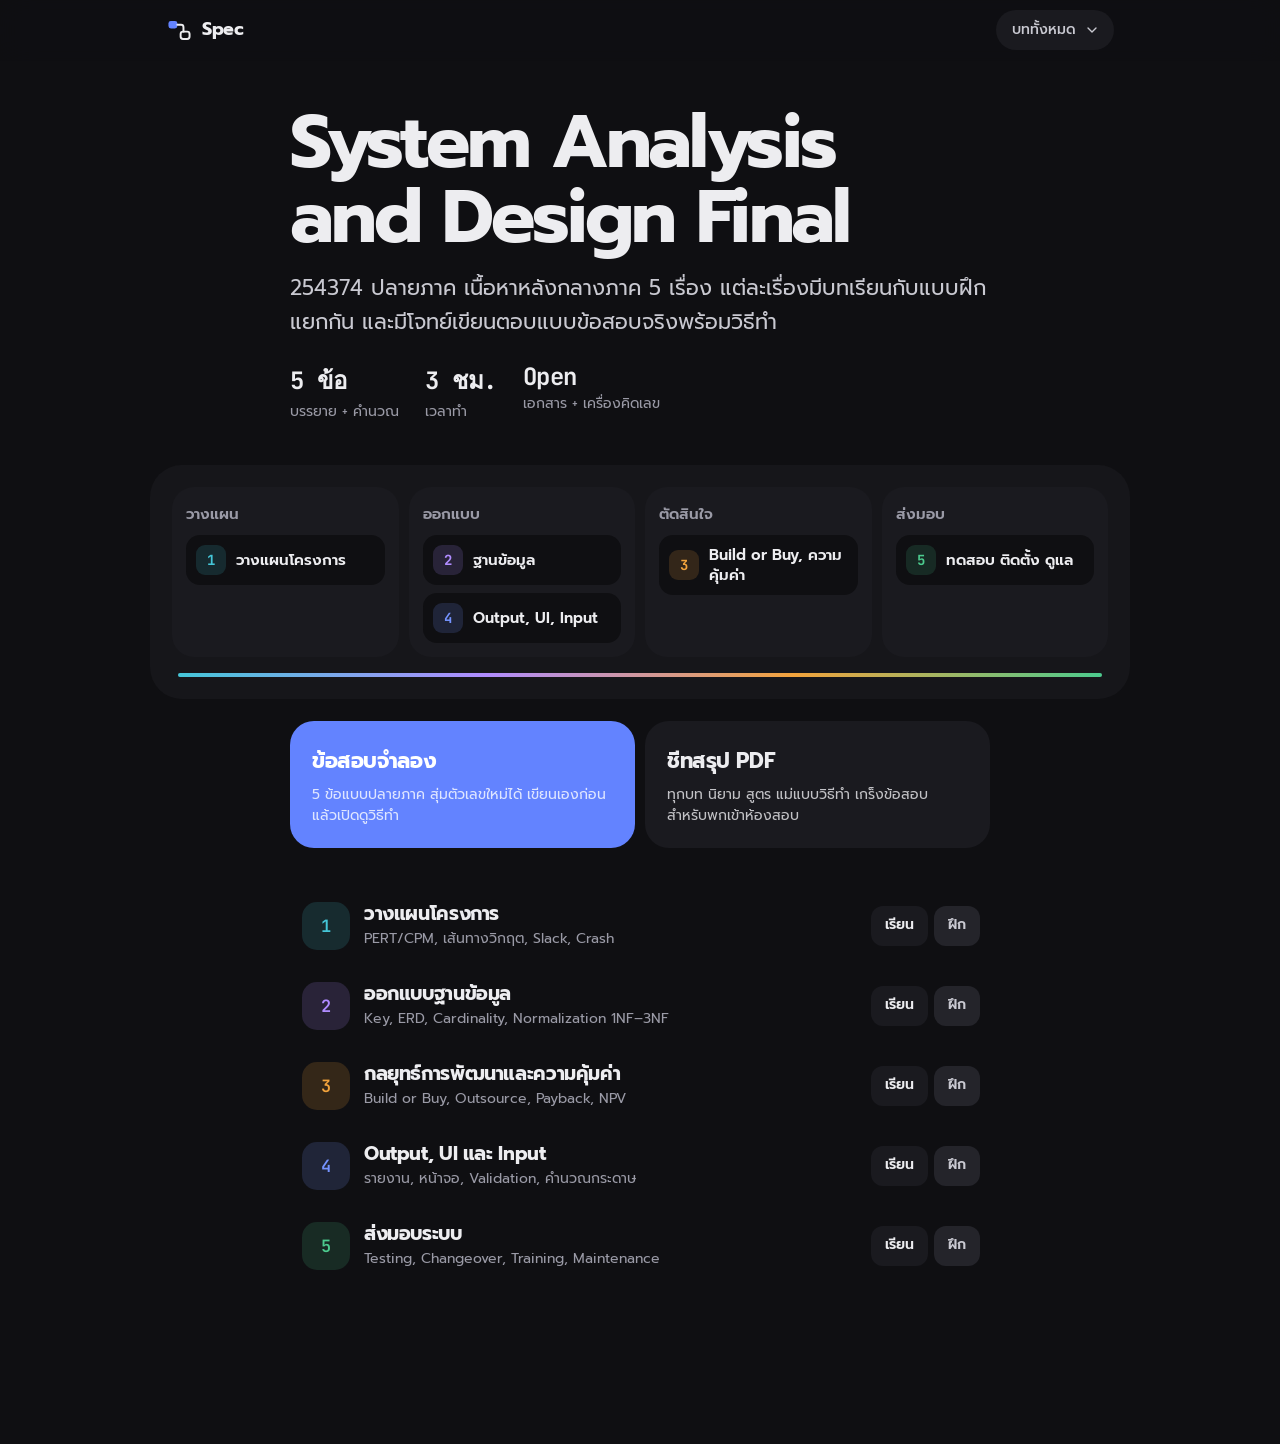
<file: index.html>
<!doctype html>
<html lang="th" data-theme="dark">
<head>
<meta charset="utf-8">
<link rel="icon" href="favicon.svg" type="image/svg+xml">
<meta name="viewport" content="width=device-width, initial-scale=1, viewport-fit=cover">
<title>Spec | SA&amp;D Final</title>
<meta name="description" content="ติว final วิชา 254374 System Analysis and Design แบบ interactive: PERT/CPM, Crash, Normalization, ERD, Payback, NPV, Output/Input design, Changeover">
<meta name="theme-color" content="#0F0F12">
<link rel="preconnect" href="https://fonts.googleapis.com">
<link rel="preconnect" href="https://fonts.gstatic.com" crossorigin>
<link rel="stylesheet" href="https://fonts.googleapis.com/css2?family=Prompt:wght@400;500;600;700&family=JetBrains+Mono:wght@400;500;600;700&display=swap">
<link rel="stylesheet" href="assets/core.css">
<style>
  .home-head { padding: 44px 0 6px; }
  .home-head h1 { font-size: clamp(42px, 8vw, 74px); line-height: 1.02; letter-spacing: -.04em; margin: 0 0 16px; font-weight: 700; text-wrap: balance; }
  .home-head p { font-size: clamp(18px, 2.4vw, 21px); line-height: 1.6; color: var(--ink-2); margin: 0; max-width: 34em; text-wrap: pretty; }
  .facts { display: flex; flex-wrap: wrap; gap: 10px 26px; margin-top: 22px; }
  .facts div { font-size: 14px; color: var(--muted); }
  .facts b { display: block; font: 700 24px var(--mono); color: var(--ink); letter-spacing: -.02em; }
  .life { margin: 34px auto 0; max-width: var(--wide); background: var(--band); border-radius: 32px; padding: 22px; }
  .life .lane { display: grid; grid-template-columns: repeat(4, 1fr); gap: 10px; }
  .life .ph { border-radius: 22px; padding: 14px; background: var(--surface); display: flex; flex-direction: column; gap: 8px; opacity: 0; transform: translateY(12px); transition: opacity 420ms ease, transform 520ms var(--ease); }
  .life.on .ph { opacity: 1; transform: none; }
  .life.on .ph:nth-child(2) { transition-delay: 120ms; } .life.on .ph:nth-child(3) { transition-delay: 240ms; } .life.on .ph:nth-child(4) { transition-delay: 360ms; }
  .life .ph h3 { margin: 0; font-size: 15px; color: var(--muted); font-weight: 600; }
  .life .ch-b { display: grid; grid-template-columns: 30px 1fr; gap: 10px; align-items: center; padding: 10px; border-radius: 14px; background: var(--bg); color: var(--ink); font-weight: 600; font-size: 15px; line-height: 1.35; transition: transform 140ms var(--ease); }
  .life .ch-b:active { transform: scale(.98); }
  .life .ch-b .n { width: 30px; height: 30px; border-radius: 9px; display: grid; place-items: center; font: 700 14px var(--mono); background: var(--zc-s); color: var(--zc); }
  .life .track { height: 4px; border-radius: 2px; background: var(--surface-2); margin: 16px 6px 0; position: relative; overflow: hidden; }
  .life .track i { position: absolute; inset: 0; background: linear-gradient(90deg, var(--c-teal), var(--c-violet), var(--c-amber), var(--c-green)); transform-origin: left; transform: scaleX(0); transition: transform 1400ms var(--ease) 300ms; }
  .life.on .track i { transform: scaleX(1); }
  .z1 { --zc: var(--c-teal); --zc-s: var(--c-teal-s); } .z2 { --zc: var(--c-violet); --zc-s: var(--c-violet-s); } .z3 { --zc: var(--c-amber); --zc-s: var(--c-amber-s); } .z4 { --zc: var(--c-blue); --zc-s: var(--c-blue-s); } .z5 { --zc: var(--c-green); --zc-s: var(--c-green-s); }
  @media (max-width: 760px) { .life .lane { grid-template-columns: 1fr 1fr; } }
  .chaps { max-width: var(--col); margin: 40px auto 0; display: grid; gap: 4px; }
  .ch { display: grid; grid-template-columns: 48px 1fr auto; gap: 14px; align-items: center; padding: 14px 10px 14px 12px; border-radius: 20px; }
  .ch .n { width: 48px; height: 48px; border-radius: 15px; display: grid; place-items: center; font: 600 17px var(--mono); background: var(--zc-s); color: var(--zc); }
  .ch .t { font-size: 19px; font-weight: 700; letter-spacing: -.02em; line-height: 1.3; color: var(--ink); }
  .ch .s { font-size: 14px; color: var(--muted); line-height: 1.5; margin-top: 2px; }
  .ch .go { display: flex; gap: 6px; }
  .ch .go a { height: 40px; padding: 0 14px; border-radius: 12px; background: var(--surface); color: var(--ink); font-size: 14px; font-weight: 600; display: inline-flex; align-items: center; }
  .ch .go a.p { background: var(--surface-2); color: var(--ink-2); }
  @media (max-width: 520px) { .ch { grid-template-columns: 40px 1fr; } .ch .n { width: 40px; height: 40px; } .ch .go { grid-column: 2; } }
  .big2 { max-width: var(--col); margin: 22px auto 0; display: grid; grid-template-columns: 1fr 1fr; gap: 10px; }
  .big2 a { border-radius: 24px; padding: 22px; color: var(--ink); display: block; transition: transform 140ms var(--ease); }
  .big2 a:active { transform: scale(.98); }
  .big2 a.ex { background: var(--accent); color: var(--on-accent); }
  .big2 a.sh { background: var(--surface); }
  .big2 .t { font-size: 21px; font-weight: 700; letter-spacing: -.02em; }
  .big2 .s { font-size: 14px; opacity: .8; margin-top: 4px; line-height: 1.5; }
  @media (max-width: 520px) { .big2 { grid-template-columns: 1fr; } }
</style>
</head>
<body>
<main>
  <div class="col home-head">
    <h1>System Analysis and Design Final</h1>
    <p>254374 ปลายภาค เนื้อหาหลังกลางภาค 5 เรื่อง แต่ละเรื่องมีบทเรียนกับแบบฝึกแยกกัน และมีโจทย์เขียนตอบแบบข้อสอบจริงพร้อมวิธีทำ</p>
    <div class="facts"><div><b>5 ข้อ</b>บรรยาย + คำนวณ</div><div><b>3 ชม.</b>เวลาทำ</div><div><b>Open</b>เอกสาร + เครื่องคิดเลข</div></div>
  </div>

  <div class="life" id="life">
    <div class="lane">
      <div class="ph z1"><h3>วางแผน</h3><a class="ch-b z1" href="plan.html"><span class="n">1</span>วางแผนโครงการ</a></div>
      <div class="ph"><h3>ออกแบบ</h3><a class="ch-b z2" href="data.html"><span class="n">2</span>ฐานข้อมูล</a><a class="ch-b z4" href="io.html"><span class="n">4</span>Output, UI, Input</a></div>
      <div class="ph"><h3>ตัดสินใจ</h3><a class="ch-b z3" href="money.html"><span class="n">3</span>Build or Buy, ความคุ้มค่า</a></div>
      <div class="ph"><h3>ส่งมอบ</h3><a class="ch-b z5" href="deliver.html"><span class="n">5</span>ทดสอบ ติดตั้ง ดูแล</a></div>
    </div>
    <div class="track"><i></i></div>
  </div>

  <div class="big2">
    <a class="ex" href="exam.html"><div class="t">ข้อสอบจำลอง</div><div class="s">5 ข้อแบบปลายภาค สุ่มตัวเลขใหม่ได้ เขียนเองก่อนแล้วเปิดดูวิธีทำ</div></a>
    <a class="sh" href="sheet.html"><div class="t">ชีทสรุป PDF</div><div class="s">ทุกบท นิยาม สูตร แม่แบบวิธีทำ เกร็งข้อสอบ สำหรับพกเข้าห้องสอบ</div></a>
  </div>

  <div class="chaps" id="chaps"></div>
</main>
<script src="assets/core.js"></script>
<script>
  Hop.page(0);
  const Z = ['', 'z1', 'z2', 'z3', 'z4', 'z5'];
  Hop.$('#chaps').append(...Hop.CHAPTERS.filter(c => c.id !== 'exam').map(c => Hop.el('div', { class: 'ch ' + Z[c.n] },
    Hop.el('a', { class: 'n', href: c.href, text: c.n }),
    Hop.el('a', { href: c.href }, Hop.el('div', { class: 't', text: c.t }), Hop.el('div', { class: 's', text: c.s })),
    Hop.el('div', { class: 'go' }, Hop.el('a', { href: c.href, text: 'เรียน' }), Hop.el('a', { class: 'p', href: 'practice.html?c=' + c.id, text: 'ฝึก' })))));
  Hop.onView(Hop.$('#life'), () => Hop.$('#life').classList.add('on'), .3);
</script>
</body>
</html>
</file>
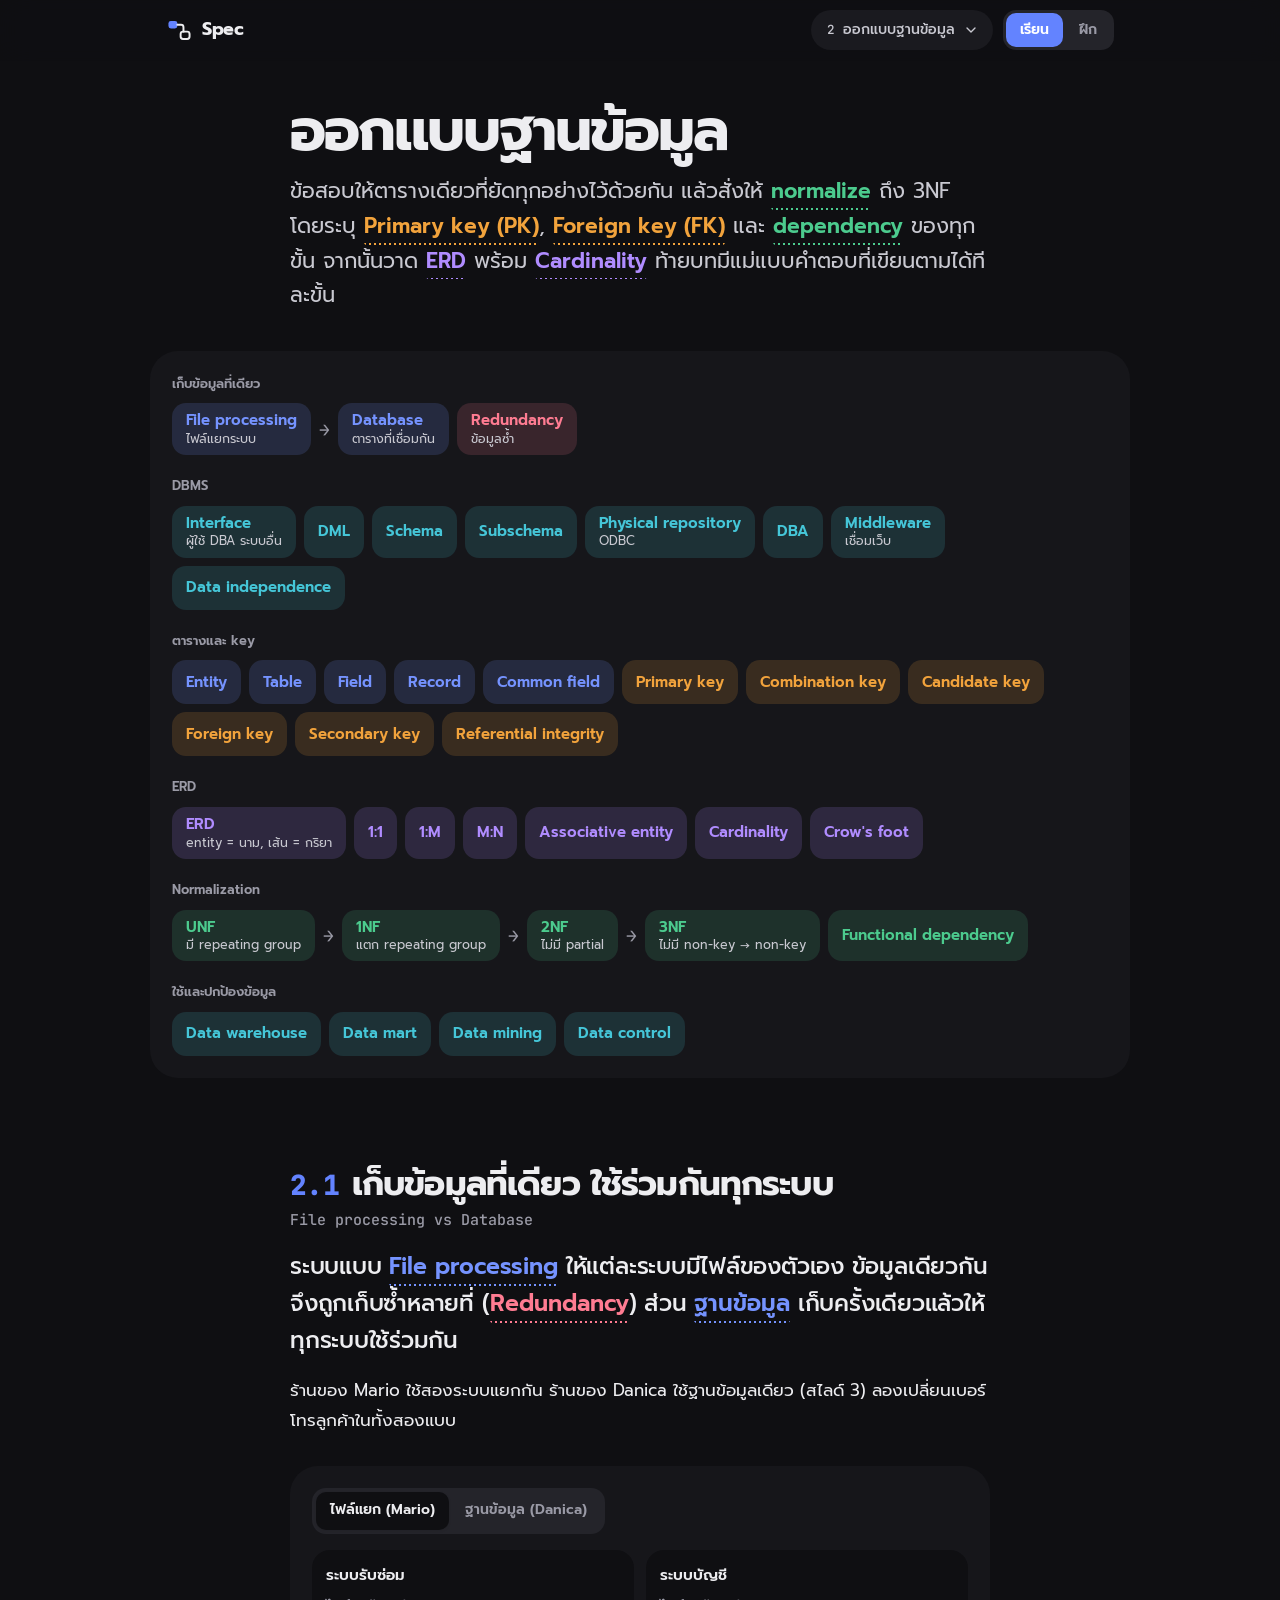
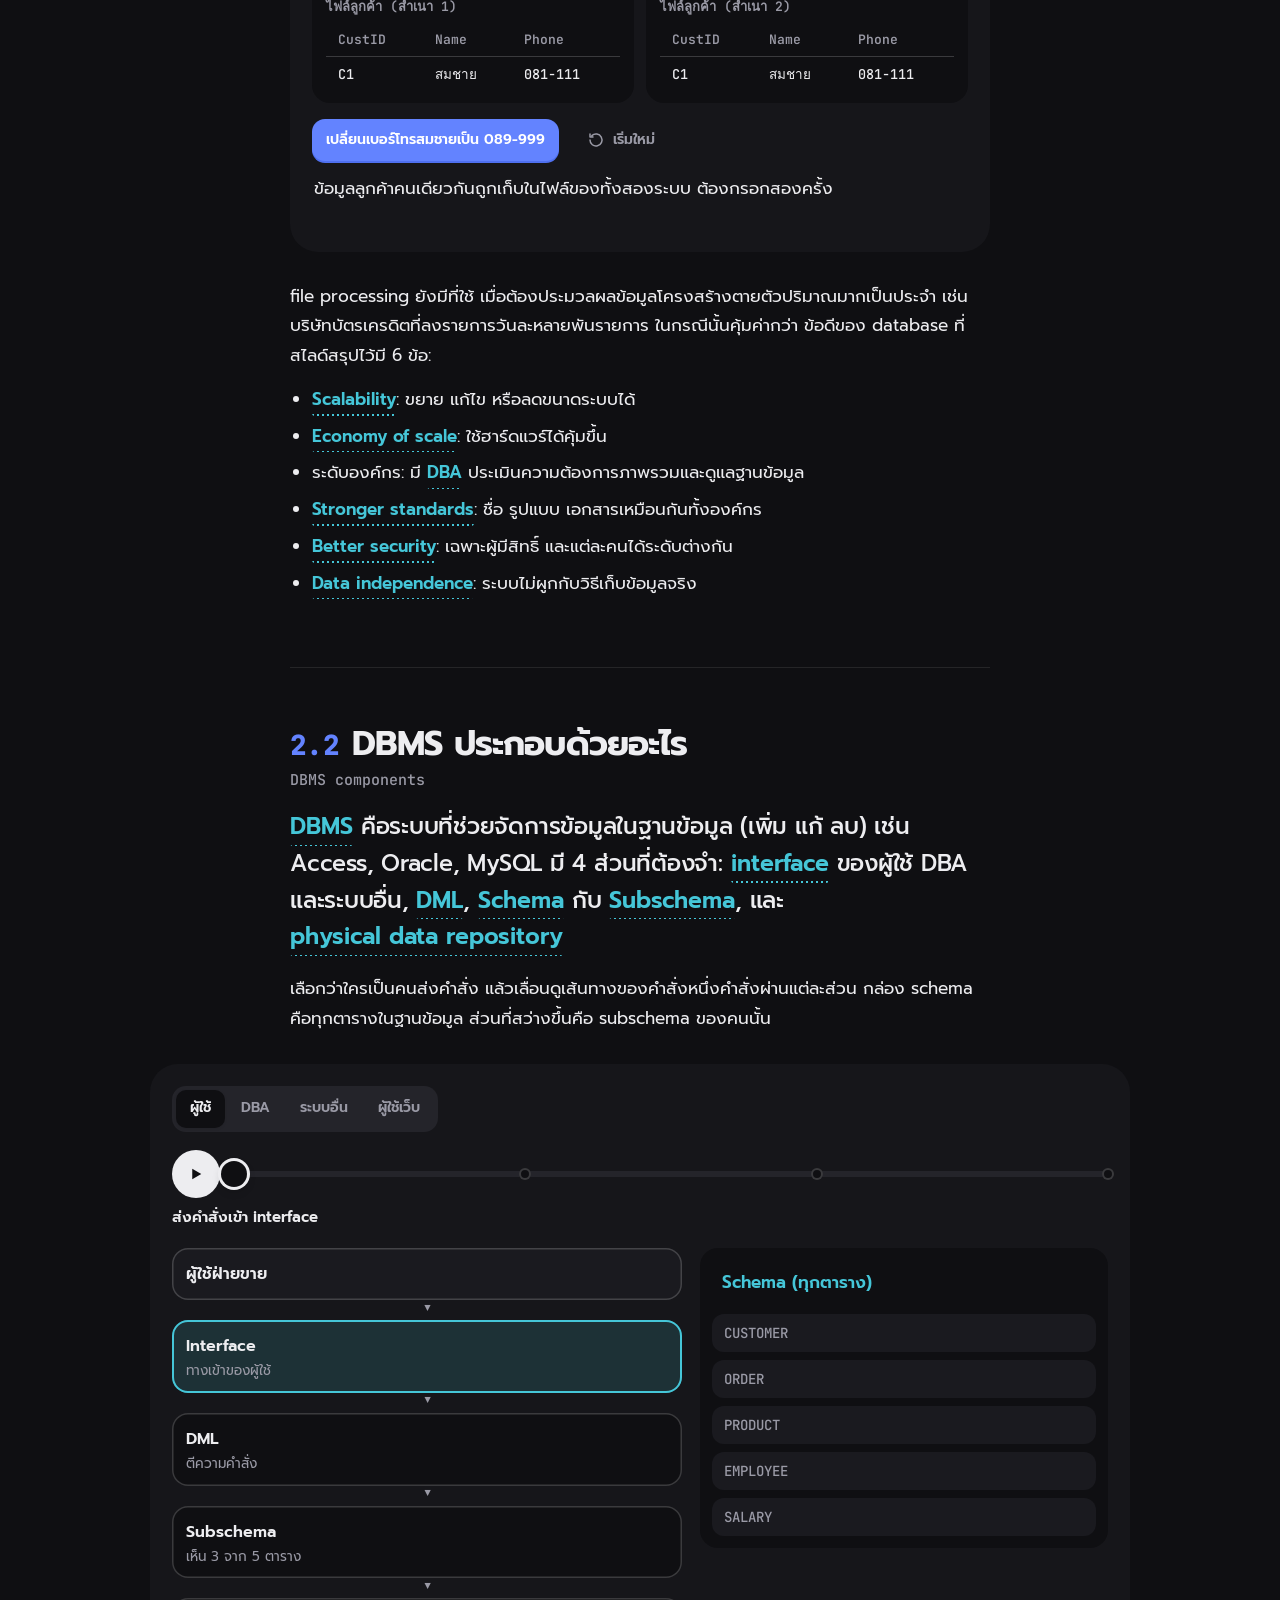
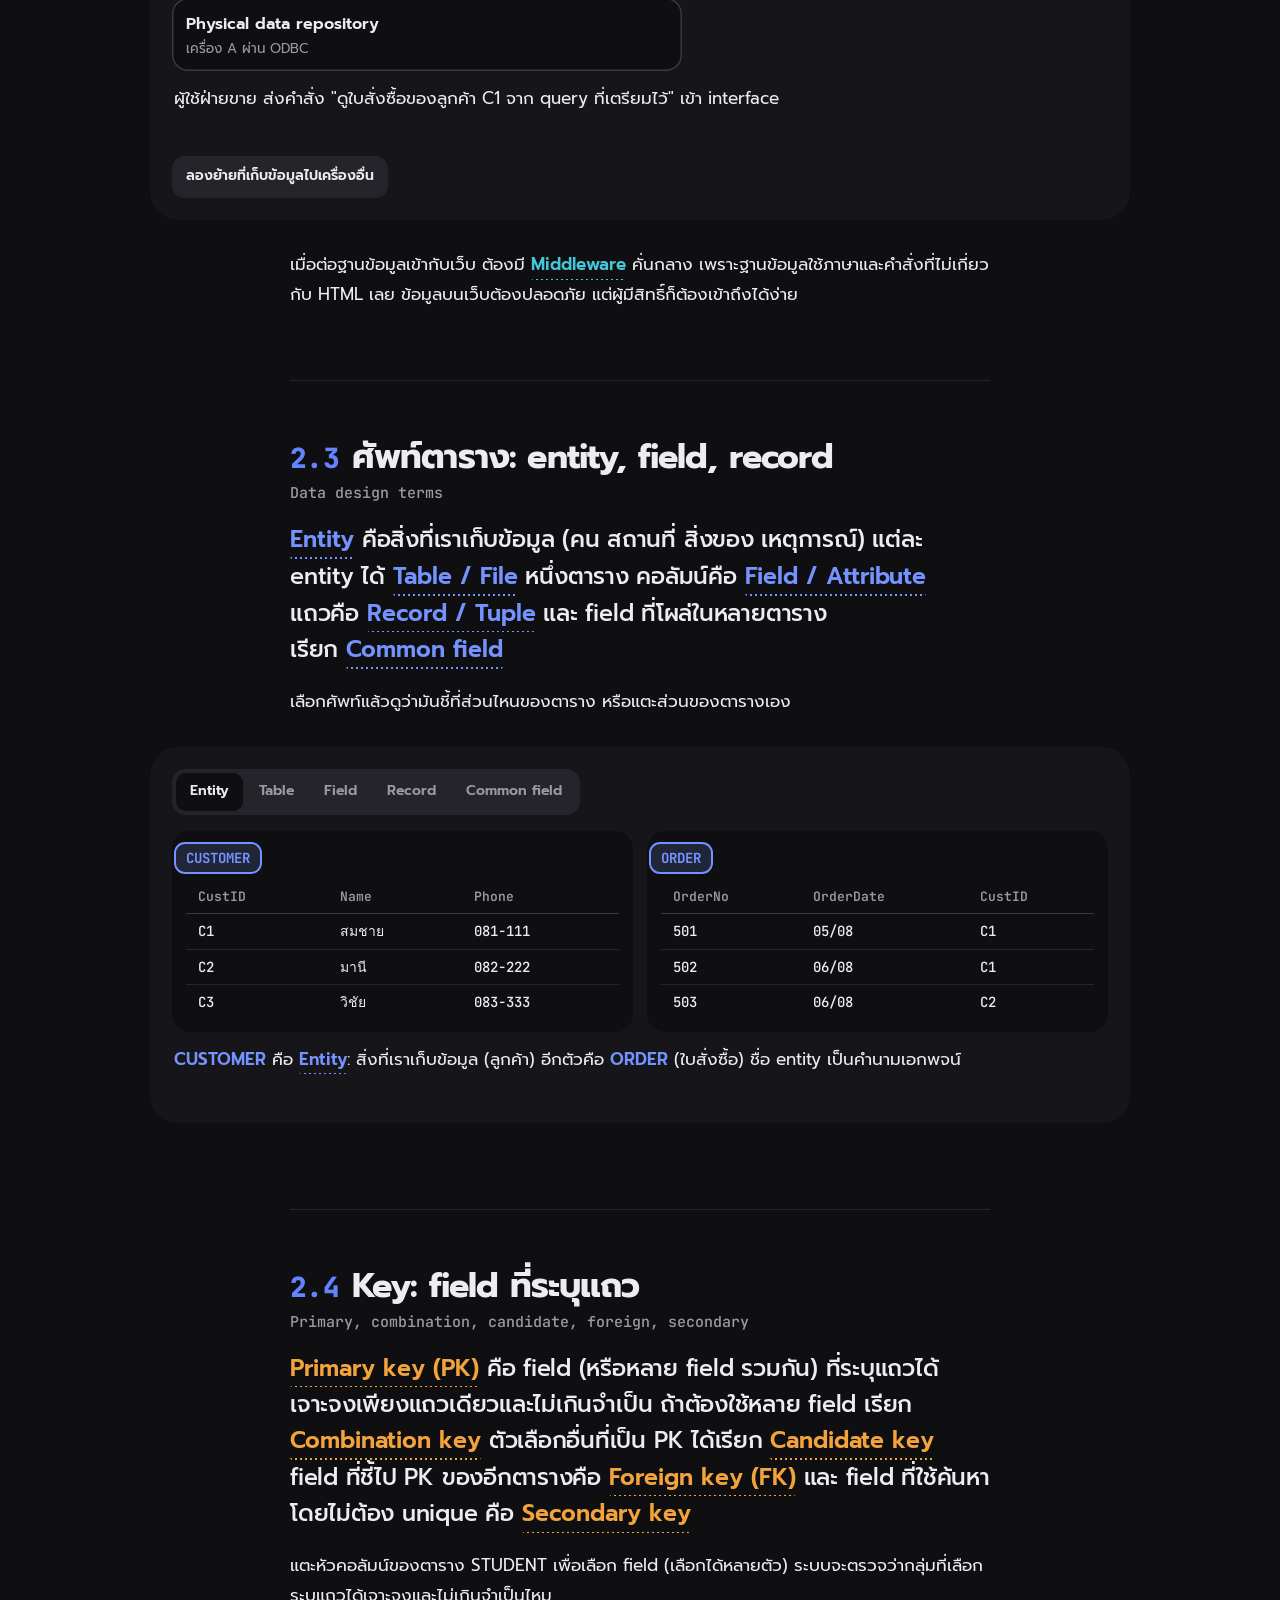
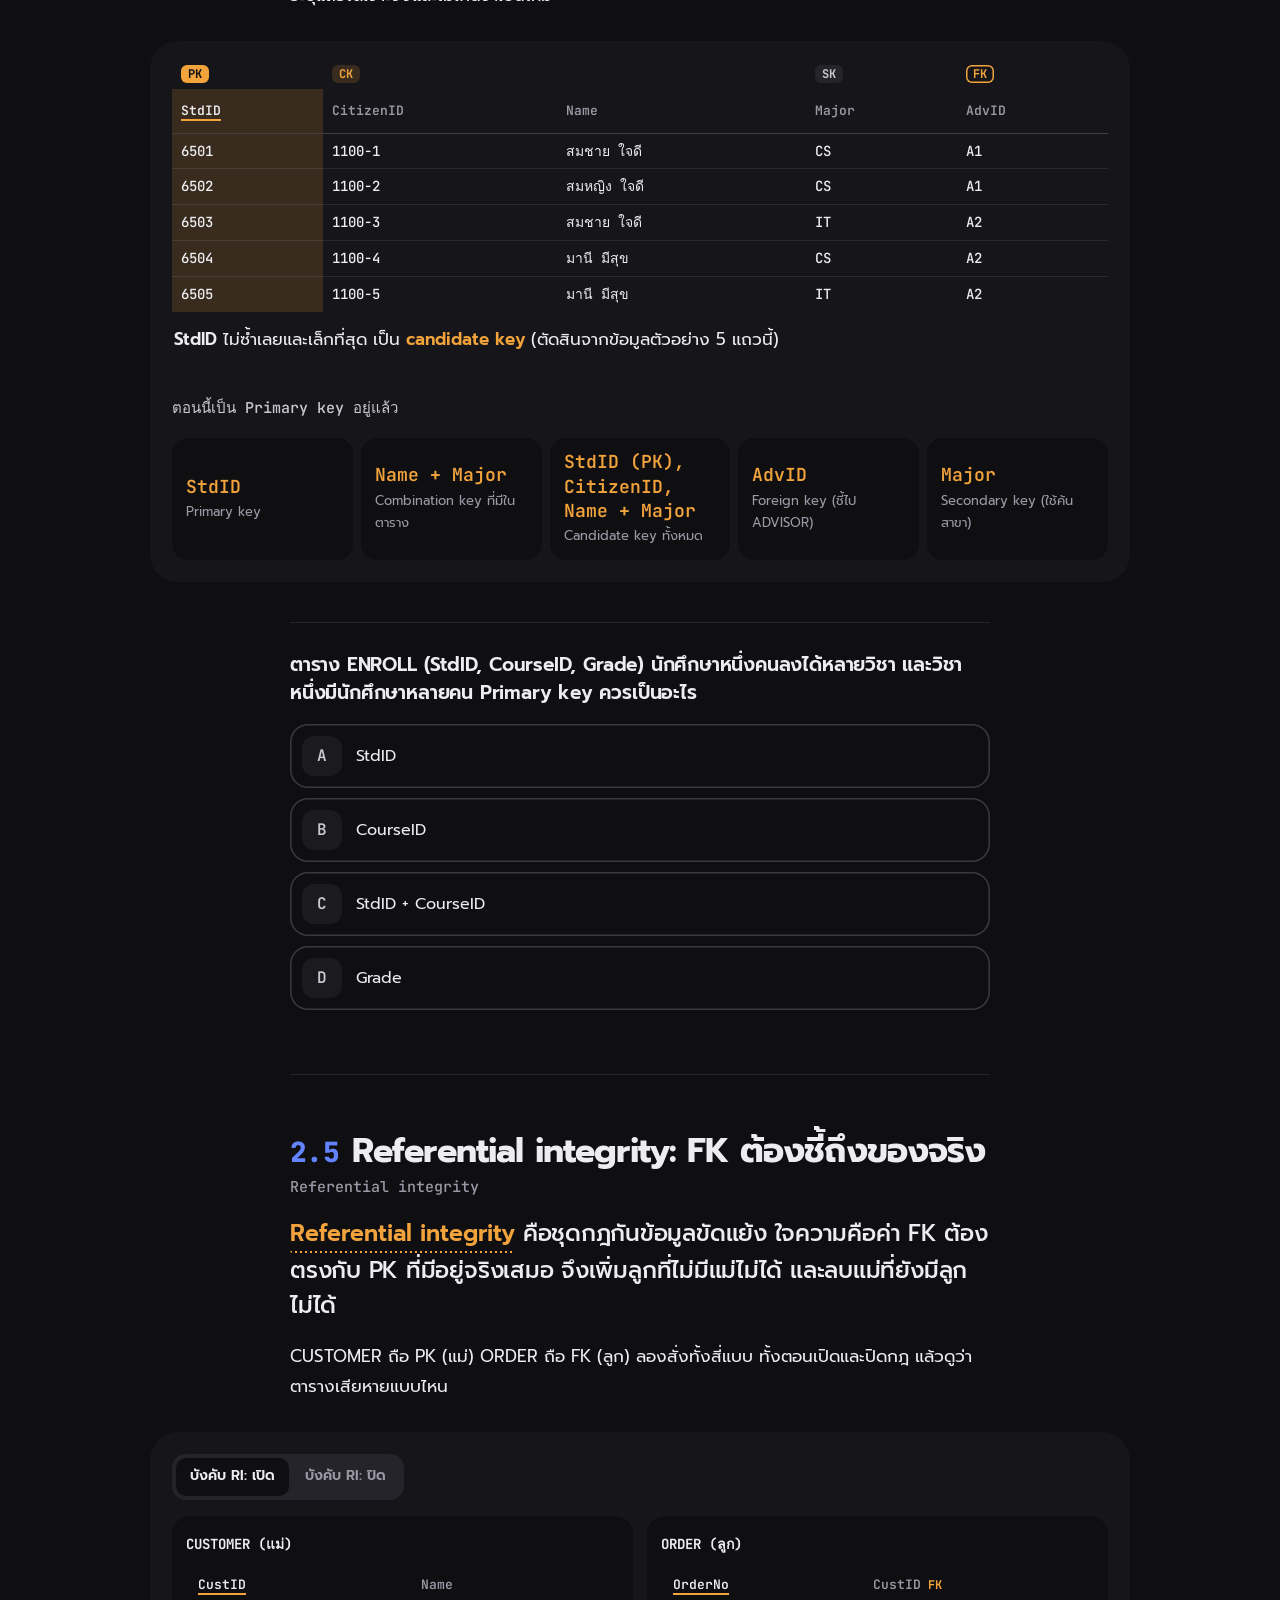
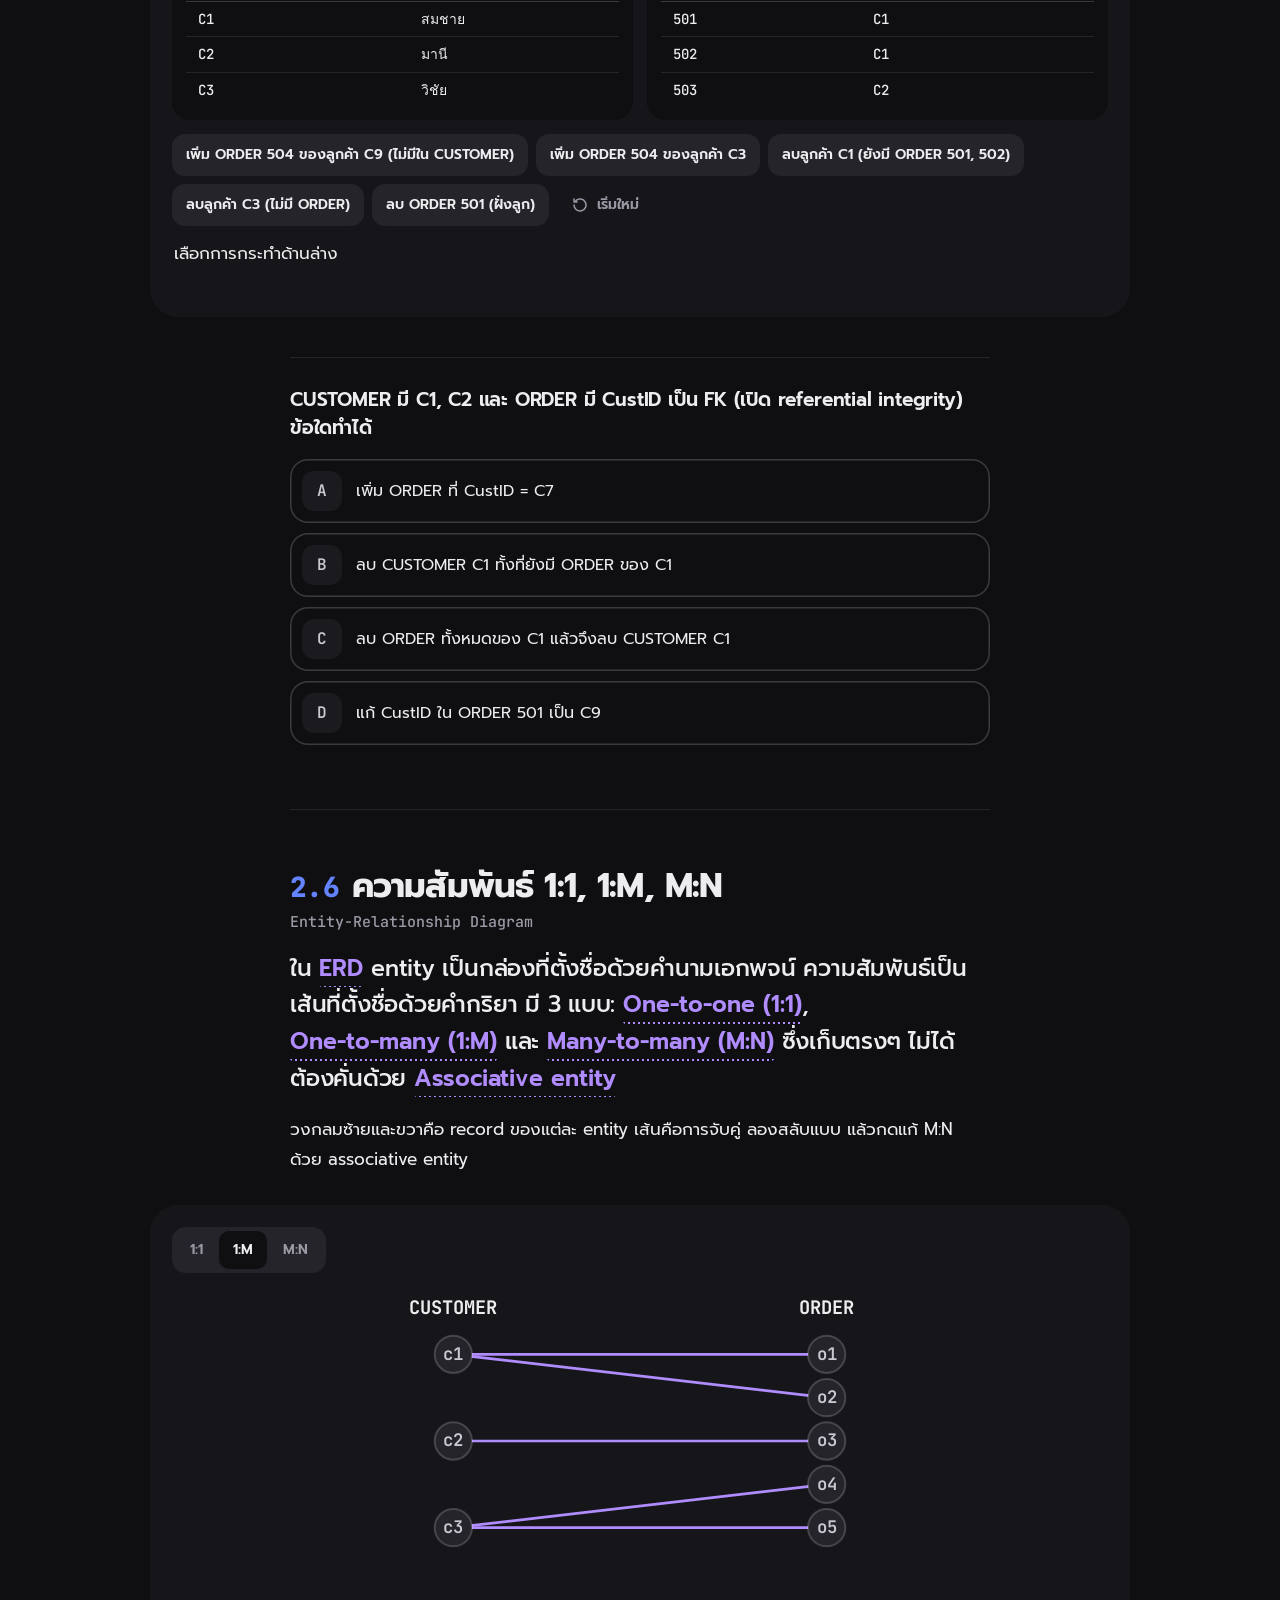
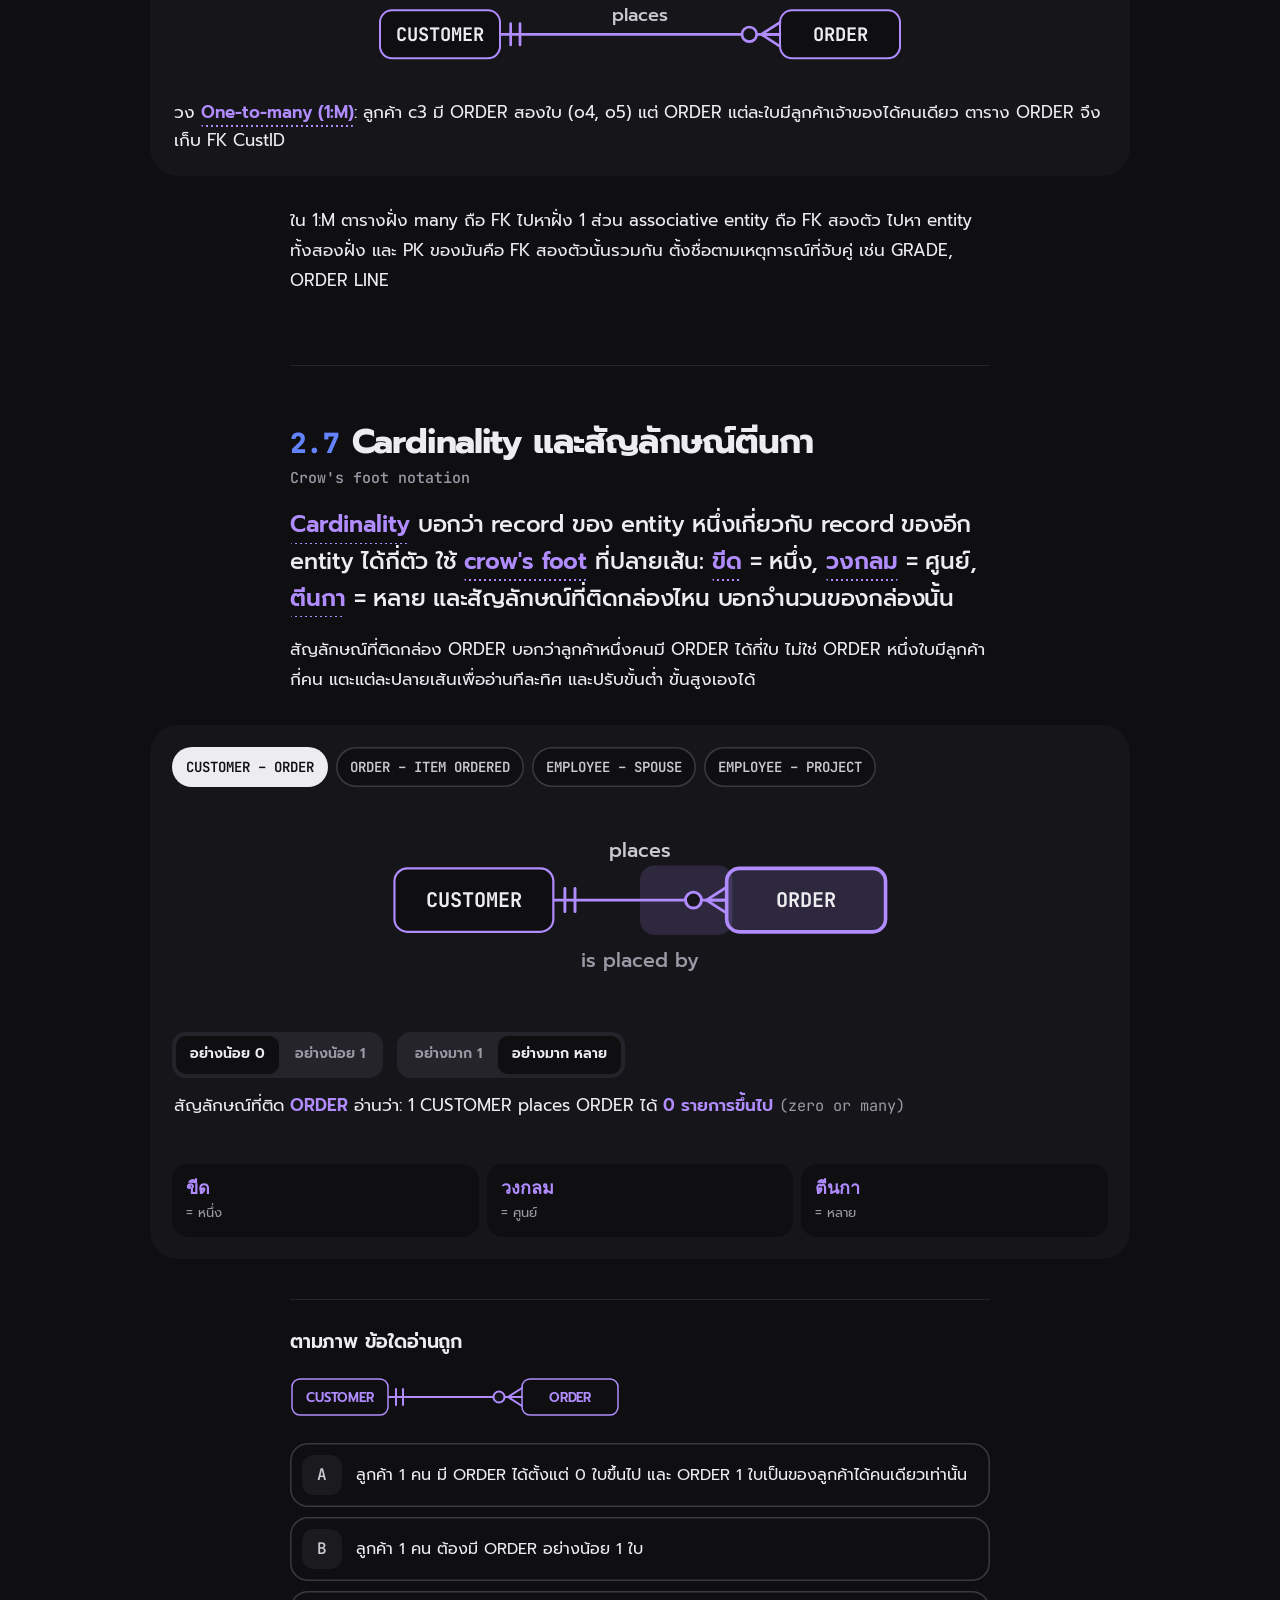
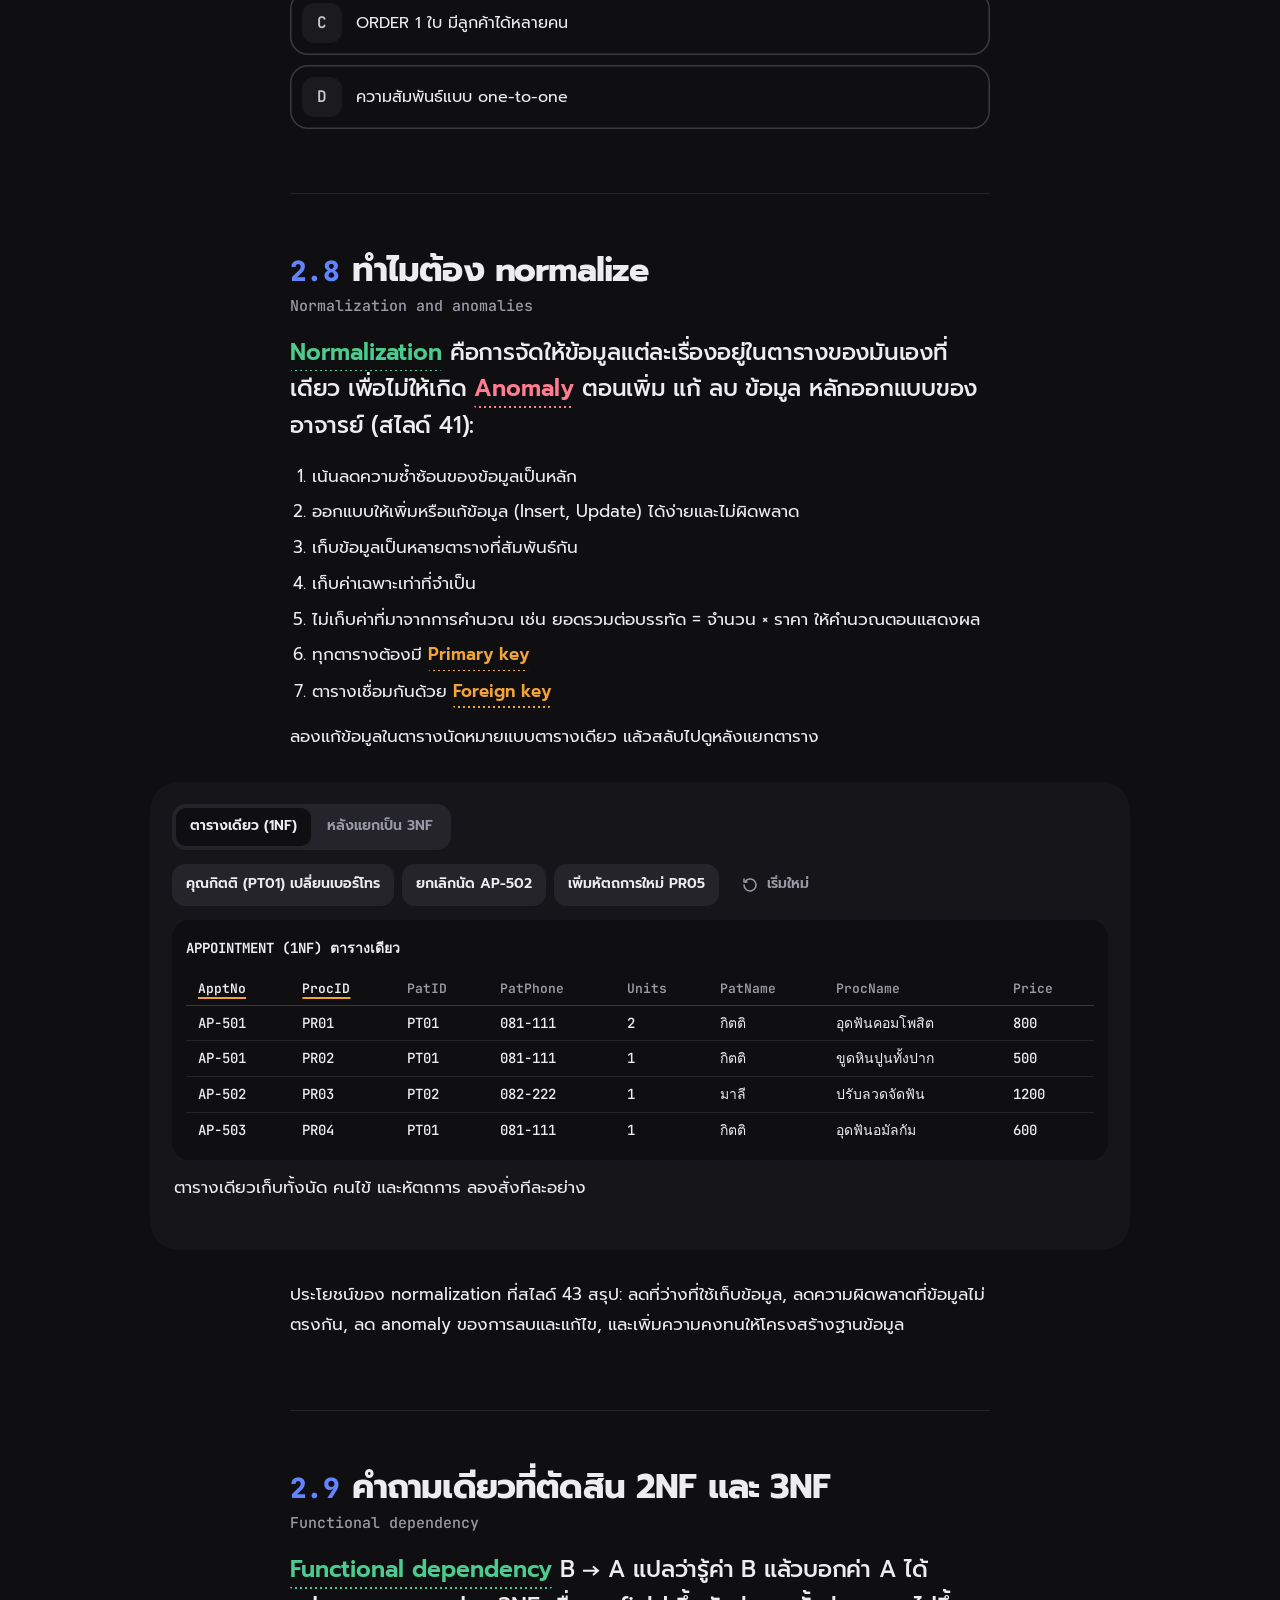
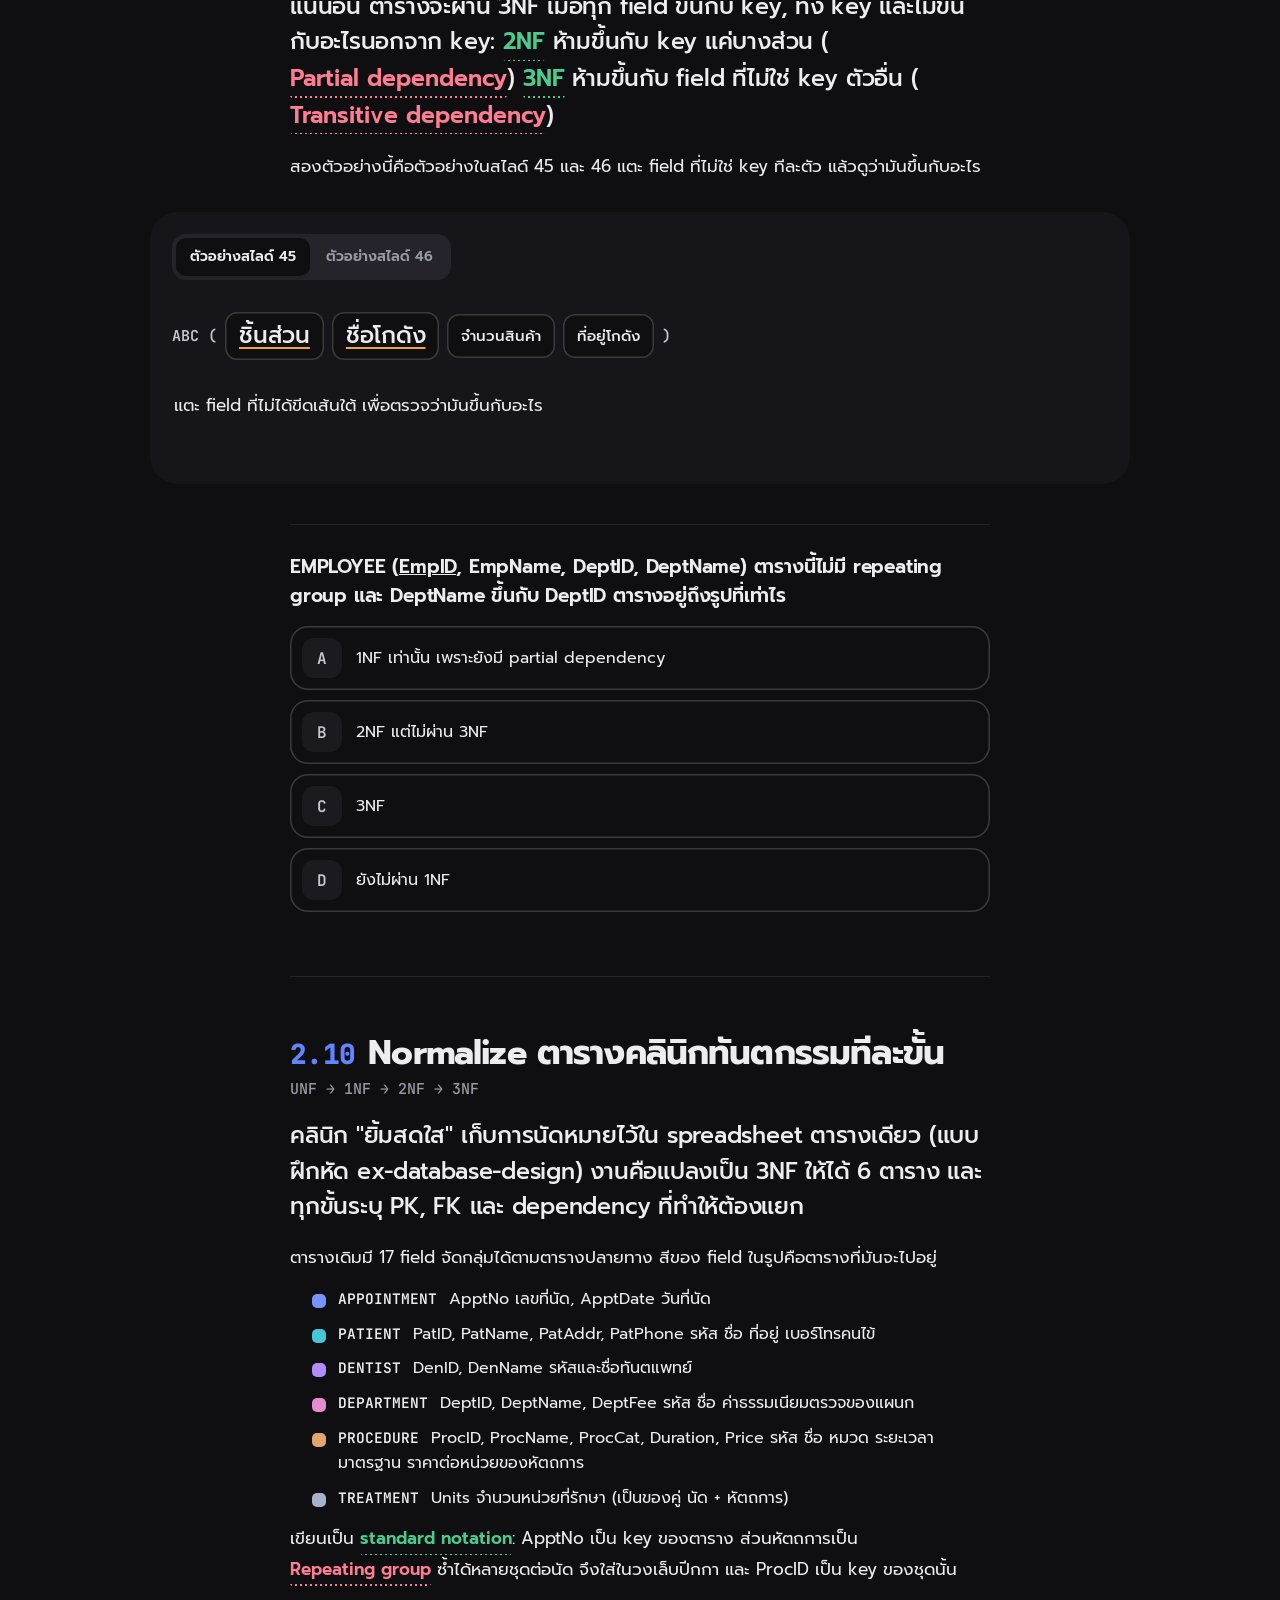
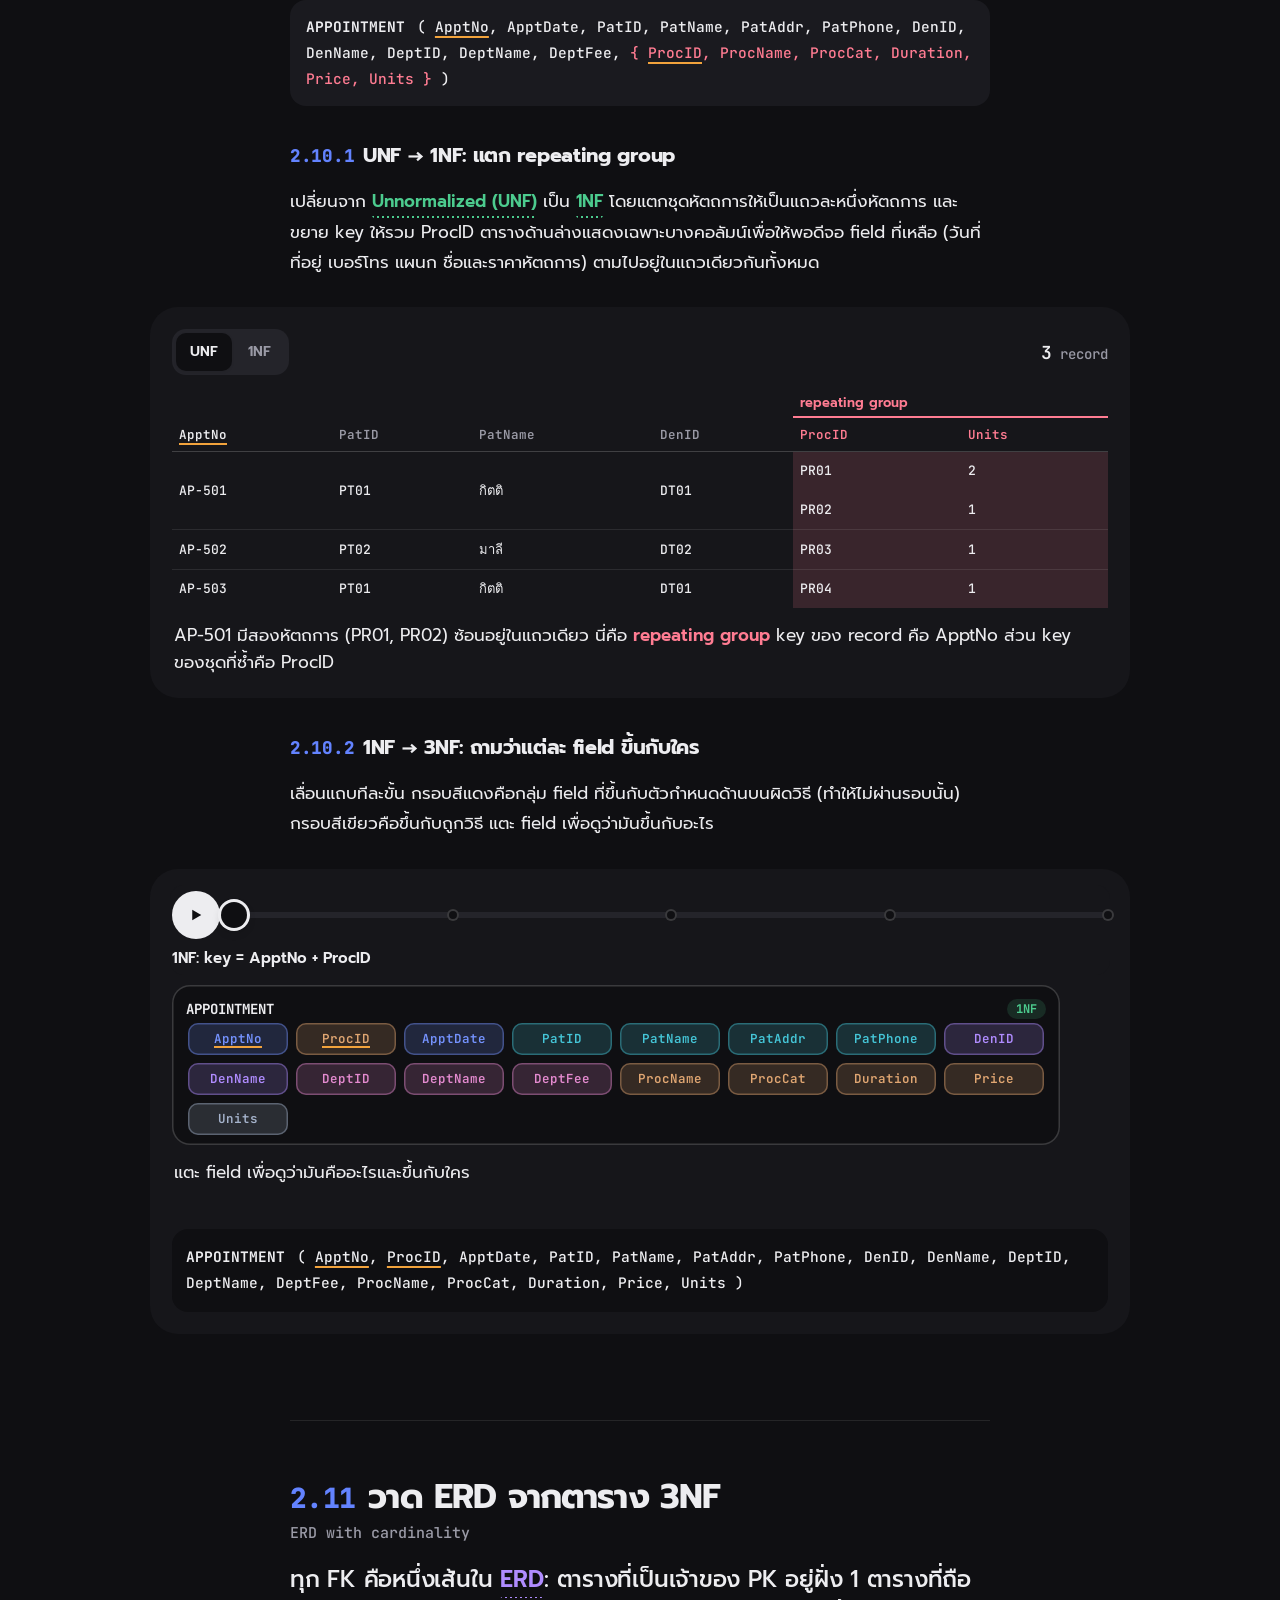
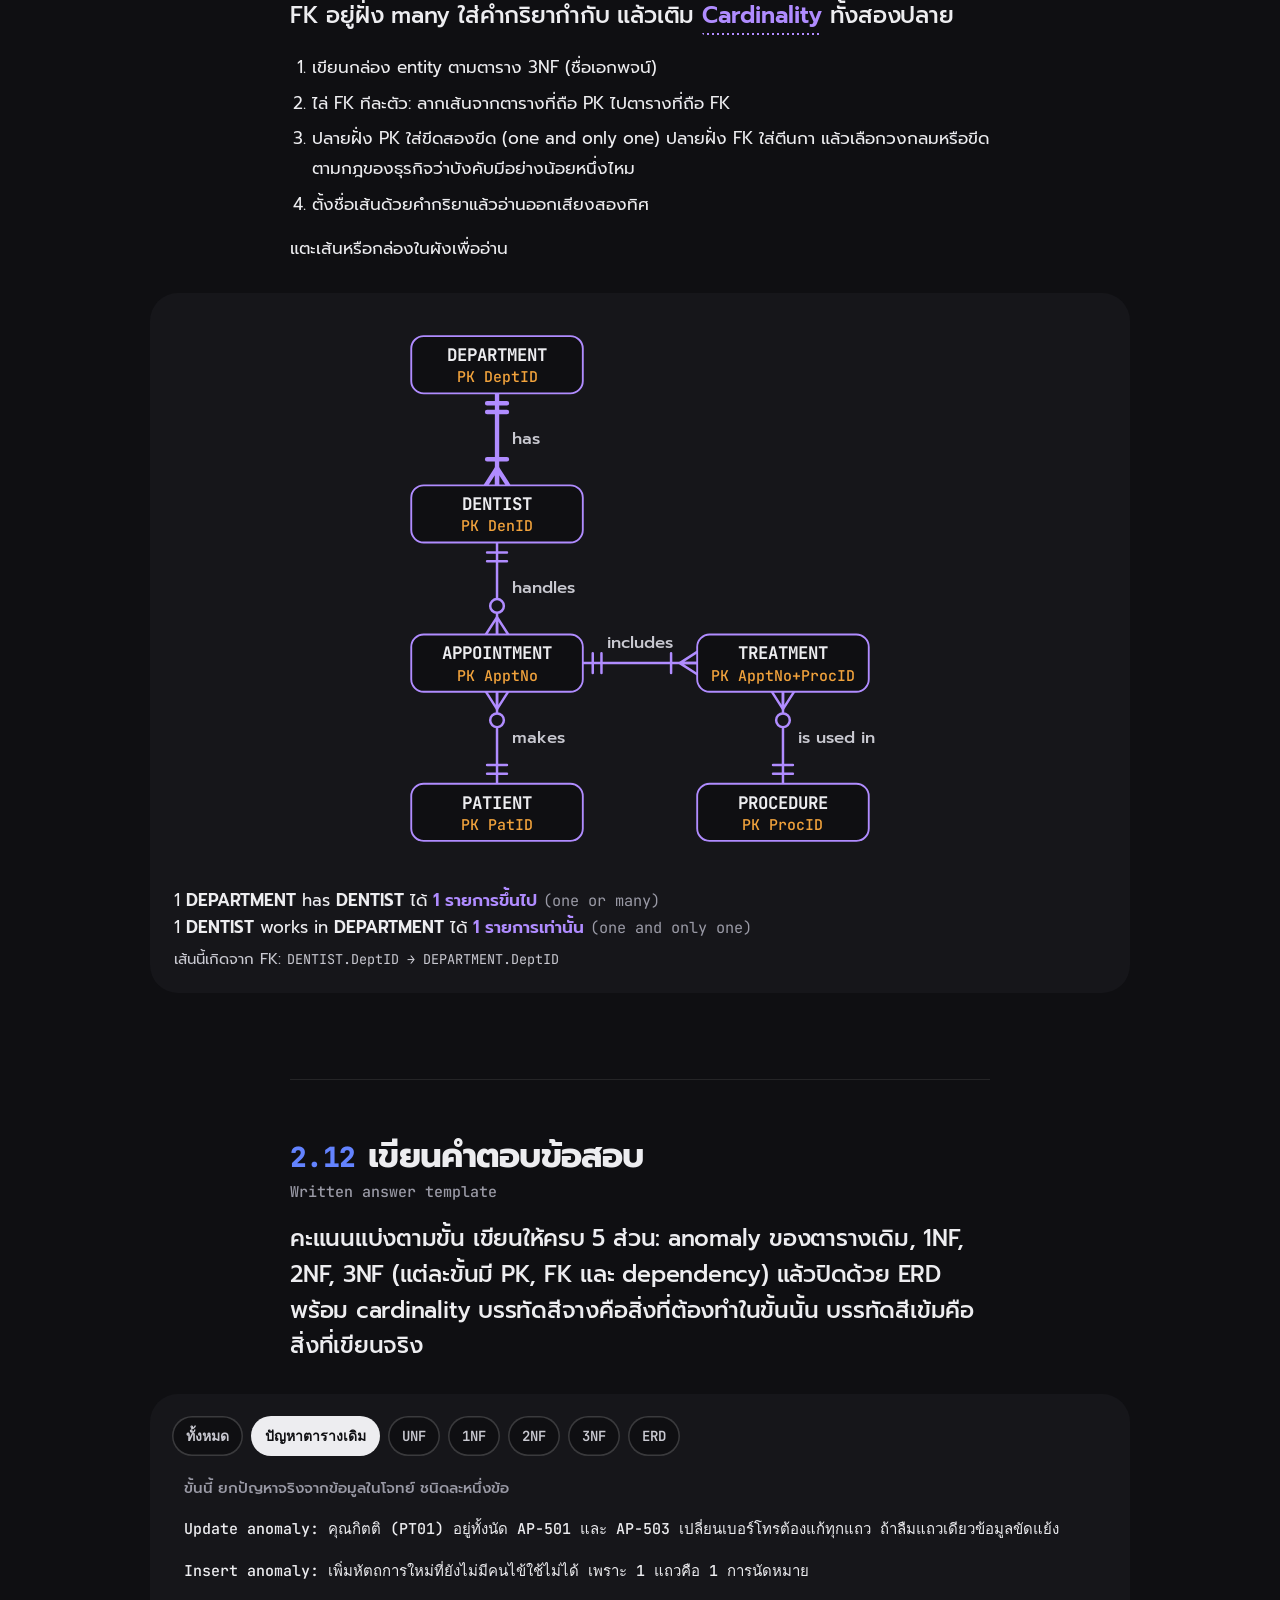
<file: data.html>
<!doctype html>
<html lang="th" data-theme="dark">
<head>
<meta charset="utf-8">
<link rel="icon" href="favicon.svg" type="image/svg+xml">
<meta name="viewport" content="width=device-width, initial-scale=1, viewport-fit=cover">
<title>ออกแบบฐานข้อมูล | Spec</title>
<meta name="theme-color" content="#0F0F12">
<link rel="preconnect" href="https://fonts.googleapis.com">
<link rel="preconnect" href="https://fonts.gstatic.com" crossorigin>
<link rel="stylesheet" href="https://fonts.googleapis.com/css2?family=Prompt:wght@400;500;600;700&family=JetBrains+Mono:wght@400;500;600;700&display=swap">
<link rel="stylesheet" href="assets/core.css">
<link rel="stylesheet" href="assets/data.css">
<link rel="stylesheet" href="assets/scen.css">
</head>
<body>
<main>
  <div class="col head">
    <h1>ออกแบบฐานข้อมูล</h1>
    <p class="lede">ข้อสอบให้ตารางเดียวที่ยัดทุกอย่างไว้ด้วยกัน แล้วสั่งให้ [[norm|normalize]] ถึง 3NF โดยระบุ [[pk]], [[fk]] และ [[fd|dependency]] ของทุกขั้น จากนั้นวาด [[erd]] พร้อม [[cardinality]] ท้ายบทมีแม่แบบคำตอบที่เขียนตามได้ทีละขั้น</p>
  </div>

  <div class="fig map" id="map"></div>

  <section class="idea col" id="s-file">
    <h2>เก็บข้อมูลที่เดียว ใช้ร่วมกันทุกระบบ<span class="en">File processing vs Database</span></h2>
    <p class="key">ระบบแบบ [[filesys]] ให้แต่ละระบบมีไฟล์ของตัวเอง ข้อมูลเดียวกันจึงถูกเก็บซ้ำหลายที่ ([[redundancy]]) ส่วน [[database]] เก็บครั้งเดียวแล้วให้ทุกระบบใช้ร่วมกัน</p>
    <p>ร้านของ Mario ใช้สองระบบแยกกัน ร้านของ Danica ใช้ฐานข้อมูลเดียว (สไลด์ 3) ลองเปลี่ยนเบอร์โทรลูกค้าในทั้งสองแบบ</p>
    <div class="fig in-col" id="fig-file"></div>
    <p>file processing ยังมีที่ใช้ เมื่อต้องประมวลผลข้อมูลโครงสร้างตายตัวปริมาณมากเป็นประจำ เช่น บริษัทบัตรเครดิตที่ลงรายการวันละหลายพันรายการ ในกรณีนั้นคุ้มค่ากว่า ข้อดีของ database ที่สไลด์สรุปไว้มี 6 ข้อ:</p>
    <ul>
      <li>[[scal]]: ขยาย แก้ไข หรือลดขนาดระบบได้</li>
      <li>[[econ]]: ใช้ฮาร์ดแวร์ได้คุ้มขึ้น</li>
      <li>ระดับองค์กร: มี [[dba]] ประเมินความต้องการภาพรวมและดูแลฐานข้อมูล</li>
      <li>[[stdz]]: ชื่อ รูปแบบ เอกสารเหมือนกันทั้งองค์กร</li>
      <li>[[secur]]: เฉพาะผู้มีสิทธิ์ และแต่ละคนได้ระดับต่างกัน</li>
      <li>[[indep]]: ระบบไม่ผูกกับวิธีเก็บข้อมูลจริง</li>
    </ul>
  </section>

  <section class="idea col" id="s-dbms">
    <h2>DBMS ประกอบด้วยอะไร<span class="en">DBMS components</span></h2>
    <p class="key">[[dbms]] คือระบบที่ช่วยจัดการข้อมูลในฐานข้อมูล (เพิ่ม แก้ ลบ) เช่น Access, Oracle, MySQL มี 4 ส่วนที่ต้องจำ: [[iface|interface]] ของผู้ใช้ DBA และระบบอื่น, [[dml]], [[schema]] กับ [[subschema]], และ [[repo|physical data repository]]</p>
    <p>เลือกว่าใครเป็นคนส่งคำสั่ง แล้วเลื่อนดูเส้นทางของคำสั่งหนึ่งคำสั่งผ่านแต่ละส่วน กล่อง schema คือทุกตารางในฐานข้อมูล ส่วนที่สว่างขึ้นคือ subschema ของคนนั้น</p>
    <div class="fig" id="fig-dbms"></div>
    <p>เมื่อต่อฐานข้อมูลเข้ากับเว็บ ต้องมี [[middleware]] คั่นกลาง เพราะฐานข้อมูลใช้ภาษาและคำสั่งที่ไม่เกี่ยวกับ HTML เลย ข้อมูลบนเว็บต้องปลอดภัย แต่ผู้มีสิทธิ์ก็ต้องเข้าถึงได้ง่าย</p>
  </section>

  <section class="idea col" id="s-terms">
    <h2>ศัพท์ตาราง: entity, field, record<span class="en">Data design terms</span></h2>
    <p class="key">[[entity]] คือสิ่งที่เราเก็บข้อมูล (คน สถานที่ สิ่งของ เหตุการณ์) แต่ละ entity ได้ [[table]] หนึ่งตาราง คอลัมน์คือ [[field]] แถวคือ [[record]] และ field ที่โผล่ในหลายตารางเรียก [[commonfield]]</p>
    <p>เลือกศัพท์แล้วดูว่ามันชี้ที่ส่วนไหนของตาราง หรือแตะส่วนของตารางเอง</p>
    <div class="fig" id="fig-terms"></div>
  </section>

  <section class="idea col" id="s-keys">
    <h2>Key: field ที่ระบุแถว<span class="en">Primary, combination, candidate, foreign, secondary</span></h2>
    <p class="key">[[pk]] คือ field (หรือหลาย field รวมกัน) ที่ระบุแถวได้เจาะจงเพียงแถวเดียวและไม่เกินจำเป็น ถ้าต้องใช้หลาย field เรียก [[combkey]] ตัวเลือกอื่นที่เป็น PK ได้เรียก [[candkey]] field ที่ชี้ไป PK ของอีกตารางคือ [[fk]] และ field ที่ใช้ค้นหาโดยไม่ต้อง unique คือ [[seckey]]</p>
    <p>แตะหัวคอลัมน์ของตาราง STUDENT เพื่อเลือก field (เลือกได้หลายตัว) ระบบจะตรวจว่ากลุ่มที่เลือกระบุแถวได้เจาะจงและไม่เกินจำเป็นไหม</p>
    <div class="fig" id="fig-keys"></div>
    <div id="q-keys"></div>
  </section>

  <section class="idea col" id="s-ri">
    <h2>Referential integrity: FK ต้องชี้ถึงของจริง<span class="en">Referential integrity</span></h2>
    <p class="key">[[ri]] คือชุดกฎกันข้อมูลขัดแย้ง ใจความคือค่า FK ต้องตรงกับ PK ที่มีอยู่จริงเสมอ จึงเพิ่มลูกที่ไม่มีแม่ไม่ได้ และลบแม่ที่ยังมีลูกไม่ได้</p>
    <p>CUSTOMER ถือ PK (แม่) ORDER ถือ FK (ลูก) ลองสั่งทั้งสี่แบบ ทั้งตอนเปิดและปิดกฎ แล้วดูว่าตารางเสียหายแบบไหน</p>
    <div class="fig" id="fig-ri"></div>
    <div id="q-ri"></div>
  </section>

  <section class="idea col" id="s-rel">
    <h2>ความสัมพันธ์ 1:1, 1:M, M:N<span class="en">Entity-Relationship Diagram</span></h2>
    <p class="key">ใน [[erd]] entity เป็นกล่องที่ตั้งชื่อด้วยคำนามเอกพจน์ ความสัมพันธ์เป็นเส้นที่ตั้งชื่อด้วยคำกริยา มี 3 แบบ: [[r11]], [[r1m]] และ [[rmn]] ซึ่งเก็บตรงๆ ไม่ได้ ต้องคั่นด้วย [[assoc]]</p>
    <p>วงกลมซ้ายและขวาคือ record ของแต่ละ entity เส้นคือการจับคู่ ลองสลับแบบ แล้วกดแก้ M:N ด้วย associative entity</p>
    <div class="fig" id="fig-rel"></div>
    <p>ใน 1:M ตารางฝั่ง many ถือ FK ไปหาฝั่ง 1 ส่วน associative entity ถือ FK สองตัว ไปหา entity ทั้งสองฝั่ง และ PK ของมันคือ FK สองตัวนั้นรวมกัน ตั้งชื่อตามเหตุการณ์ที่จับคู่ เช่น GRADE, ORDER LINE</p>
  </section>

  <section class="idea col" id="s-crow">
    <h2>Cardinality และสัญลักษณ์ตีนกา<span class="en">Crow's foot notation</span></h2>
    <p class="key">[[cardinality]] บอกว่า record ของ entity หนึ่งเกี่ยวกับ record ของอีก entity ได้กี่ตัว ใช้ [[crow|crow's foot]] ที่ปลายเส้น: [[sbar|ขีด]] = หนึ่ง, [[scircle|วงกลม]] = ศูนย์, [[sfoot|ตีนกา]] = หลาย และสัญลักษณ์ที่ติดกล่องไหน บอกจำนวนของกล่องนั้น</p>
    <p>สัญลักษณ์ที่ติดกล่อง ORDER บอกว่าลูกค้าหนึ่งคนมี ORDER ได้กี่ใบ ไม่ใช่ ORDER หนึ่งใบมีลูกค้ากี่คน แตะแต่ละปลายเส้นเพื่ออ่านทีละทิศ และปรับขั้นต่ำ ขั้นสูงเองได้</p>
    <div class="fig" id="fig-crow"></div>
    <div id="q-crow"></div>
  </section>

  <section class="idea col" id="s-norm">
    <h2>ทำไมต้อง normalize<span class="en">Normalization and anomalies</span></h2>
    <p class="key">[[norm]] คือการจัดให้ข้อมูลแต่ละเรื่องอยู่ในตารางของมันเองที่เดียว เพื่อไม่ให้เกิด [[anomaly]] ตอนเพิ่ม แก้ ลบ ข้อมูล หลักออกแบบของอาจารย์ (สไลด์ 41):</p>
    <ol>
      <li>เน้นลดความซ้ำซ้อนของข้อมูลเป็นหลัก</li>
      <li>ออกแบบให้เพิ่มหรือแก้ข้อมูล (Insert, Update) ได้ง่ายและไม่ผิดพลาด</li>
      <li>เก็บข้อมูลเป็นหลายตารางที่สัมพันธ์กัน</li>
      <li>เก็บค่าเฉพาะเท่าที่จำเป็น</li>
      <li>ไม่เก็บค่าที่มาจากการคำนวณ เช่น ยอดรวมต่อบรรทัด = จำนวน × ราคา ให้คำนวณตอนแสดงผล</li>
      <li>ทุกตารางต้องมี [[pk|Primary key]]</li>
      <li>ตารางเชื่อมกันด้วย [[fk|Foreign key]]</li>
    </ol>
    <p>ลองแก้ข้อมูลในตารางนัดหมายแบบตารางเดียว แล้วสลับไปดูหลังแยกตาราง</p>
    <div class="fig" id="fig-anom"></div>
    <p>ประโยชน์ของ normalization ที่สไลด์ 43 สรุป: ลดที่ว่างที่ใช้เก็บข้อมูล, ลดความผิดพลาดที่ข้อมูลไม่ตรงกัน, ลด anomaly ของการลบและแก้ไข, และเพิ่มความคงทนให้โครงสร้างฐานข้อมูล</p>
  </section>

  <section class="idea col" id="s-fd">
    <h2>คำถามเดียวที่ตัดสิน 2NF และ 3NF<span class="en">Functional dependency</span></h2>
    <p class="key">[[fd|Functional dependency]] B → A แปลว่ารู้ค่า B แล้วบอกค่า A ได้แน่นอน ตารางจะผ่าน 3NF เมื่อทุก field ขึ้นกับ key, ทั้ง key และไม่ขึ้นกับอะไรนอกจาก key: [[nf2|2NF]] ห้ามขึ้นกับ key แค่บางส่วน ([[partial]]) [[nf3|3NF]] ห้ามขึ้นกับ field ที่ไม่ใช่ key ตัวอื่น ([[transitive]])</p>
    <p>สองตัวอย่างนี้คือตัวอย่างในสไลด์ 45 และ 46 แตะ field ที่ไม่ใช่ key ทีละตัว แล้วดูว่ามันขึ้นกับอะไร</p>
    <div class="fig" id="fig-fd"></div>
    <div id="q-fd"></div>
  </section>

  <section class="idea col" id="s-walk">
    <h2>Normalize ตารางคลินิกทันตกรรมทีละขั้น<span class="en">UNF → 1NF → 2NF → 3NF</span></h2>
    <p class="key">คลินิก "ยิ้มสดใส" เก็บการนัดหมายไว้ใน spreadsheet ตารางเดียว (แบบฝึกหัด ex-database-design) งานคือแปลงเป็น 3NF ให้ได้ 6 ตาราง และทุกขั้นระบุ PK, FK และ dependency ที่ทำให้ต้องแยก</p>
    <p>ตารางเดิมมี 17 field จัดกลุ่มได้ตามตารางปลายทาง สีของ field ในรูปคือตารางที่มันจะไปอยู่</p>
    <ul class="grp6">
      <li><i class="sw oa"></i><span><b>APPOINTMENT</b> ApptNo เลขที่นัด, ApptDate วันที่นัด</span></li>
      <li><i class="sw op"></i><span><b>PATIENT</b> PatID, PatName, PatAddr, PatPhone รหัส ชื่อ ที่อยู่ เบอร์โทรคนไข้</span></li>
      <li><i class="sw od"></i><span><b>DENTIST</b> DenID, DenName รหัสและชื่อทันตแพทย์</span></li>
      <li><i class="sw ot"></i><span><b>DEPARTMENT</b> DeptID, DeptName, DeptFee รหัส ชื่อ ค่าธรรมเนียมตรวจของแผนก</span></li>
      <li><i class="sw or"></i><span><b>PROCEDURE</b> ProcID, ProcName, ProcCat, Duration, Price รหัส ชื่อ หมวด ระยะเวลามาตรฐาน ราคาต่อหน่วยของหัตถการ</span></li>
      <li><i class="sw ou"></i><span><b>TREATMENT</b> Units จำนวนหน่วยที่รักษา (เป็นของคู่ นัด + หัตถการ)</span></li>
    </ul>
    <p>เขียนเป็น [[notation|standard notation]]: ApptNo เป็น key ของตาราง ส่วนหัตถการเป็น [[repgroup]] ซ้ำได้หลายชุดต่อนัด จึงใส่ในวงเล็บปีกกา และ ProcID เป็น key ของชุดนั้น</p>
    <div class="note-code mono" id="unf-code"></div>

    <h3>UNF → 1NF: แตก repeating group</h3>
    <p>เปลี่ยนจาก [[unf]] เป็น [[nf1]] โดยแตกชุดหัตถการให้เป็นแถวละหนึ่งหัตถการ และขยาย key ให้รวม ProcID ตารางด้านล่างแสดงเฉพาะบางคอลัมน์เพื่อให้พอดีจอ field ที่เหลือ (วันที่ ที่อยู่ เบอร์โทร แผนก ชื่อและราคาหัตถการ) ตามไปอยู่ในแถวเดียวกันทั้งหมด</p>
    <div class="fig" id="fig-1nf"></div>

    <h3>1NF → 3NF: ถามว่าแต่ละ field ขึ้นกับใคร</h3>
    <p>เลื่อนแถบทีละขั้น กรอบสีแดงคือกลุ่ม field ที่ขึ้นกับตัวกำหนดด้านบนผิดวิธี (ทำให้ไม่ผ่านรอบนั้น) กรอบสีเขียวคือขึ้นกับถูกวิธี แตะ field เพื่อดูว่ามันขึ้นกับอะไร</p>
    <div class="fig stickfig" id="fig-nf"></div>
  </section>

  <section class="idea col" id="s-erd">
    <h2>วาด ERD จากตาราง 3NF<span class="en">ERD with cardinality</span></h2>
    <p class="key">ทุก FK คือหนึ่งเส้นใน [[erd]]: ตารางที่เป็นเจ้าของ PK อยู่ฝั่ง 1 ตารางที่ถือ FK อยู่ฝั่ง many ใส่คำกริยากำกับ แล้วเติม [[cardinality]] ทั้งสองปลาย</p>
    <ol>
      <li>เขียนกล่อง entity ตามตาราง 3NF (ชื่อเอกพจน์)</li>
      <li>ไล่ FK ทีละตัว: ลากเส้นจากตารางที่ถือ PK ไปตารางที่ถือ FK</li>
      <li>ปลายฝั่ง PK ใส่ขีดสองขีด (one and only one) ปลายฝั่ง FK ใส่ตีนกา แล้วเลือกวงกลมหรือขีดตามกฎของธุรกิจว่าบังคับมีอย่างน้อยหนึ่งไหม</li>
      <li>ตั้งชื่อเส้นด้วยคำกริยาแล้วอ่านออกเสียงสองทิศ</li>
    </ol>
    <p>แตะเส้นหรือกล่องในผังเพื่ออ่าน</p>
    <div class="fig" id="fig-erd"></div>
  </section>

  <section class="idea col" id="s-answer">
    <h2>เขียนคำตอบข้อสอบ<span class="en">Written answer template</span></h2>
    <p class="key">คะแนนแบ่งตามขั้น เขียนให้ครบ 5 ส่วน: anomaly ของตารางเดิม, 1NF, 2NF, 3NF (แต่ละขั้นมี PK, FK และ dependency) แล้วปิดด้วย ERD พร้อม cardinality บรรทัดสีจางคือสิ่งที่ต้องทำในขั้นนั้น บรรทัดสีเข้มคือสิ่งที่เขียนจริง</p>
    <div class="fig" id="fig-answer"></div>
  </section>

  <section class="idea col" id="s-scen">
    <h2>ออกแบบตารางจากโจทย์เรื่องราว<span class="en">Scenario → tables → ERD</span></h2>
    <p class="key">โจทย์อีกแบบไม่ให้ตารางมา ให้แค่เรื่องเล่า วิธีคิดมี 6 ขั้นเสมอ: คำนามคือ [[entity]], รายละเอียดคือ field, เลือก [[pk]], หาความสัมพันธ์ (M:N ต้องมีตารางกลาง), วาง [[fk]] ที่ฝั่ง many และตัดค่าที่คำนวณได้ทิ้ง</p>
    <p>ตัวอย่างแรกคือแบบฝึกหัด ABC ในสไลด์ (รายงานยอดขายตามสาขา รัฐ ประเทศ) อีก 3 เรื่องเป็นโจทย์ฝึกแบบเดียวกัน เลือกเรื่องแล้วเลื่อนดูทีละขั้น</p>
    <div class="fig" id="fig-scen"></div>
    <p>ผลลัพธ์ที่ได้อยู่ใน 3NF ทันทีถ้าทำครบ 6 ขั้น เพราะแต่ละตารางเก็บเรื่องเดียว ข้อมูลของ entity อื่นอ้างผ่าน FK เท่านั้น ในข้อสอบให้เขียนแบบ standard notation แล้วตามด้วย ERD</p>
    <div id="q-scen"></div>
  </section>

  <section class="idea col" id="s-use">
    <h2>ใช้ข้อมูลที่เก็บไว้: warehouse, mart, mining<span class="en">Data storage and access</span></h2>
    <p class="key">[[warehouse]] รวมข้อมูลจากหลายระบบทั่วบริษัทไว้ที่เดียว [[mart]] คือคลังย่อยที่ออกแบบให้แผนกเดียวใช้ และ [[mining]] คือการหา pattern ในข้อมูลเหล่านั้น</p>
    <div class="fig" id="fig-use"></div>
  </section>

  <section class="idea col" id="s-ctrl">
    <h2>ปกป้องข้อมูล<span class="en">Data control</span></h2>
    <p class="key">DBMS ที่ดีต้องมี [[control|กลไกควบคุมและรักษาความปลอดภัย]] ในตัว ได้แก่ [[access|จำกัดการเข้าถึง]], [[passw|user ID, password, permission]], [[encrypt|encryption]], [[backup]], [[recovery]] และ [[auditlog|audit log]] เลือกเหตุการณ์ แล้วดูว่ากลไกไหนรับมือ</p>
    <div class="fig" id="fig-ctrl"></div>
  </section>

  <a class="next" href="money.html"><div class="s">บทถัดไป</div><div class="t">กลยุทธ์การพัฒนาและความคุ้มค่า <svg viewBox="0 0 24 24" fill="none" stroke="currentColor" stroke-width="2" stroke-linecap="round" stroke-linejoin="round"><path d="M5 12h14M13 6l6 6-6 6"/></svg></div></a>
</main>
<script src="assets/core.js"></script>
<script src="assets/data-concepts.js"></script>
<script src="data.js"></script>
<script src="assets/scenarios.js"></script>
<script>
  Scen.figure(Hop.$('#fig-scen'));
  Hop.mcq(Hop.$('#q-scen'), { q: 'โจทย์: "นิสิตหนึ่งคนลงทะเบียนได้หลายวิชา และแต่ละวิชามีนิสิตลงหลายคน ต้องเก็บเกรดของแต่ละวิชา" เกรดควรอยู่ตารางไหน', opts: ['ตารางกลาง Enroll (Std_Id, Course_Id, Semester, Grade)', 'ตาราง Student', 'ตาราง Course', 'ไม่ต้องเก็บ เพราะคำนวณได้'], a: 0, why: 'เกรดขึ้นกับคู่ นิสิต + วิชา (+ ภาคเรียน) ไม่ได้ขึ้นกับฝั่งใดฝั่งเดียว จึงอยู่ในตารางกลางของความสัมพันธ์ M:N', whyWrong: { 1: 'นิสิตคนเดียวมีหลายเกรด ถ้าเก็บใน Student จะเกิด repeating group', 2: 'วิชาเดียวมีหลายเกรดจากหลายนิสิต เก็บใน Course ไม่ได้', 3: 'เกรดรายวิชาเป็นข้อมูลที่ป้อนเข้ามา คำนวณไม่ได้ ที่คำนวณได้คือ GPA' } });
</script>
</body>
</html>
</file>
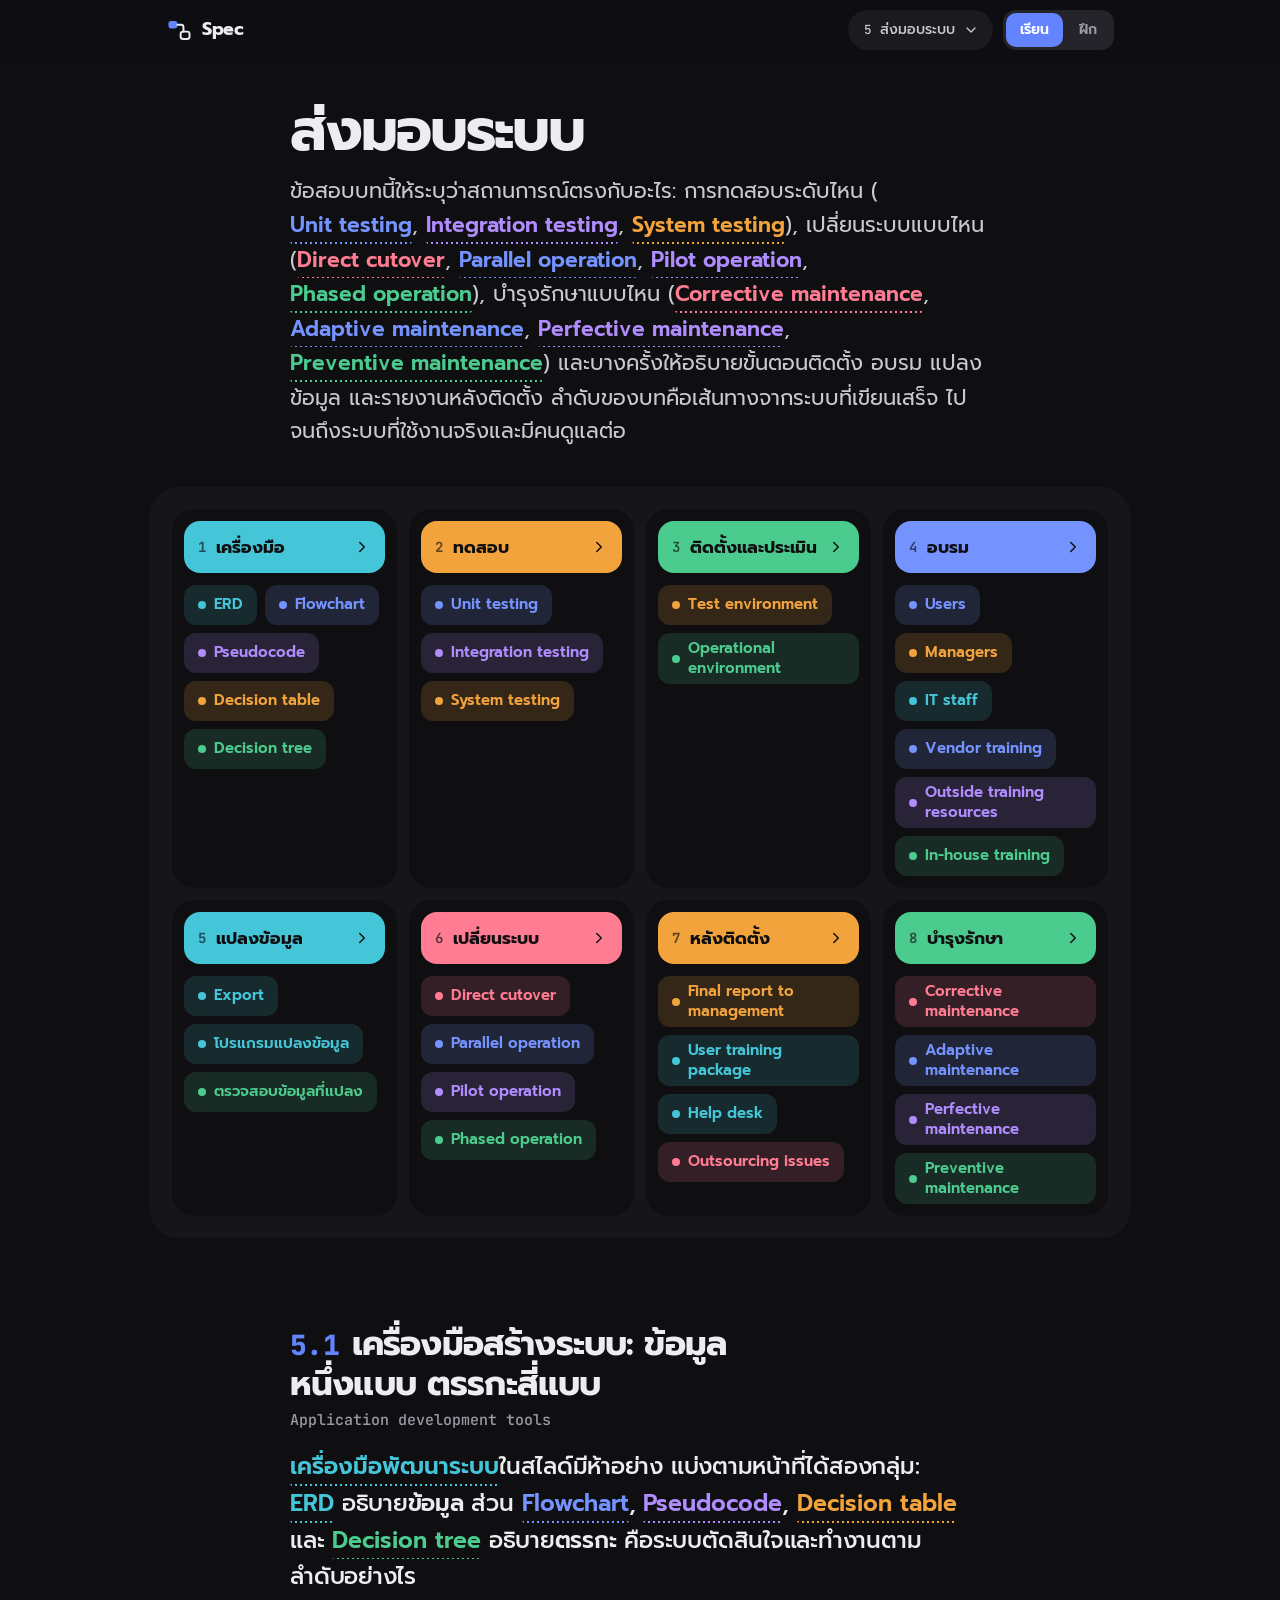
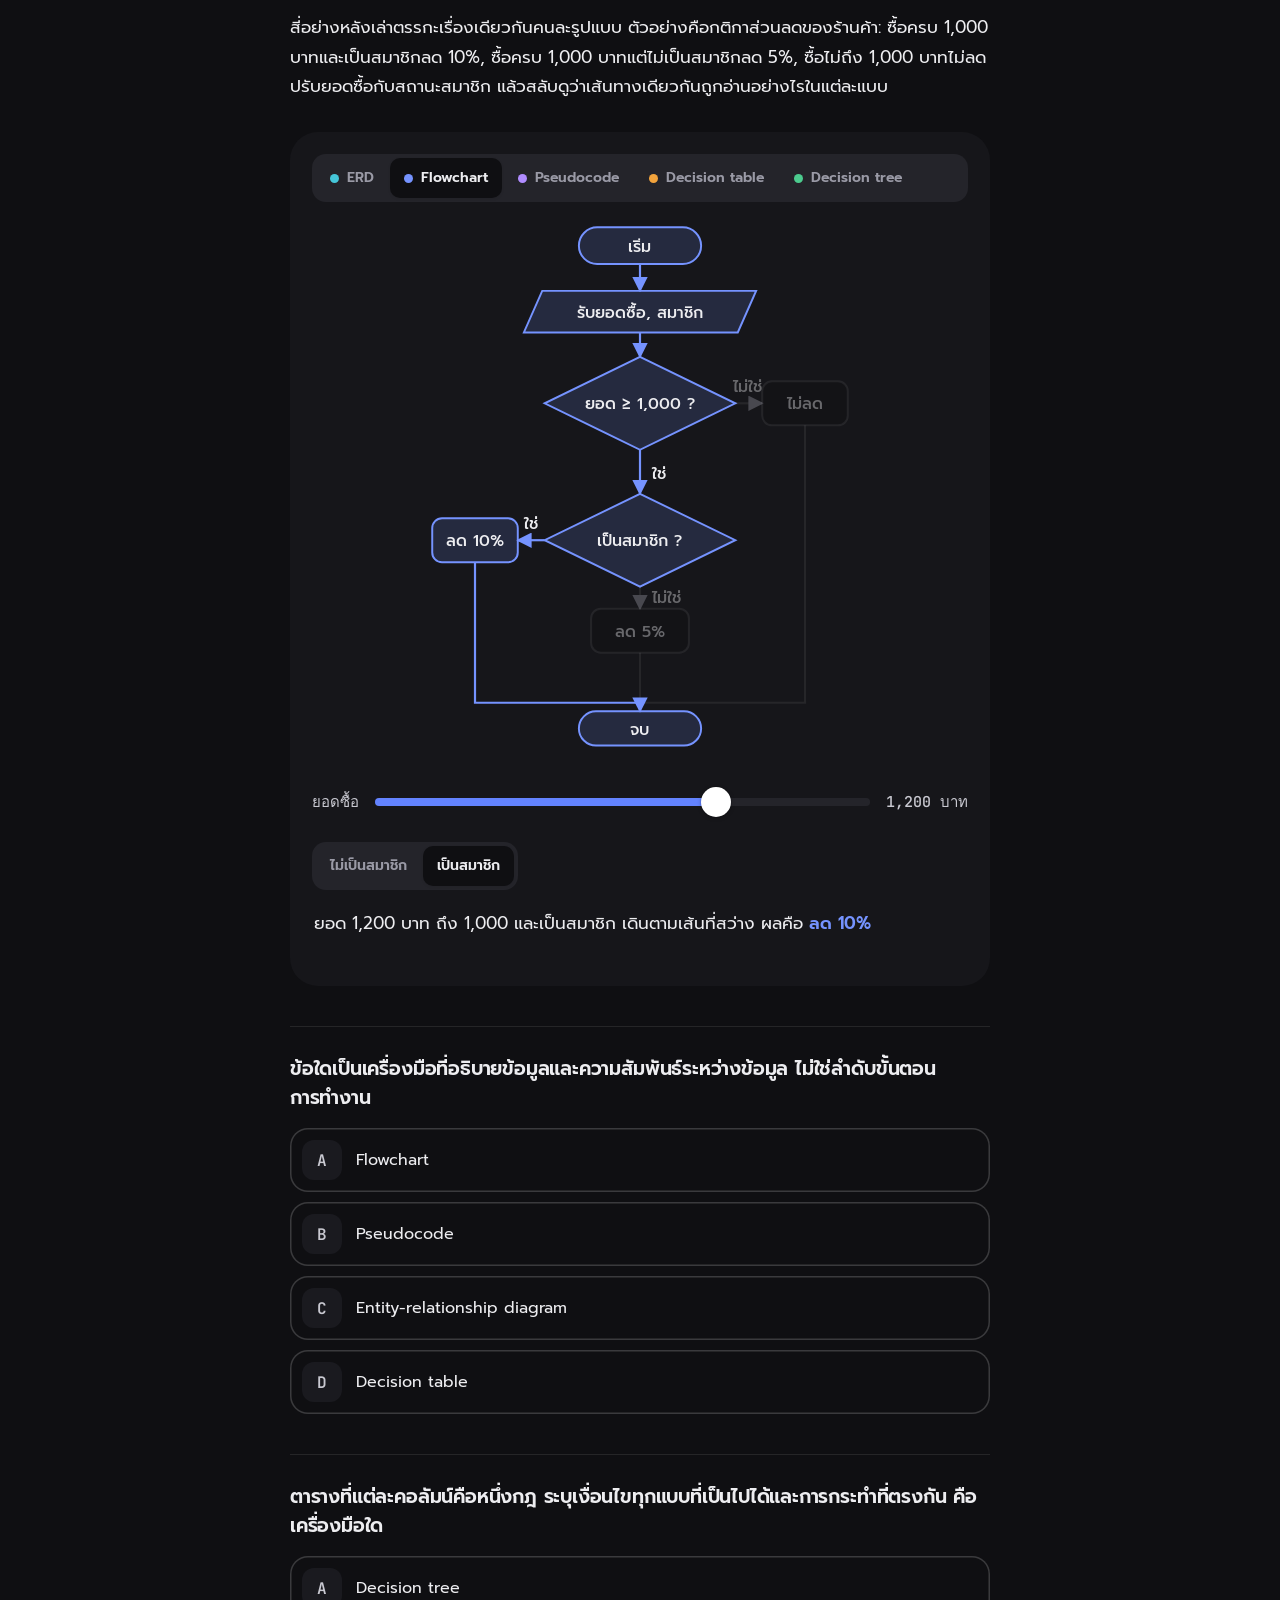
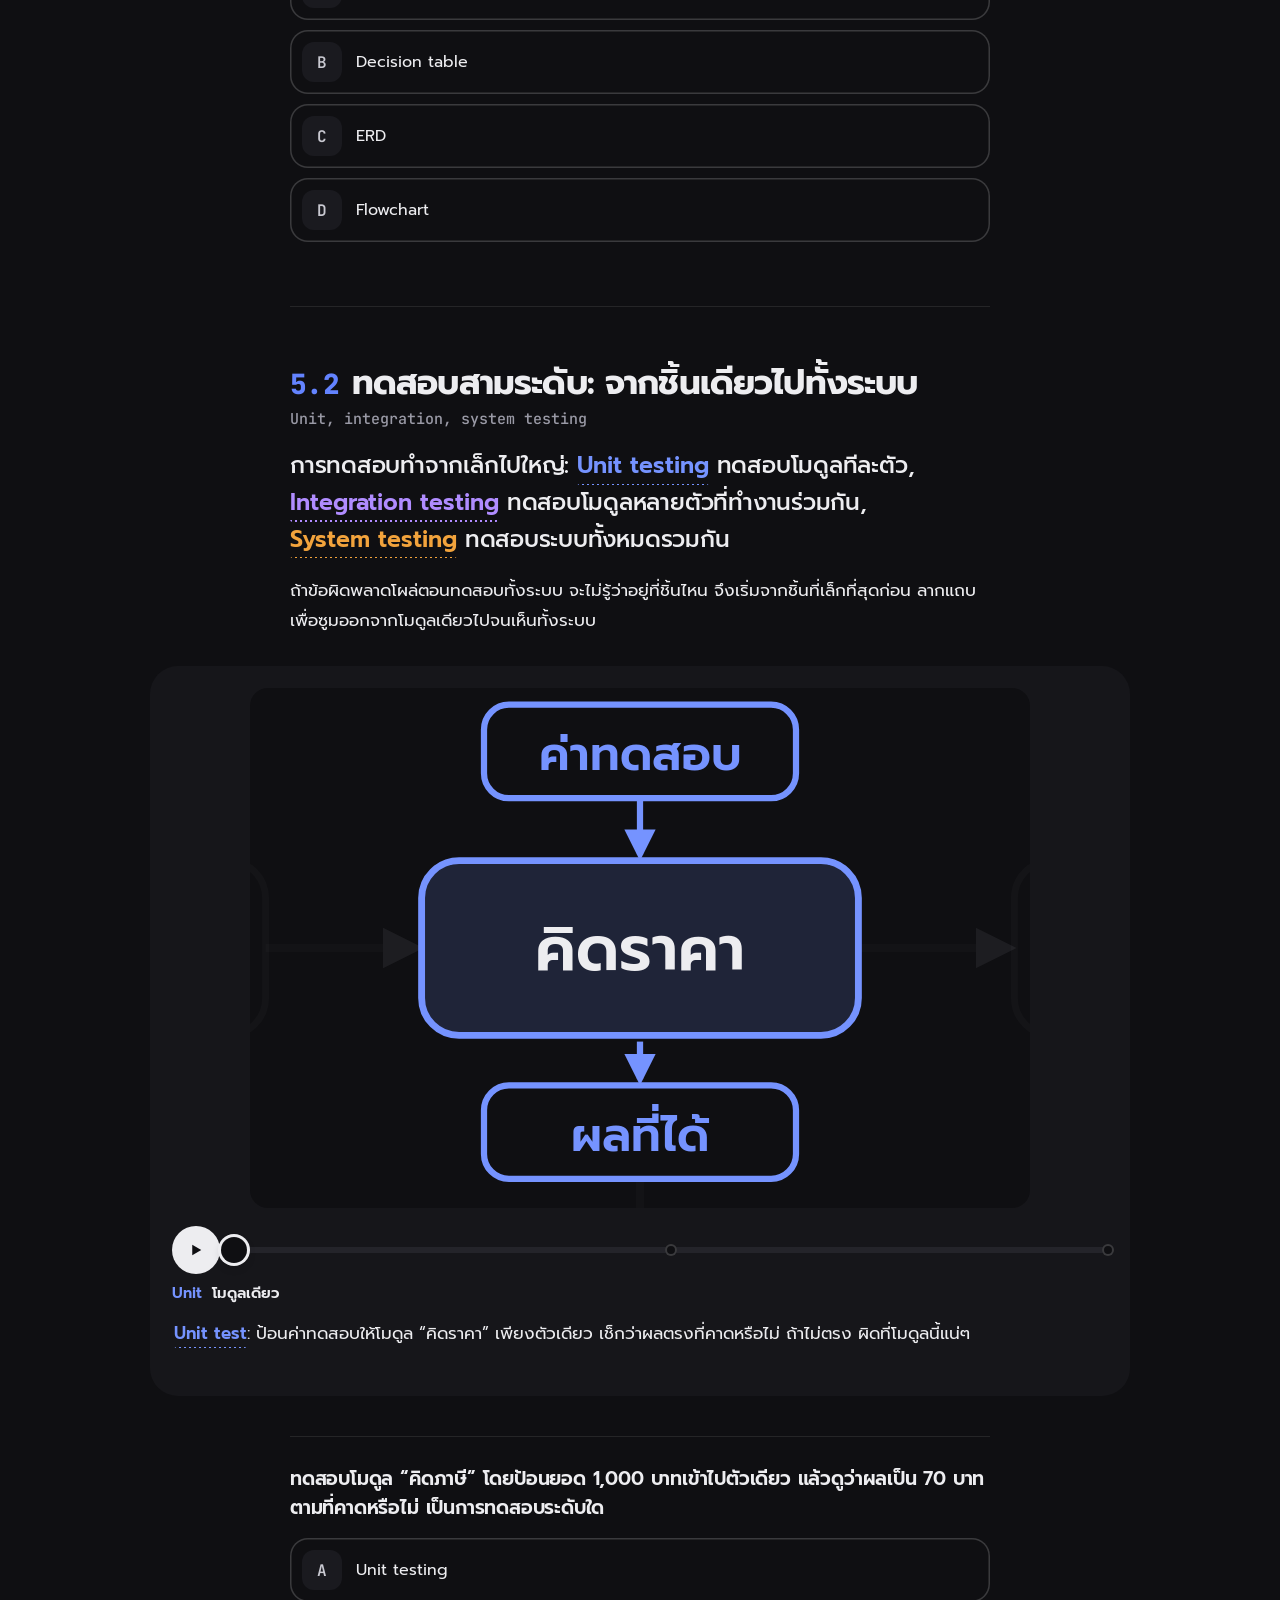
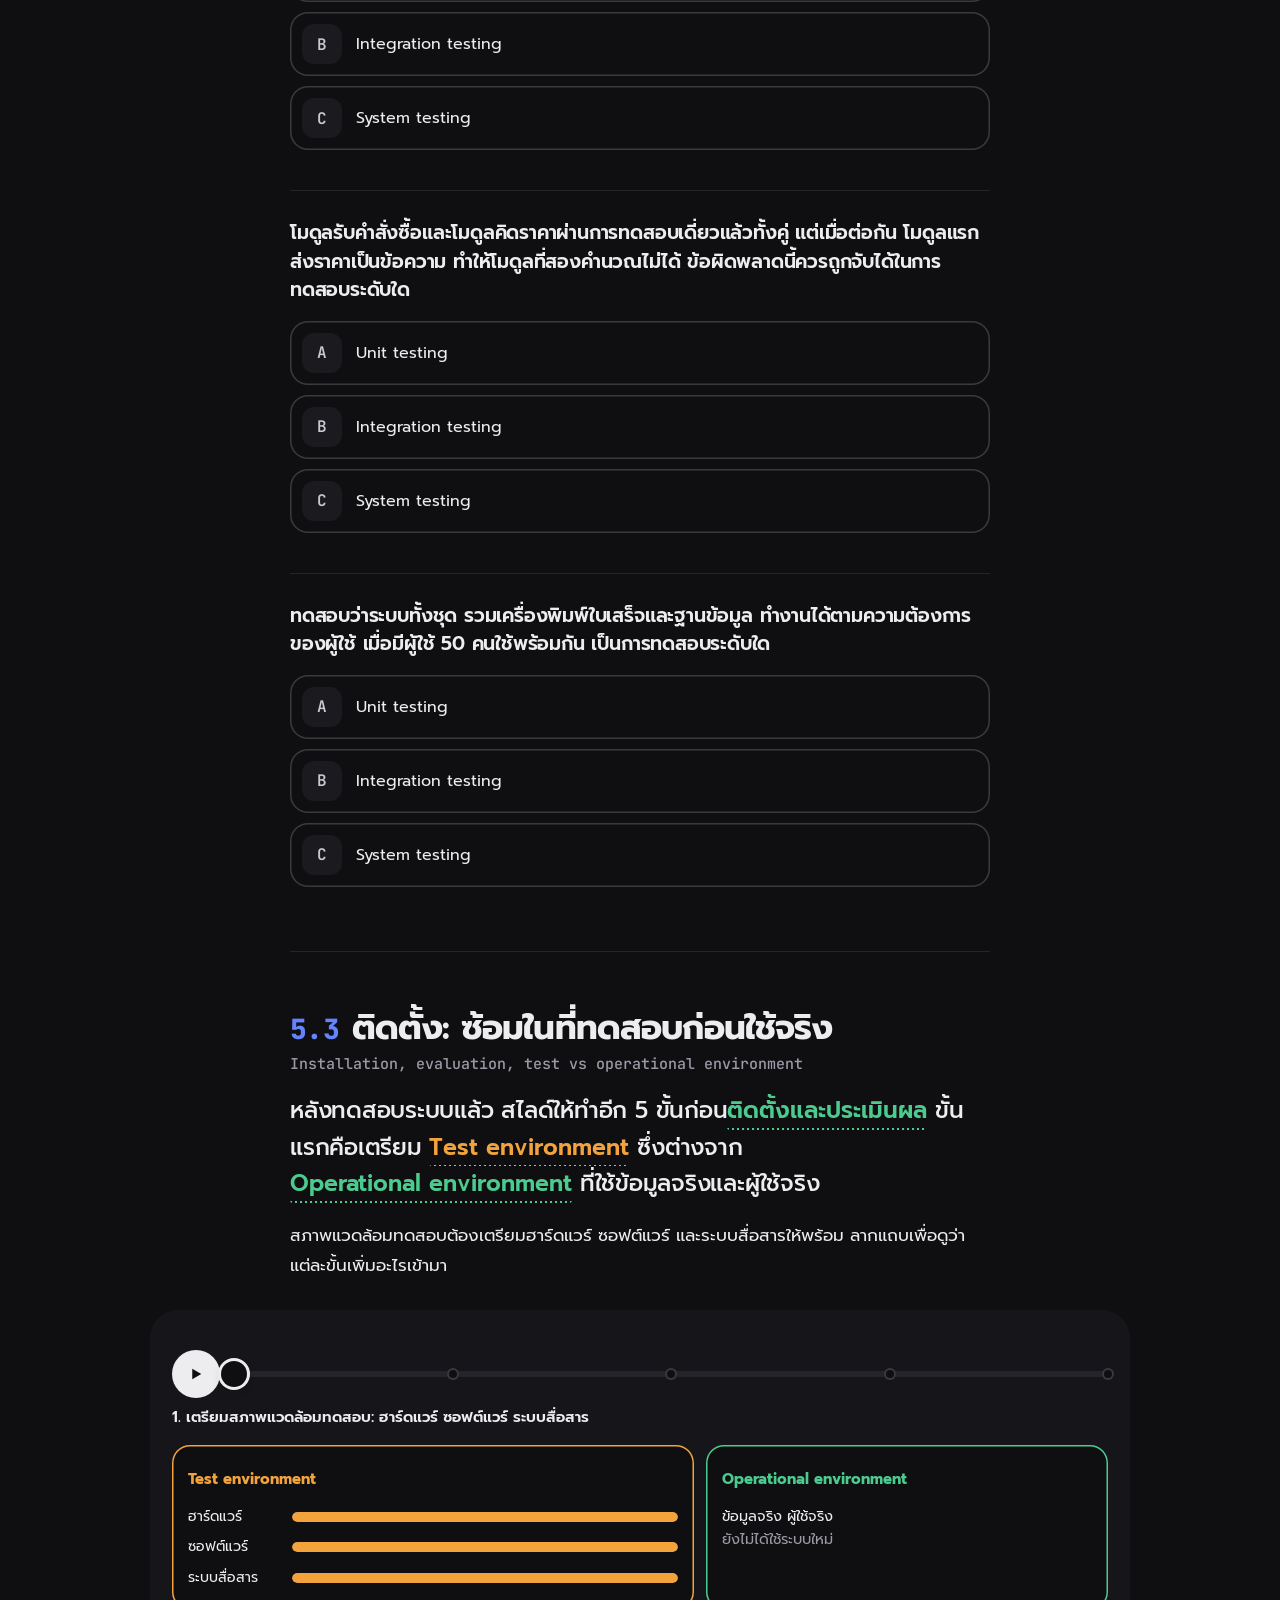
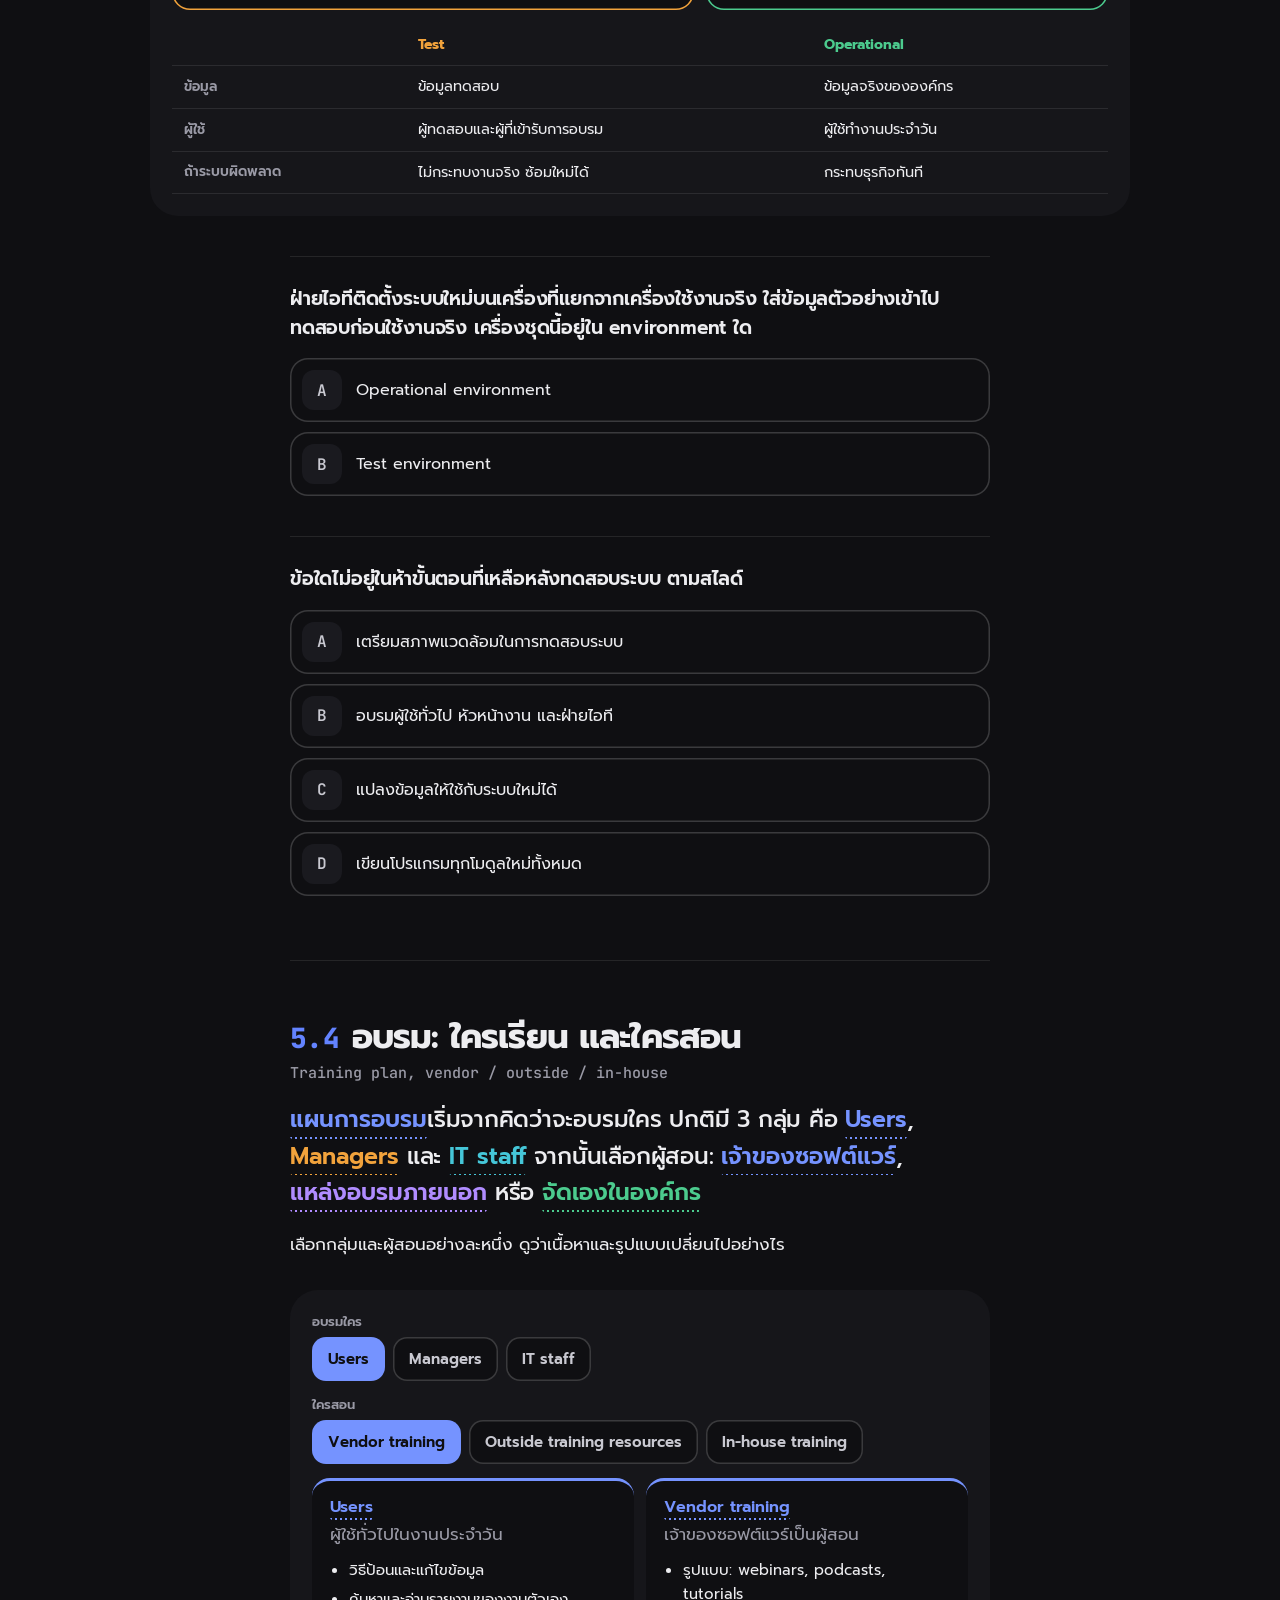
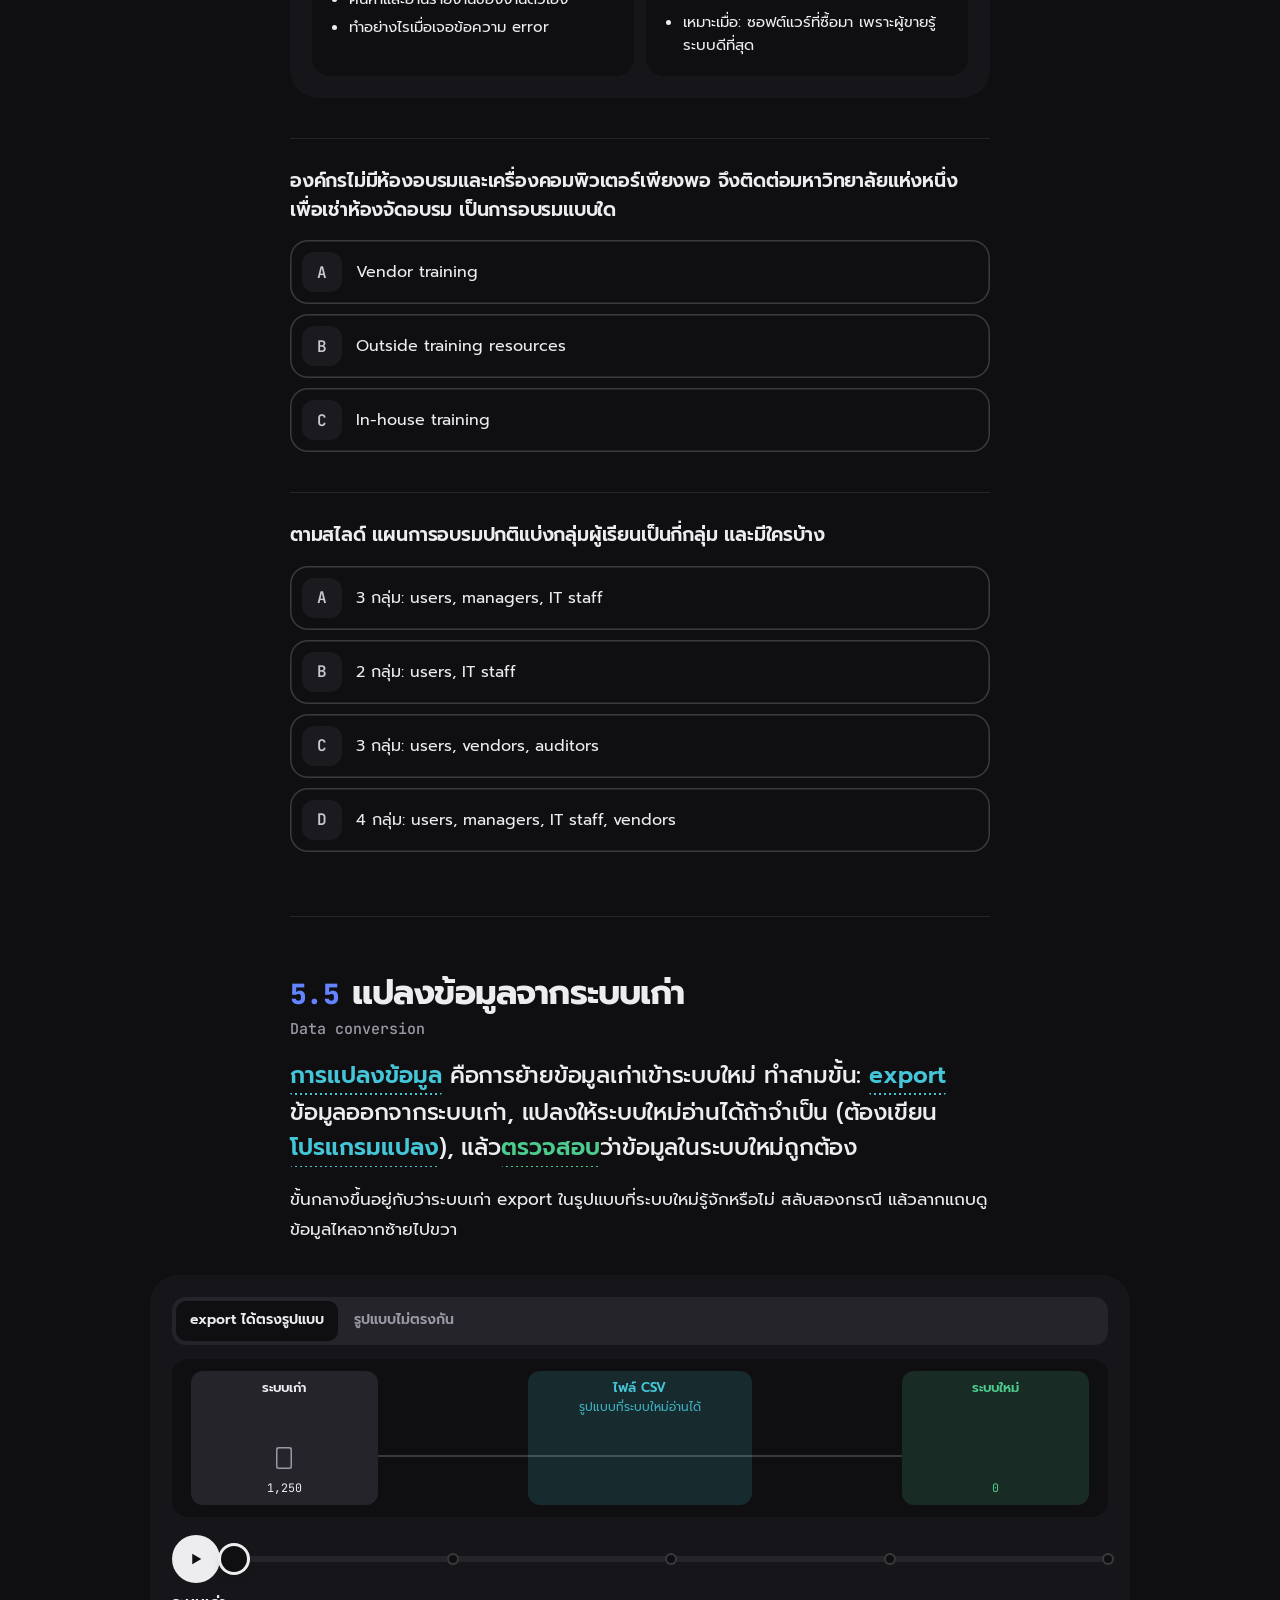
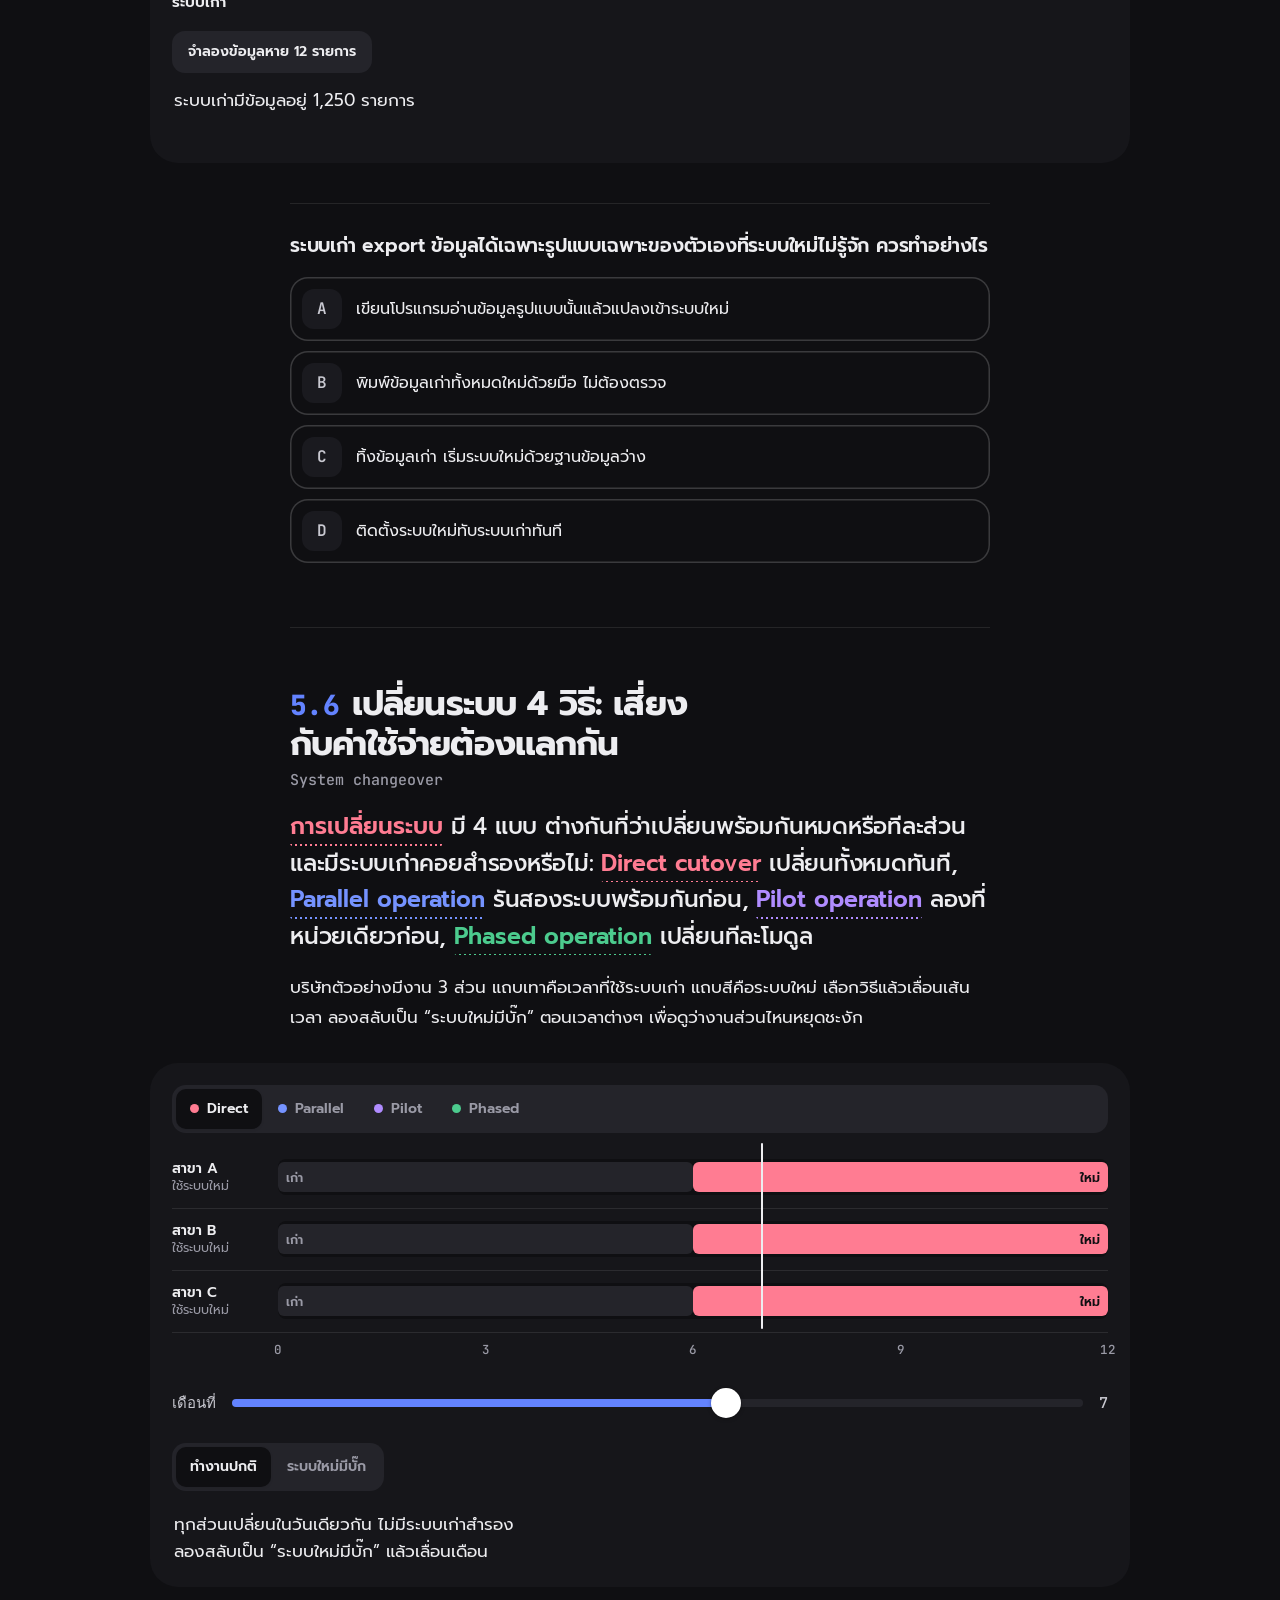
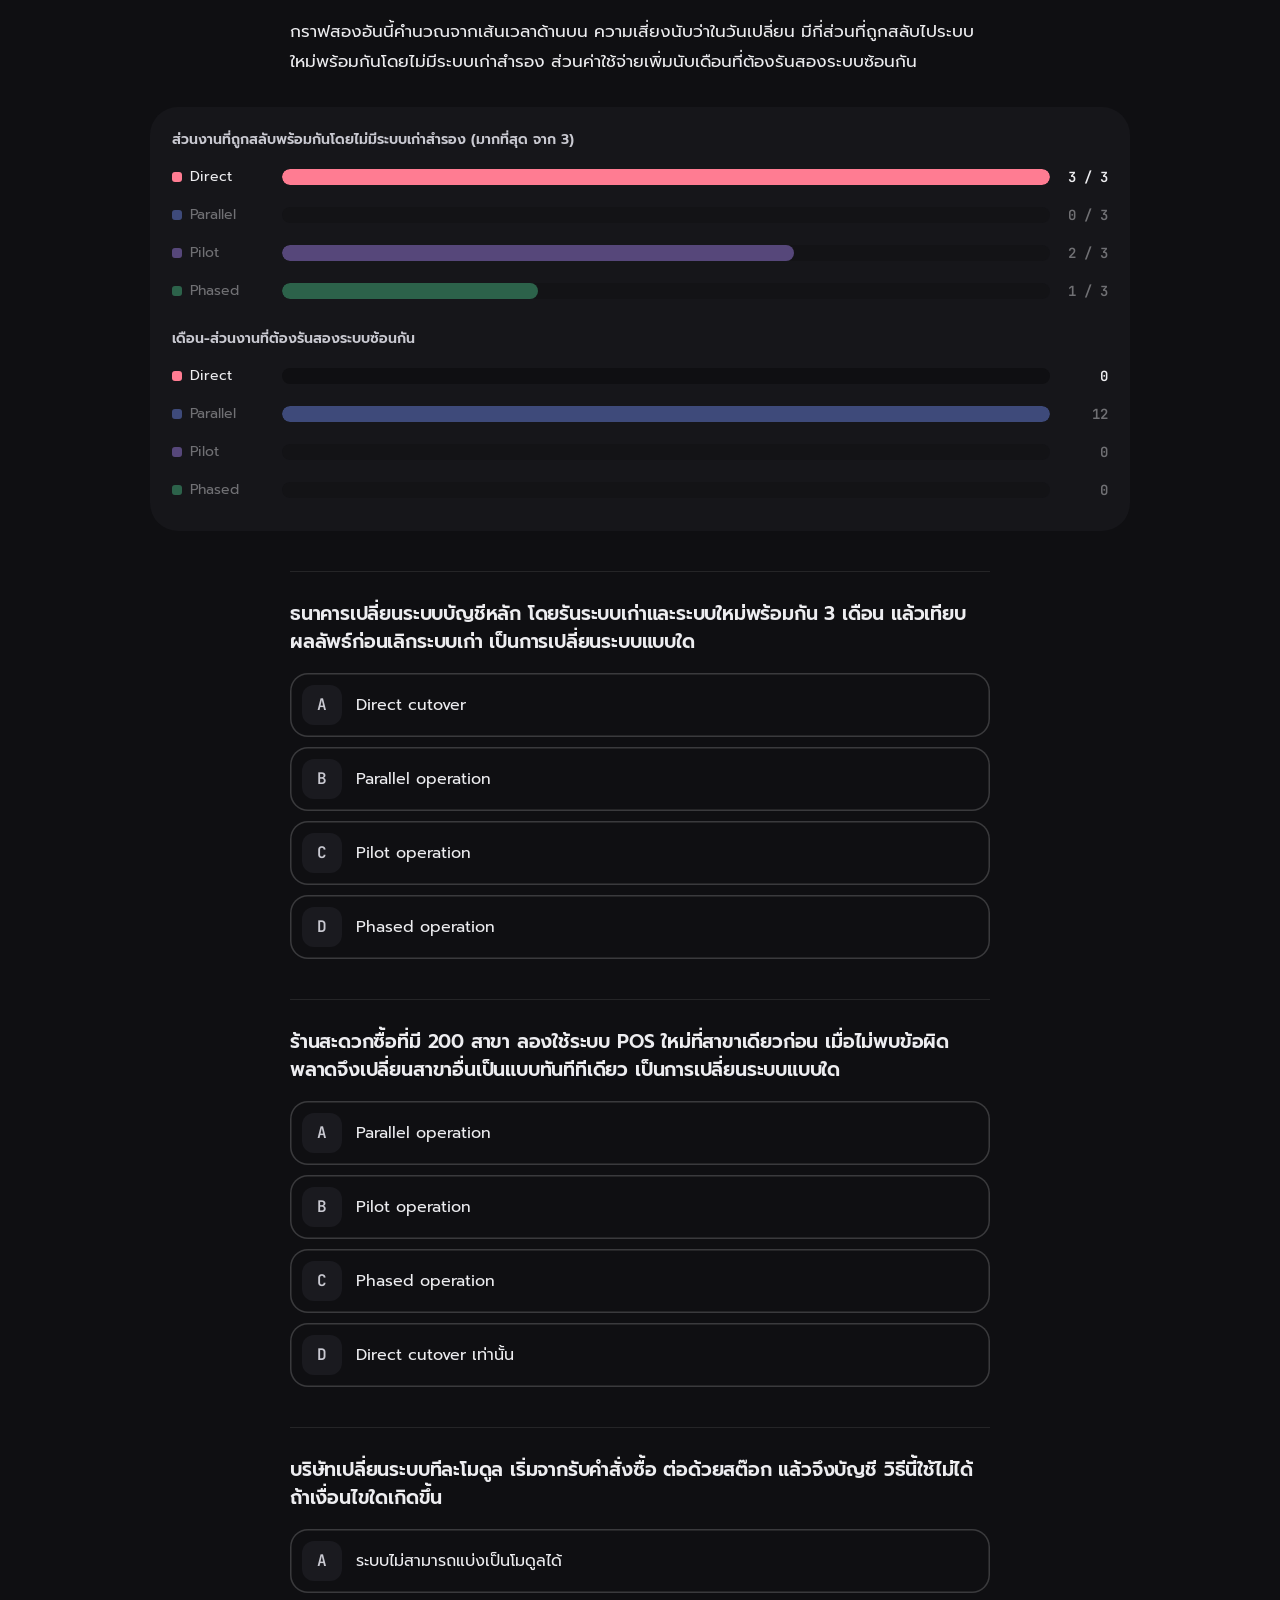
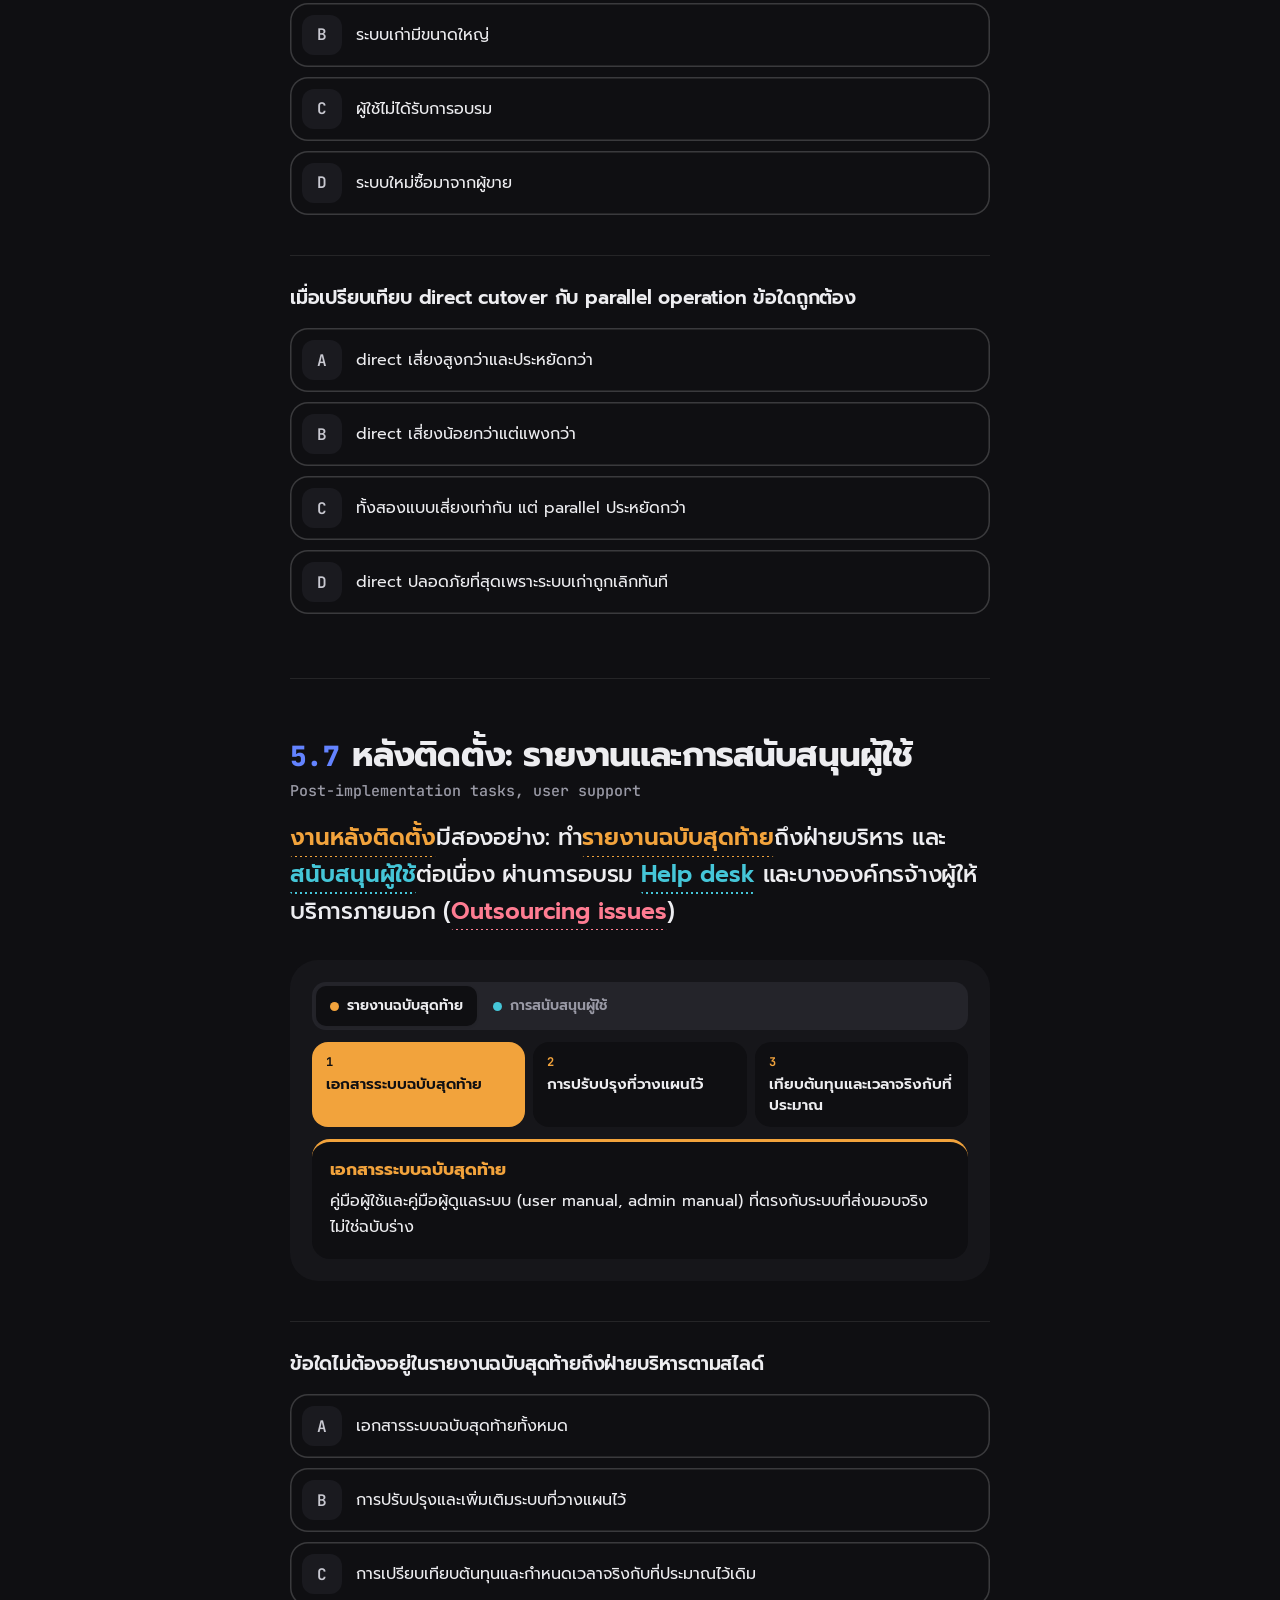
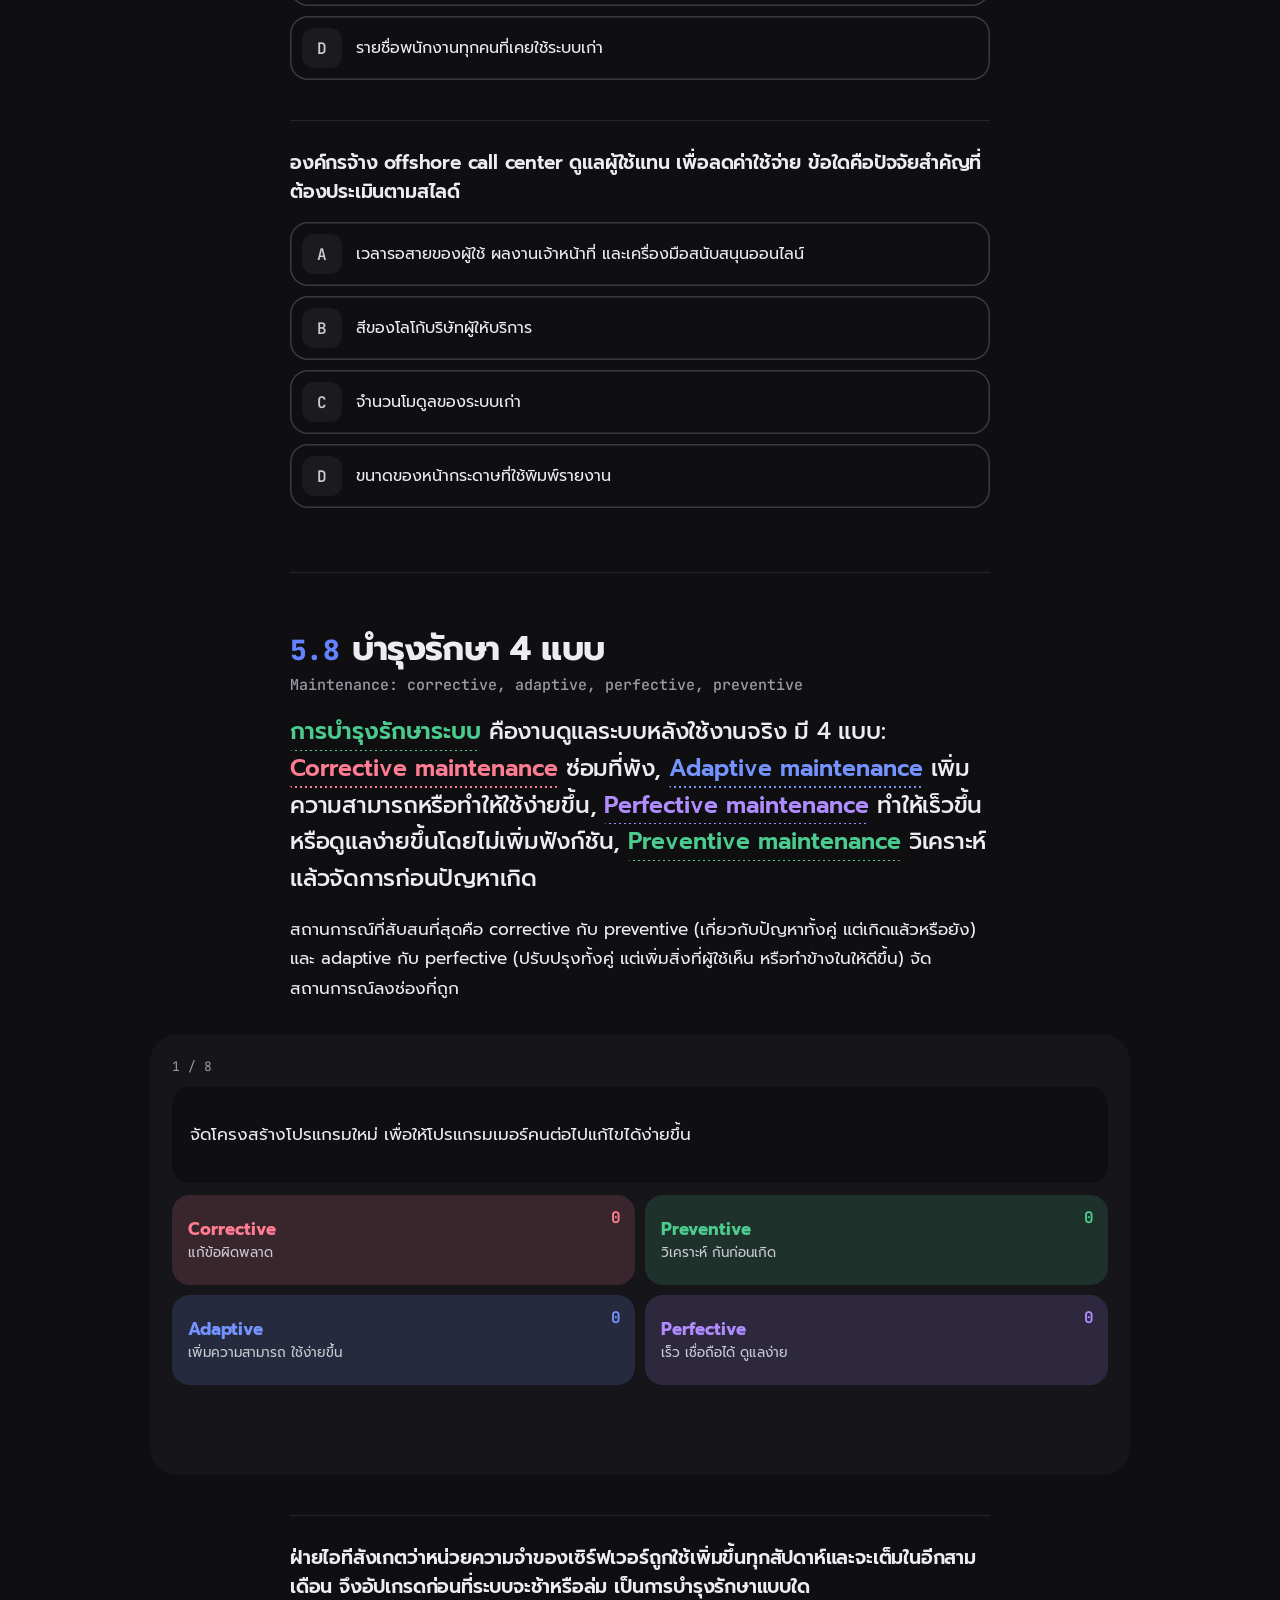
<file: deliver.html>
<!doctype html>
<html lang="th">
<head>
<meta charset="utf-8">
<link rel="icon" href="favicon.svg" type="image/svg+xml">
<meta name="viewport" content="width=device-width, initial-scale=1, viewport-fit=cover">
<title>ส่งมอบระบบ | Spec</title>
<meta name="theme-color" content="#0F0F12">
<link rel="preconnect" href="https://fonts.googleapis.com">
<link rel="preconnect" href="https://fonts.gstatic.com" crossorigin>
<link rel="stylesheet" href="https://fonts.googleapis.com/css2?family=Prompt:wght@400;500;600;700&family=JetBrains+Mono:wght@400;500;600;700;800&display=swap">
<link rel="stylesheet" href="assets/core.css">
<link rel="stylesheet" href="assets/deliver.css">
</head>
<body>
<main>
  <div class="col head">
    <h1>ส่งมอบระบบ</h1>
    <p class="lede">ข้อสอบบทนี้ให้ระบุว่าสถานการณ์ตรงกับอะไร: การทดสอบระดับไหน ([[unit]], [[integ]], [[systest]]), เปลี่ยนระบบแบบไหน ([[direct]], [[parallel]], [[pilot]], [[phased]]), บำรุงรักษาแบบไหน ([[corrective]], [[adaptive]], [[perfective]], [[preventive]]) และบางครั้งให้อธิบายขั้นตอนติดตั้ง อบรม แปลงข้อมูล และรายงานหลังติดตั้ง ลำดับของบทคือเส้นทางจากระบบที่เขียนเสร็จ ไปจนถึงระบบที่ใช้งานจริงและมีคนดูแลต่อ</p>
  </div>

  <div class="fig map" id="map"></div>

  <section class="idea col" id="s-tools">
    <h2>เครื่องมือสร้างระบบ: ข้อมูลหนึ่งแบบ ตรรกะสี่แบบ<span class="en">Application development tools</span></h2>
    <p class="key">[[devtools|เครื่องมือพัฒนาระบบ]]ในสไลด์มีห้าอย่าง แบ่งตามหน้าที่ได้สองกลุ่ม: [[erd]] อธิบาย<b>ข้อมูล</b> ส่วน [[flowchart]], [[pseudocode]], [[dtable]] และ [[dtree]] อธิบาย<b>ตรรกะ</b> คือระบบตัดสินใจและทำงานตามลำดับอย่างไร</p>
    <p>สี่อย่างหลังเล่าตรรกะเรื่องเดียวกันคนละรูปแบบ ตัวอย่างคือกติกาส่วนลดของร้านค้า: ซื้อครบ 1,000 บาทและเป็นสมาชิกลด 10%, ซื้อครบ 1,000 บาทแต่ไม่เป็นสมาชิกลด 5%, ซื้อไม่ถึง 1,000 บาทไม่ลด ปรับยอดซื้อกับสถานะสมาชิก แล้วสลับดูว่าเส้นทางเดียวกันถูกอ่านอย่างไรในแต่ละแบบ</p>
    <div class="fig in-col" id="fig-tools"></div>
    <div id="q-tools"></div>
  </section>

  <section class="idea col" id="s-test">
    <h2>ทดสอบสามระดับ: จากชิ้นเดียวไปทั้งระบบ<span class="en">Unit, integration, system testing</span></h2>
    <p class="key">การทดสอบทำจากเล็กไปใหญ่: [[unit]] ทดสอบโมดูลทีละตัว, [[integ]] ทดสอบโมดูลหลายตัวที่ทำงานร่วมกัน, [[systest]] ทดสอบระบบทั้งหมดรวมกัน</p>
    <p>ถ้าข้อผิดพลาดโผล่ตอนทดสอบทั้งระบบ จะไม่รู้ว่าอยู่ที่ชิ้นไหน จึงเริ่มจากชิ้นที่เล็กที่สุดก่อน ลากแถบเพื่อซูมออกจากโมดูลเดียวไปจนเห็นทั้งระบบ</p>
    <div class="fig" id="fig-test"></div>
    <div id="q-test"></div>
  </section>

  <section class="idea col" id="s-install">
    <h2>ติดตั้ง: ซ้อมในที่ทดสอบก่อนใช้จริง<span class="en">Installation, evaluation, test vs operational environment</span></h2>
    <p class="key">หลังทดสอบระบบแล้ว สไลด์ให้ทำอีก 5 ขั้นก่อน[[install|ติดตั้งและประเมินผล]] ขั้นแรกคือเตรียม [[testenv]] ซึ่งต่างจาก [[opsenv]] ที่ใช้ข้อมูลจริงและผู้ใช้จริง</p>
    <p>สภาพแวดล้อมทดสอบต้องเตรียมฮาร์ดแวร์ ซอฟต์แวร์ และระบบสื่อสารให้พร้อม ลากแถบเพื่อดูว่าแต่ละขั้นเพิ่มอะไรเข้ามา</p>
    <div class="fig" id="fig-install"></div>
    <div id="q-install"></div>
  </section>

  <section class="idea col" id="s-train">
    <h2>อบรม: ใครเรียน และใครสอน<span class="en">Training plan, vendor / outside / in-house</span></h2>
    <p class="key">[[training|แผนการอบรม]]เริ่มจากคิดว่าจะอบรมใคร ปกติมี 3 กลุ่ม คือ [[tr_users]], [[tr_mgr]] และ [[tr_it]] จากนั้นเลือกผู้สอน: [[trvendor|เจ้าของซอฟต์แวร์]], [[troutside|แหล่งอบรมภายนอก]] หรือ [[trinhouse|จัดเองในองค์กร]]</p>
    <p>เลือกกลุ่มและผู้สอนอย่างละหนึ่ง ดูว่าเนื้อหาและรูปแบบเปลี่ยนไปอย่างไร</p>
    <div class="fig in-col" id="fig-train"></div>
    <div id="q-train"></div>
  </section>

  <section class="idea col" id="s-conv">
    <h2>แปลงข้อมูลจากระบบเก่า<span class="en">Data conversion</span></h2>
    <p class="key">[[dconv]] คือการย้ายข้อมูลเก่าเข้าระบบใหม่ ทำสามขั้น: [[dc_export|export]] ข้อมูลออกจากระบบเก่า, แปลงให้ระบบใหม่อ่านได้ถ้าจำเป็น (ต้องเขียน[[dc_prog|โปรแกรมแปลง]]), แล้ว[[dc_verify|ตรวจสอบ]]ว่าข้อมูลในระบบใหม่ถูกต้อง</p>
    <p>ขั้นกลางขึ้นอยู่กับว่าระบบเก่า export ในรูปแบบที่ระบบใหม่รู้จักหรือไม่ สลับสองกรณี แล้วลากแถบดูข้อมูลไหลจากซ้ายไปขวา</p>
    <div class="fig" id="fig-conv"></div>
    <div id="q-conv"></div>
  </section>

  <section class="idea col" id="s-over">
    <h2>เปลี่ยนระบบ 4 วิธี: เสี่ยงกับค่าใช้จ่ายต้องแลกกัน<span class="en">System changeover</span></h2>
    <p class="key">[[changeover]] มี 4 แบบ ต่างกันที่ว่าเปลี่ยนพร้อมกันหมดหรือทีละส่วน และมีระบบเก่าคอยสำรองหรือไม่: [[direct]] เปลี่ยนทั้งหมดทันที, [[parallel]] รันสองระบบพร้อมกันก่อน, [[pilot]] ลองที่หน่วยเดียวก่อน, [[phased]] เปลี่ยนทีละโมดูล</p>
    <p>บริษัทตัวอย่างมีงาน 3 ส่วน แถบเทาคือเวลาที่ใช้ระบบเก่า แถบสีคือระบบใหม่ เลือกวิธีแล้วเลื่อนเส้นเวลา ลองสลับเป็น &ldquo;ระบบใหม่มีบั๊ก&rdquo; ตอนเวลาต่างๆ เพื่อดูว่างานส่วนไหนหยุดชะงัก</p>
    <div class="fig" id="fig-over"></div>
    <p>กราฟสองอันนี้คำนวณจากเส้นเวลาด้านบน ความเสี่ยงนับว่าในวันเปลี่ยน มีกี่ส่วนที่ถูกสลับไประบบใหม่พร้อมกันโดยไม่มีระบบเก่าสำรอง ส่วนค่าใช้จ่ายเพิ่มนับเดือนที่ต้องรันสองระบบซ้อนกัน</p>
    <div class="fig" id="fig-risk"></div>
    <div id="q-over"></div>
  </section>

  <section class="idea col" id="s-post">
    <h2>หลังติดตั้ง: รายงานและการสนับสนุนผู้ใช้<span class="en">Post-implementation tasks, user support</span></h2>
    <p class="key">[[postimpl|งานหลังติดตั้ง]]มีสองอย่าง: ทำ[[finalrep|รายงานฉบับสุดท้าย]]ถึงฝ่ายบริหาร และ[[usersupport|สนับสนุนผู้ใช้]]ต่อเนื่อง ผ่านการอบรม [[helpdesk]] และบางองค์กรจ้างผู้ให้บริการภายนอก ([[outsrc]])</p>
    <div class="fig in-col" id="fig-post"></div>
    <div id="q-post"></div>
  </section>

  <section class="idea col" id="s-maint">
    <h2>บำรุงรักษา 4 แบบ<span class="en">Maintenance: corrective, adaptive, perfective, preventive</span></h2>
    <p class="key">[[maint]] คืองานดูแลระบบหลังใช้งานจริง มี 4 แบบ: [[corrective]] ซ่อมที่พัง, [[adaptive]] เพิ่มความสามารถหรือทำให้ใช้ง่ายขึ้น, [[perfective]] ทำให้เร็วขึ้นหรือดูแลง่ายขึ้นโดยไม่เพิ่มฟังก์ชัน, [[preventive]] วิเคราะห์แล้วจัดการก่อนปัญหาเกิด</p>
    <p>สถานการณ์ที่สับสนที่สุดคือ corrective กับ preventive (เกี่ยวกับปัญหาทั้งคู่ แต่เกิดแล้วหรือยัง) และ adaptive กับ perfective (ปรับปรุงทั้งคู่ แต่เพิ่มสิ่งที่ผู้ใช้เห็น หรือทำข้างในให้ดีขึ้น) จัดสถานการณ์ลงช่องที่ถูก</p>
    <div class="fig" id="fig-maint"></div>
    <div id="q-maint"></div>
  </section>

  <a class="next" href="exam.html"><div class="s">บทถัดไป</div><div class="t">ข้อสอบจำลอง <svg viewBox="0 0 24 24" fill="none" stroke="currentColor" stroke-width="2" stroke-linecap="round" stroke-linejoin="round"><path d="M5 12h14M13 6l6 6-6 6"/></svg></div></a>
</main>
<script src="assets/core.js"></script>
<script src="assets/deliver-concepts.js"></script>
<script src="deliver.js"></script>
</body>
</html>
</file>
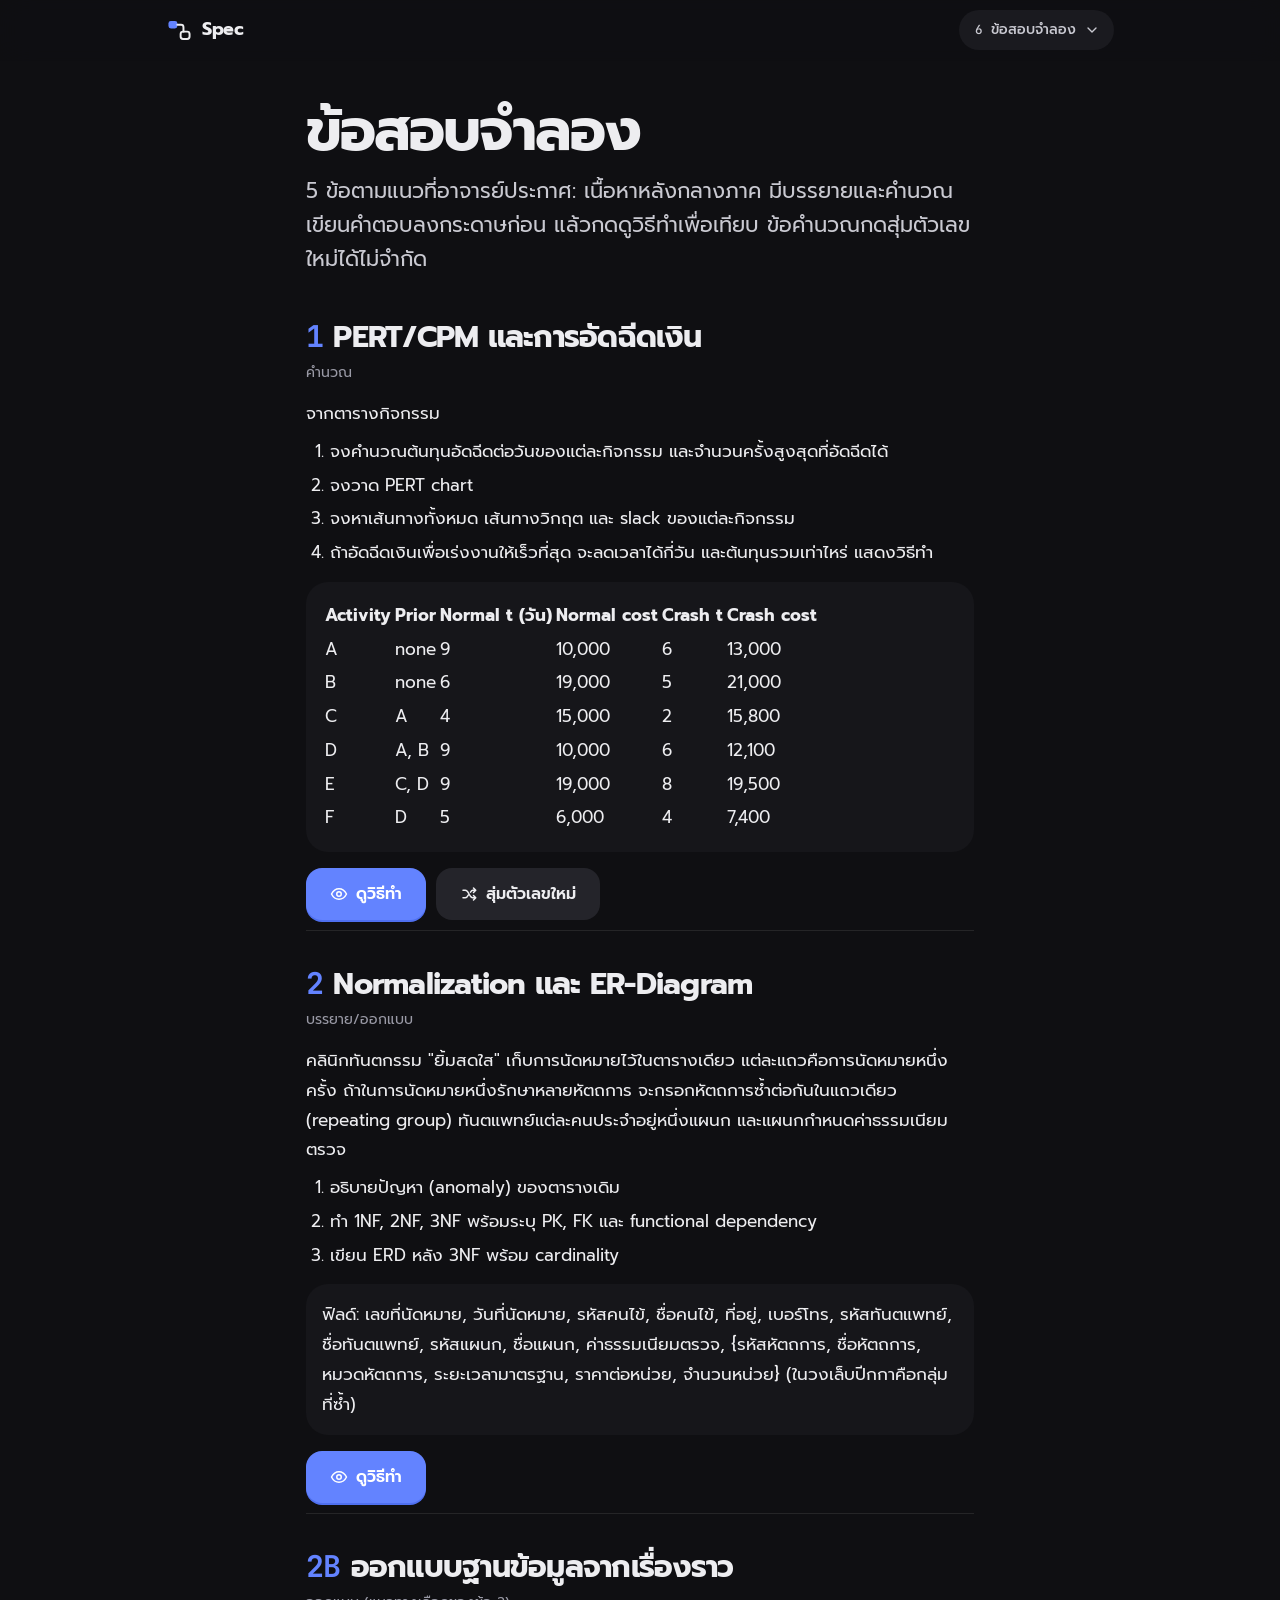
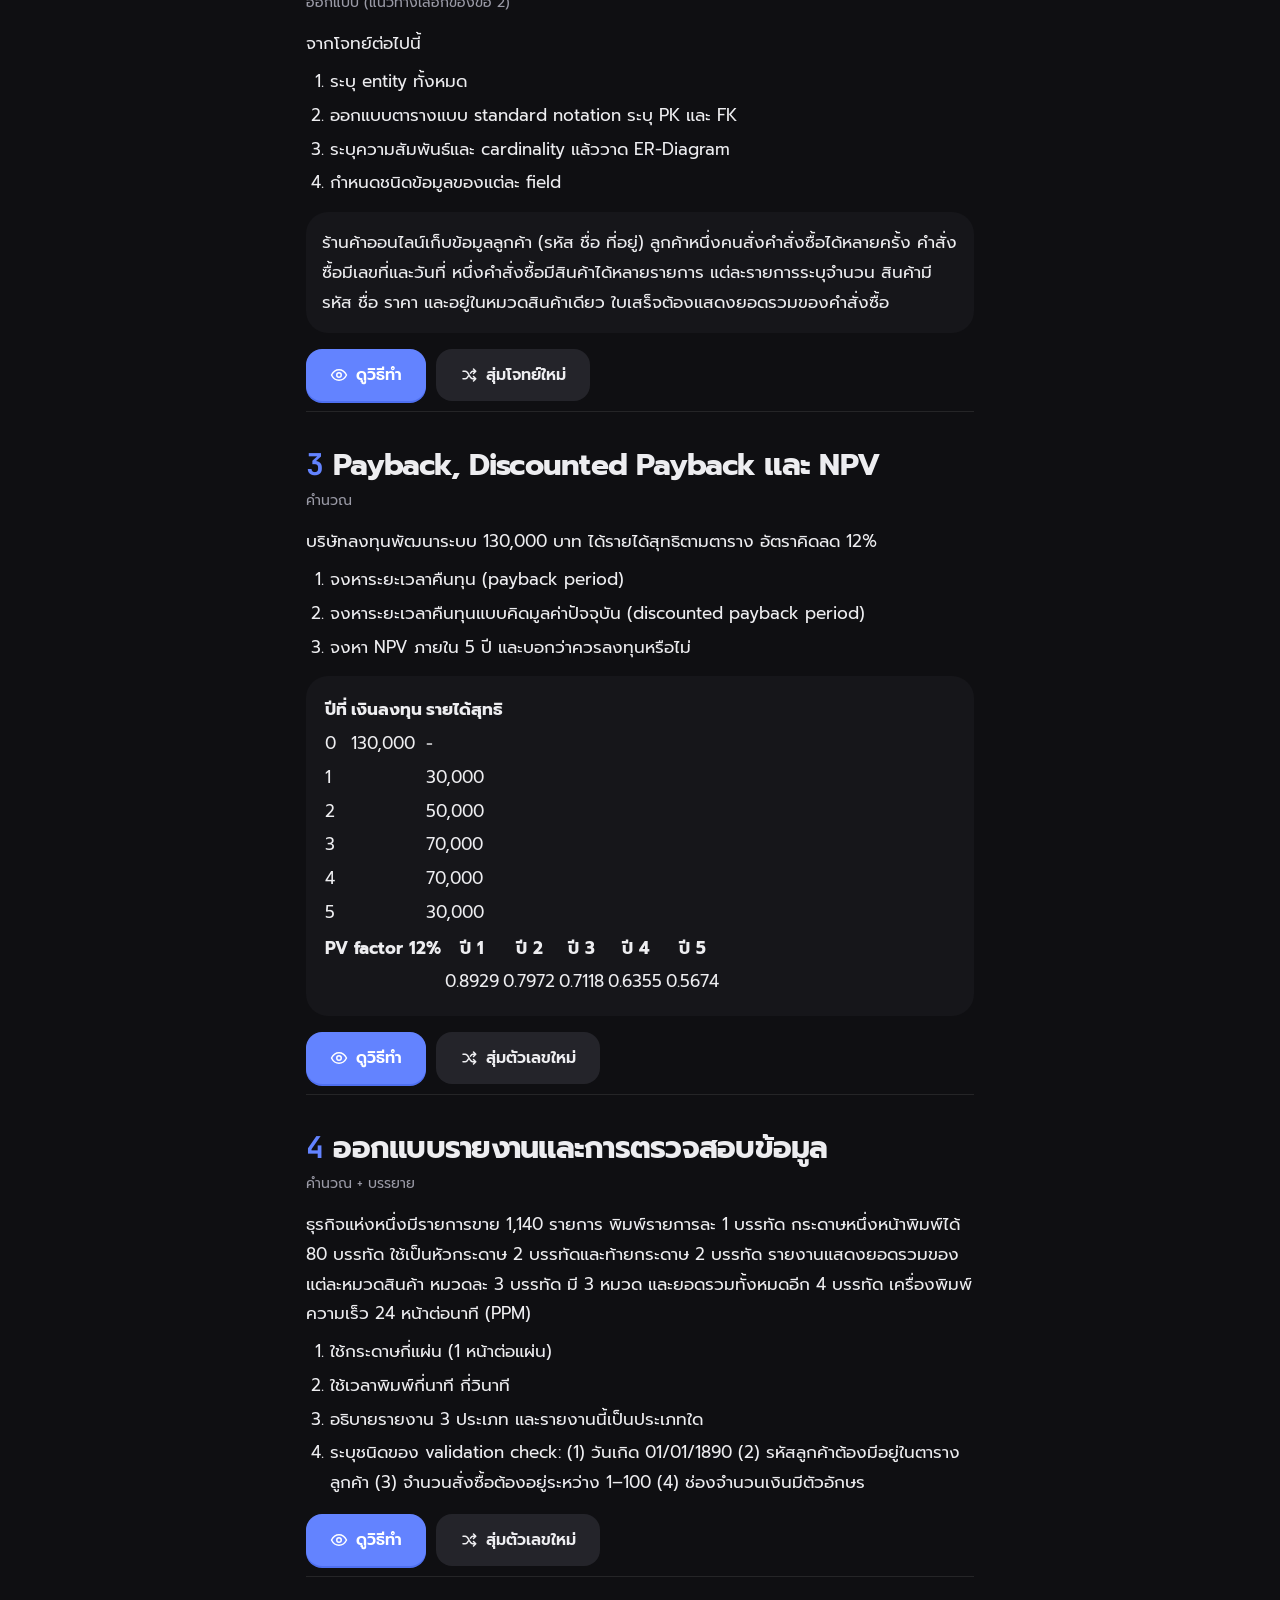
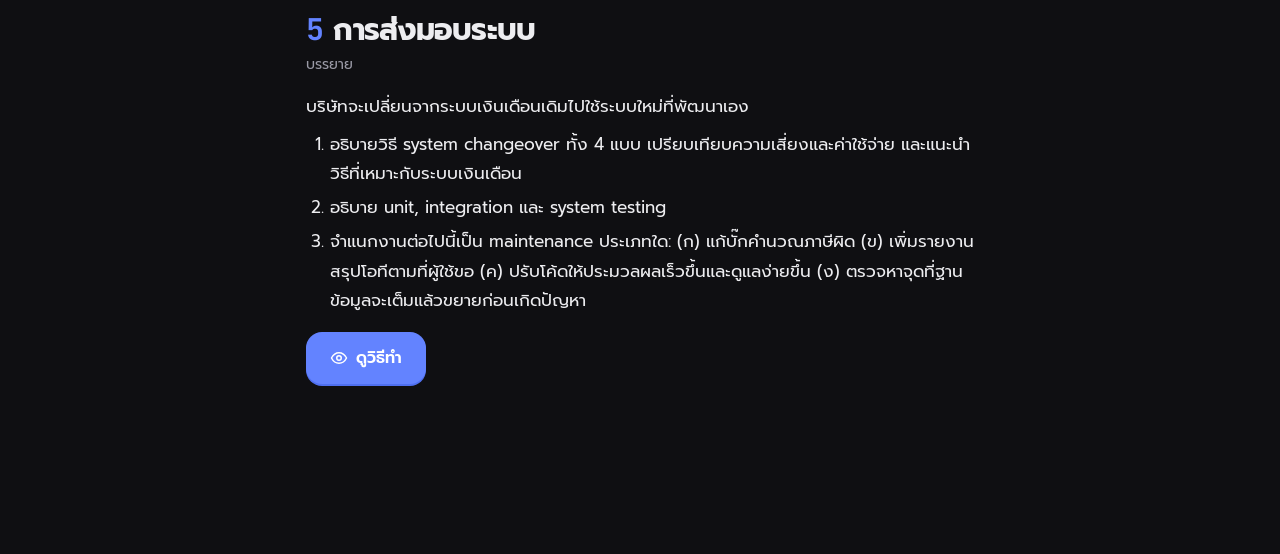
<file: exam.html>
<!doctype html>
<html lang="th" data-theme="dark">
<head>
<meta charset="utf-8">
<link rel="icon" href="favicon.svg" type="image/svg+xml">
<meta name="viewport" content="width=device-width, initial-scale=1, viewport-fit=cover">
<title>ข้อสอบจำลอง | Spec</title>
<meta name="theme-color" content="#0F0F12">
<link rel="preconnect" href="https://fonts.googleapis.com">
<link rel="preconnect" href="https://fonts.gstatic.com" crossorigin>
<link rel="stylesheet" href="https://fonts.googleapis.com/css2?family=Prompt:wght@400;500;600;700&family=JetBrains+Mono:wght@400;500;600;700&display=swap">
<link rel="stylesheet" href="assets/core.css">
<link rel="stylesheet" href="assets/plan.css">
<style>
  .xq { max-width: var(--col); margin: 0 auto; padding: 34px 0 10px; border-top: 1px solid var(--line); }
  .xq:first-of-type { border-top: 0; }
  .xq h2 { font-size: clamp(24px, 4vw, 30px); letter-spacing: -.025em; margin: 0 0 4px; line-height: 1.25; }
  .xq h2 .num { color: var(--accent); font-family: var(--mono); margin-right: 10px; }
  .xq .pts { color: var(--muted); font-size: 14px; }
  .xq .prompt { font-size: 17px; line-height: 1.75; margin: 14px 0; }
  .xq .prompt ol { padding-left: 1.4em; margin: 8px 0; } .xq .prompt li { margin: 4px 0; }
  .xq .given { background: var(--band); border-radius: 22px; padding: 16px; margin: 14px 0; }
  .xq .bar2 { display: flex; flex-wrap: wrap; gap: 10px; margin-top: 16px; }
  .xq .work .ln.h { color: var(--accent); font-weight: 700; margin-top: 8px; }
</style>
</head>
<body>
<main class="col">
  <header class="head">
    <h1>ข้อสอบจำลอง</h1>
    <p class="lede">5 ข้อตามแนวที่อาจารย์ประกาศ: เนื้อหาหลังกลางภาค มีบรรยายและคำนวณ เขียนคำตอบลงกระดาษก่อน แล้วกดดูวิธีทำเพื่อเทียบ ข้อคำนวณกดสุ่มตัวเลขใหม่ได้ไม่จำกัด</p>
  </header>
  <div id="qs"></div>
</main>
<script src="assets/core.js"></script>
<script src="assets/scenarios.js"></script>
<script src="exam.js"></script>
</body>
</html>
</file>
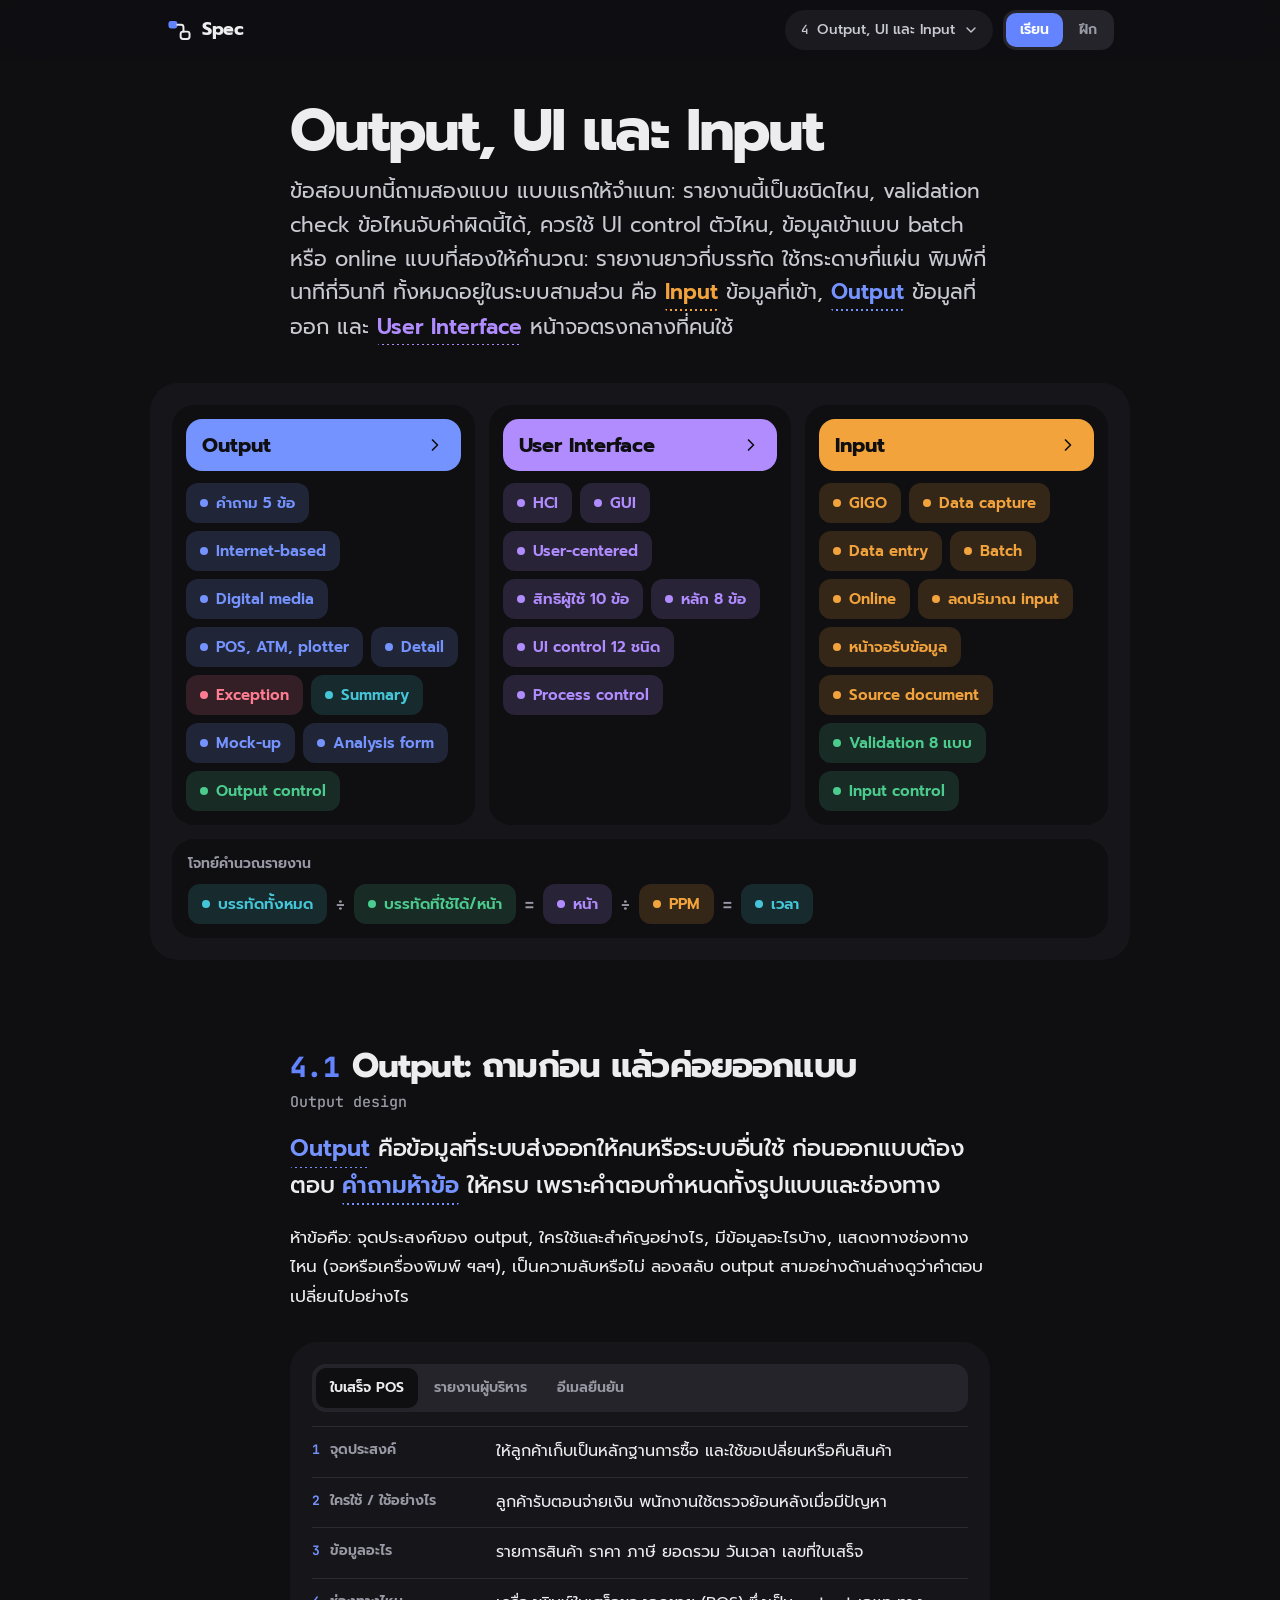
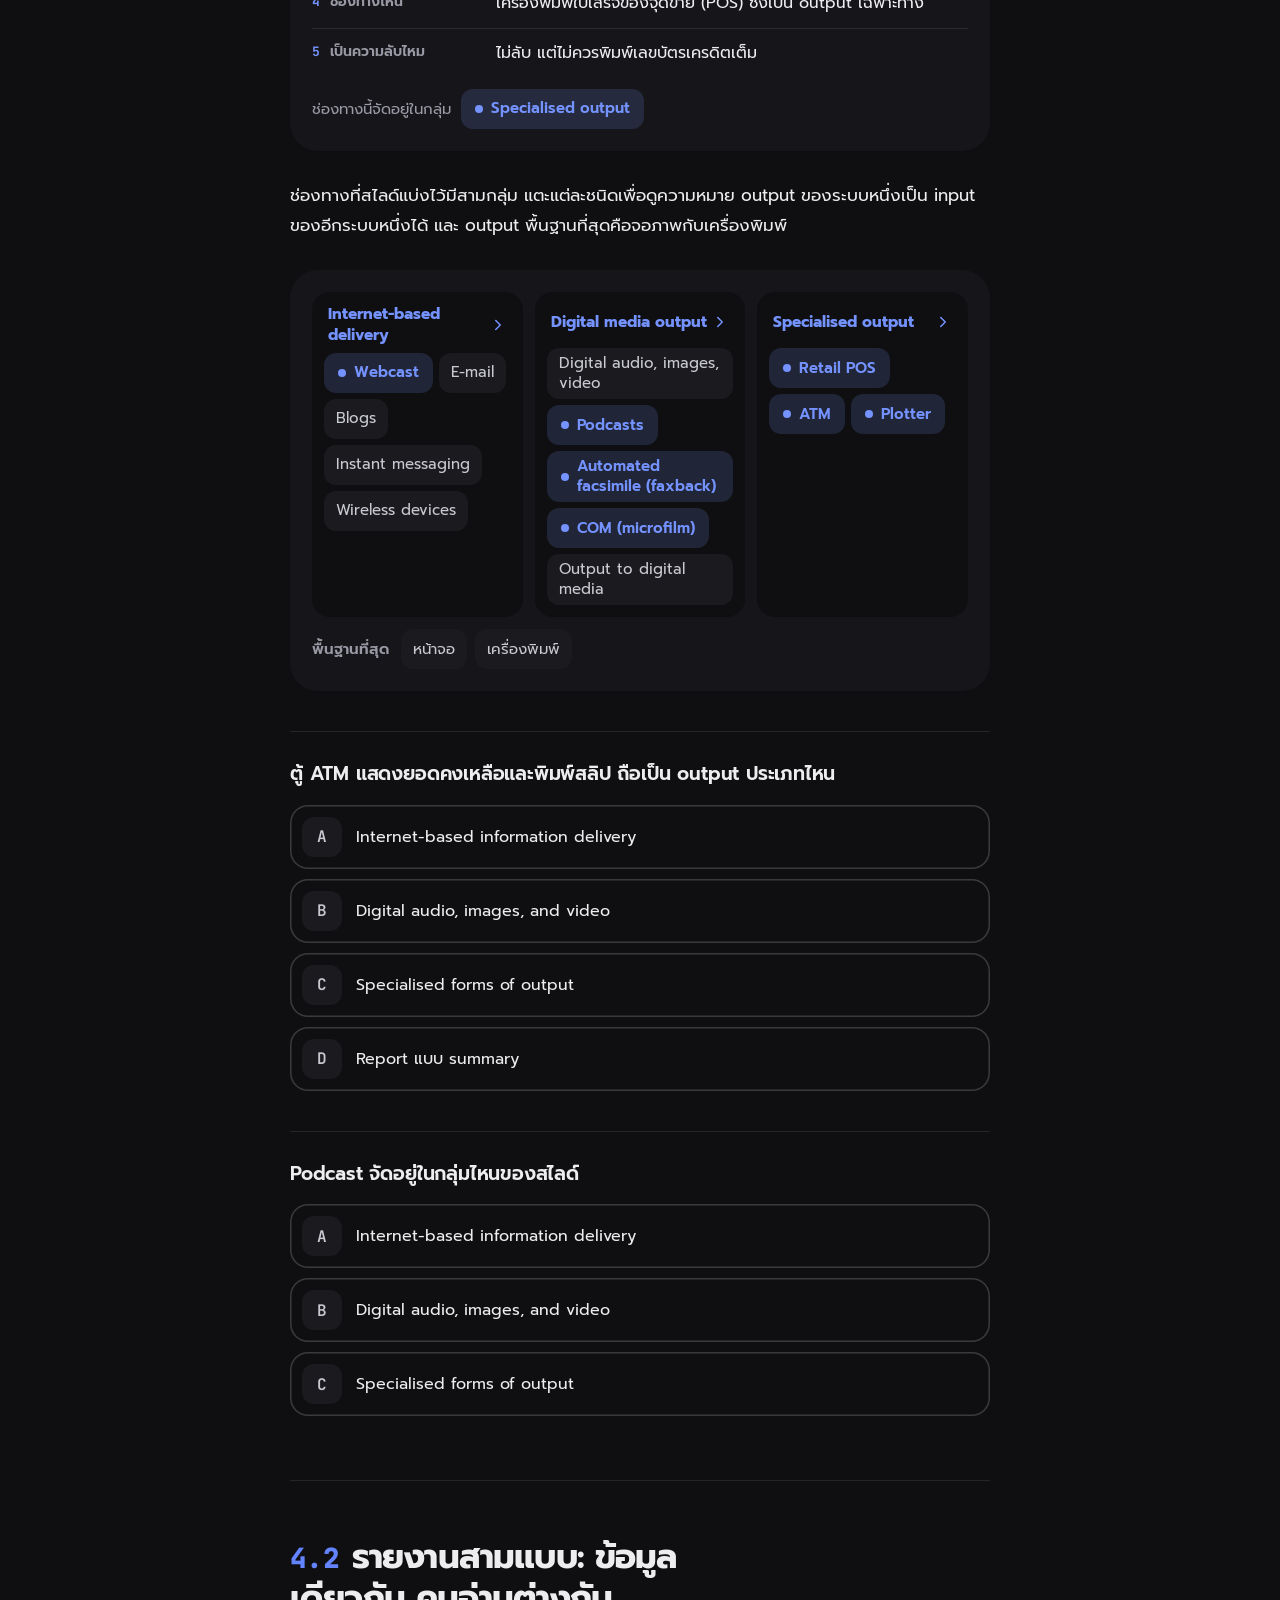
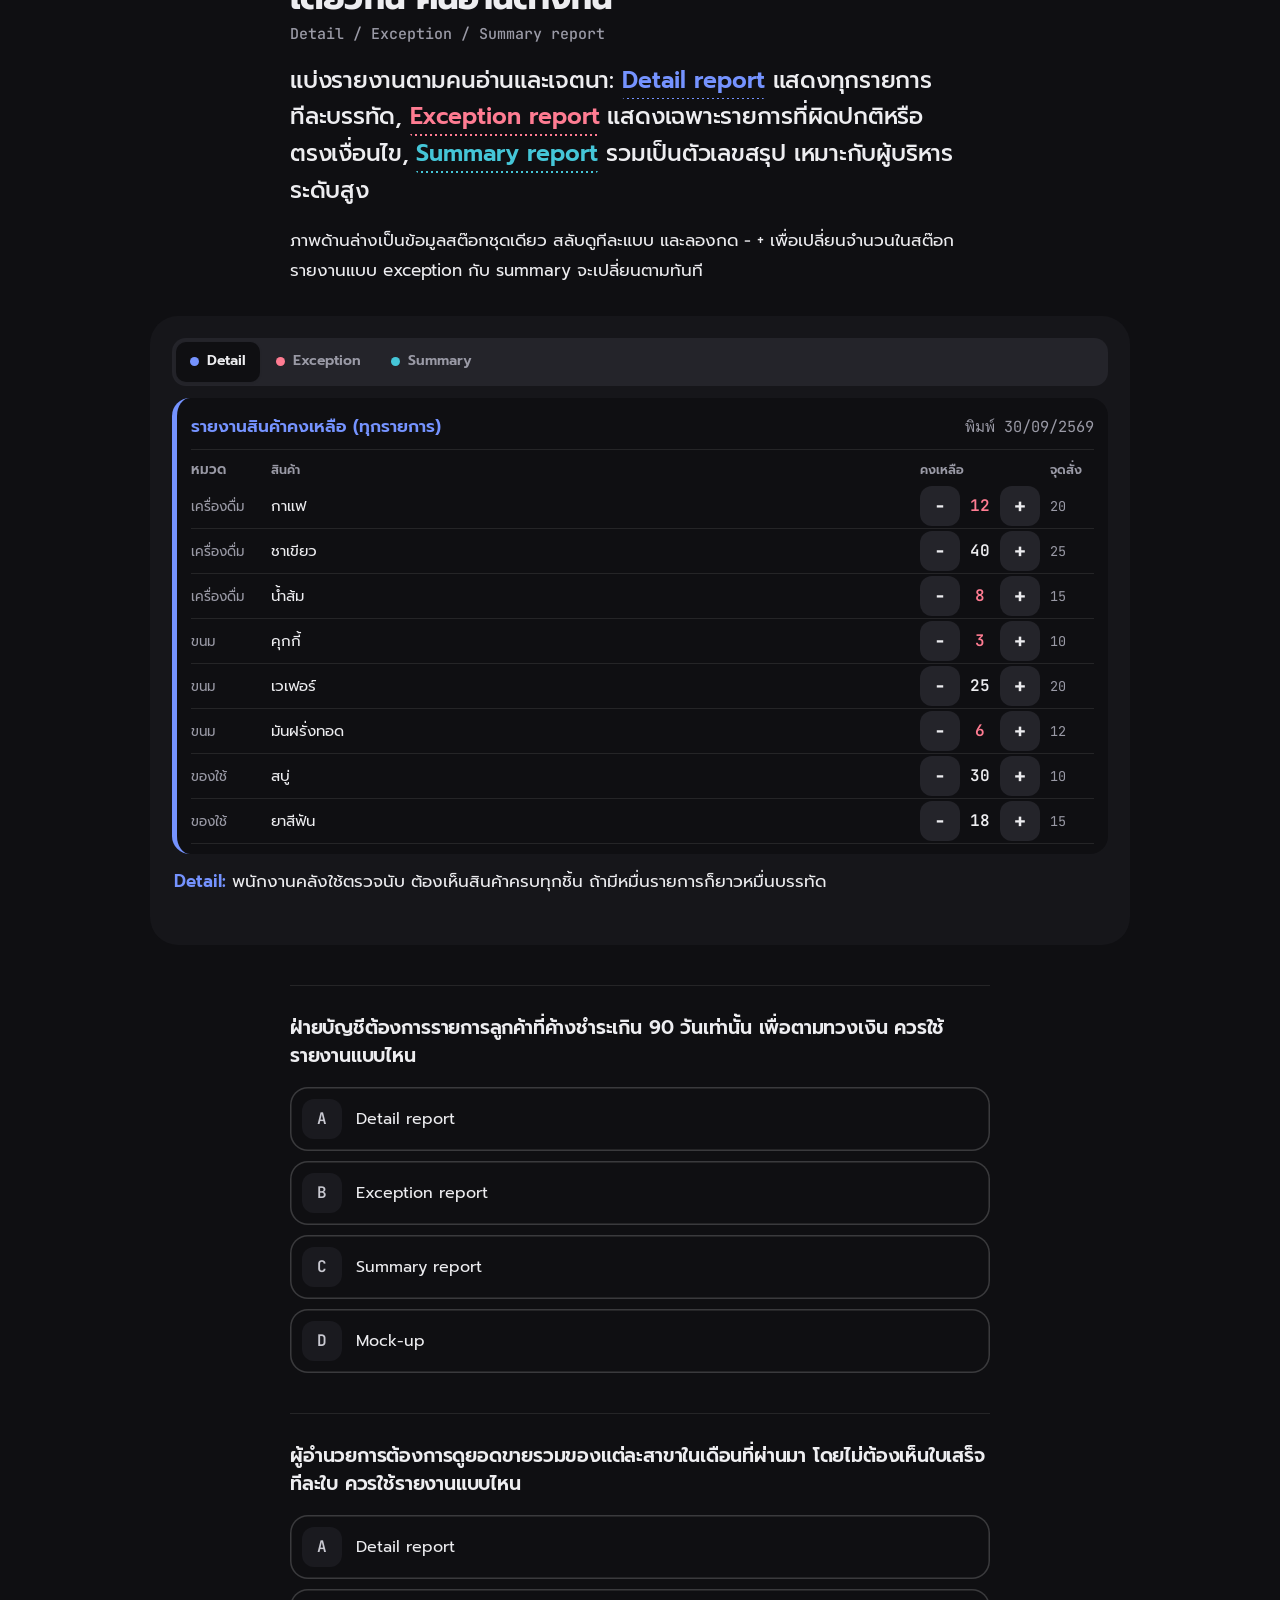
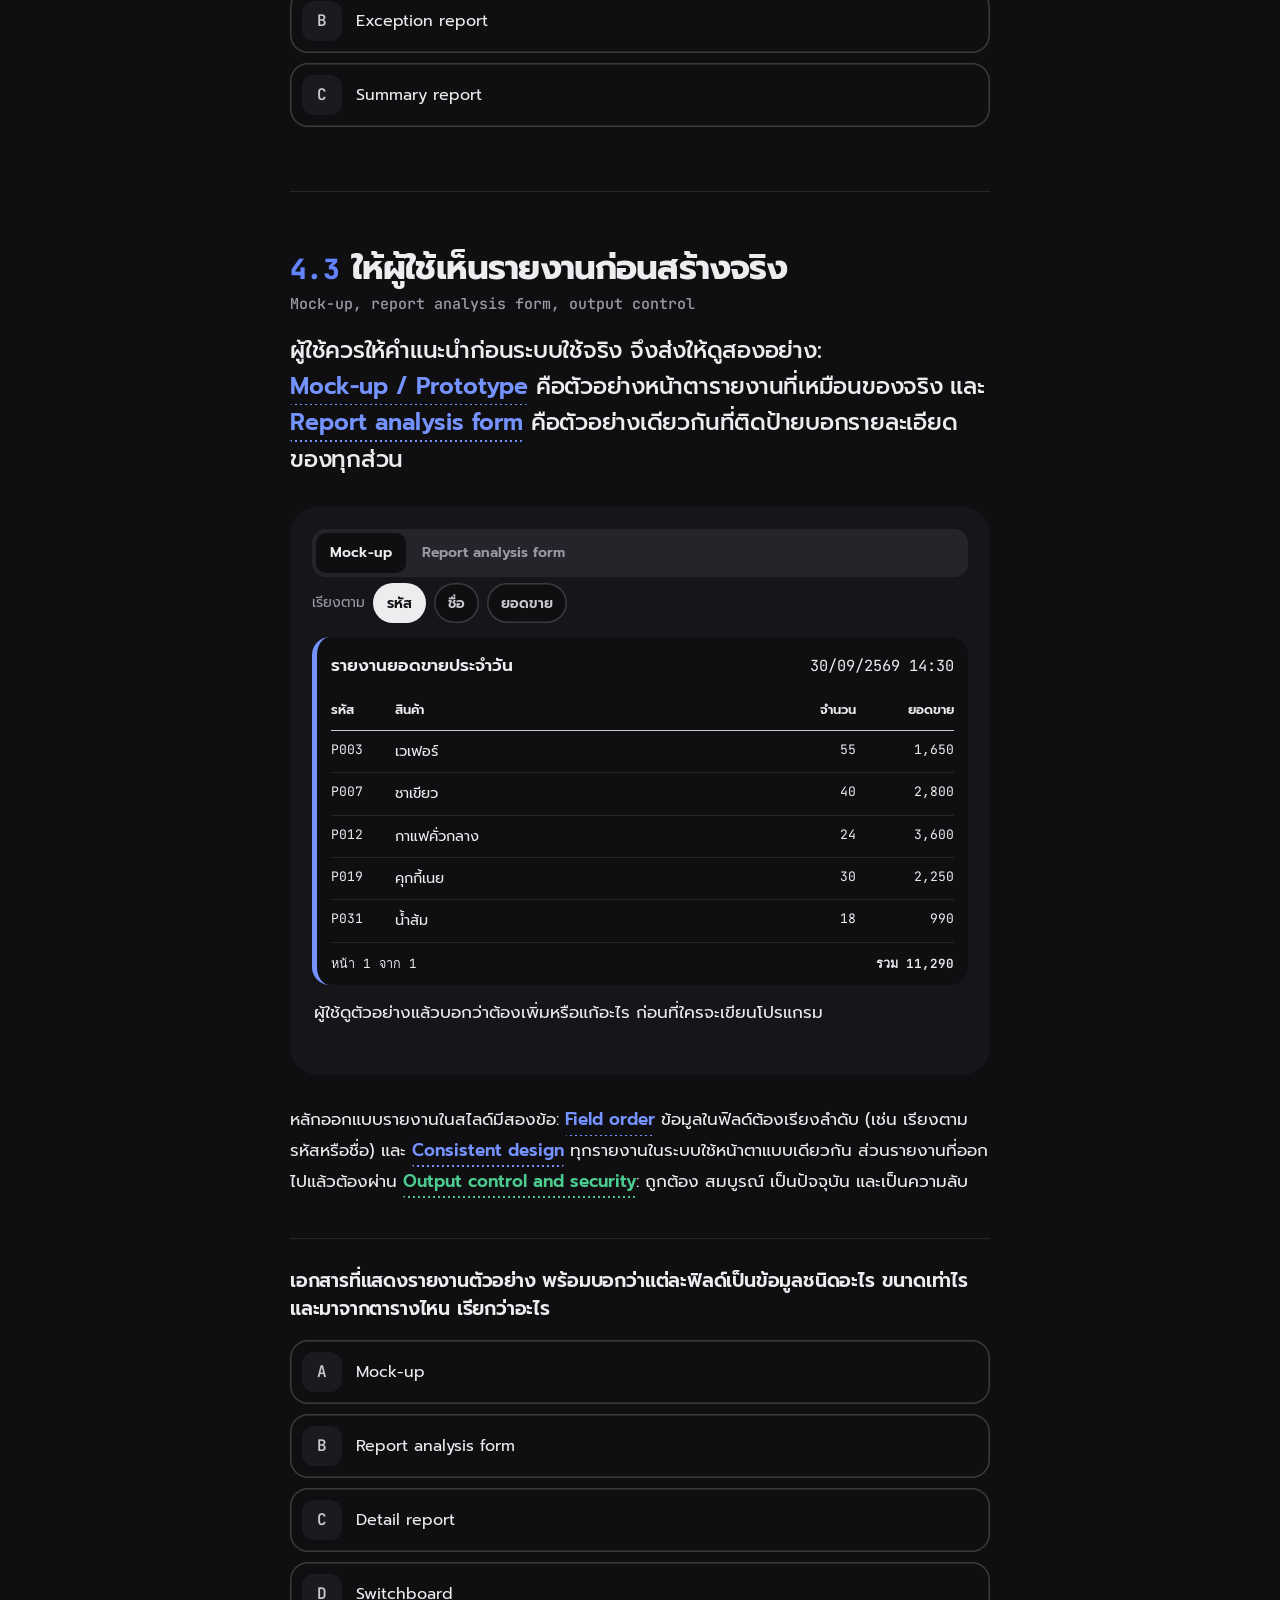
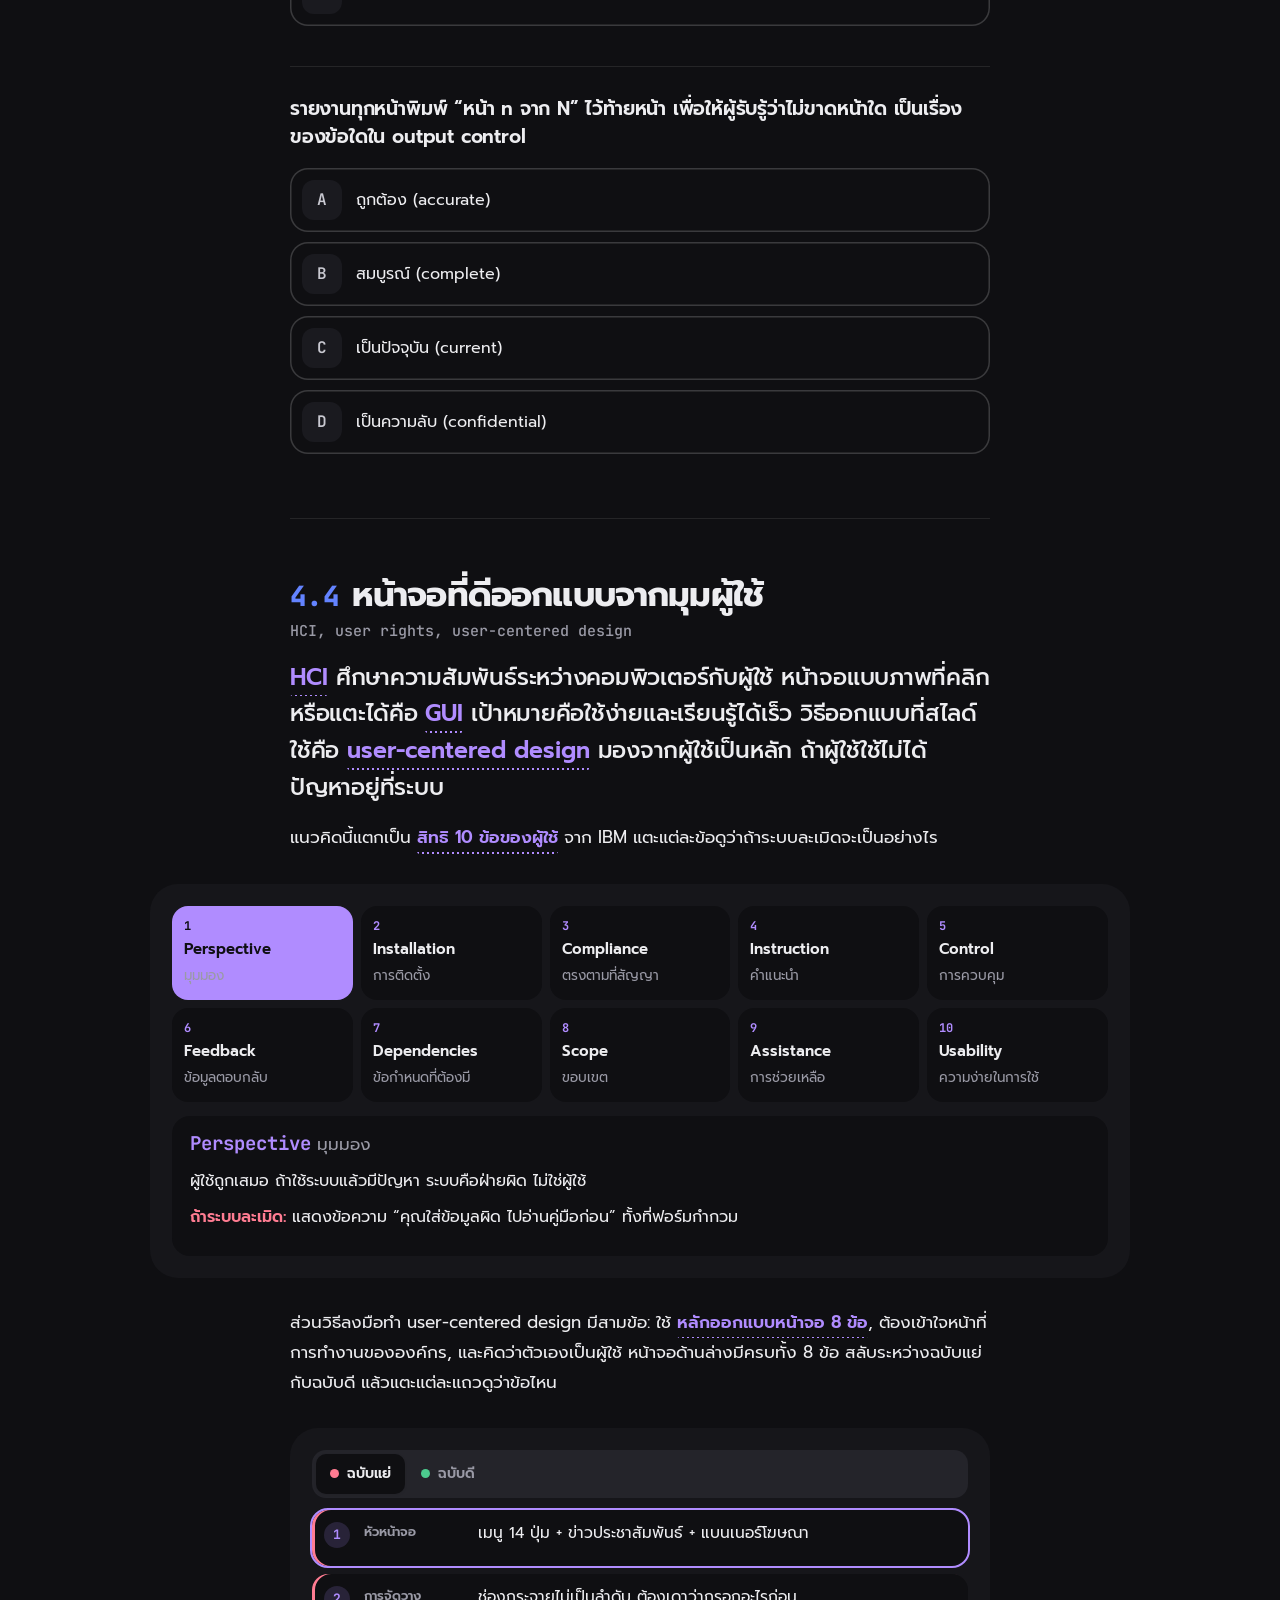
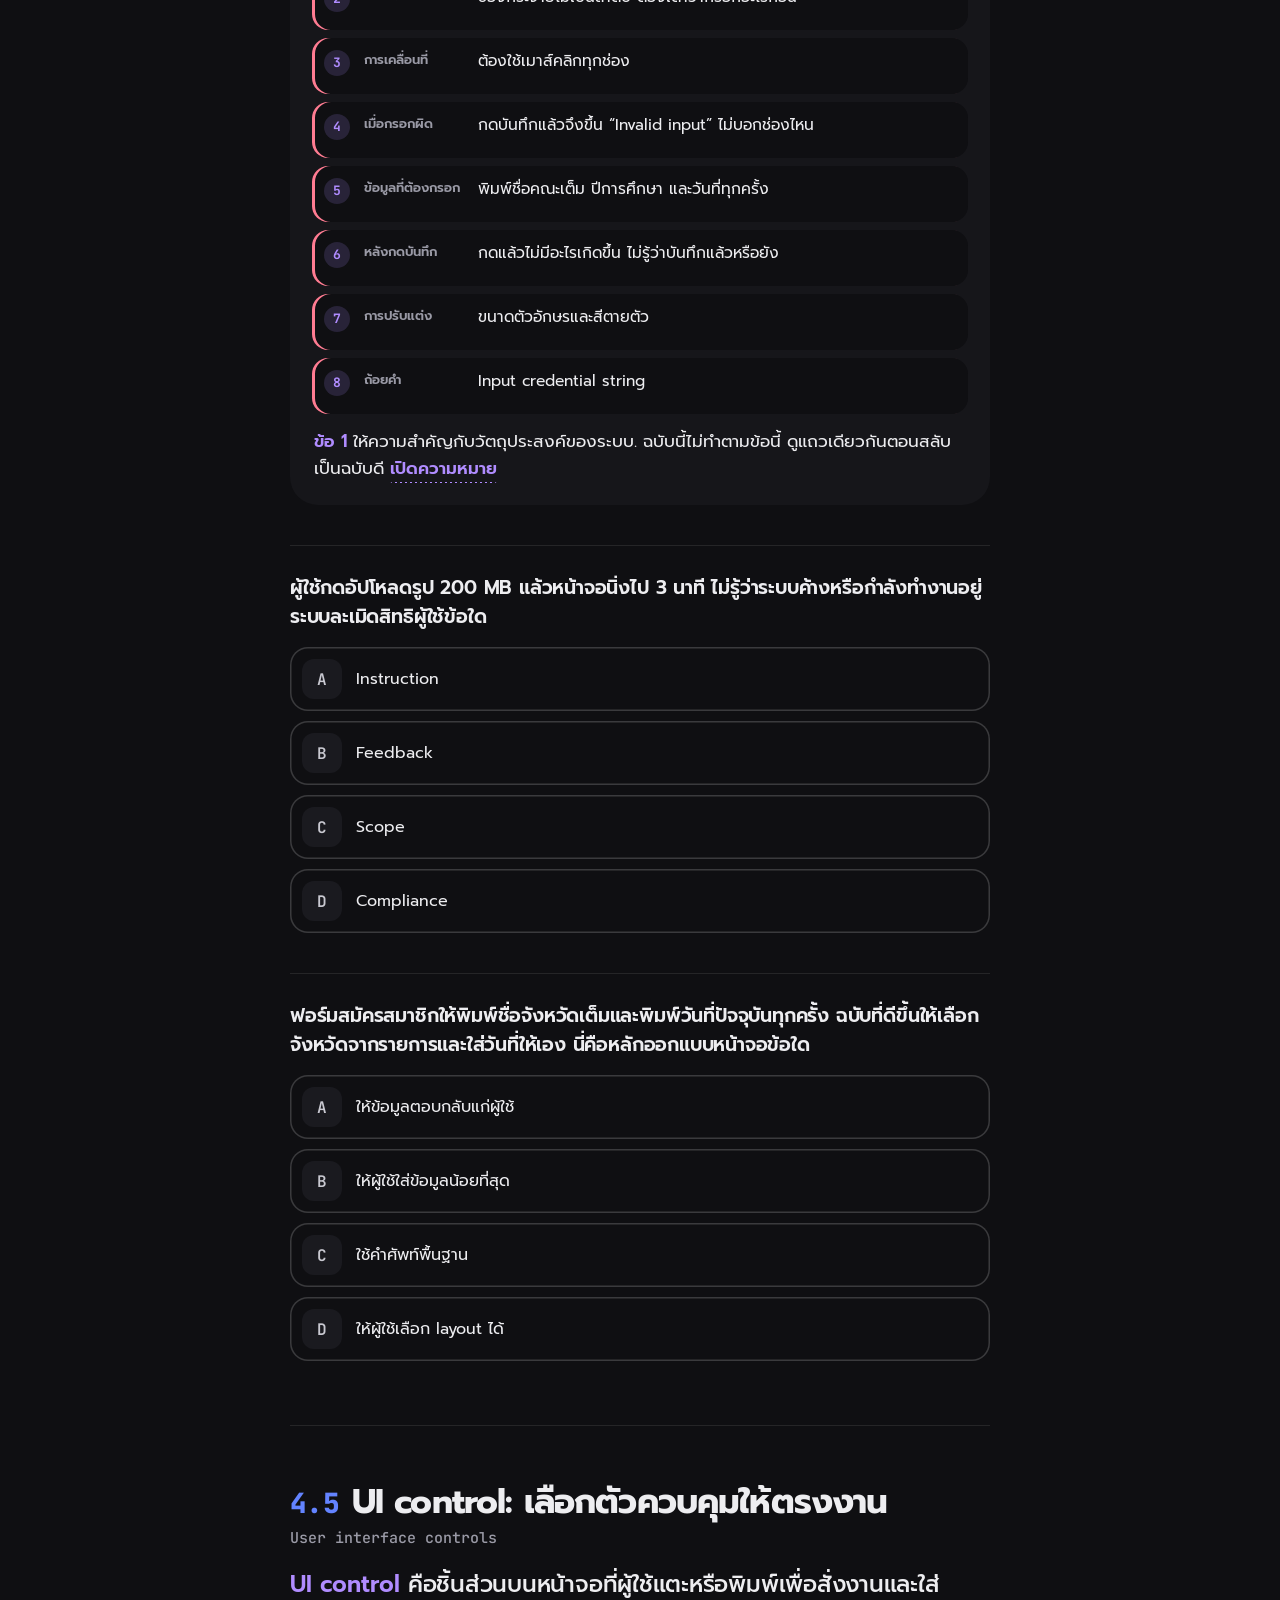
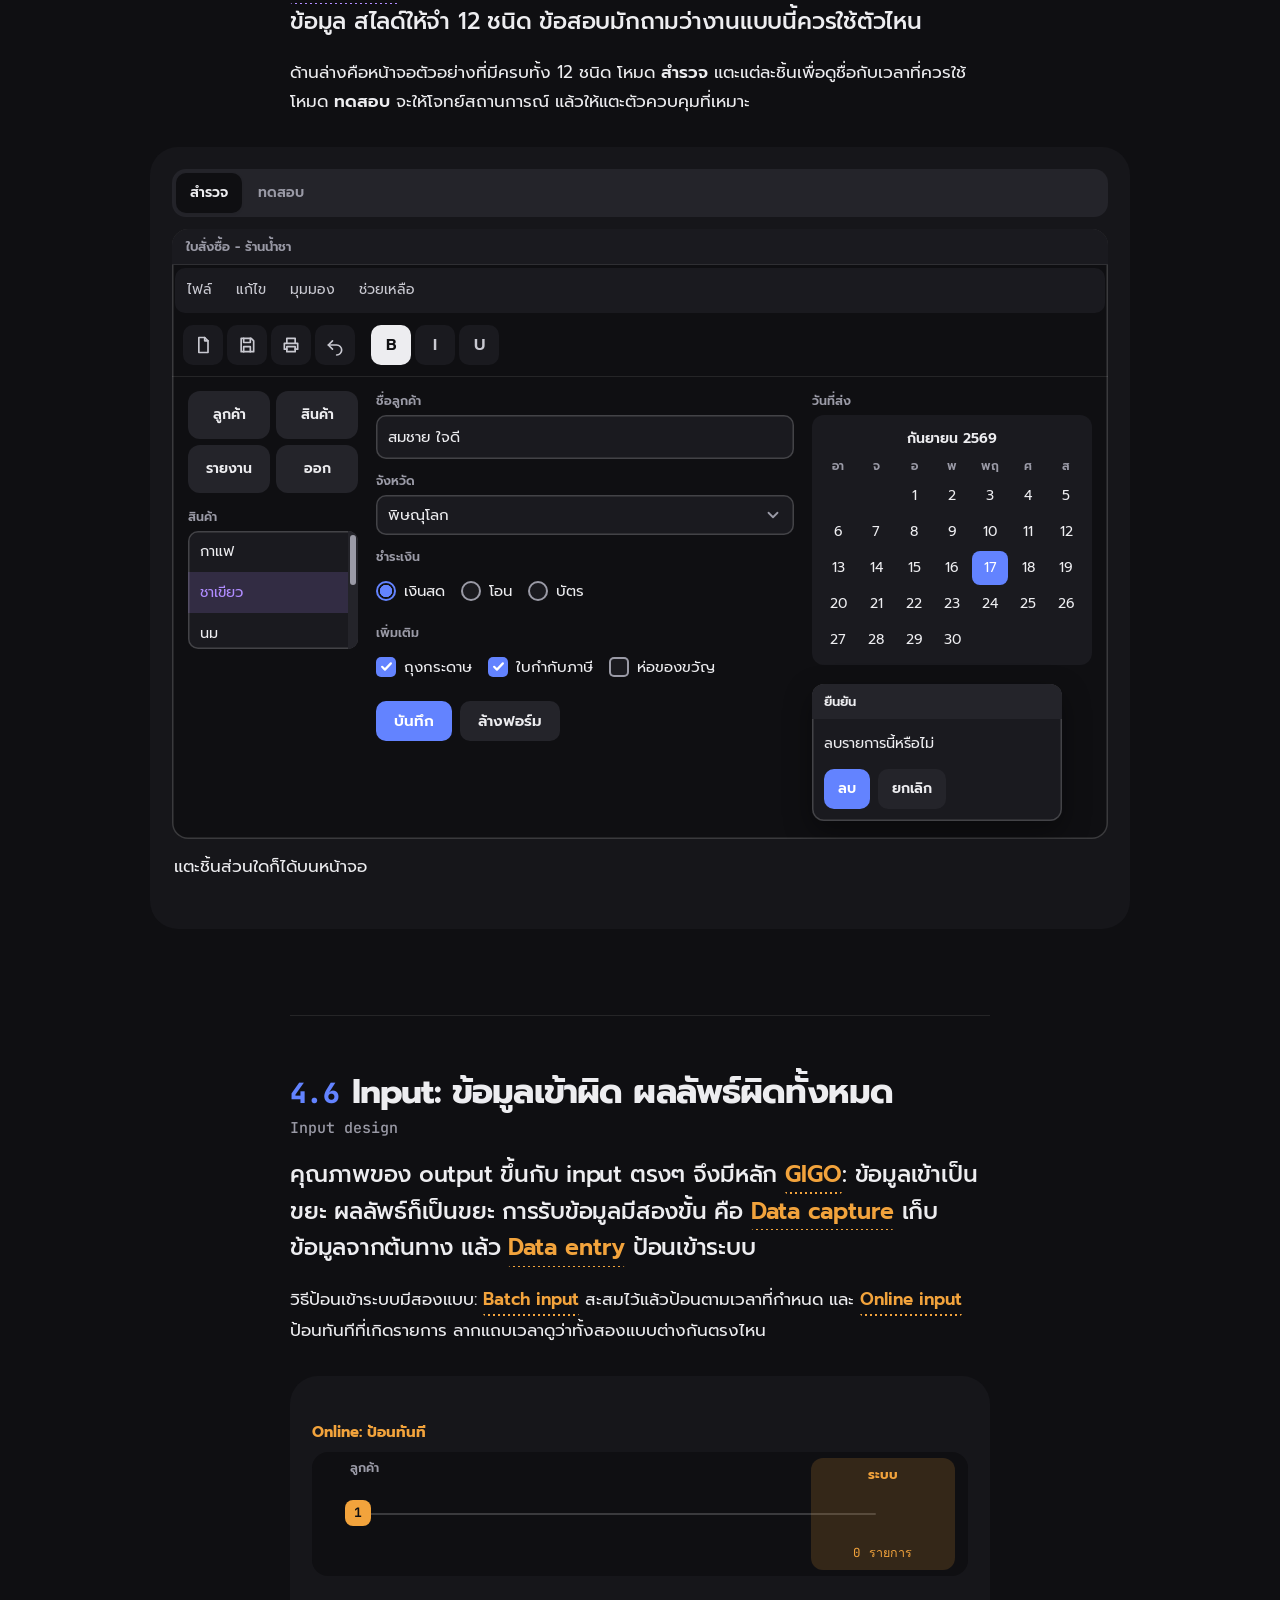
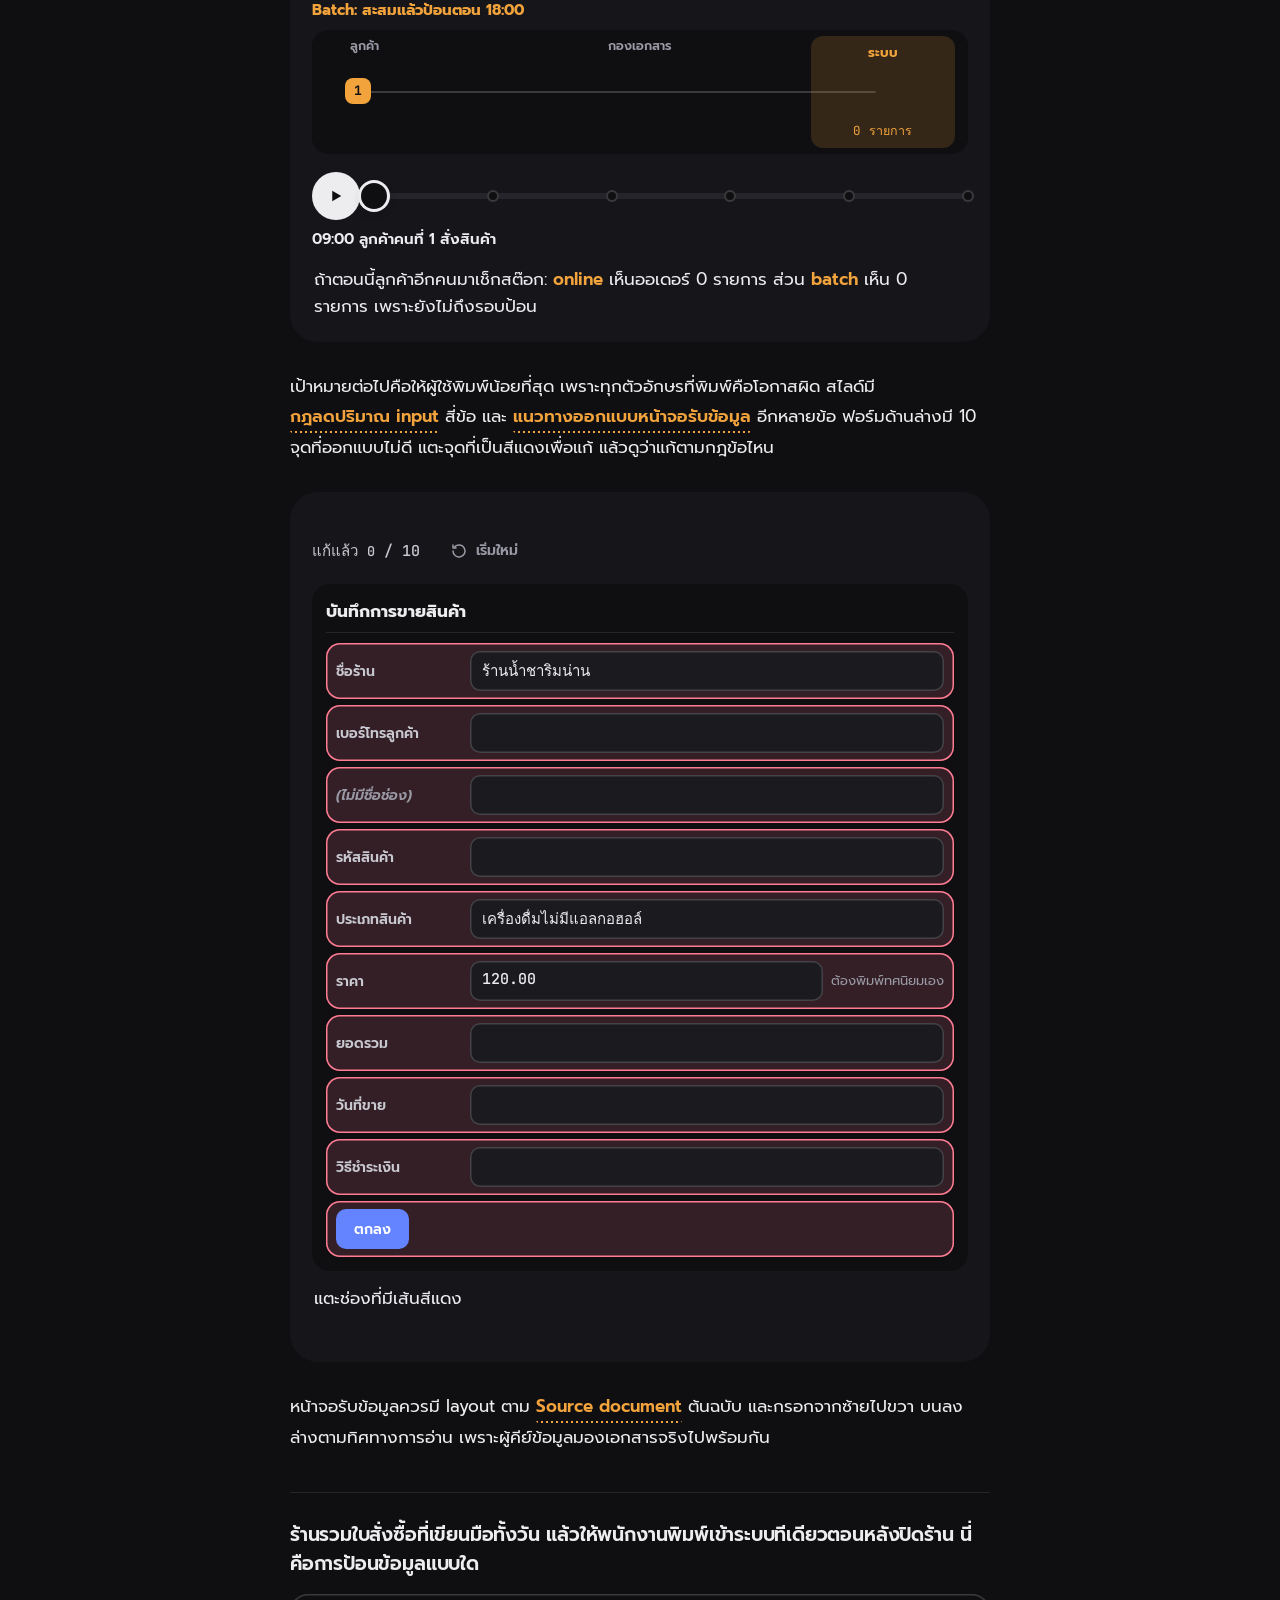
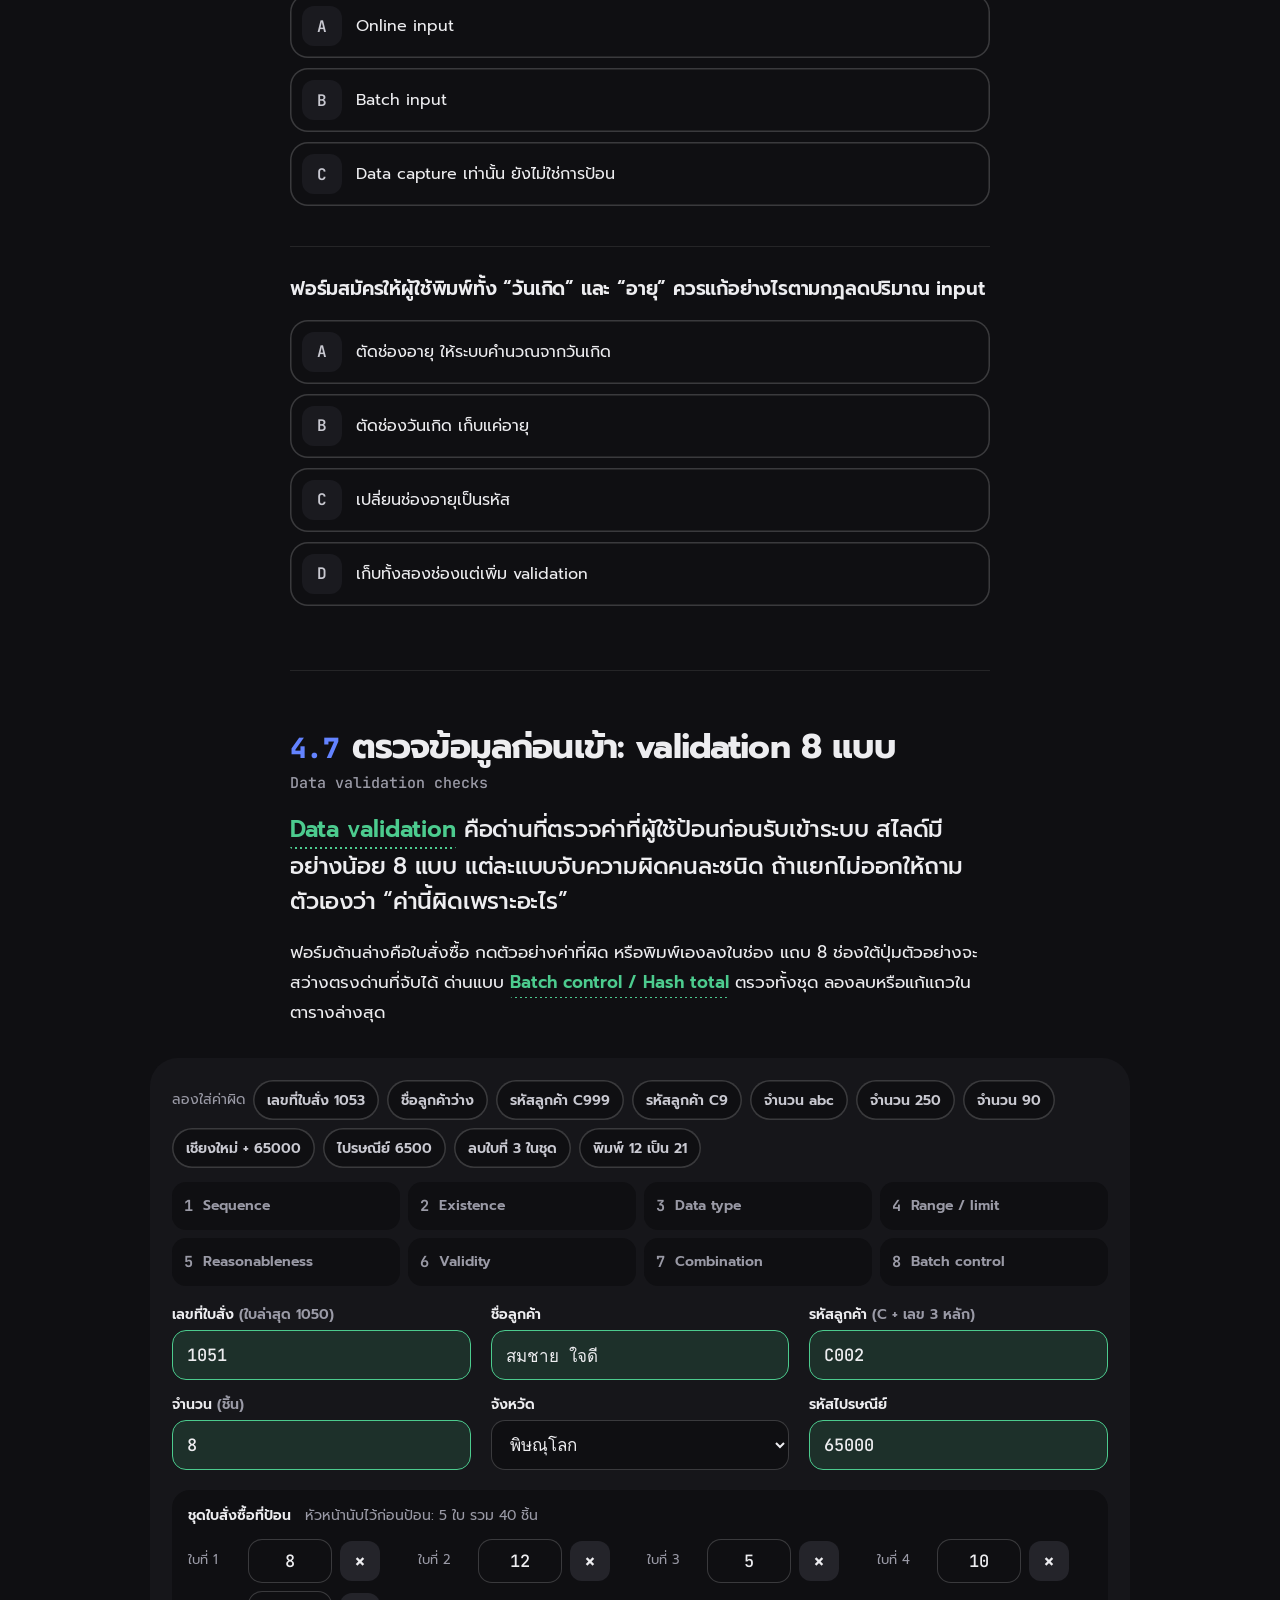
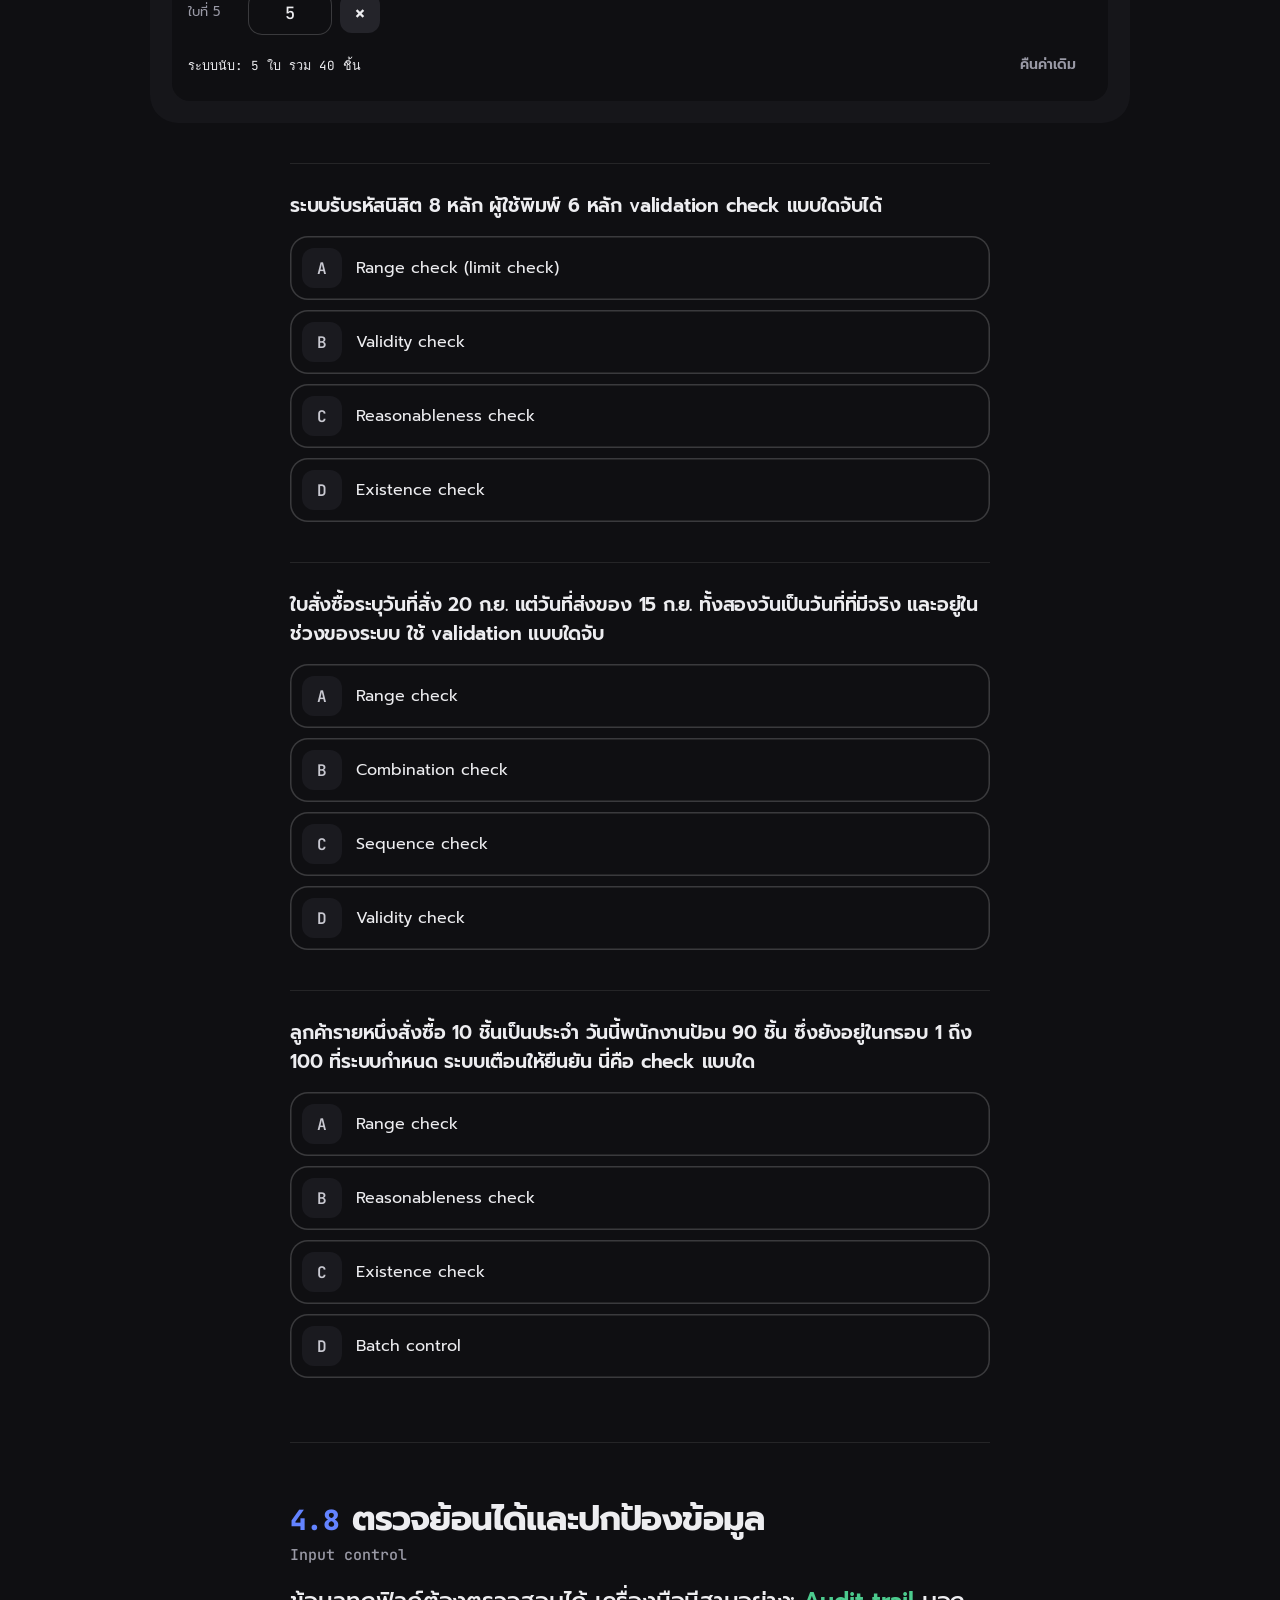
<file: io.html>
<!doctype html>
<html lang="th">
<head>
<meta charset="utf-8">
<link rel="icon" href="favicon.svg" type="image/svg+xml">
<meta name="viewport" content="width=device-width, initial-scale=1, viewport-fit=cover">
<title>Output, UI และ Input | Spec</title>
<meta name="theme-color" content="#0F0F12">
<link rel="preconnect" href="https://fonts.googleapis.com">
<link rel="preconnect" href="https://fonts.gstatic.com" crossorigin>
<link rel="stylesheet" href="https://fonts.googleapis.com/css2?family=Prompt:wght@400;500;600;700&family=JetBrains+Mono:wght@400;500;600;700;800&display=swap">
<link rel="stylesheet" href="assets/core.css">
<link rel="stylesheet" href="assets/io.css">
</head>
<body>
<main>
  <div class="col head">
    <h1>Output, UI และ Input</h1>
    <p class="lede">ข้อสอบบทนี้ถามสองแบบ แบบแรกให้จำแนก: รายงานนี้เป็นชนิดไหน, validation check ข้อไหนจับค่าผิดนี้ได้, ควรใช้ UI control ตัวไหน, ข้อมูลเข้าแบบ batch หรือ online แบบที่สองให้คำนวณ: รายงานยาวกี่บรรทัด ใช้กระดาษกี่แผ่น พิมพ์กี่นาทีกี่วินาที ทั้งหมดอยู่ในระบบสามส่วน คือ [[input]] ข้อมูลที่เข้า, [[output]] ข้อมูลที่ออก และ [[uidesign|User Interface]] หน้าจอตรงกลางที่คนใช้</p>
  </div>

  <div class="fig map" id="map"></div>

  <section class="idea col" id="s-out">
    <h2>Output: ถามก่อน แล้วค่อยออกแบบ<span class="en">Output design</span></h2>
    <p class="key">[[output]] คือข้อมูลที่ระบบส่งออกให้คนหรือระบบอื่นใช้ ก่อนออกแบบต้องตอบ [[outq|คำถามห้าข้อ]] ให้ครบ เพราะคำตอบกำหนดทั้งรูปแบบและช่องทาง</p>
    <p>ห้าข้อคือ: จุดประสงค์ของ output, ใครใช้และสำคัญอย่างไร, มีข้อมูลอะไรบ้าง, แสดงทางช่องทางไหน (จอหรือเครื่องพิมพ์ ฯลฯ), เป็นความลับหรือไม่ ลองสลับ output สามอย่างด้านล่างดูว่าคำตอบเปลี่ยนไปอย่างไร</p>
    <div class="fig in-col" id="fig-ask"></div>
    <p>ช่องทางที่สไลด์แบ่งไว้มีสามกลุ่ม แตะแต่ละชนิดเพื่อดูความหมาย output ของระบบหนึ่งเป็น input ของอีกระบบหนึ่งได้ และ output พื้นฐานที่สุดคือจอภาพกับเครื่องพิมพ์</p>
    <div class="fig in-col" id="fig-types"></div>
    <div id="q-out"></div>
  </section>

  <section class="idea col" id="s-rtype">
    <h2>รายงานสามแบบ: ข้อมูลเดียวกัน คนอ่านต่างกัน<span class="en">Detail / Exception / Summary report</span></h2>
    <p class="key">แบ่งรายงานตามคนอ่านและเจตนา: [[rdetail]] แสดงทุกรายการทีละบรรทัด, [[rexcept]] แสดงเฉพาะรายการที่ผิดปกติหรือตรงเงื่อนไข, [[rsummary]] รวมเป็นตัวเลขสรุป เหมาะกับผู้บริหารระดับสูง</p>
    <p>ภาพด้านล่างเป็นข้อมูลสต๊อกชุดเดียว สลับดูทีละแบบ และลองกด − + เพื่อเปลี่ยนจำนวนในสต๊อก รายงานแบบ exception กับ summary จะเปลี่ยนตามทันที</p>
    <div class="fig" id="fig-rtype"></div>
    <div id="q-rtype"></div>
  </section>

  <section class="idea col" id="s-rdesign">
    <h2>ให้ผู้ใช้เห็นรายงานก่อนสร้างจริง<span class="en">Mock-up, report analysis form, output control</span></h2>
    <p class="key">ผู้ใช้ควรให้คำแนะนำก่อนระบบใช้จริง จึงส่งให้ดูสองอย่าง: [[mockup]] คือตัวอย่างหน้าตารายงานที่เหมือนของจริง และ [[raf]] คือตัวอย่างเดียวกันที่ติดป้ายบอกรายละเอียดของทุกส่วน</p>
    <div class="fig in-col" id="fig-mock"></div>
    <p>หลักออกแบบรายงานในสไลด์มีสองข้อ: [[rfield]] ข้อมูลในฟิลด์ต้องเรียงลำดับ (เช่น เรียงตามรหัสหรือชื่อ) และ [[rconsist]] ทุกรายงานในระบบใช้หน้าตาแบบเดียวกัน ส่วนรายงานที่ออกไปแล้วต้องผ่าน [[ocontrol]]: ถูกต้อง สมบูรณ์ เป็นปัจจุบัน และเป็นความลับ</p>
    <div id="q-rdesign"></div>
  </section>

  <section class="idea col" id="s-hci">
    <h2>หน้าจอที่ดีออกแบบจากมุมผู้ใช้<span class="en">HCI, user rights, user-centered design</span></h2>
    <p class="key">[[hci]] ศึกษาความสัมพันธ์ระหว่างคอมพิวเตอร์กับผู้ใช้ หน้าจอแบบภาพที่คลิกหรือแตะได้คือ [[gui]] เป้าหมายคือใช้ง่ายและเรียนรู้ได้เร็ว วิธีออกแบบที่สไลด์ใช้คือ [[ucd|user-centered design]] มองจากผู้ใช้เป็นหลัก ถ้าผู้ใช้ใช้ไม่ได้ ปัญหาอยู่ที่ระบบ</p>
    <p>แนวคิดนี้แตกเป็น [[urights|สิทธิ 10 ข้อของผู้ใช้]] จาก IBM แตะแต่ละข้อดูว่าถ้าระบบละเมิดจะเป็นอย่างไร</p>
    <div class="fig" id="fig-rights"></div>
    <p>ส่วนวิธีลงมือทำ user-centered design มีสามข้อ: ใช้ [[uig|หลักออกแบบหน้าจอ 8 ข้อ]], ต้องเข้าใจหน้าที่การทำงานขององค์กร, และคิดว่าตัวเองเป็นผู้ใช้ หน้าจอด้านล่างมีครบทั้ง 8 ข้อ สลับระหว่างฉบับแย่กับฉบับดี แล้วแตะแต่ละแถวดูว่าข้อไหน</p>
    <div class="fig in-col" id="fig-uig"></div>
    <div id="q-hci"></div>
  </section>

  <section class="idea col" id="s-ctl">
    <h2>UI control: เลือกตัวควบคุมให้ตรงงาน<span class="en">User interface controls</span></h2>
    <p class="key">[[controls|UI control]] คือชิ้นส่วนบนหน้าจอที่ผู้ใช้แตะหรือพิมพ์เพื่อสั่งงานและใส่ข้อมูล สไลด์ให้จำ 12 ชนิด ข้อสอบมักถามว่างานแบบนี้ควรใช้ตัวไหน</p>
    <p>ด้านล่างคือหน้าจอตัวอย่างที่มีครบทั้ง 12 ชนิด โหมด <b>สำรวจ</b> แตะแต่ละชิ้นเพื่อดูชื่อกับเวลาที่ควรใช้ โหมด <b>ทดสอบ</b> จะให้โจทย์สถานการณ์ แล้วให้แตะตัวควบคุมที่เหมาะ</p>
    <div class="fig" id="fig-ctl"></div>
    <div id="q-ctl"></div>
  </section>

  <section class="idea col" id="s-input">
    <h2>Input: ข้อมูลเข้าผิด ผลลัพธ์ผิดทั้งหมด<span class="en">Input design</span></h2>
    <p class="key">คุณภาพของ output ขึ้นกับ input ตรงๆ จึงมีหลัก [[gigo]]: ข้อมูลเข้าเป็นขยะ ผลลัพธ์ก็เป็นขยะ การรับข้อมูลมีสองขั้น คือ [[capture]] เก็บข้อมูลจากต้นทาง แล้ว [[entry]] ป้อนเข้าระบบ</p>
    <p>วิธีป้อนเข้าระบบมีสองแบบ: [[batch]] สะสมไว้แล้วป้อนตามเวลาที่กำหนด และ [[online]] ป้อนทันทีที่เกิดรายการ ลากแถบเวลาดูว่าทั้งสองแบบต่างกันตรงไหน</p>
    <div class="fig in-col" id="fig-bo"></div>
    <p>เป้าหมายต่อไปคือให้ผู้ใช้พิมพ์น้อยที่สุด เพราะทุกตัวอักษรที่พิมพ์คือโอกาสผิด สไลด์มี [[vol|กฎลดปริมาณ input]] สี่ข้อ และ [[dataentry|แนวทางออกแบบหน้าจอรับข้อมูล]] อีกหลายข้อ ฟอร์มด้านล่างมี 10 จุดที่ออกแบบไม่ดี แตะจุดที่เป็นสีแดงเพื่อแก้ แล้วดูว่าแก้ตามกฎข้อไหน</p>
    <div class="fig in-col" id="fig-form"></div>
    <p>หน้าจอรับข้อมูลควรมี layout ตาม [[srcdoc]] ต้นฉบับ และกรอกจากซ้ายไปขวา บนลงล่างตามทิศทางการอ่าน เพราะผู้คีย์ข้อมูลมองเอกสารจริงไปพร้อมกัน</p>
    <div id="q-input"></div>
  </section>

  <section class="idea col" id="s-val">
    <h2>ตรวจข้อมูลก่อนเข้า: validation 8 แบบ<span class="en">Data validation checks</span></h2>
    <p class="key">[[validation]] คือด่านที่ตรวจค่าที่ผู้ใช้ป้อนก่อนรับเข้าระบบ สไลด์มีอย่างน้อย 8 แบบ แต่ละแบบจับความผิดคนละชนิด ถ้าแยกไม่ออกให้ถามตัวเองว่า &ldquo;ค่านี้ผิดเพราะอะไร&rdquo;</p>
    <p>ฟอร์มด้านล่างคือใบสั่งซื้อ กดตัวอย่างค่าที่ผิด หรือพิมพ์เองลงในช่อง แถบ 8 ช่องใต้ปุ่มตัวอย่างจะสว่างตรงด่านที่จับได้ ด่านแบบ [[v_batch]] ตรวจทั้งชุด ลองลบหรือแก้แถวในตารางล่างสุด</p>
    <div class="fig" id="fig-val"></div>
    <div id="q-val"></div>
  </section>

  <section class="idea col" id="s-icontrol">
    <h2>ตรวจย้อนได้และปกป้องข้อมูล<span class="en">Input control</span></h2>
    <p class="key">ข้อมูลทุกฟิลด์ต้องตรวจสอบได้ เครื่องมือมีสามอย่าง: [[audit]] บอกที่มาของข้อมูลว่าใครคีย์ เมื่อไร จากกระบวนการไหน, [[datasec]] ป้องกันความเสียหายต่อข้อมูล และ [[encrypt]] เข้ารหัสข้อมูลที่ไม่ควรให้ใครอ่านตรงๆ</p>
    <p>ลองแก้เงินเดือนในช่องด้านล่างโดยสลับผู้ใช้ แล้วดูว่าบันทึกตรวจย้อนมีอะไรเพิ่มขึ้น จากนั้นเปิดดูข้อมูลแบบที่เก็บจริงในฐานข้อมูล</p>
    <div class="fig in-col" id="fig-audit"></div>
    <div id="q-icontrol"></div>
  </section>

  <section class="idea col" id="s-calc">
    <h2>คำนวณกระดาษและเวลาพิมพ์รายงาน<span class="en">Report printing calculation</span></h2>
    <p class="key">โจทย์ให้จำนวนรายการ ขนาดหน้ากระดาษ และความเร็วเครื่องพิมพ์ ให้หาจำนวนแผ่นกับเวลา ทำสามขั้น: นับ<b>บรรทัดทั้งหมด</b>, หาจำนวน<b>หน้า</b> (หารแล้วปัดเศษขึ้นเสมอ), แล้วหา<b>เวลา</b> = หน้า ÷ ความเร็ว</p>
    <p>โจทย์ในชีท: ยอดขายเดือนกันยายน 1,880 รายการ รายการละ 1 บรรทัด พิมพ์ลงกระดาษที่หน้าหนึ่งมี 80 บรรทัด ใช้เป็นหัวกระดาษ 2 และท้ายกระดาษ 2 บรรทัด มีผลรวมของแต่ละหมวด 5 หมวด หมวดละ 3 บรรทัด และผลรวมทั้งหมดอีก 3 บรรทัด เครื่องเลเซอร์ 16 หน้าต่อนาที (PPM) ลากแถบเพื่อดูทีละขั้น</p>
    <div class="fig" id="fig-calc"></div>
    <p>เศษของหน้าต้องปัดขึ้นเสมอ เลื่อนจำนวนรายการเพื่อดูว่าหน้าที่ 26 โผล่ขึ้นมาตั้งแต่เกินไปเพียง 1 บรรทัด</p>
    <div class="fig in-col" id="fig-ceil"></div>
    <p>สรุปเป็นสูตรสี่ตัว แตะแต่ละตัวอักษรเพื่อดูความหมาย</p>
    <div id="eq-calc"></div>
    <p>ทุกตัวเลขในคำตอบต้องบอกว่ามาจากไหน เขียนในกระดาษตามรูปแบบนี้ ชื่อ = สูตร = ตัวเลข = ผลลัพธ์</p>
    <div id="work-calc"></div>
    <div id="q-calc"></div>
  </section>

  <a class="next" href="deliver.html"><div class="s">บทถัดไป</div><div class="t">ส่งมอบระบบ <svg viewBox="0 0 24 24" fill="none" stroke="currentColor" stroke-width="2" stroke-linecap="round" stroke-linejoin="round"><path d="M5 12h14M13 6l6 6-6 6"/></svg></div></a>
</main>
<script src="assets/core.js"></script>
<script src="assets/io-concepts.js"></script>
<script src="io.js"></script>
</body>
</html>
</file>
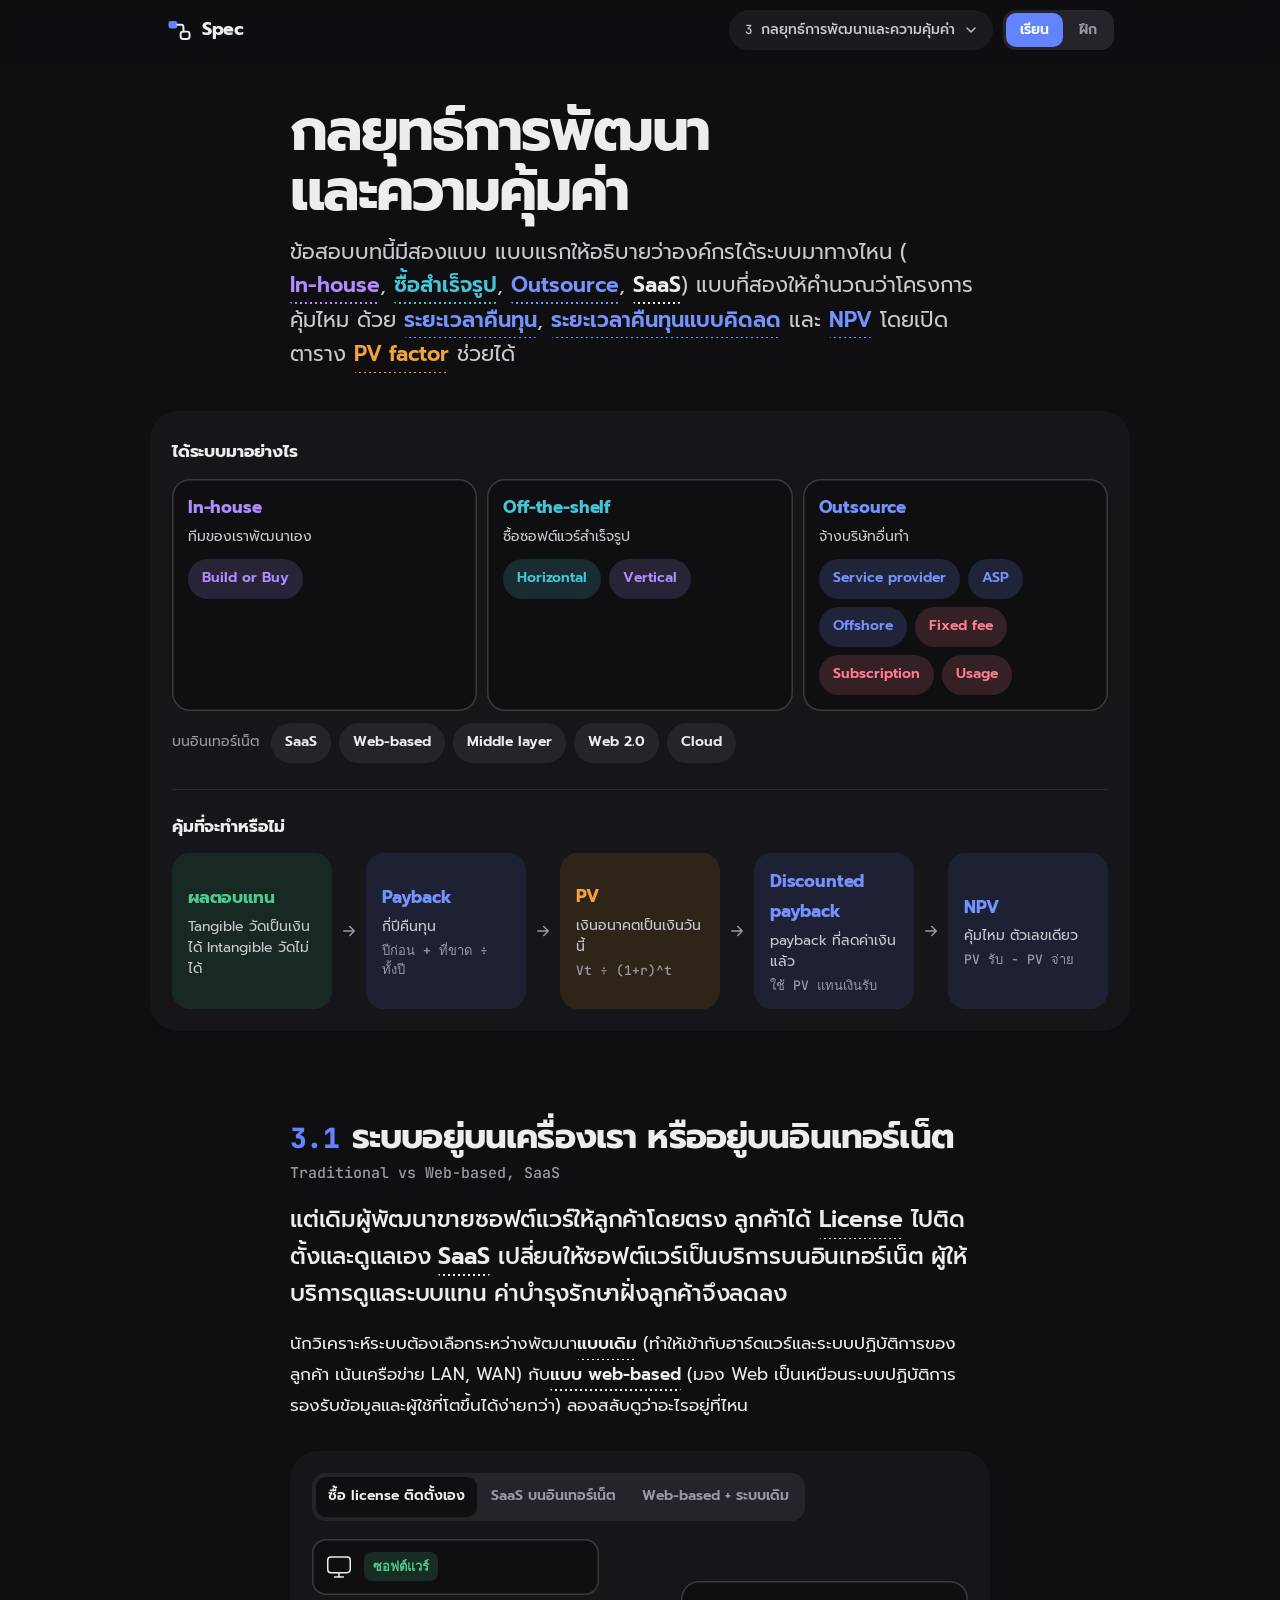
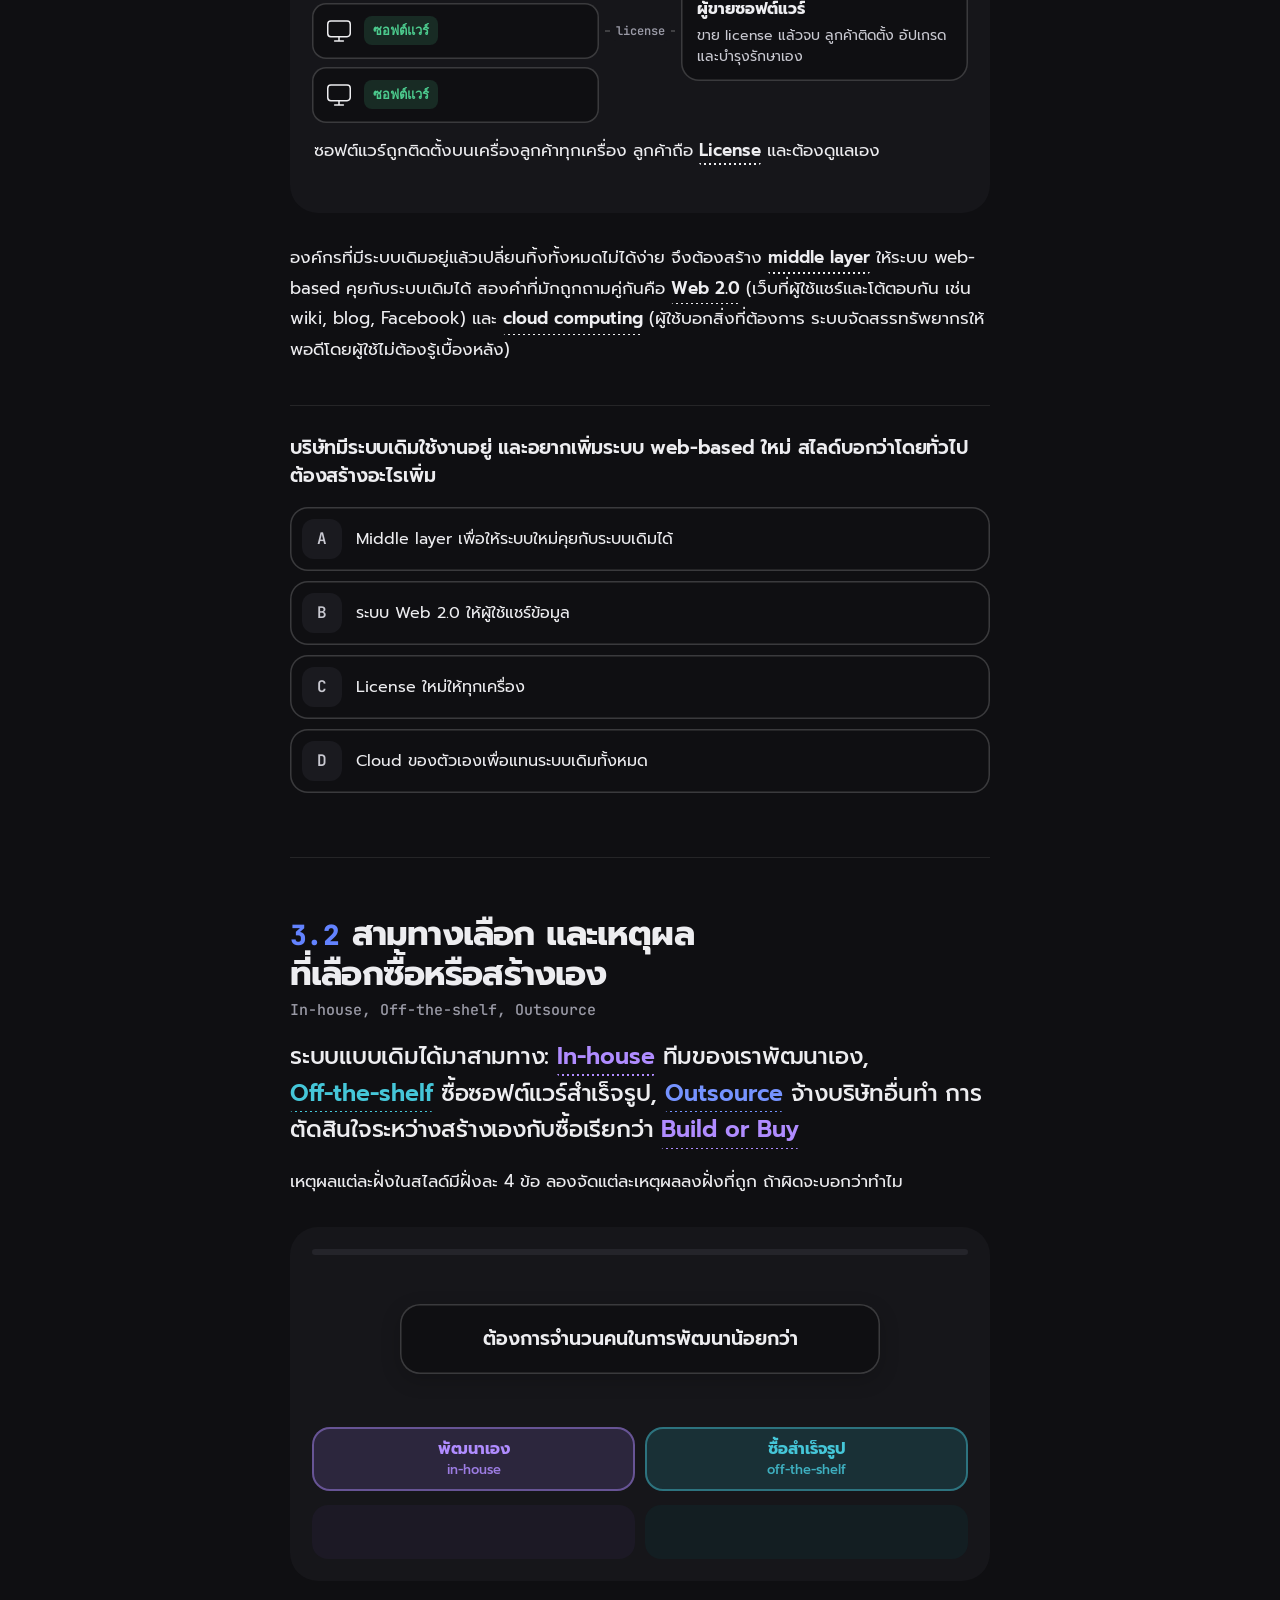
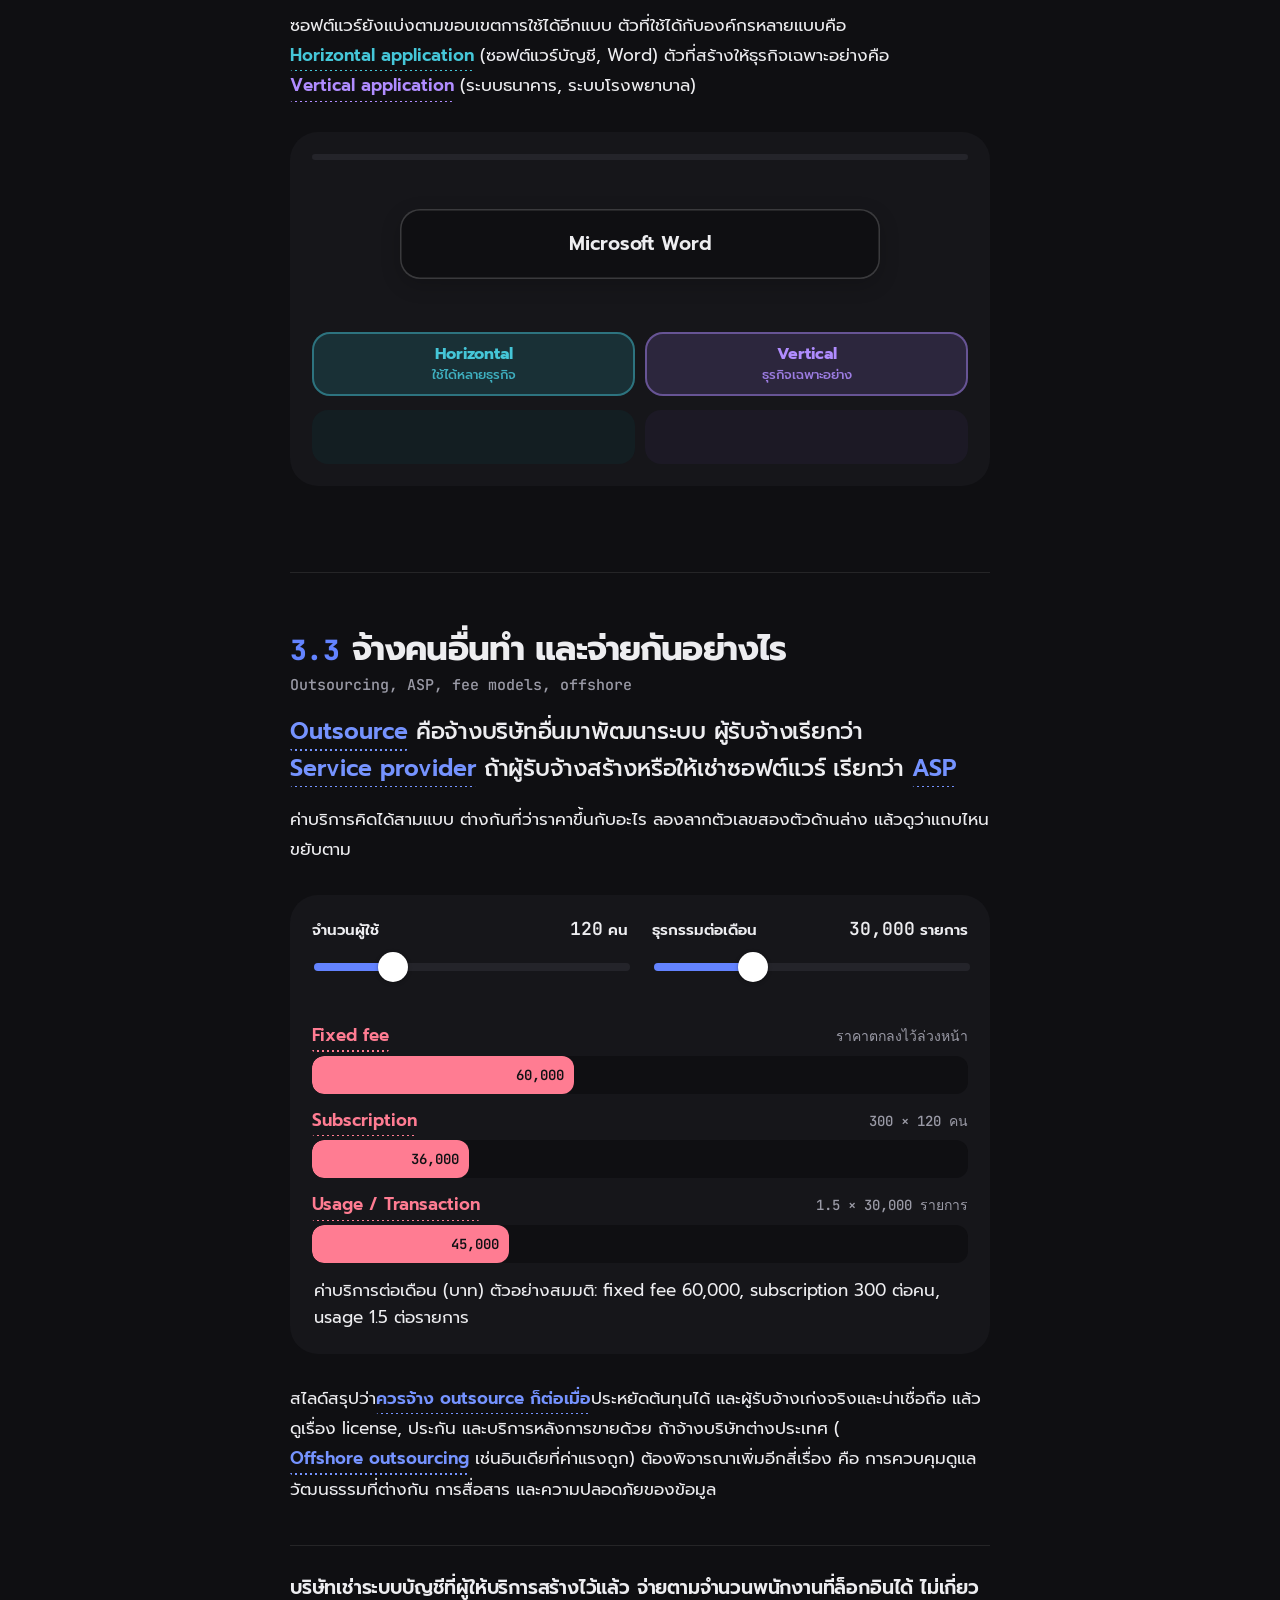
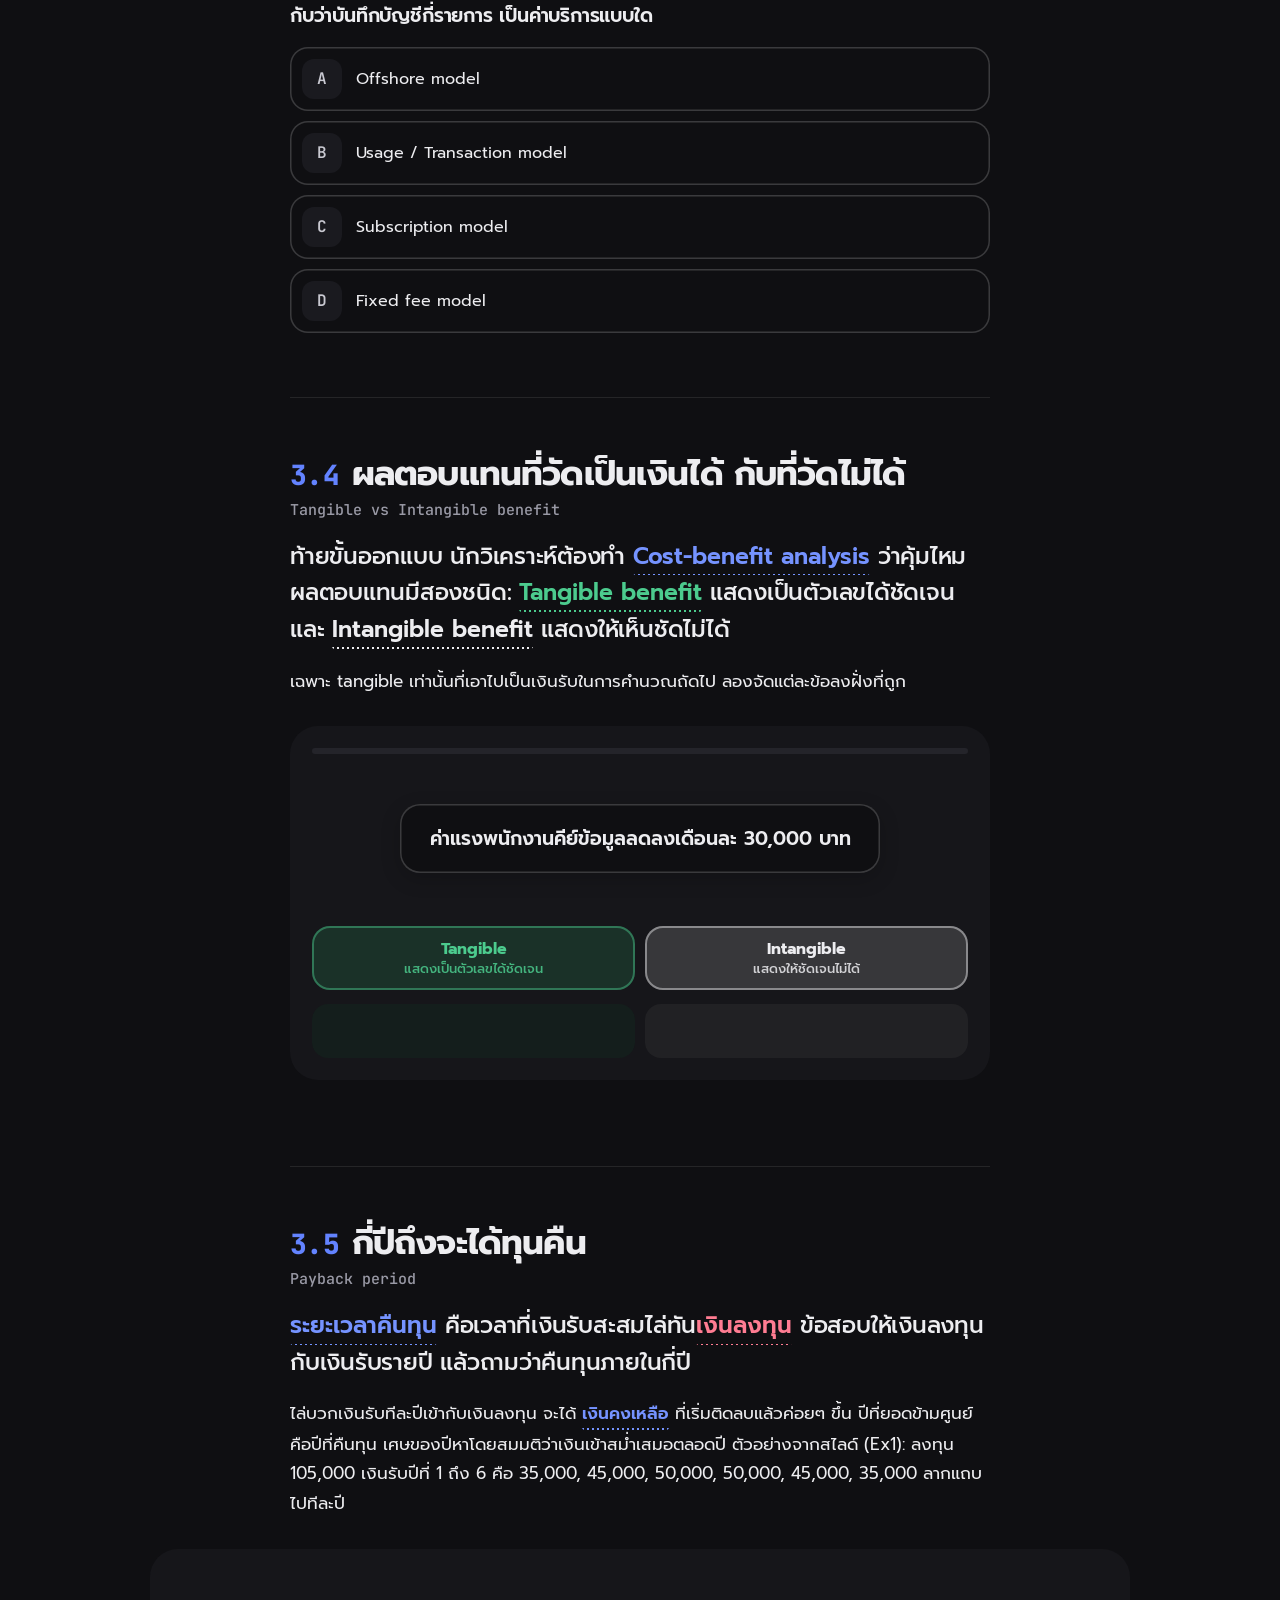
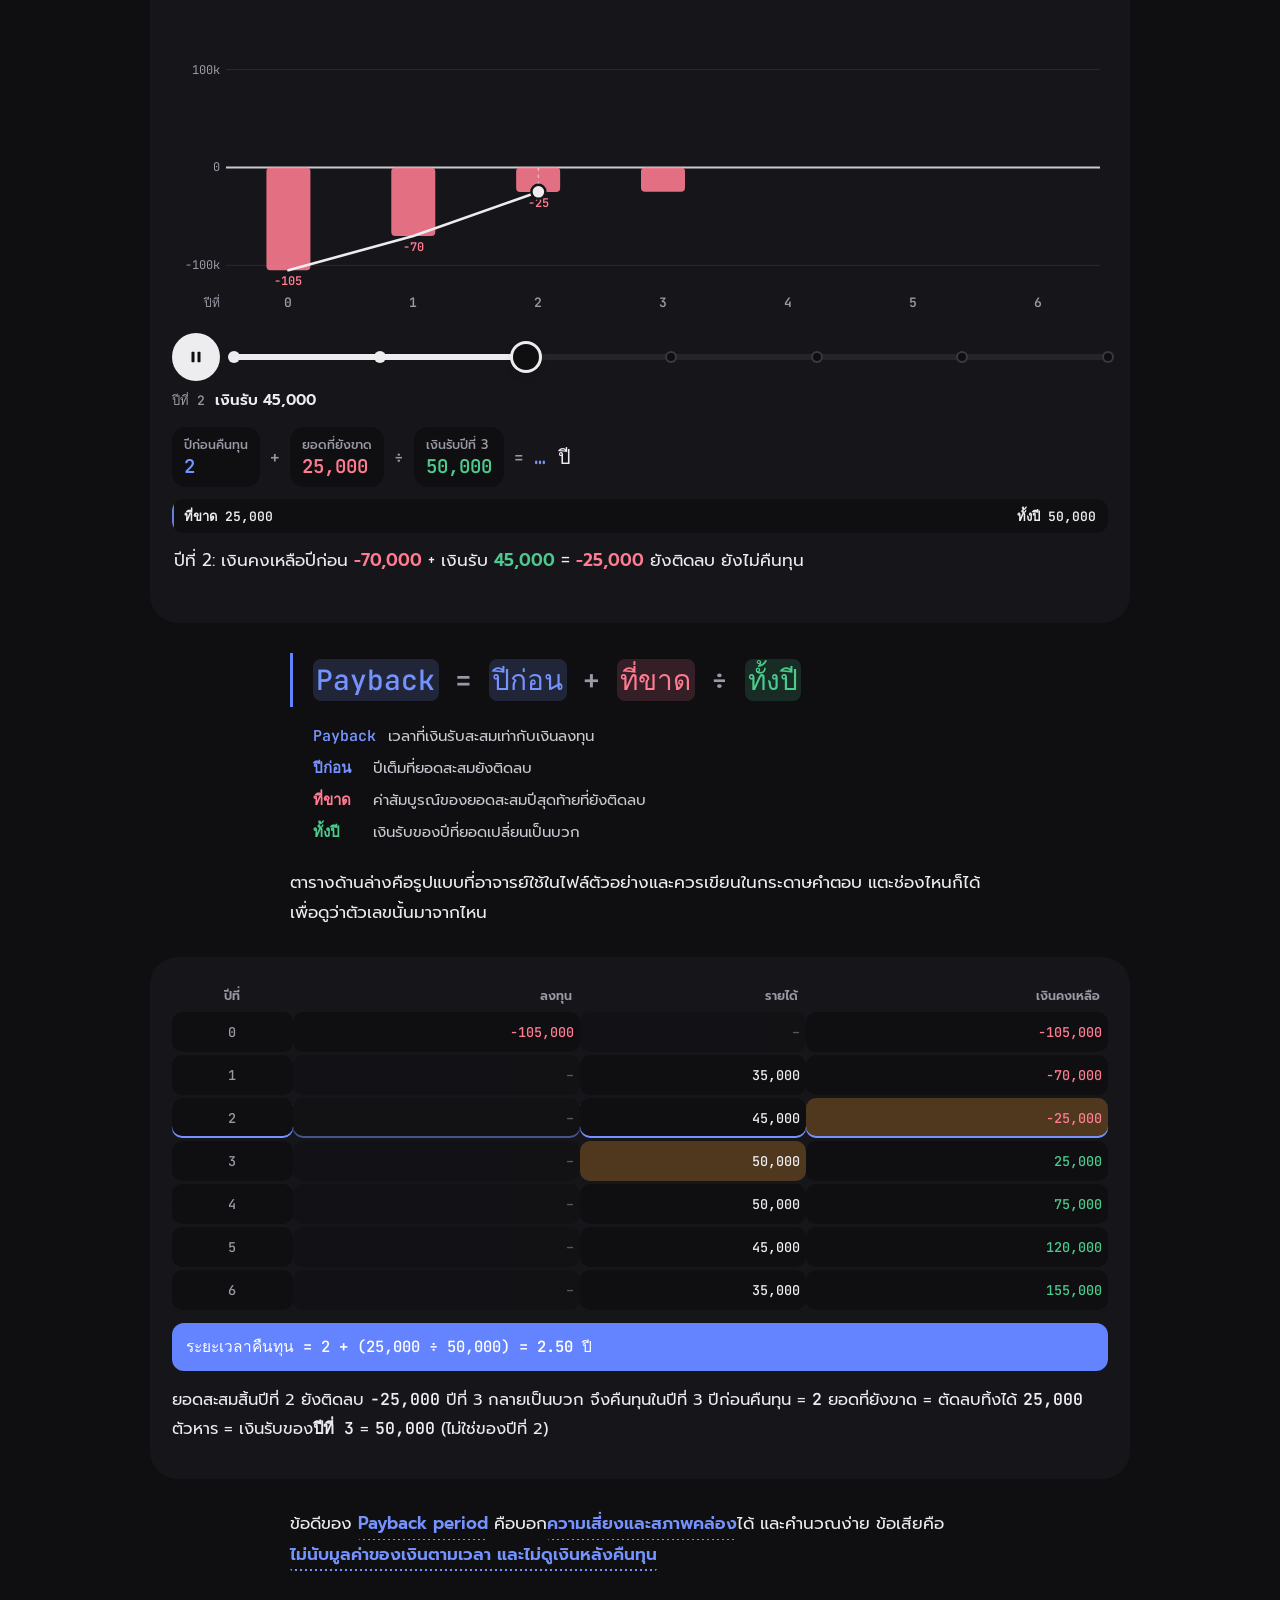
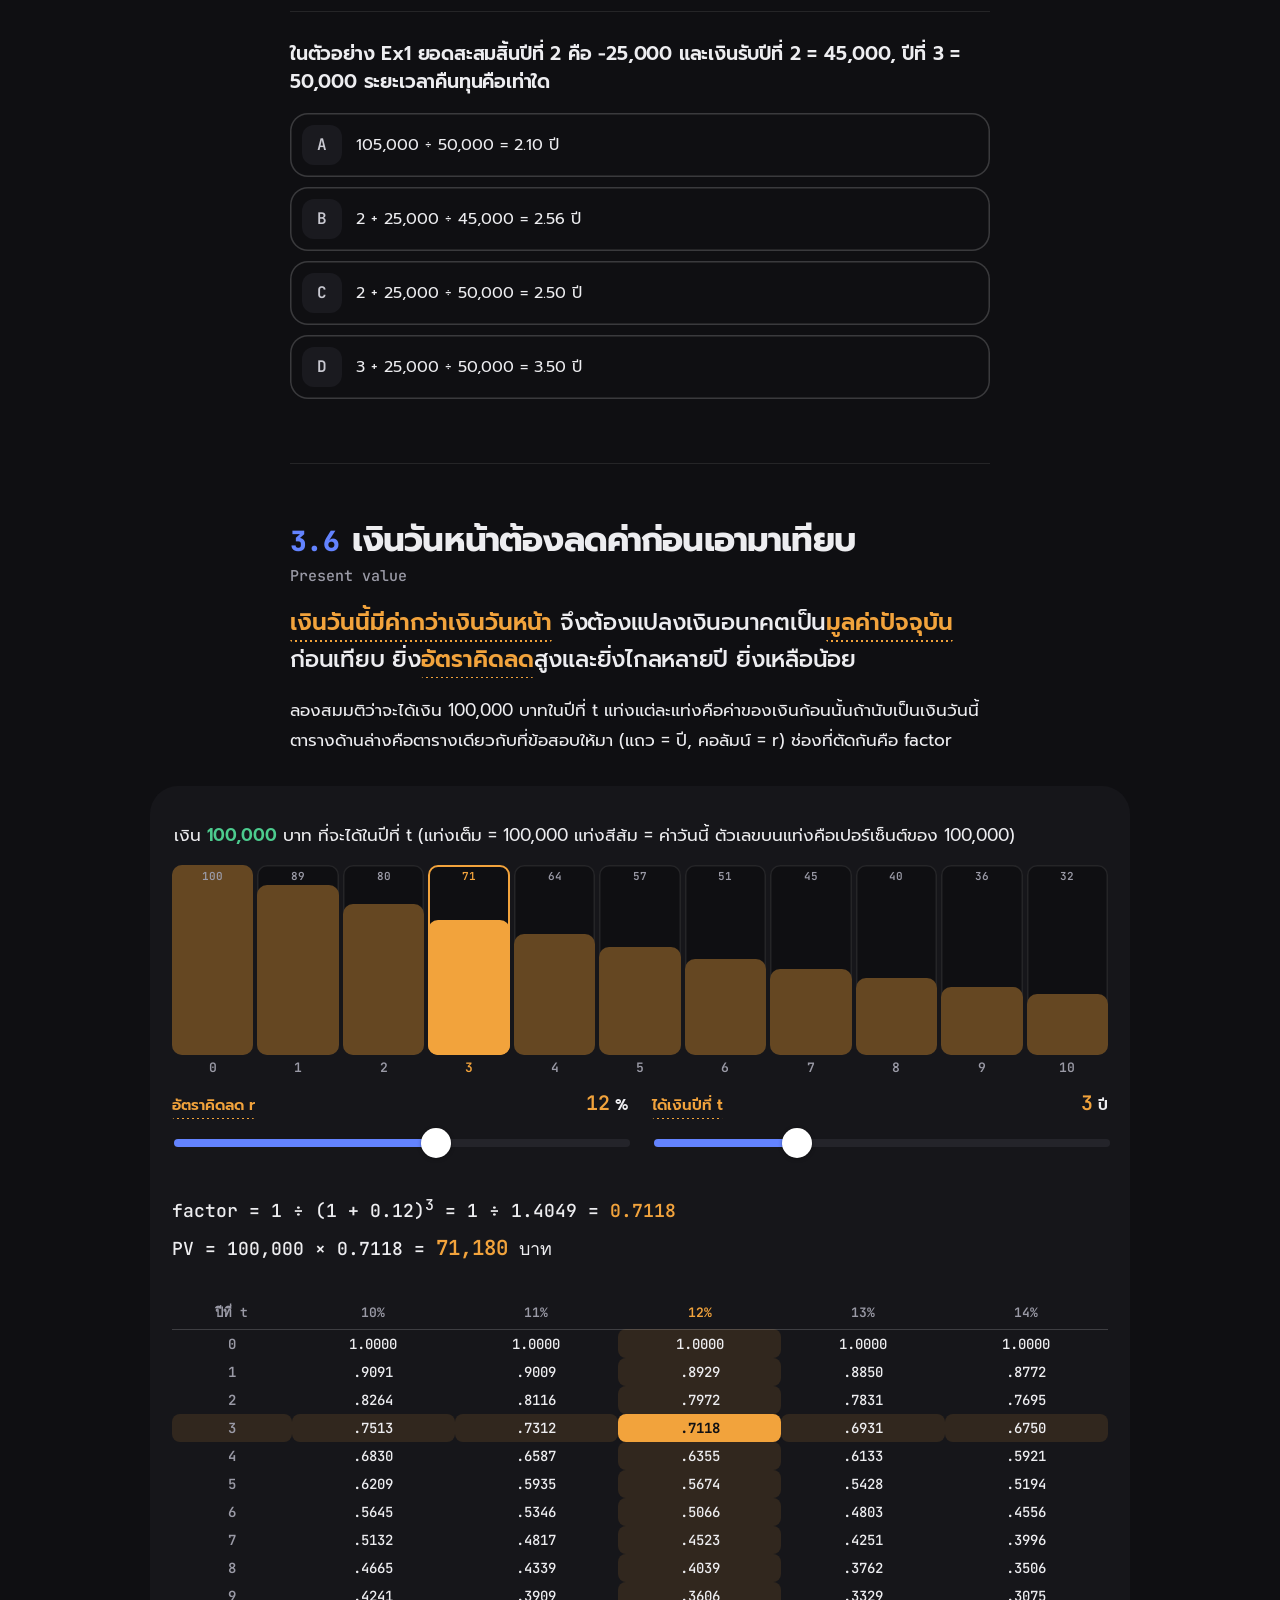
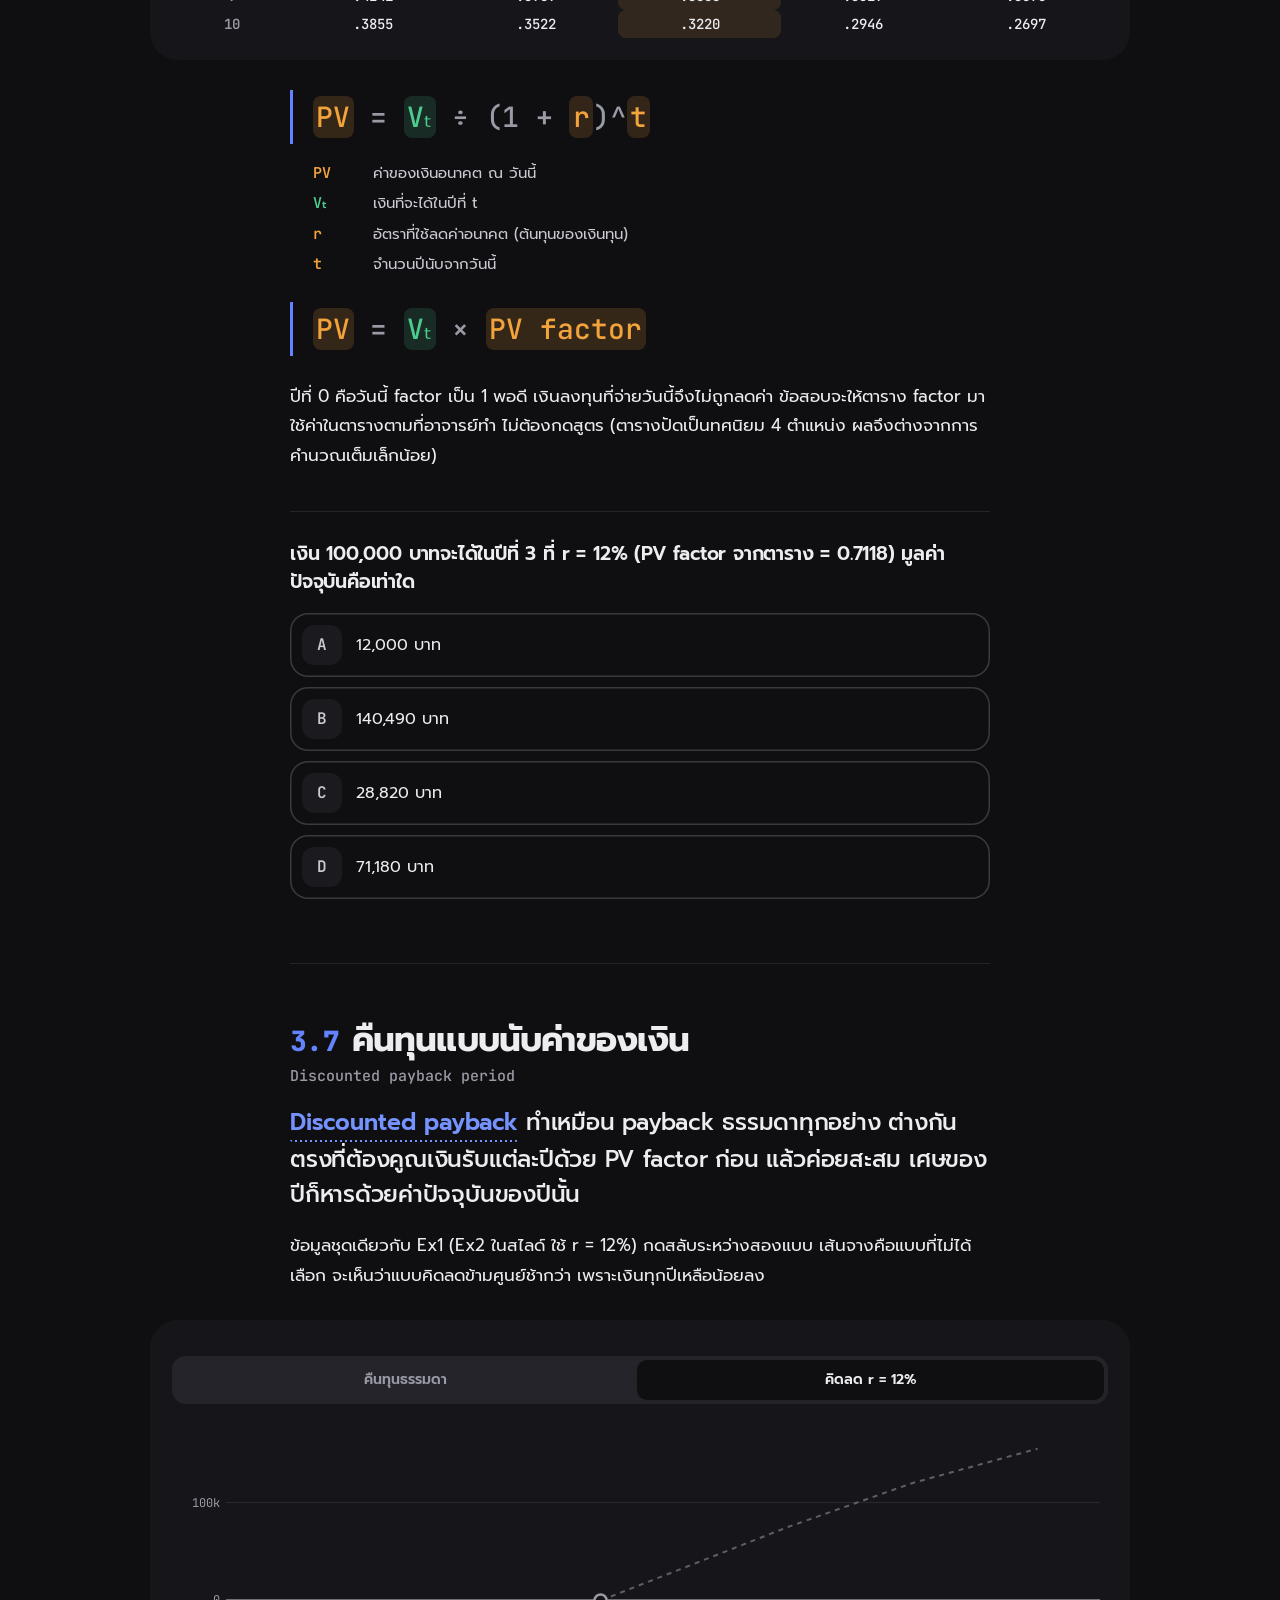
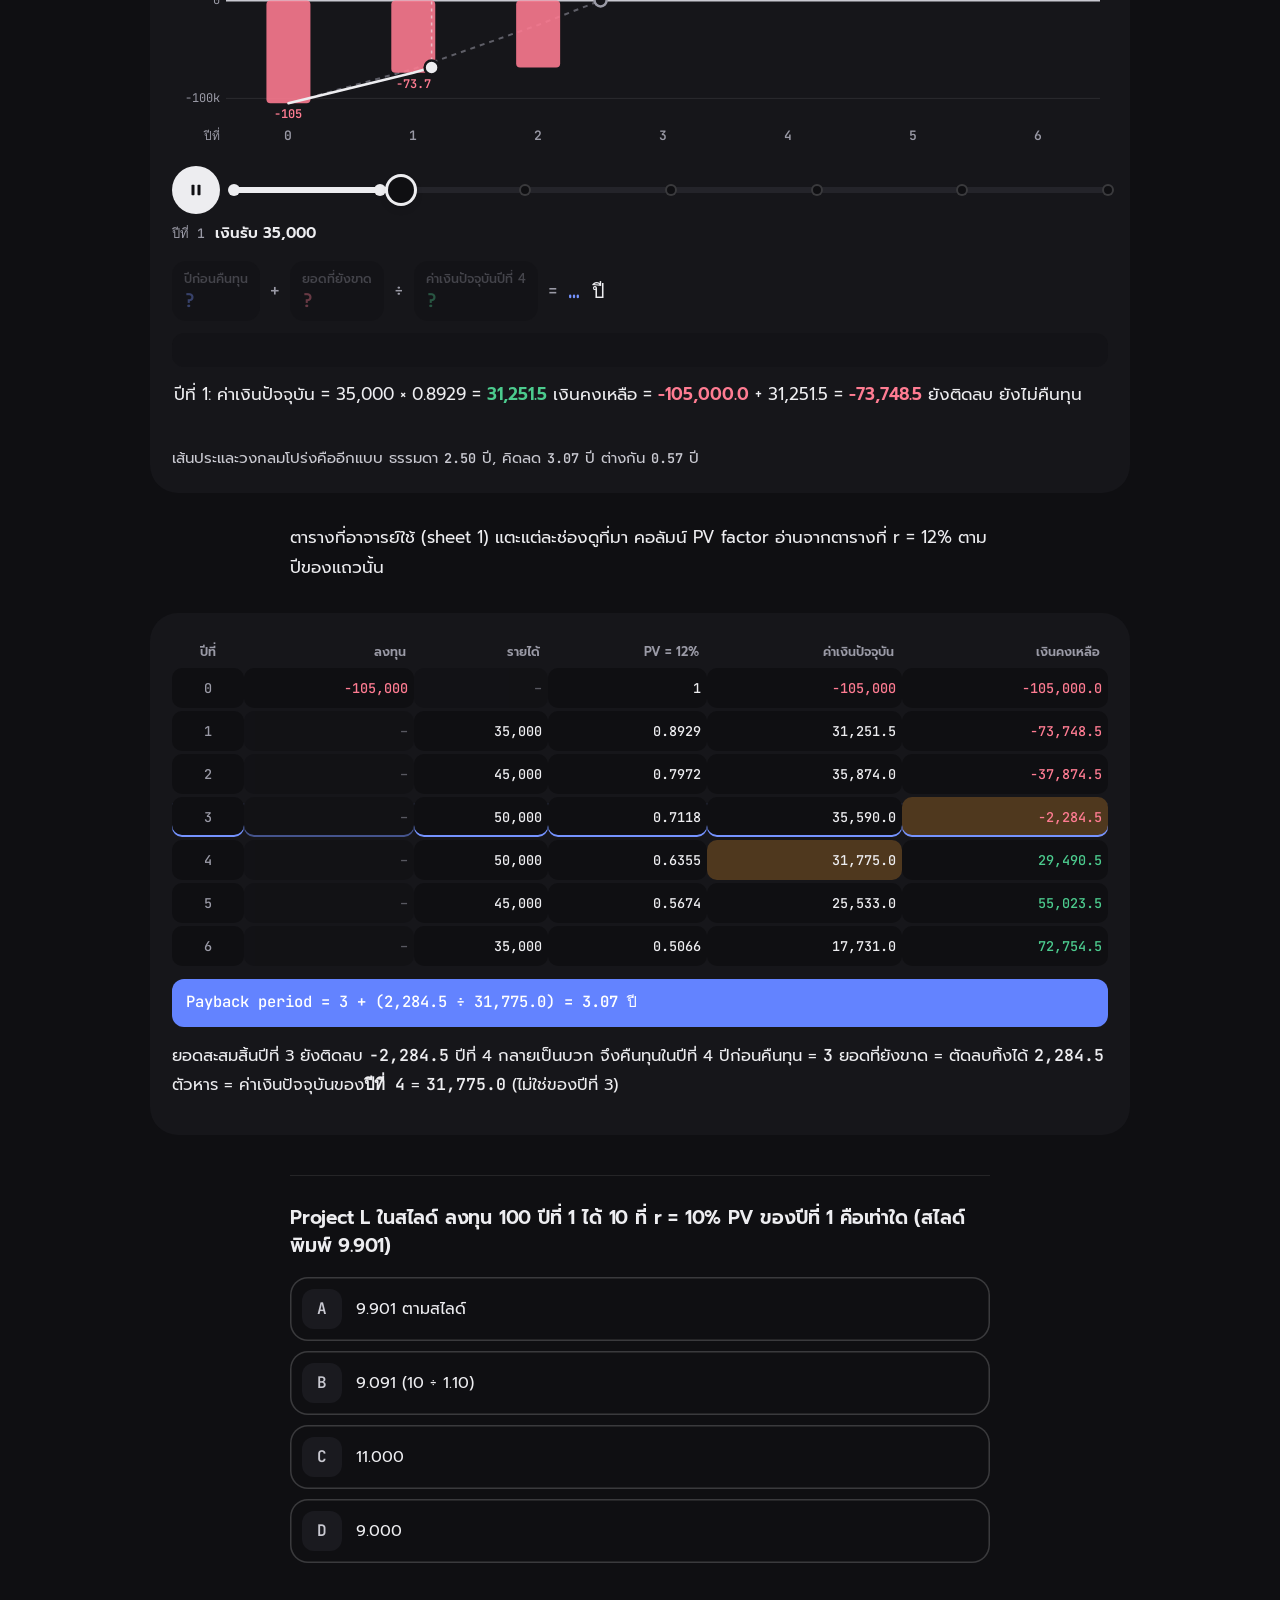
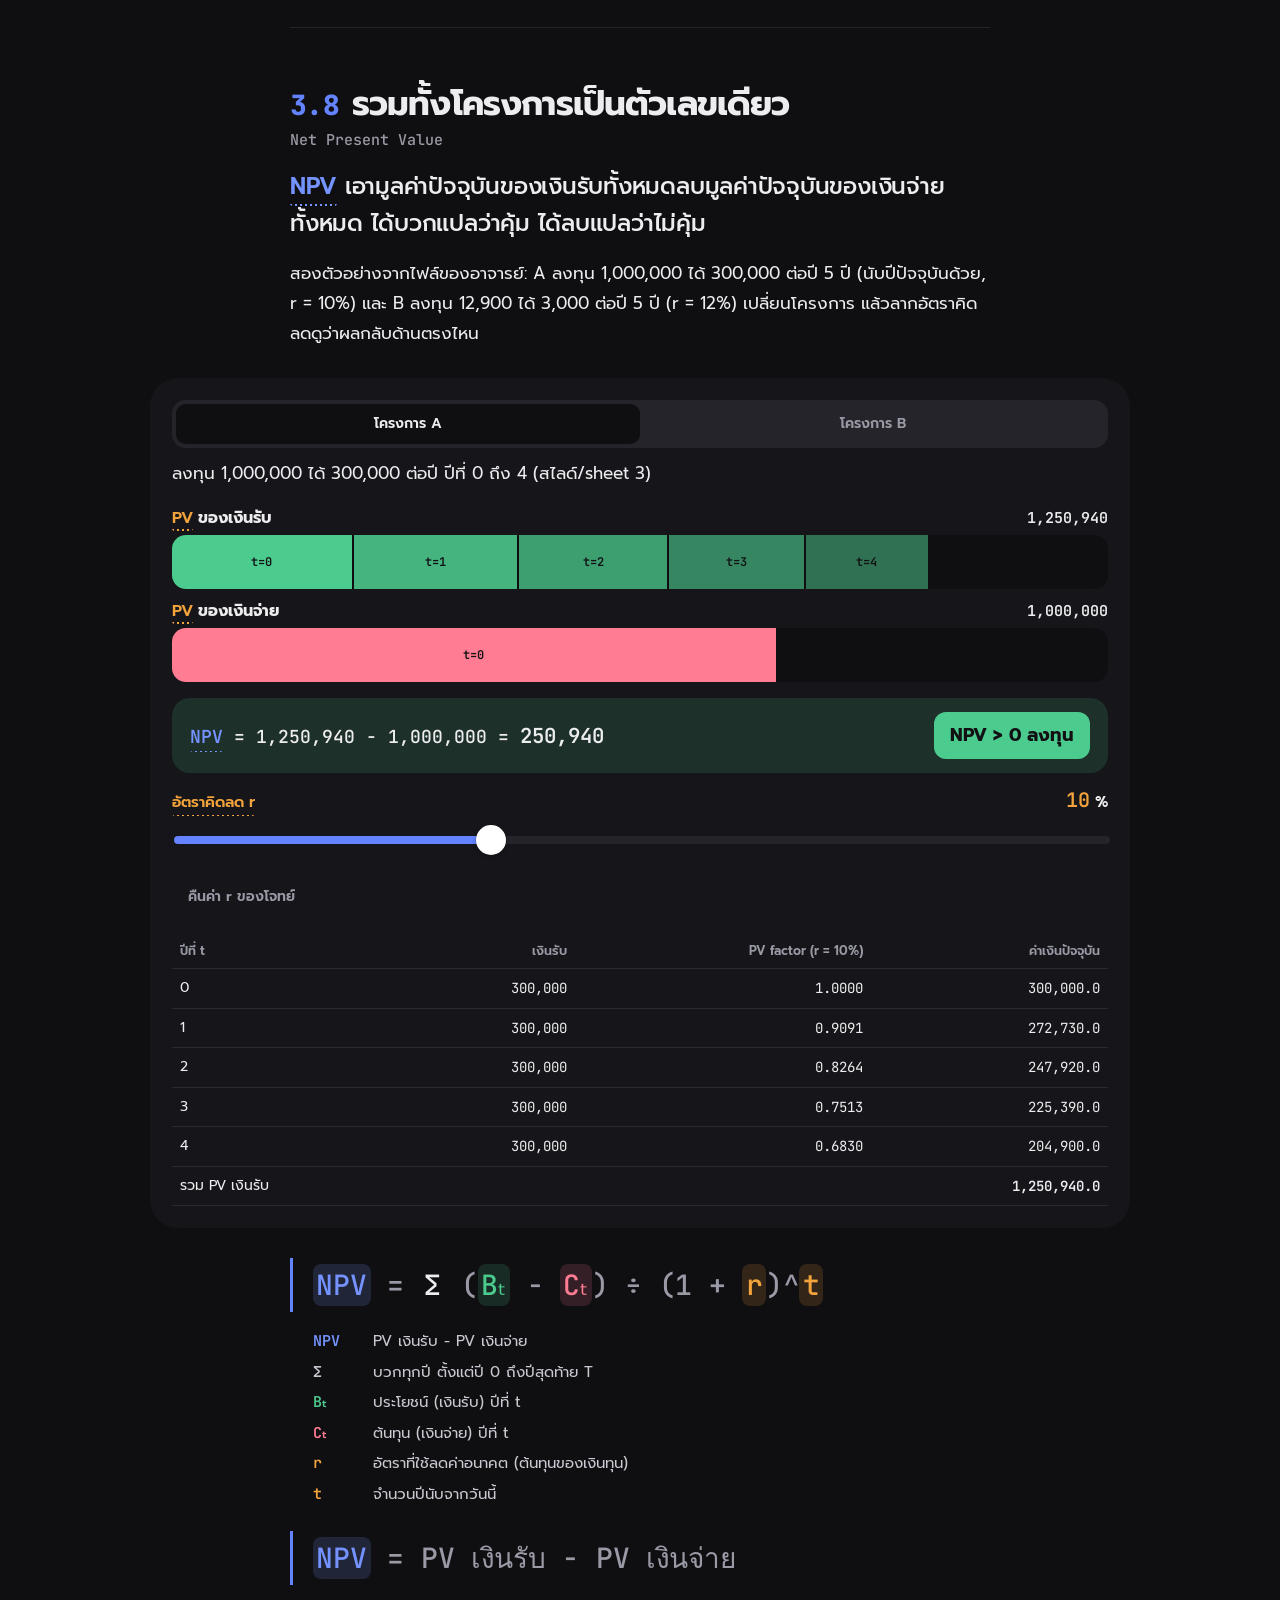
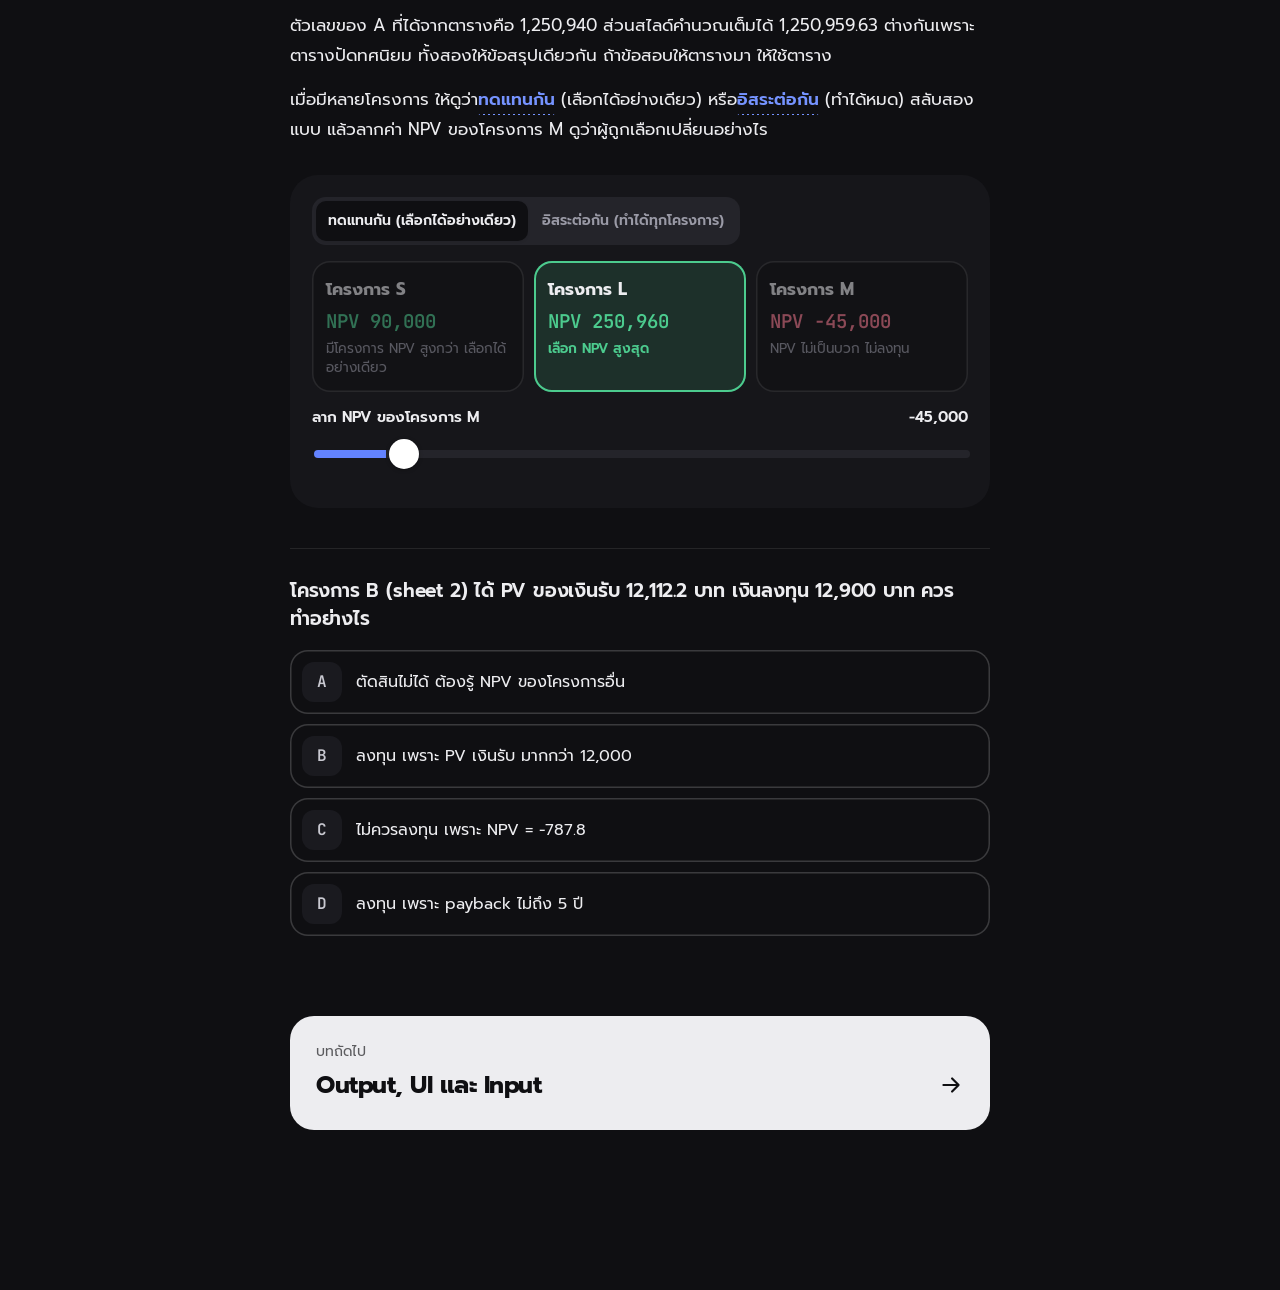
<file: money.html>
<!doctype html>
<html lang="th">
<head>
<meta charset="utf-8">
<link rel="icon" href="favicon.svg" type="image/svg+xml">
<meta name="viewport" content="width=device-width, initial-scale=1, viewport-fit=cover">
<title>กลยุทธ์การพัฒนาและความคุ้มค่า | Spec</title>
<meta name="theme-color" content="#0F0F12">
<link rel="preconnect" href="https://fonts.googleapis.com">
<link rel="preconnect" href="https://fonts.gstatic.com" crossorigin>
<link rel="stylesheet" href="https://fonts.googleapis.com/css2?family=Prompt:wght@400;500;600;700&family=JetBrains+Mono:wght@400;500;600;700;800&display=swap">
<link rel="stylesheet" href="assets/core.css">
<link rel="stylesheet" href="assets/money.css">
</head>
<body>
<main>
  <div class="col head">
    <h1>กลยุทธ์การพัฒนาและความคุ้มค่า</h1>
    <p class="lede">ข้อสอบบทนี้มีสองแบบ แบบแรกให้อธิบายว่าองค์กรได้ระบบมาทางไหน ([[inhouse]], [[package|ซื้อสำเร็จรูป]], [[outsource]], [[saas|SaaS]]) แบบที่สองให้คำนวณว่าโครงการคุ้มไหม ด้วย [[payback|ระยะเวลาคืนทุน]], [[dpayback|ระยะเวลาคืนทุนแบบคิดลด]] และ [[npv|NPV]] โดยเปิดตาราง [[factor|PV factor]] ช่วยได้</p>
  </div>

  <div class="fig map" id="map"></div>

  <section class="idea col" id="s-web">
    <h2>ระบบอยู่บนเครื่องเรา หรืออยู่บนอินเทอร์เน็ต<span class="en">Traditional vs Web-based, SaaS</span></h2>
    <p class="key">แต่เดิมผู้พัฒนาขายซอฟต์แวร์ให้ลูกค้าโดยตรง ลูกค้าได้ [[license]] ไปติดตั้งและดูแลเอง [[saas|SaaS]] เปลี่ยนให้ซอฟต์แวร์เป็นบริการบนอินเทอร์เน็ต ผู้ให้บริการดูแลระบบแทน ค่าบำรุงรักษาฝั่งลูกค้าจึงลดลง</p>
    <p>นักวิเคราะห์ระบบต้องเลือกระหว่างพัฒนา[[traditional|แบบเดิม]] (ทำให้เข้ากับฮาร์ดแวร์และระบบปฏิบัติการของลูกค้า เน้นเครือข่าย LAN, WAN) กับ[[webbased|แบบ web-based]] (มอง Web เป็นเหมือนระบบปฏิบัติการ รองรับข้อมูลและผู้ใช้ที่โตขึ้นได้ง่ายกว่า) ลองสลับดูว่าอะไรอยู่ที่ไหน</p>
    <div class="fig in-col" id="fig-web"></div>
    <p>องค์กรที่มีระบบเดิมอยู่แล้วเปลี่ยนทิ้งทั้งหมดไม่ได้ง่าย จึงต้องสร้าง [[middle|middle layer]] ให้ระบบ web-based คุยกับระบบเดิมได้ สองคำที่มักถูกถามคู่กันคือ [[web2|Web 2.0]] (เว็บที่ผู้ใช้แชร์และโต้ตอบกัน เช่น wiki, blog, Facebook) และ [[cloud|cloud computing]] (ผู้ใช้บอกสิ่งที่ต้องการ ระบบจัดสรรทรัพยากรให้พอดีโดยผู้ใช้ไม่ต้องรู้เบื้องหลัง)</p>
    <div id="q-web"></div>
  </section>

  <section class="idea col" id="s-options">
    <h2>สามทางเลือก และเหตุผลที่เลือกซื้อหรือสร้างเอง<span class="en">In-house, Off-the-shelf, Outsource</span></h2>
    <p class="key">ระบบแบบเดิมได้มาสามทาง: [[inhouse]] ทีมของเราพัฒนาเอง, [[package]] ซื้อซอฟต์แวร์สำเร็จรูป, [[outsource]] จ้างบริษัทอื่นทำ การตัดสินใจระหว่างสร้างเองกับซื้อเรียกว่า [[buildbuy]]</p>
    <p>เหตุผลแต่ละฝั่งในสไลด์มีฝั่งละ 4 ข้อ ลองจัดแต่ละเหตุผลลงฝั่งที่ถูก ถ้าผิดจะบอกว่าทำไม</p>
    <div class="fig in-col" id="fig-buy"></div>
    <p>ซอฟต์แวร์ยังแบ่งตามขอบเขตการใช้ได้อีกแบบ ตัวที่ใช้ได้กับองค์กรหลายแบบคือ [[horizontal]] (ซอฟต์แวร์บัญชี, Word) ตัวที่สร้างให้ธุรกิจเฉพาะอย่างคือ [[vertical]] (ระบบธนาคาร, ระบบโรงพยาบาล)</p>
    <div class="fig in-col" id="fig-hv"></div>
  </section>

  <section class="idea col" id="s-out">
    <h2>จ้างคนอื่นทำ และจ่ายกันอย่างไร<span class="en">Outsourcing, ASP, fee models, offshore</span></h2>
    <p class="key">[[outsource]] คือจ้างบริษัทอื่นมาพัฒนาระบบ ผู้รับจ้างเรียกว่า [[provider]] ถ้าผู้รับจ้างสร้างหรือให้เช่าซอฟต์แวร์ เรียกว่า [[asp|ASP]]</p>
    <p>ค่าบริการคิดได้สามแบบ ต่างกันที่ว่าราคาขึ้นกับอะไร ลองลากตัวเลขสองตัวด้านล่าง แล้วดูว่าแถบไหนขยับตาม</p>
    <div class="fig in-col fees" id="fig-fees"></div>
    <p>สไลด์สรุปว่า[[whenout|ควรจ้าง outsource ก็ต่อเมื่อ]]ประหยัดต้นทุนได้ และผู้รับจ้างเก่งจริงและน่าเชื่อถือ แล้วดูเรื่อง license, ประกัน และบริการหลังการขายด้วย ถ้าจ้างบริษัทต่างประเทศ ([[offshore]] เช่นอินเดียที่ค่าแรงถูก) ต้องพิจารณาเพิ่มอีกสี่เรื่อง คือ การควบคุมดูแล วัฒนธรรมที่ต่างกัน การสื่อสาร และความปลอดภัยของข้อมูล</p>
    <div id="q-out"></div>
  </section>

  <section class="idea col" id="s-ben">
    <h2>ผลตอบแทนที่วัดเป็นเงินได้ กับที่วัดไม่ได้<span class="en">Tangible vs Intangible benefit</span></h2>
    <p class="key">ท้ายขั้นออกแบบ นักวิเคราะห์ต้องทำ [[costbenefit]] ว่าคุ้มไหม ผลตอบแทนมีสองชนิด: [[tangible]] แสดงเป็นตัวเลขได้ชัดเจน และ [[intangible]] แสดงให้เห็นชัดไม่ได้</p>
    <p>เฉพาะ tangible เท่านั้นที่เอาไปเป็นเงินรับในการคำนวณถัดไป ลองจัดแต่ละข้อลงฝั่งที่ถูก</p>
    <div class="fig in-col" id="fig-ti"></div>
  </section>

  <section class="idea col" id="s-pb">
    <h2>กี่ปีถึงจะได้ทุนคืน<span class="en">Payback period</span></h2>
    <p class="key">[[payback|ระยะเวลาคืนทุน]] คือเวลาที่เงินรับสะสมไล่ทัน[[invest|เงินลงทุน]] ข้อสอบให้เงินลงทุนกับเงินรับรายปี แล้วถามว่าคืนทุนภายในกี่ปี</p>
    <p>ไล่บวกเงินรับทีละปีเข้ากับเงินลงทุน จะได้ [[cumulative|เงินคงเหลือ]] ที่เริ่มติดลบแล้วค่อยๆ ขึ้น ปีที่ยอดข้ามศูนย์คือปีที่คืนทุน เศษของปีหาโดยสมมติว่าเงินเข้าสม่ำเสมอตลอดปี ตัวอย่างจากสไลด์ (Ex1): ลงทุน 105,000 เงินรับปีที่ 1 ถึง 6 คือ 35,000, 45,000, 50,000, 50,000, 45,000, 35,000 ลากแถบไปทีละปี</p>
    <div class="fig cash" id="fig-pb"></div>
    <div id="eq-pb"></div>
    <p>ตารางด้านล่างคือรูปแบบที่อาจารย์ใช้ในไฟล์ตัวอย่างและควรเขียนในกระดาษคำตอบ แตะช่องไหนก็ได้เพื่อดูว่าตัวเลขนั้นมาจากไหน</p>
    <div class="fig" id="fig-pb-tab"></div>
    <p>ข้อดีของ [[payback]] คือบอก[[pbpros|ความเสี่ยงและสภาพคล่อง]]ได้ และคำนวณง่าย ข้อเสียคือ[[pbcons|ไม่นับมูลค่าของเงินตามเวลา และไม่ดูเงินหลังคืนทุน]]</p>
    <div id="q-pb"></div>
  </section>

  <section class="idea col" id="s-pv">
    <h2>เงินวันหน้าต้องลดค่าก่อนเอามาเทียบ<span class="en">Present value</span></h2>
    <p class="key">[[tvm|เงินวันนี้มีค่ากว่าเงินวันหน้า]] จึงต้องแปลงเงินอนาคตเป็น[[pv|มูลค่าปัจจุบัน]]ก่อนเทียบ ยิ่ง[[r|อัตราคิดลด]]สูงและยิ่งไกลหลายปี ยิ่งเหลือน้อย</p>
    <p>ลองสมมติว่าจะได้เงิน 100,000 บาทในปีที่ t แท่งแต่ละแท่งคือค่าของเงินก้อนนั้นถ้านับเป็นเงินวันนี้ ตารางด้านล่างคือตารางเดียวกับที่ข้อสอบให้มา (แถว = ปี, คอลัมน์ = r) ช่องที่ตัดกันคือ factor</p>
    <div class="fig pvf" id="fig-pv"></div>
    <div id="eq-pv"></div>
    <p>ปีที่ 0 คือวันนี้ factor เป็น 1 พอดี เงินลงทุนที่จ่ายวันนี้จึงไม่ถูกลดค่า ข้อสอบจะให้ตาราง factor มา ใช้ค่าในตารางตามที่อาจารย์ทำ ไม่ต้องกดสูตร (ตารางปัดเป็นทศนิยม 4 ตำแหน่ง ผลจึงต่างจากการคำนวณเต็มเล็กน้อย)</p>
    <div id="q-pv"></div>
  </section>

  <section class="idea col" id="s-dpb">
    <h2>คืนทุนแบบนับค่าของเงิน<span class="en">Discounted payback period</span></h2>
    <p class="key">[[dpayback]] ทำเหมือน payback ธรรมดาทุกอย่าง ต่างกันตรงที่ต้องคูณเงินรับแต่ละปีด้วย PV factor ก่อน แล้วค่อยสะสม เศษของปีก็หารด้วยค่าปัจจุบันของปีนั้น</p>
    <p>ข้อมูลชุดเดียวกับ Ex1 (Ex2 ในสไลด์ ใช้ r = 12%) กดสลับระหว่างสองแบบ เส้นจางคือแบบที่ไม่ได้เลือก จะเห็นว่าแบบคิดลดข้ามศูนย์ช้ากว่า เพราะเงินทุกปีเหลือน้อยลง</p>
    <div class="fig cash" id="fig-dpb"></div>
    <p>ตารางที่อาจารย์ใช้ (sheet 1) แตะแต่ละช่องดูที่มา คอลัมน์ PV factor อ่านจากตารางที่ r = 12% ตามปีของแถวนั้น</p>
    <div class="fig" id="fig-dpb-tab"></div>
    <div id="q-dpb"></div>
  </section>

  <section class="idea col" id="s-npv">
    <h2>รวมทั้งโครงการเป็นตัวเลขเดียว<span class="en">Net Present Value</span></h2>
    <p class="key">[[npv|NPV]] เอามูลค่าปัจจุบันของเงินรับทั้งหมดลบมูลค่าปัจจุบันของเงินจ่ายทั้งหมด ได้บวกแปลว่าคุ้ม ได้ลบแปลว่าไม่คุ้ม</p>
    <p>สองตัวอย่างจากไฟล์ของอาจารย์: A ลงทุน 1,000,000 ได้ 300,000 ต่อปี 5 ปี (นับปีปัจจุบันด้วย, r = 10%) และ B ลงทุน 12,900 ได้ 3,000 ต่อปี 5 ปี (r = 12%) เปลี่ยนโครงการ แล้วลากอัตราคิดลดดูว่าผลกลับด้านตรงไหน</p>
    <div class="fig npvf" id="fig-npv"></div>
    <div id="eq-npv"></div>
    <p>ตัวเลขของ A ที่ได้จากตารางคือ 1,250,940 ส่วนสไลด์คำนวณเต็มได้ 1,250,959.63 ต่างกันเพราะตารางปัดทศนิยม ทั้งสองให้ข้อสรุปเดียวกัน ถ้าข้อสอบให้ตารางมา ให้ใช้ตาราง</p>
    <p>เมื่อมีหลายโครงการ ให้ดูว่า[[exclusive|ทดแทนกัน]] (เลือกได้อย่างเดียว) หรือ[[independent|อิสระต่อกัน]] (ทำได้หมด) สลับสองแบบ แล้วลากค่า NPV ของโครงการ M ดูว่าผู้ถูกเลือกเปลี่ยนอย่างไร</p>
    <div class="fig in-col choose" id="fig-choose"></div>
    <div id="q-npv"></div>
  </section>

  <a class="next" href="io.html"><div class="s">บทถัดไป</div><div class="t">Output, UI และ Input <svg viewBox="0 0 24 24" fill="none" stroke="currentColor" stroke-width="2" stroke-linecap="round" stroke-linejoin="round"><path d="M5 12h14M13 6l6 6-6 6"/></svg></div></a>
</main>
<script src="assets/core.js"></script>
<script src="assets/money-concepts.js"></script>
<script src="money.js"></script>
</body>
</html>
</file>
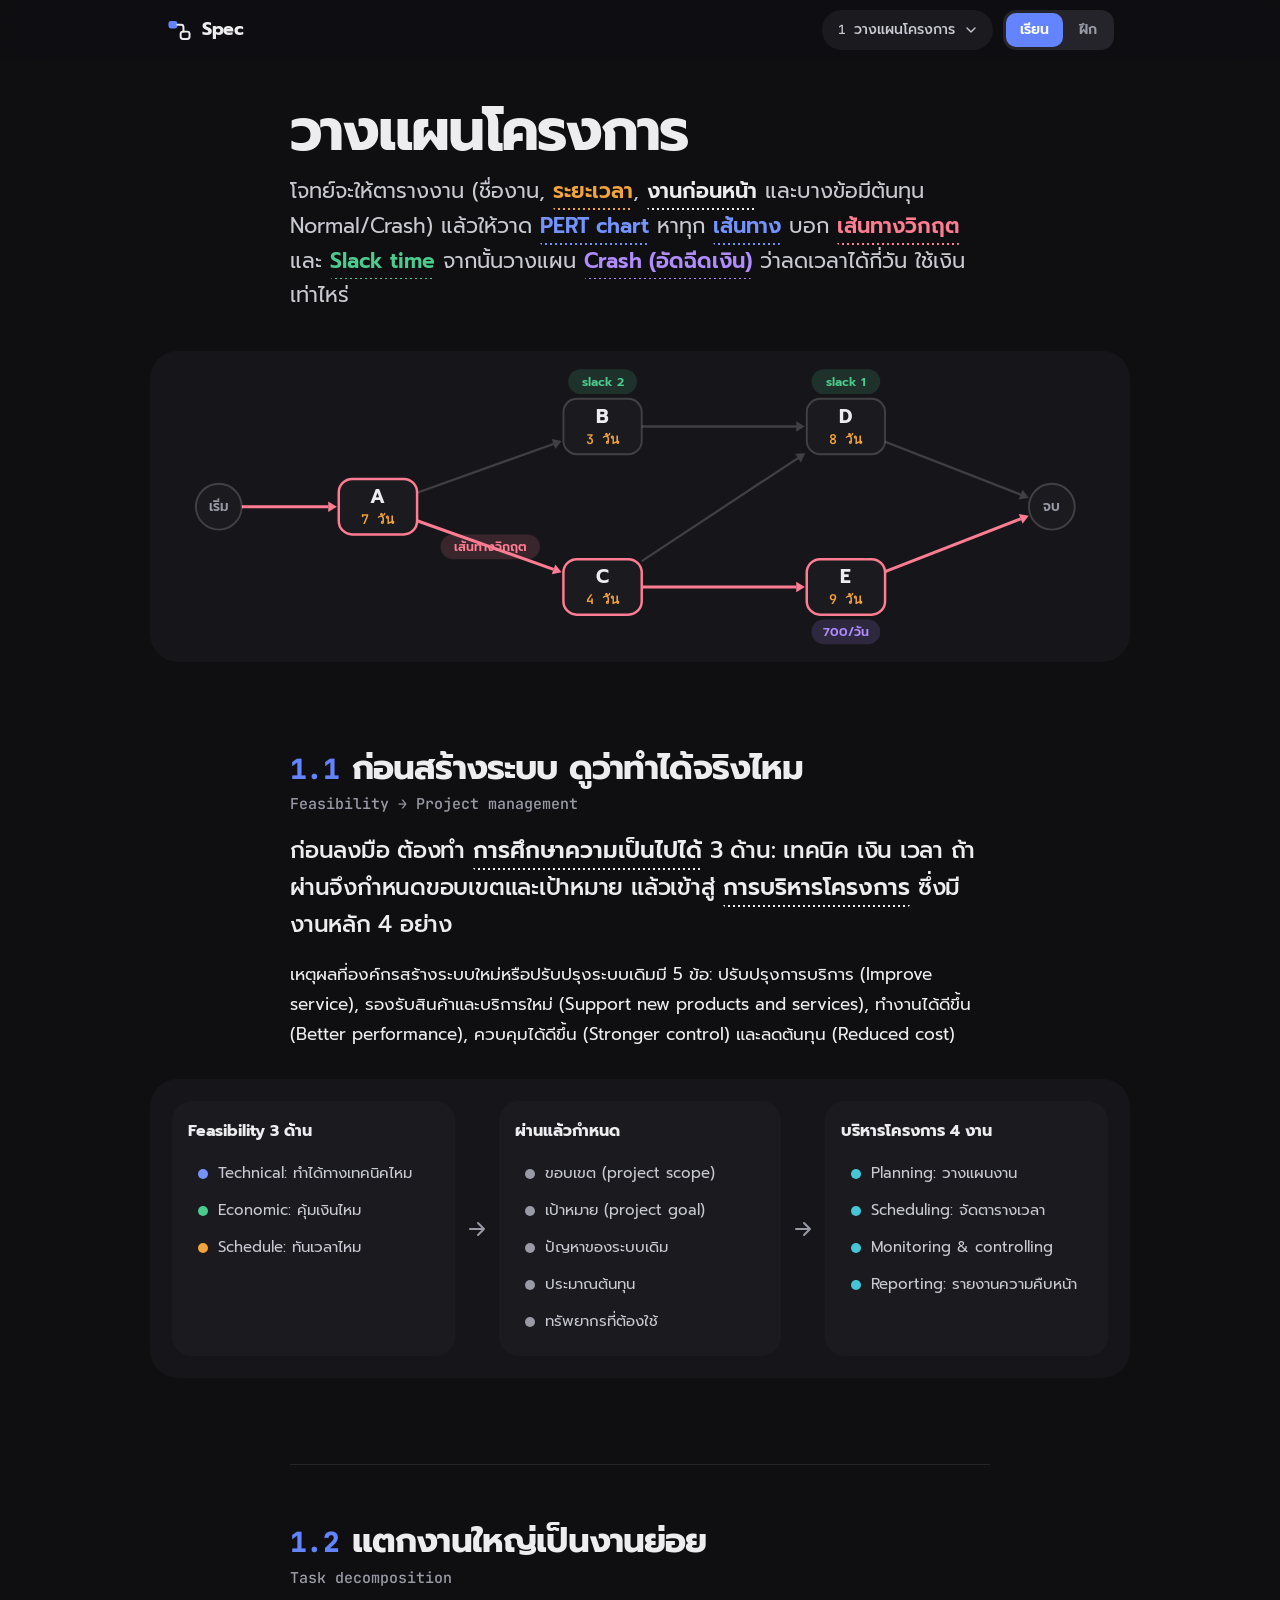
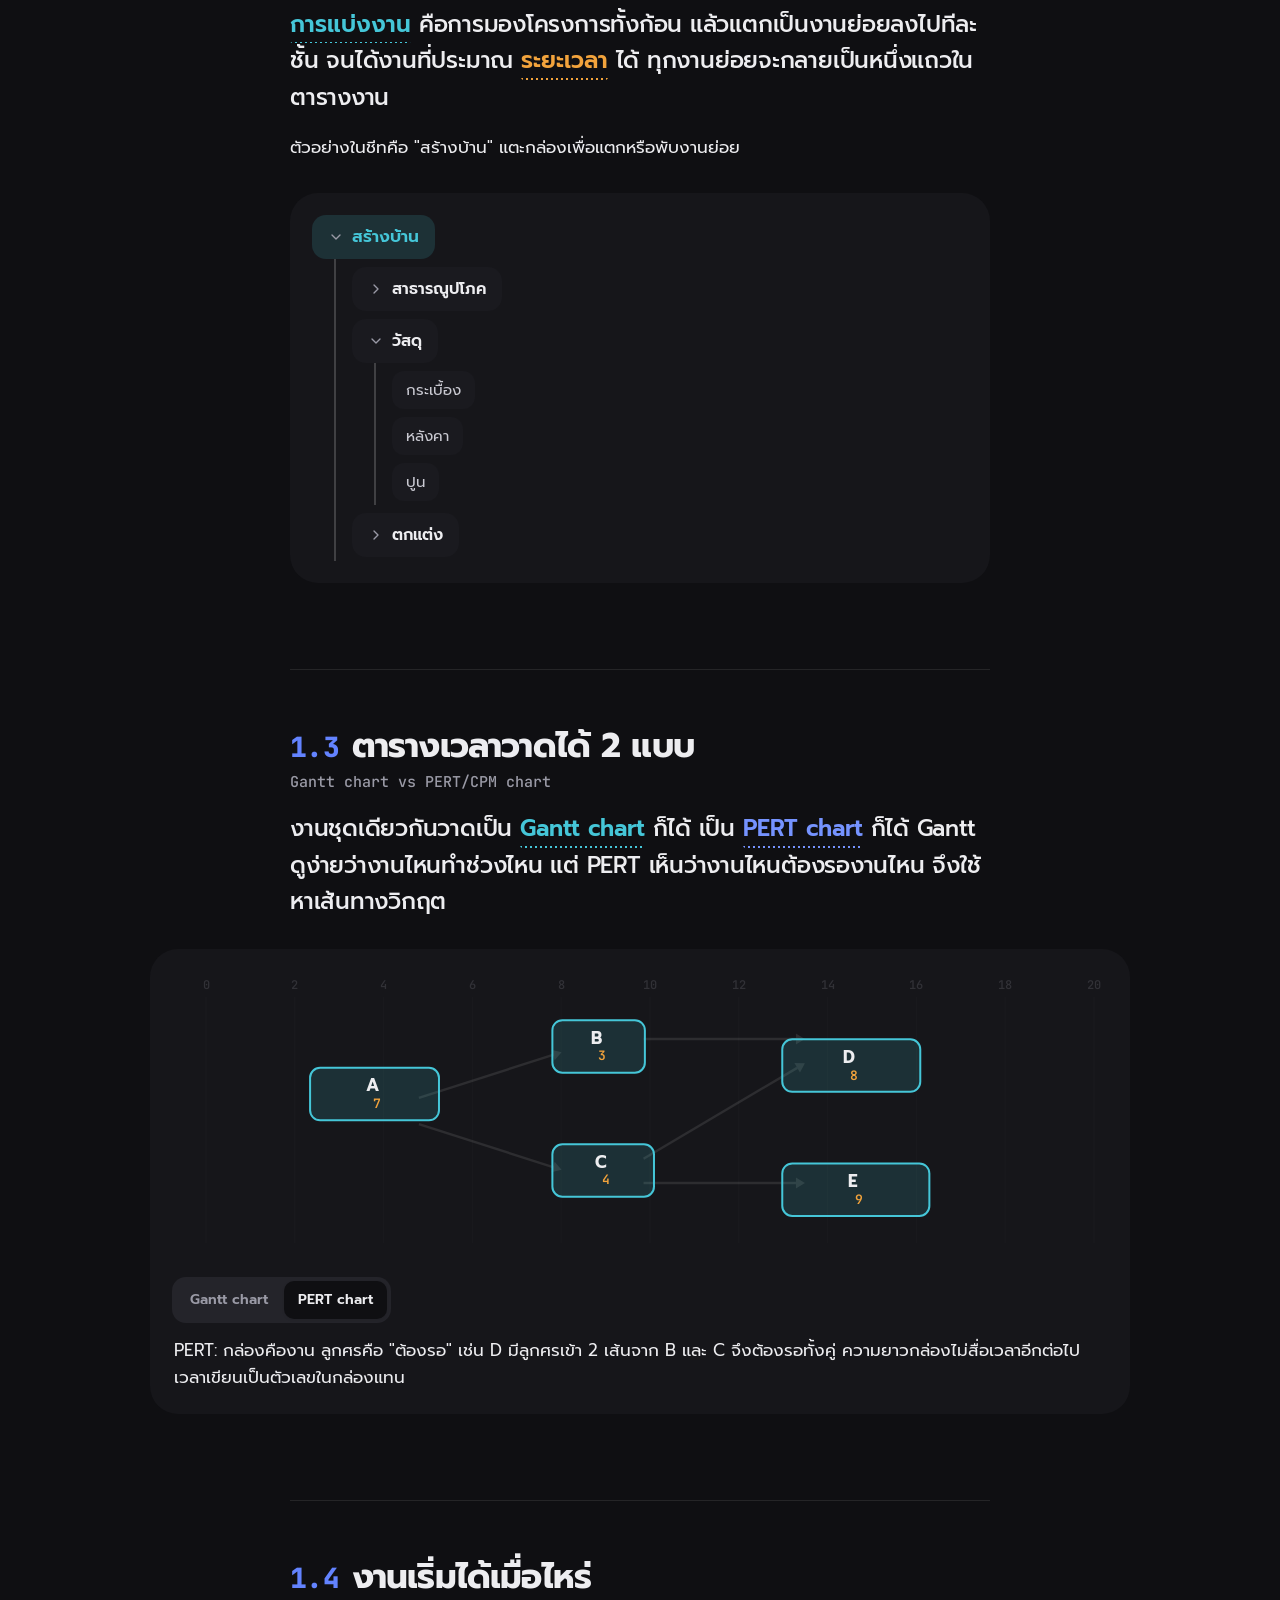
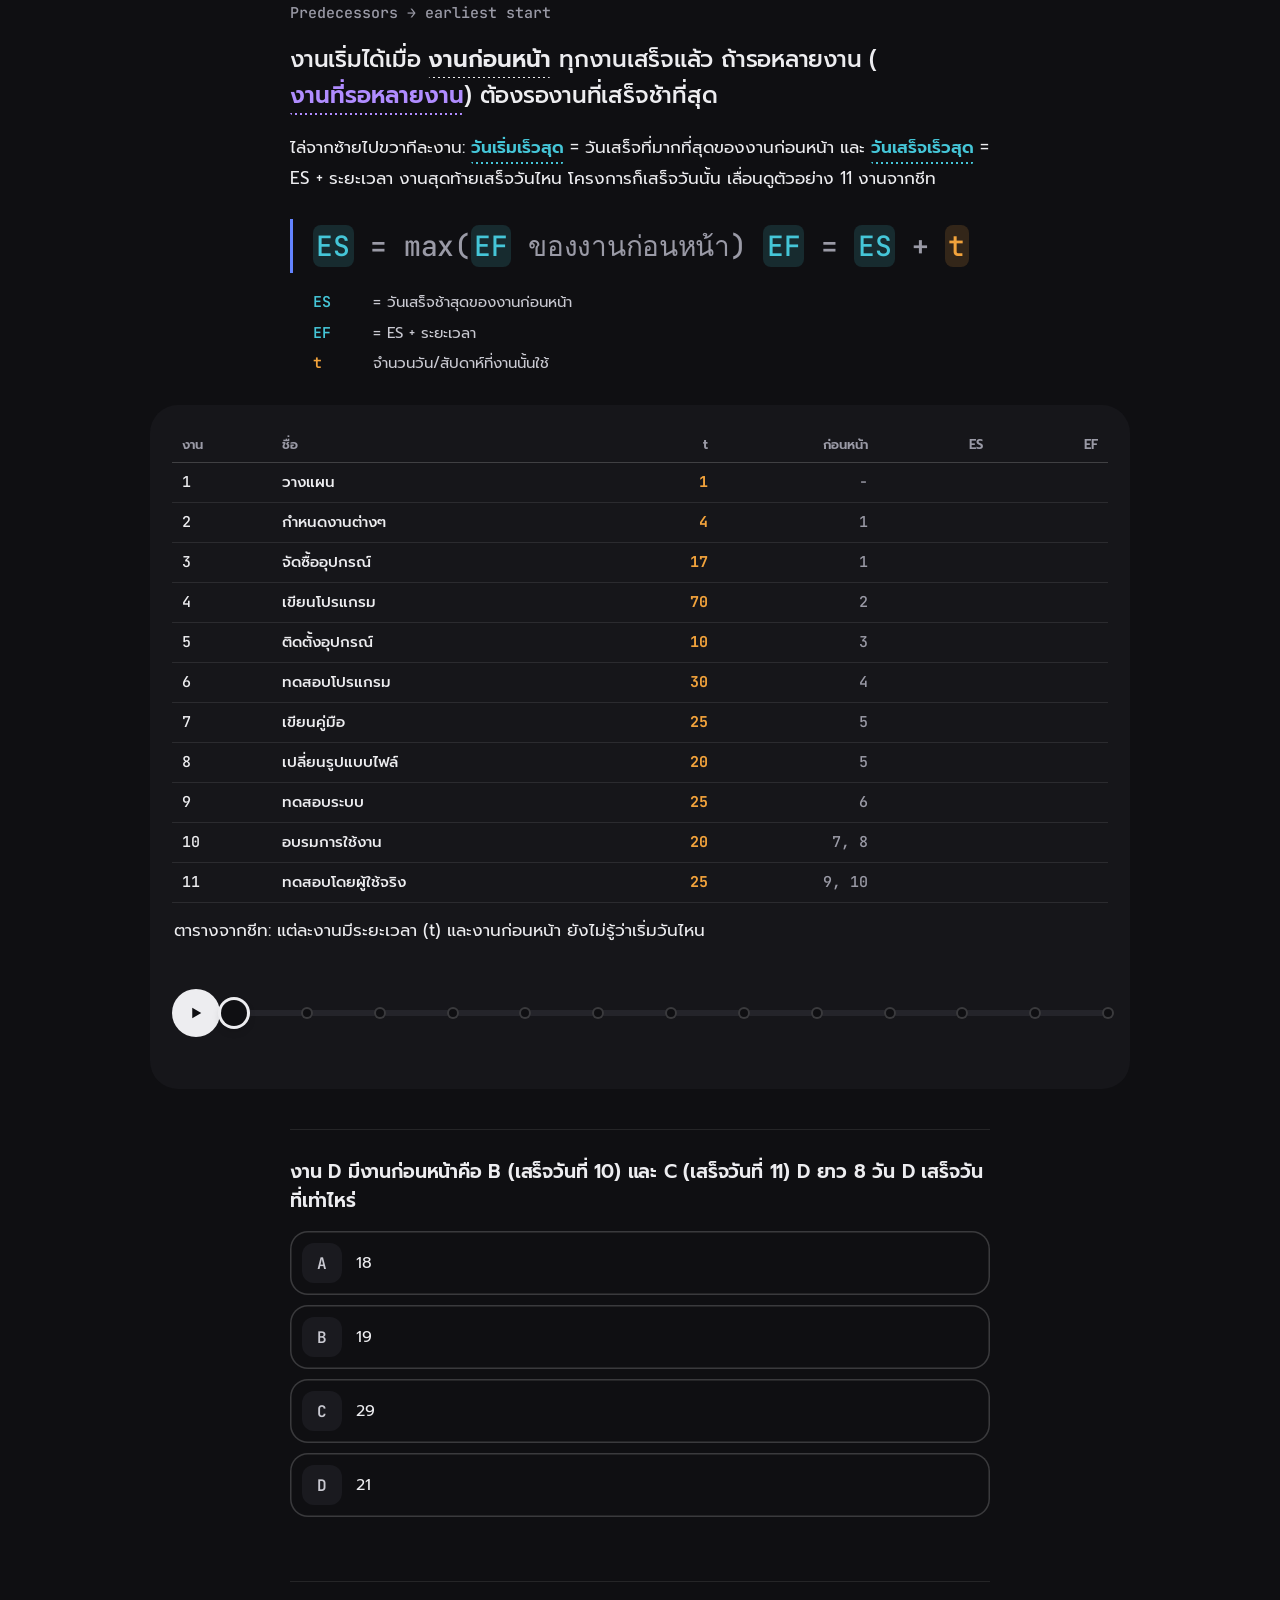
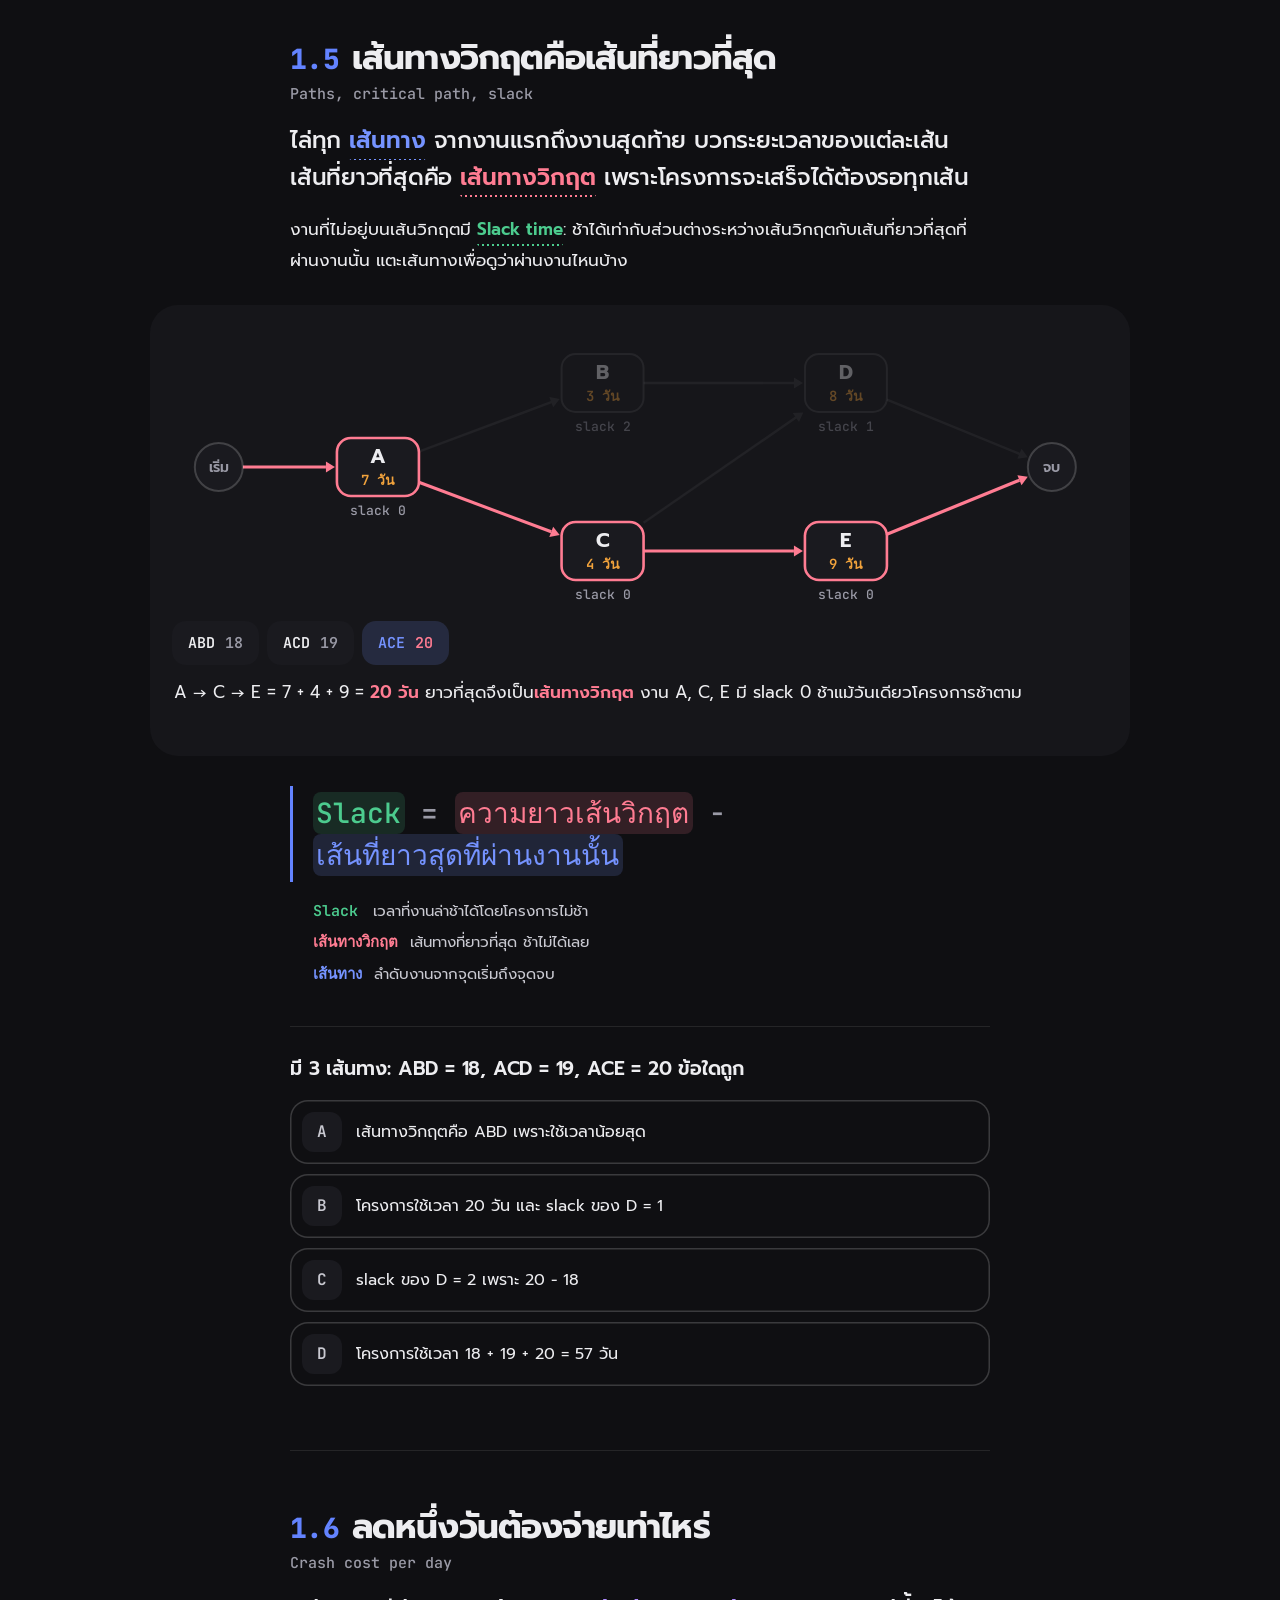
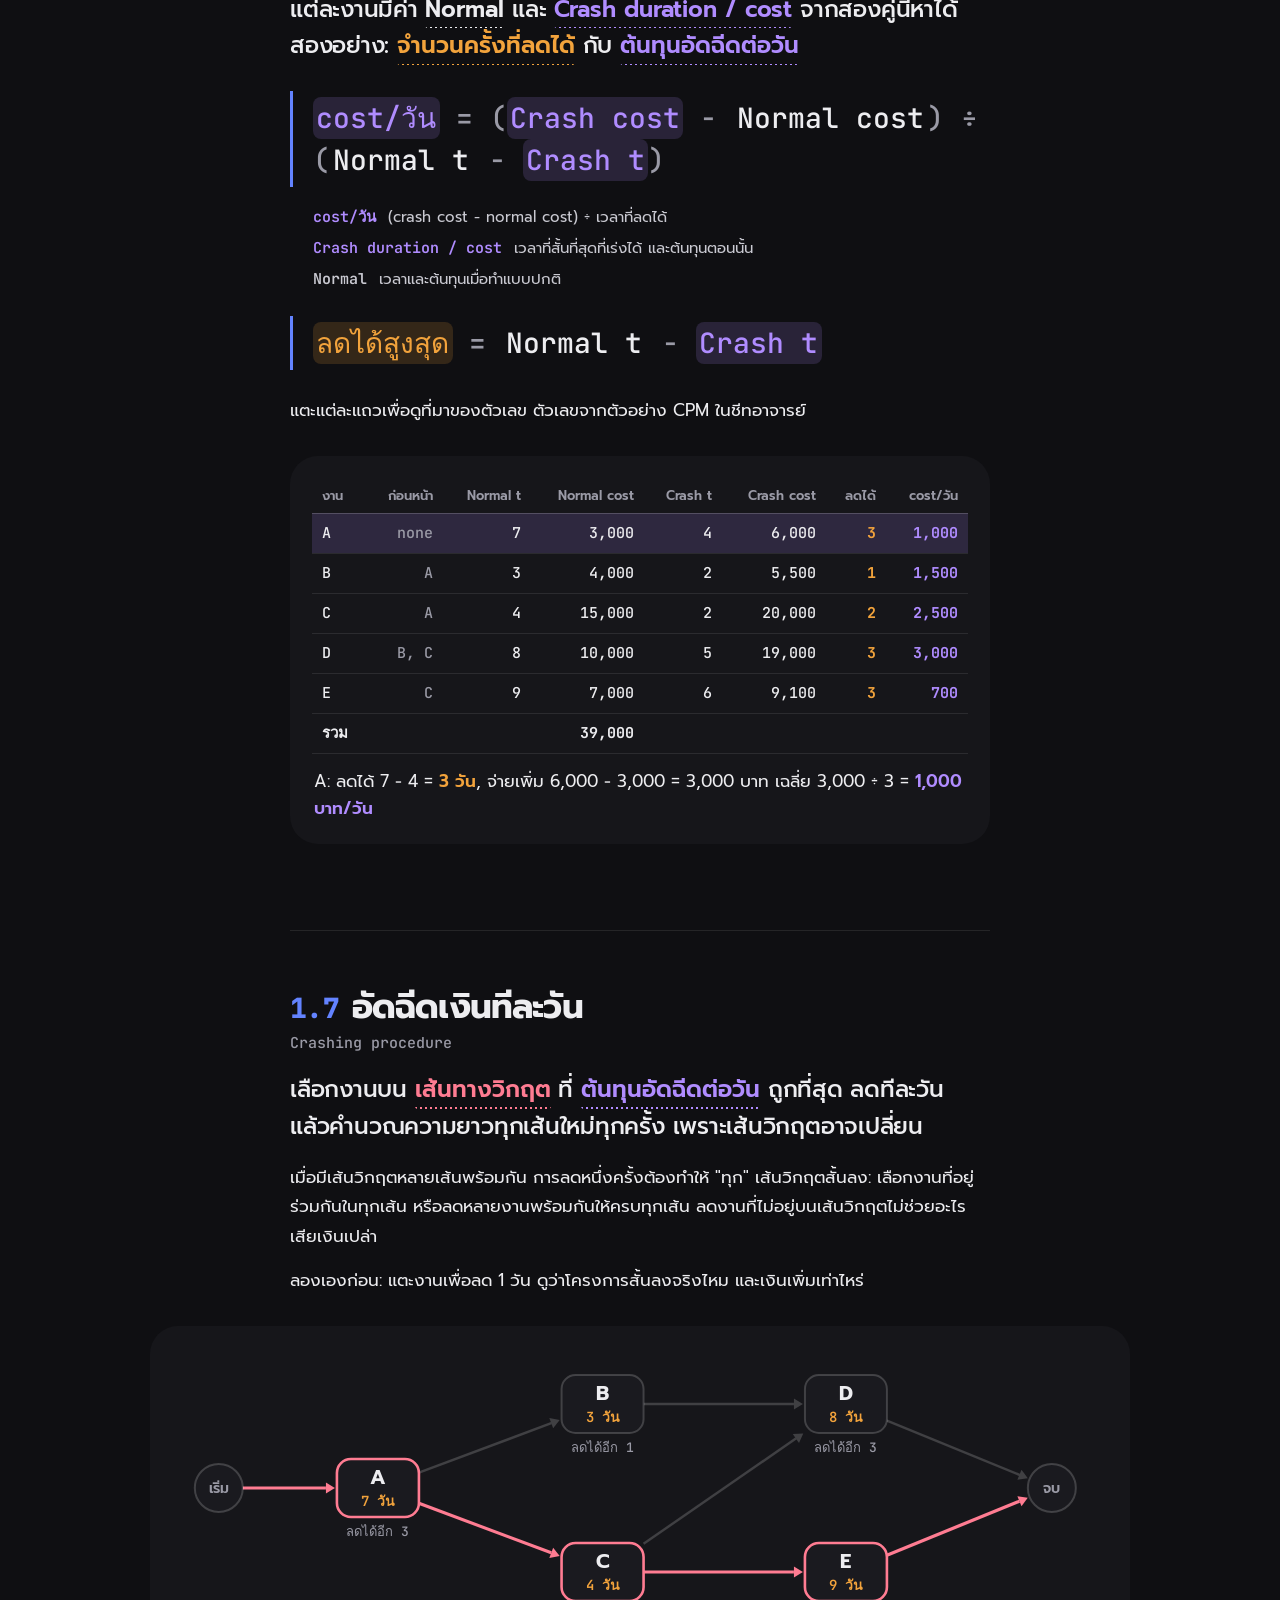
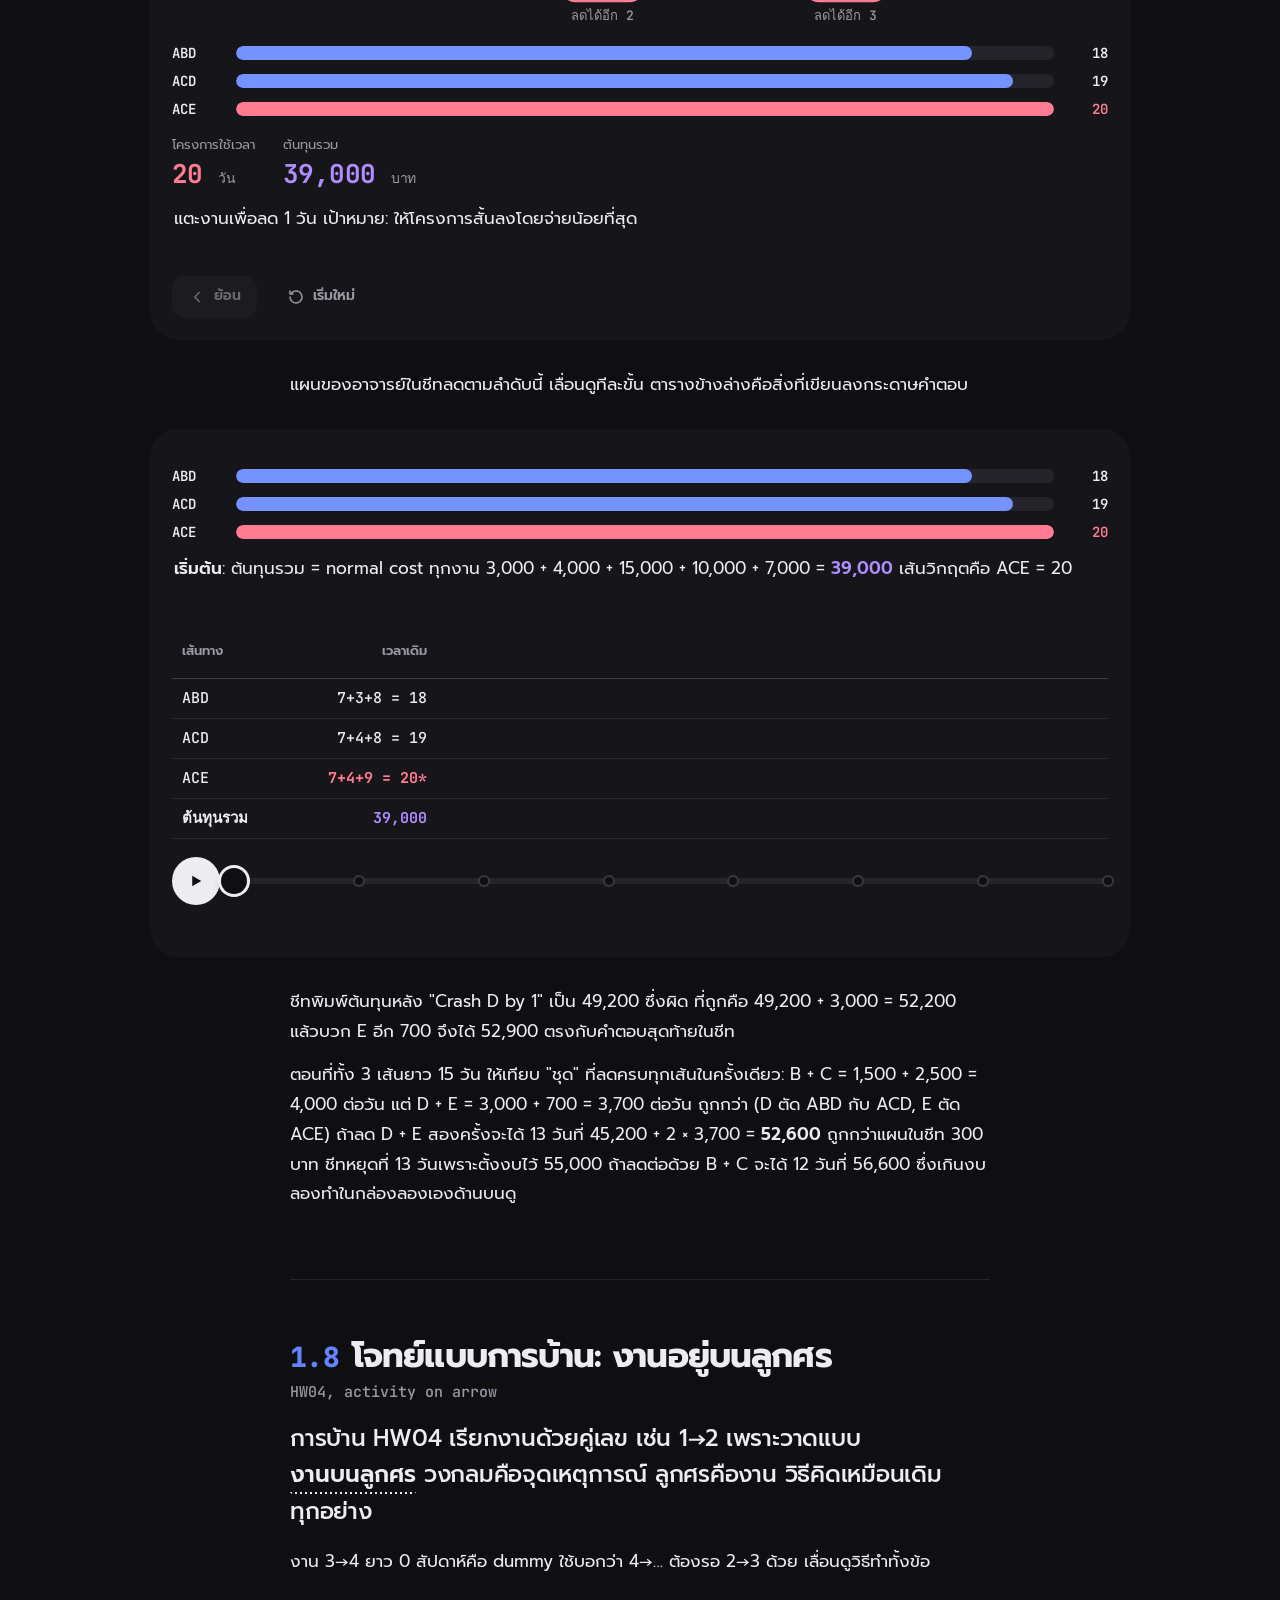
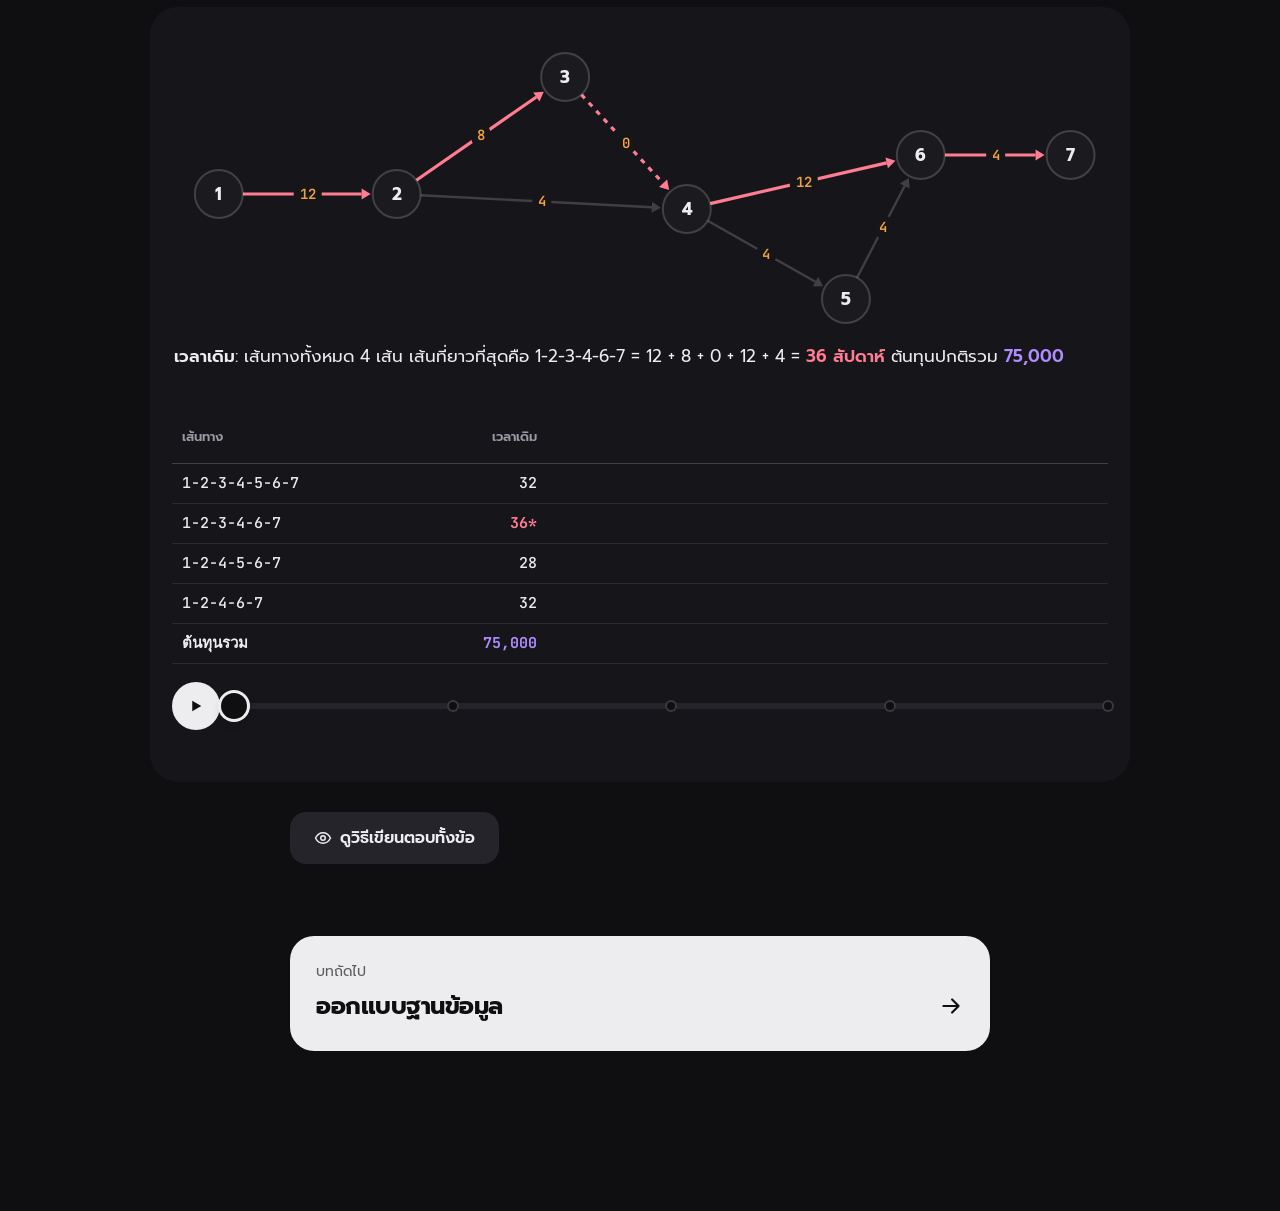
<file: plan.html>
<!doctype html>
<html lang="th" data-theme="dark">
<head>
<meta charset="utf-8">
<link rel="icon" href="favicon.svg" type="image/svg+xml">
<meta name="viewport" content="width=device-width, initial-scale=1, viewport-fit=cover">
<title>วางแผนโครงการ | Spec</title>
<meta name="theme-color" content="#0F0F12">
<link rel="preconnect" href="https://fonts.googleapis.com">
<link rel="preconnect" href="https://fonts.gstatic.com" crossorigin>
<link rel="stylesheet" href="https://fonts.googleapis.com/css2?family=Prompt:wght@400;500;600;700&family=JetBrains+Mono:wght@400;500;600;700&display=swap">
<link rel="stylesheet" href="assets/core.css">
<link rel="stylesheet" href="assets/plan.css">
</head>
<body>
<main>
  <div class="col head">
    <h1>วางแผนโครงการ</h1>
    <p class="lede">โจทย์จะให้ตารางงาน (ชื่องาน, [[dur]], [[pred]] และบางข้อมีต้นทุน Normal/Crash) แล้วให้วาด [[pert]] หาทุก [[path]] บอก [[critical]] และ [[slack]] จากนั้นวางแผน [[crash]] ว่าลดเวลาได้กี่วัน ใช้เงินเท่าไหร่</p>
  </div>

  <div class="fig map" id="map"></div>

  <section class="idea col" id="s-before">
    <h2>ก่อนสร้างระบบ ดูว่าทำได้จริงไหม<span class="en">Feasibility → Project management</span></h2>
    <p class="key">ก่อนลงมือ ต้องทำ [[feas]] 3 ด้าน: เทคนิค เงิน เวลา ถ้าผ่านจึงกำหนดขอบเขตและเป้าหมาย แล้วเข้าสู่ [[pm]] ซึ่งมีงานหลัก 4 อย่าง</p>
    <p>เหตุผลที่องค์กรสร้างระบบใหม่หรือปรับปรุงระบบเดิมมี 5 ข้อ: ปรับปรุงการบริการ (Improve service), รองรับสินค้าและบริการใหม่ (Support new products and services), ทำงานได้ดีขึ้น (Better performance), ควบคุมได้ดีขึ้น (Stronger control) และลดต้นทุน (Reduced cost)</p>
    <div class="fig" id="fig-flow"></div>
  </section>

  <section class="idea col" id="s-wbs">
    <h2>แตกงานใหญ่เป็นงานย่อย<span class="en">Task decomposition</span></h2>
    <p class="key">[[wbs]] คือการมองโครงการทั้งก้อน แล้วแตกเป็นงานย่อยลงไปทีละชั้น จนได้งานที่ประมาณ [[dur]] ได้ ทุกงานย่อยจะกลายเป็นหนึ่งแถวในตารางงาน</p>
    <p>ตัวอย่างในชีทคือ "สร้างบ้าน" แตะกล่องเพื่อแตกหรือพับงานย่อย</p>
    <div class="fig in-col" id="fig-wbs"></div>
  </section>

  <section class="idea col" id="s-gantt">
    <h2>ตารางเวลาวาดได้ 2 แบบ<span class="en">Gantt chart vs PERT/CPM chart</span></h2>
    <p class="key">งานชุดเดียวกันวาดเป็น [[gantt]] ก็ได้ เป็น [[pert]] ก็ได้ Gantt ดูง่ายว่างานไหนทำช่วงไหน แต่ PERT เห็นว่างานไหนต้องรองานไหน จึงใช้หาเส้นทางวิกฤต</p>
    <div class="fig" id="fig-morph"></div>
  </section>

  <section class="idea col" id="s-dep">
    <h2>งานเริ่มได้เมื่อไหร่<span class="en">Predecessors → earliest start</span></h2>
    <p class="key">งานเริ่มได้เมื่อ [[pred]] ทุกงานเสร็จแล้ว ถ้ารอหลายงาน ([[multipred]]) ต้องรองานที่เสร็จช้าที่สุด</p>
    <p>ไล่จากซ้ายไปขวาทีละงาน: [[es]] = วันเสร็จที่มากที่สุดของงานก่อนหน้า และ [[ef]] = ES + ระยะเวลา งานสุดท้ายเสร็จวันไหน โครงการก็เสร็จวันนั้น เลื่อนดูตัวอย่าง 11 งานจากชีท</p>
    <div id="eq-ef"></div>
    <div class="fig" id="fig-forward"></div>
    <div id="q-dep"></div>
  </section>

  <section class="idea col" id="s-crit">
    <h2>เส้นทางวิกฤตคือเส้นที่ยาวที่สุด<span class="en">Paths, critical path, slack</span></h2>
    <p class="key">ไล่ทุก [[path]] จากงานแรกถึงงานสุดท้าย บวกระยะเวลาของแต่ละเส้น เส้นที่ยาวที่สุดคือ [[critical]] เพราะโครงการจะเสร็จได้ต้องรอทุกเส้น</p>
    <p>งานที่ไม่อยู่บนเส้นวิกฤตมี [[slack]]: ช้าได้เท่ากับส่วนต่างระหว่างเส้นวิกฤตกับเส้นที่ยาวที่สุดที่ผ่านงานนั้น แตะเส้นทางเพื่อดูว่าผ่านงานไหนบ้าง</p>
    <div class="fig" id="fig-paths"></div>
    <div id="eq-slack"></div>
    <div id="q-crit"></div>
  </section>

  <section class="idea col" id="s-cpd">
    <h2>ลดหนึ่งวันต้องจ่ายเท่าไหร่<span class="en">Crash cost per day</span></h2>
    <p class="key">แต่ละงานมีค่า [[normal]] และ [[crashpt]] จากสองคู่นี้หาได้สองอย่าง: [[maxcrash]] กับ [[cpd]]</p>
    <div id="eq-cpd"></div>
    <div id="eq-max"></div>
    <p>แตะแต่ละแถวเพื่อดูที่มาของตัวเลข ตัวเลขจากตัวอย่าง CPM ในชีทอาจารย์</p>
    <div class="fig in-col" id="fig-cpd"></div>
  </section>

  <section class="idea col" id="s-crash">
    <h2>อัดฉีดเงินทีละวัน<span class="en">Crashing procedure</span></h2>
    <p class="key">เลือกงานบน [[critical]] ที่ [[cpd]] ถูกที่สุด ลดทีละวัน แล้วคำนวณความยาวทุกเส้นใหม่ทุกครั้ง เพราะเส้นวิกฤตอาจเปลี่ยน</p>
    <p>เมื่อมีเส้นวิกฤตหลายเส้นพร้อมกัน การลดหนึ่งครั้งต้องทำให้ "ทุก" เส้นวิกฤตสั้นลง: เลือกงานที่อยู่ร่วมกันในทุกเส้น หรือลดหลายงานพร้อมกันให้ครบทุกเส้น ลดงานที่ไม่อยู่บนเส้นวิกฤตไม่ช่วยอะไร เสียเงินเปล่า</p>
    <p>ลองเองก่อน: แตะงานเพื่อลด 1 วัน ดูว่าโครงการสั้นลงจริงไหม และเงินเพิ่มเท่าไหร่</p>
    <div class="fig" id="fig-sandbox"></div>
    <p>แผนของอาจารย์ในชีทลดตามลำดับนี้ เลื่อนดูทีละขั้น ตารางข้างล่างคือสิ่งที่เขียนลงกระดาษคำตอบ</p>
    <div class="fig" id="fig-teacher"></div>
    <p>ชีทพิมพ์ต้นทุนหลัง "Crash D by 1" เป็น 49,200 ซึ่งผิด ที่ถูกคือ 49,200 + 3,000 = 52,200 แล้วบวก E อีก 700 จึงได้ 52,900 ตรงกับคำตอบสุดท้ายในชีท</p>
    <p>ตอนที่ทั้ง 3 เส้นยาว 15 วัน ให้เทียบ "ชุด" ที่ลดครบทุกเส้นในครั้งเดียว: B + C = 1,500 + 2,500 = 4,000 ต่อวัน แต่ D + E = 3,000 + 700 = 3,700 ต่อวัน ถูกกว่า (D ตัด ABD กับ ACD, E ตัด ACE) ถ้าลด D + E สองครั้งจะได้ 13 วันที่ 45,200 + 2 × 3,700 = <b>52,600</b> ถูกกว่าแผนในชีท 300 บาท ชีทหยุดที่ 13 วันเพราะตั้งงบไว้ 55,000 ถ้าลดต่อด้วย B + C จะได้ 12 วันที่ 56,600 ซึ่งเกินงบ ลองทำในกล่องลองเองด้านบนดู</p>
  </section>

  <section class="idea col" id="s-hw">
    <h2>โจทย์แบบการบ้าน: งานอยู่บนลูกศร<span class="en">HW04, activity on arrow</span></h2>
    <p class="key">การบ้าน HW04 เรียกงานด้วยคู่เลข เช่น 1→2 เพราะวาดแบบ [[aoa]] วงกลมคือจุดเหตุการณ์ ลูกศรคืองาน วิธีคิดเหมือนเดิมทุกอย่าง</p>
    <p>งาน 3→4 ยาว 0 สัปดาห์คือ dummy ใช้บอกว่า 4→… ต้องรอ 2→3 ด้วย เลื่อนดูวิธีทำทั้งข้อ</p>
    <div class="fig" id="fig-hw"></div>
    <div id="work-hw"></div>
  </section>

  <a class="next" href="data.html"><div class="s">บทถัดไป</div><div class="t">ออกแบบฐานข้อมูล <svg viewBox="0 0 24 24" fill="none" stroke="currentColor" stroke-width="2" stroke-linecap="round" stroke-linejoin="round"><path d="M5 12h14M13 6l6 6-6 6"/></svg></div></a>
</main>
<script src="assets/core.js"></script>
<script src="assets/plan-concepts.js"></script>
<script src="plan.js"></script>
</body>
</html>
</file>
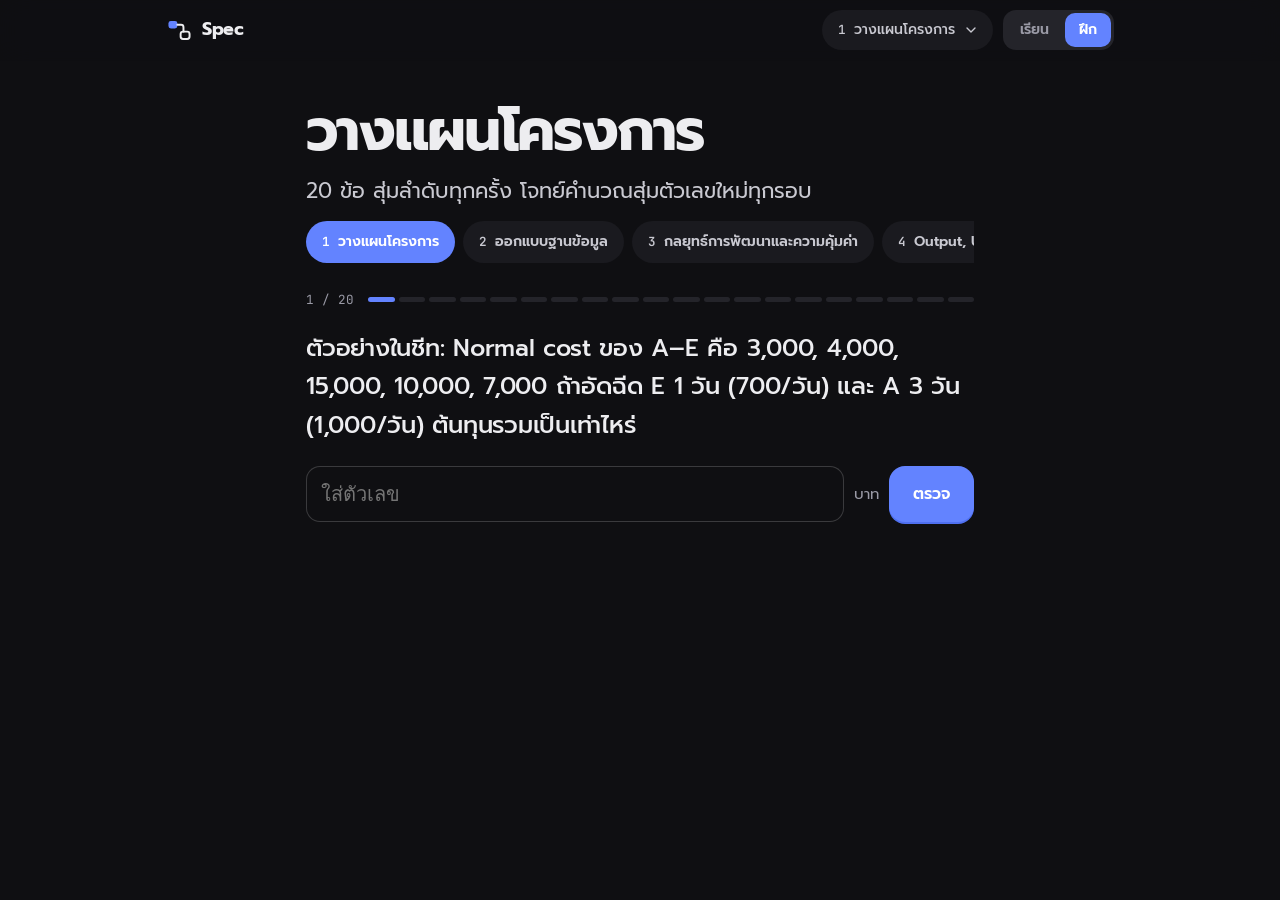
<file: practice.html>
<!doctype html>
<html lang="th" data-theme="dark">
<head>
<meta charset="utf-8">
<meta name="viewport" content="width=device-width, initial-scale=1, viewport-fit=cover">
<title>ฝึก | Spec SA&amp;D Final</title>
<meta name="theme-color" content="#0F0F12">
<link rel="icon" href="favicon.svg" type="image/svg+xml">
<link rel="preconnect" href="https://fonts.googleapis.com">
<link rel="preconnect" href="https://fonts.gstatic.com" crossorigin>
<link rel="stylesheet" href="https://fonts.googleapis.com/css2?family=Prompt:wght@400;500;600;700&family=JetBrains+Mono:wght@400;500;600;700&display=swap">
<link rel="stylesheet" href="assets/core.css">
</head>
<body>
<main class="col">
  <header class="head">
    <h1 id="ttl">ฝึก</h1>
    <p class="lede" id="lede"></p>
  </header>
  <nav class="qz-chaps" id="chips"></nav>
  <div id="host"></div>
</main>
<script src="assets/core.js"></script>
<script src="assets/quiz.js"></script>
<script src="practice/plan.js"></script>
<script src="practice/data.js"></script>
<script src="practice/money.js"></script>
<script src="practice/io.js"></script>
<script src="practice/deliver.js"></script>
<script>
  const id = new URLSearchParams(location.search).get('c') || 'plan';
  const ch = Hop.CHAPTERS.find(c => c.id === id) || Hop.CHAPTERS[0];
  Hop.page(ch.n, 'practice');
  document.title = `ฝึก ${ch.t} | Spec`;
  Hop.$('#ttl').textContent = ch.t;
  const items = Spec.BANKS[ch.id] || [];
  Hop.$('#lede').textContent = `${items.length} ข้อ สุ่มลำดับทุกครั้ง โจทย์คำนวณสุ่มตัวเลขใหม่ทุกรอบ`;
  Hop.$('#chips').append(...Hop.CHAPTERS.filter(c => c.id !== 'exam').map(c => Hop.el('a', { href: 'practice.html?c=' + c.id, 'aria-current': c.id === ch.id ? 'page' : null, html: `<span class="mono">${c.n}</span> ${Hop.esc(c.t)}` })));
  requestAnimationFrame(() => { const a = Hop.$('#chips a[aria-current]'); if (a) a.scrollIntoView({ inline: 'center', block: 'nearest' }); });
  if (items.length) Spec.run(Hop.$('#host'), items); else Hop.$('#host').textContent = 'ยังไม่มีโจทย์';
</script>
</body>
</html>
</file>
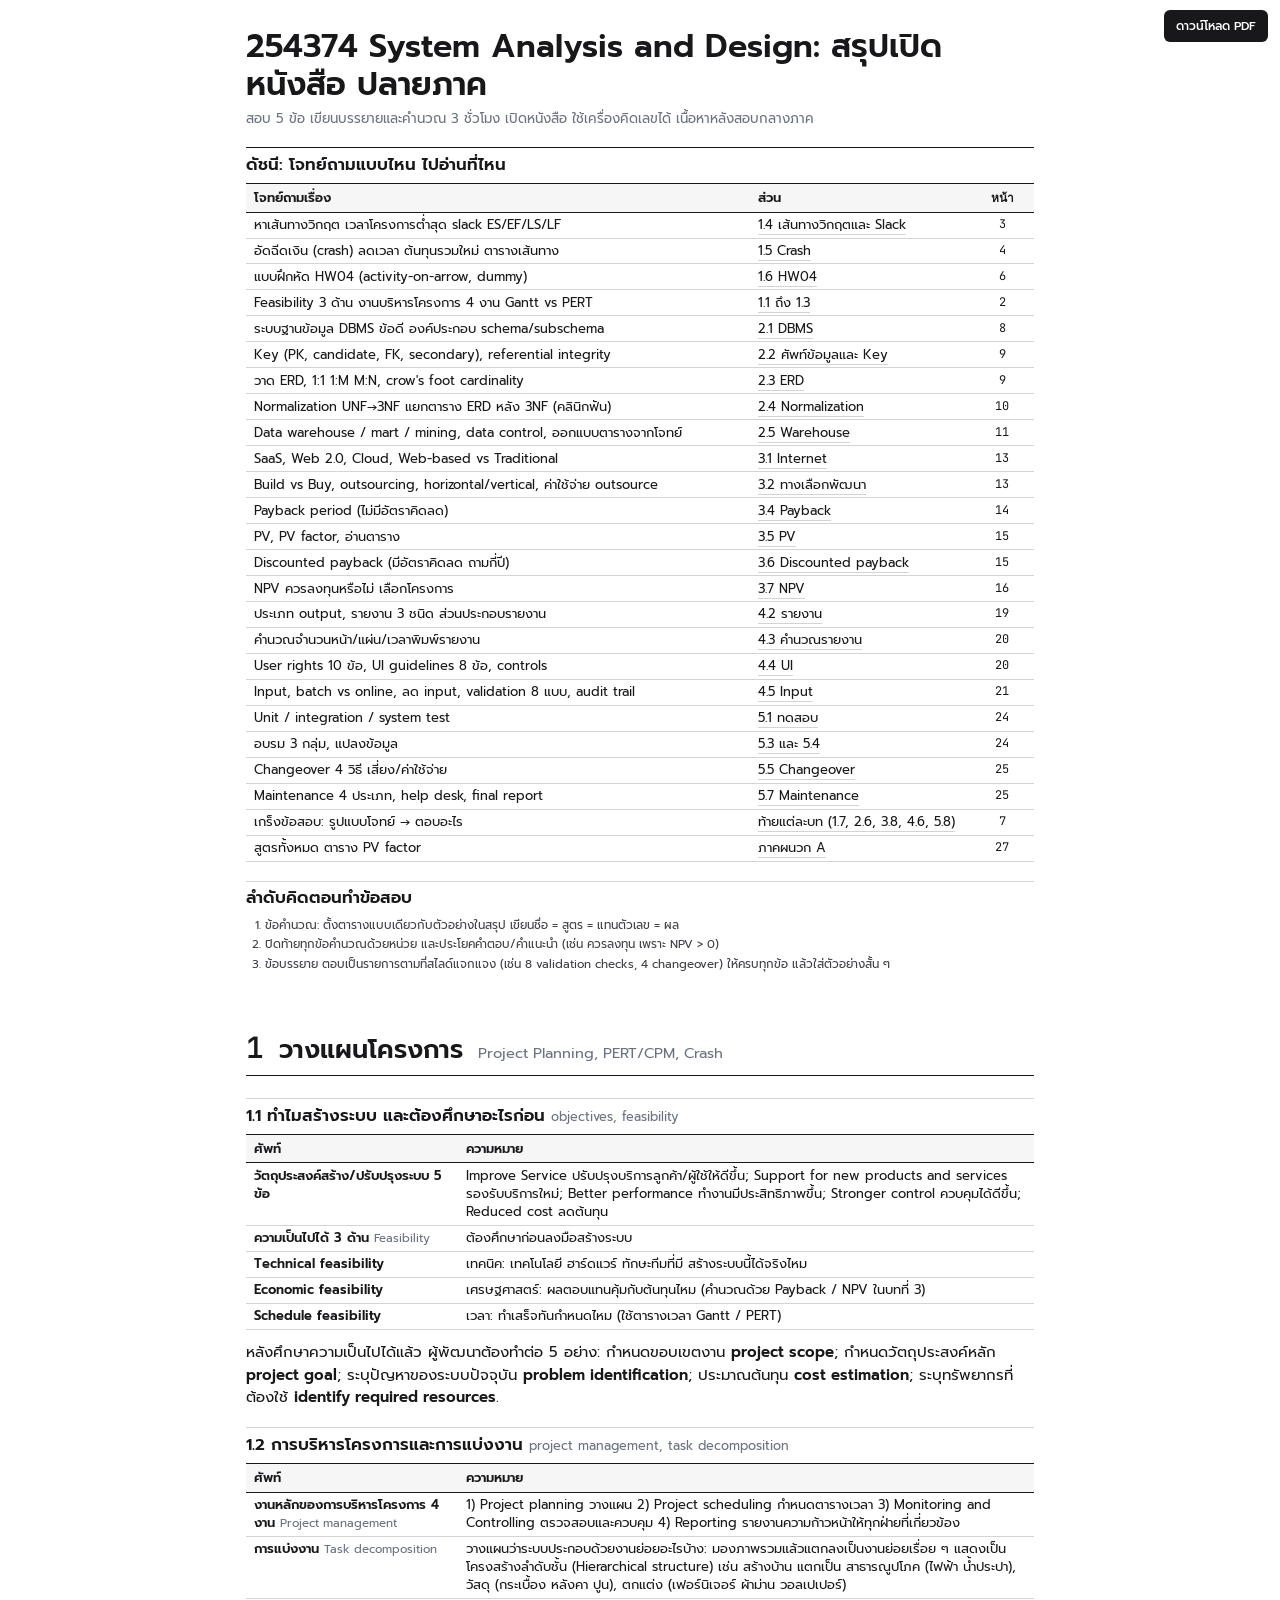
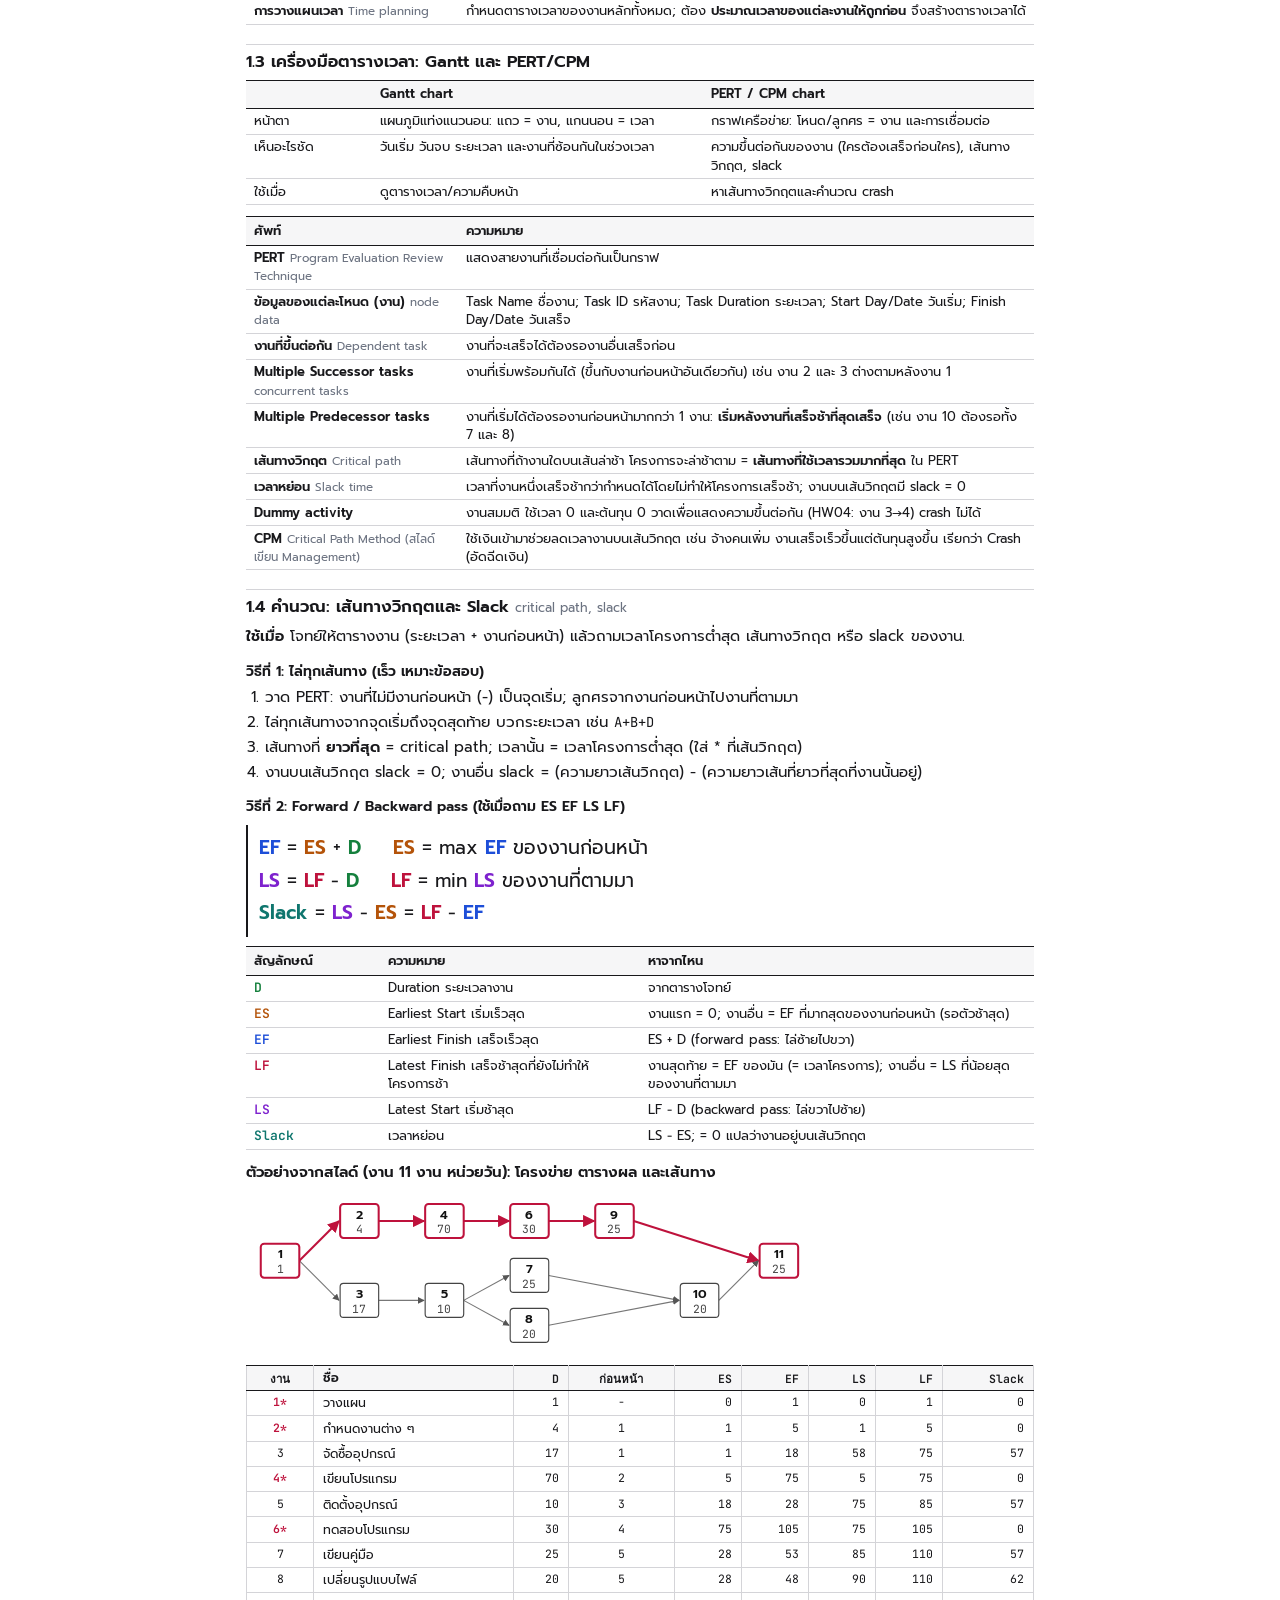
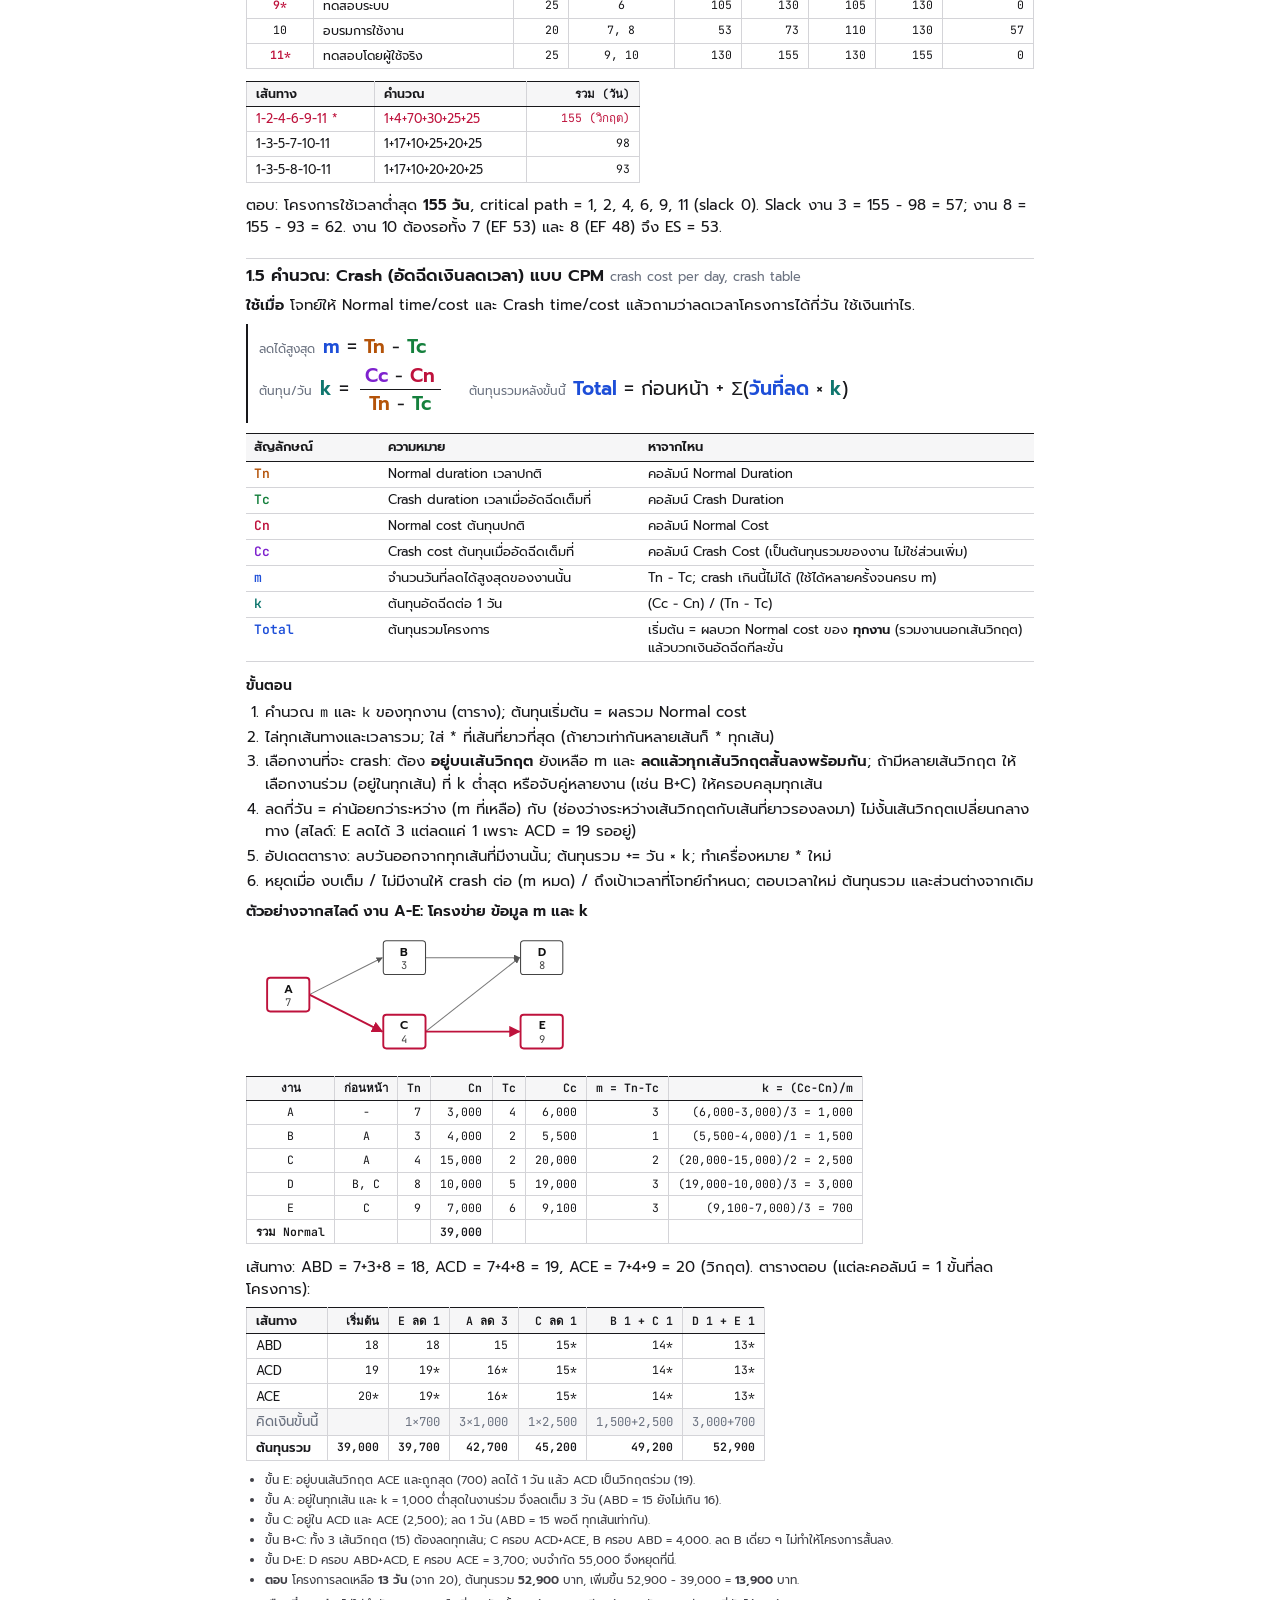
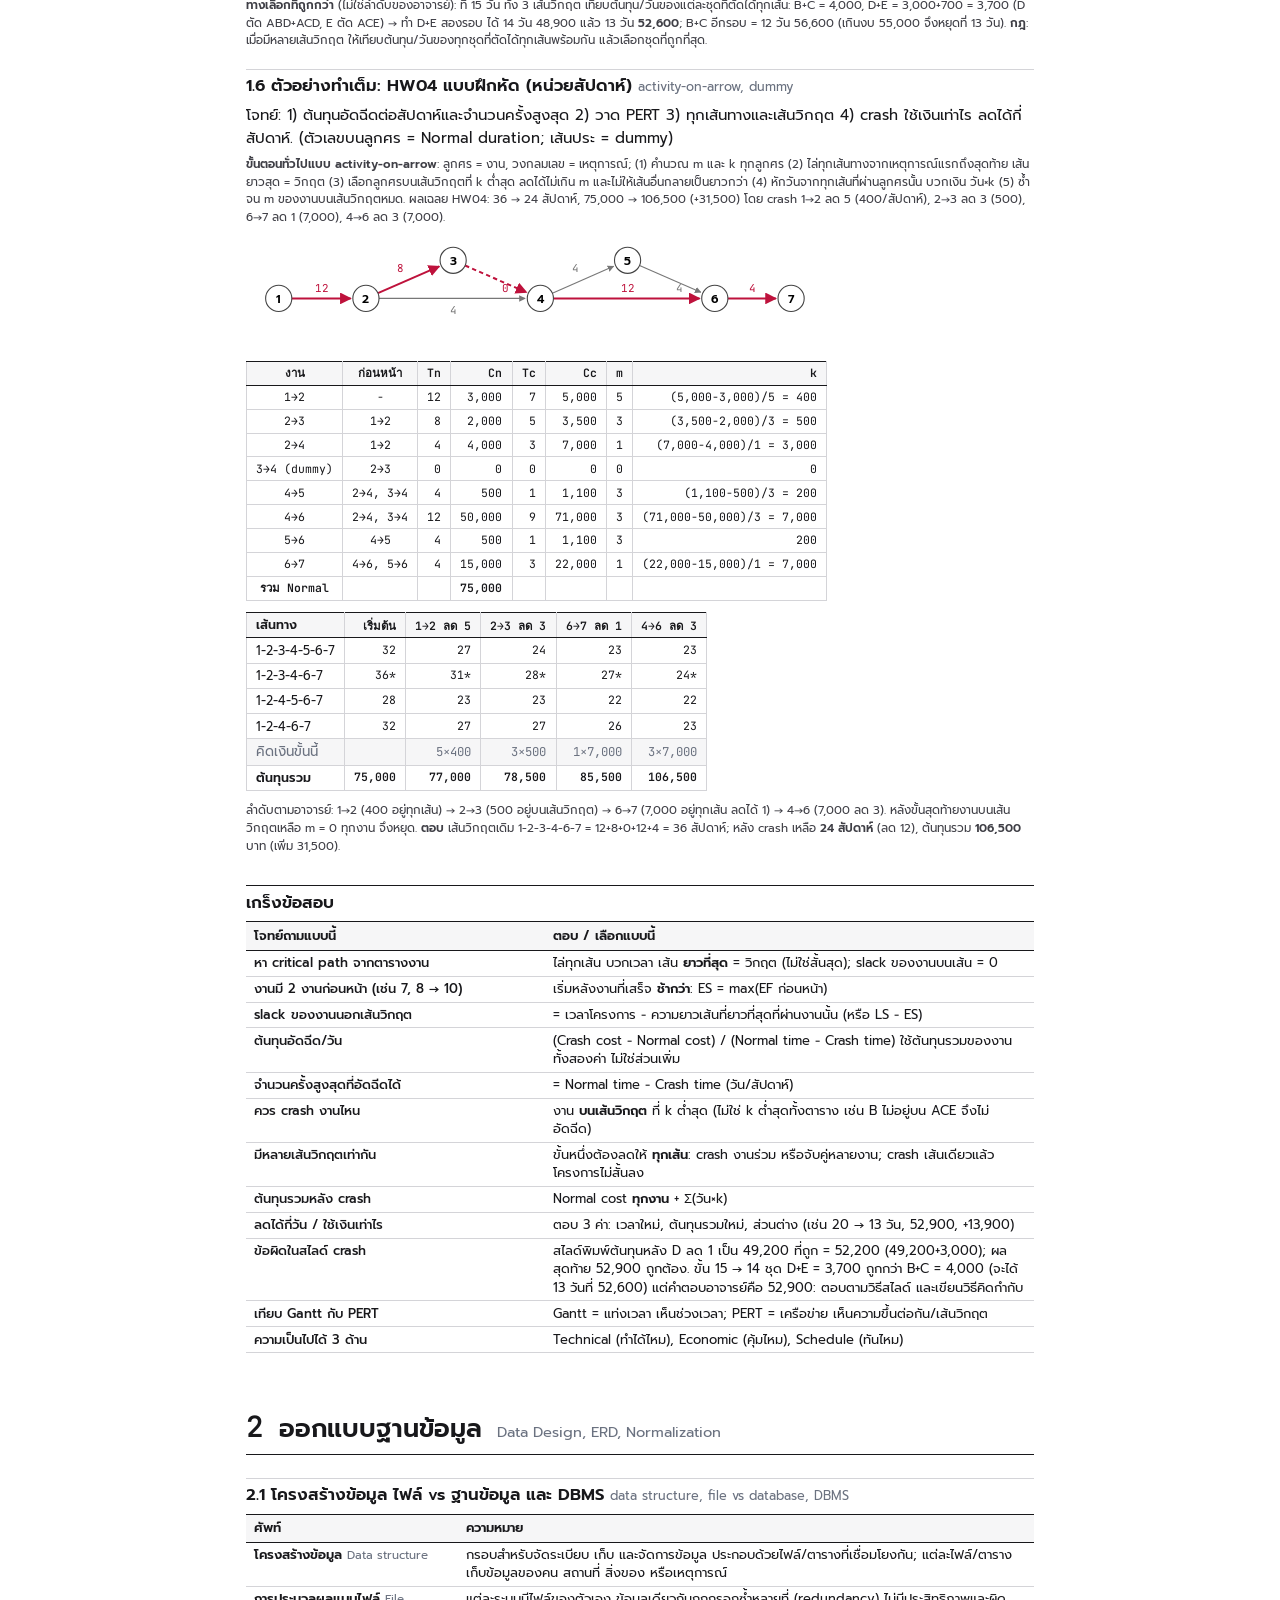
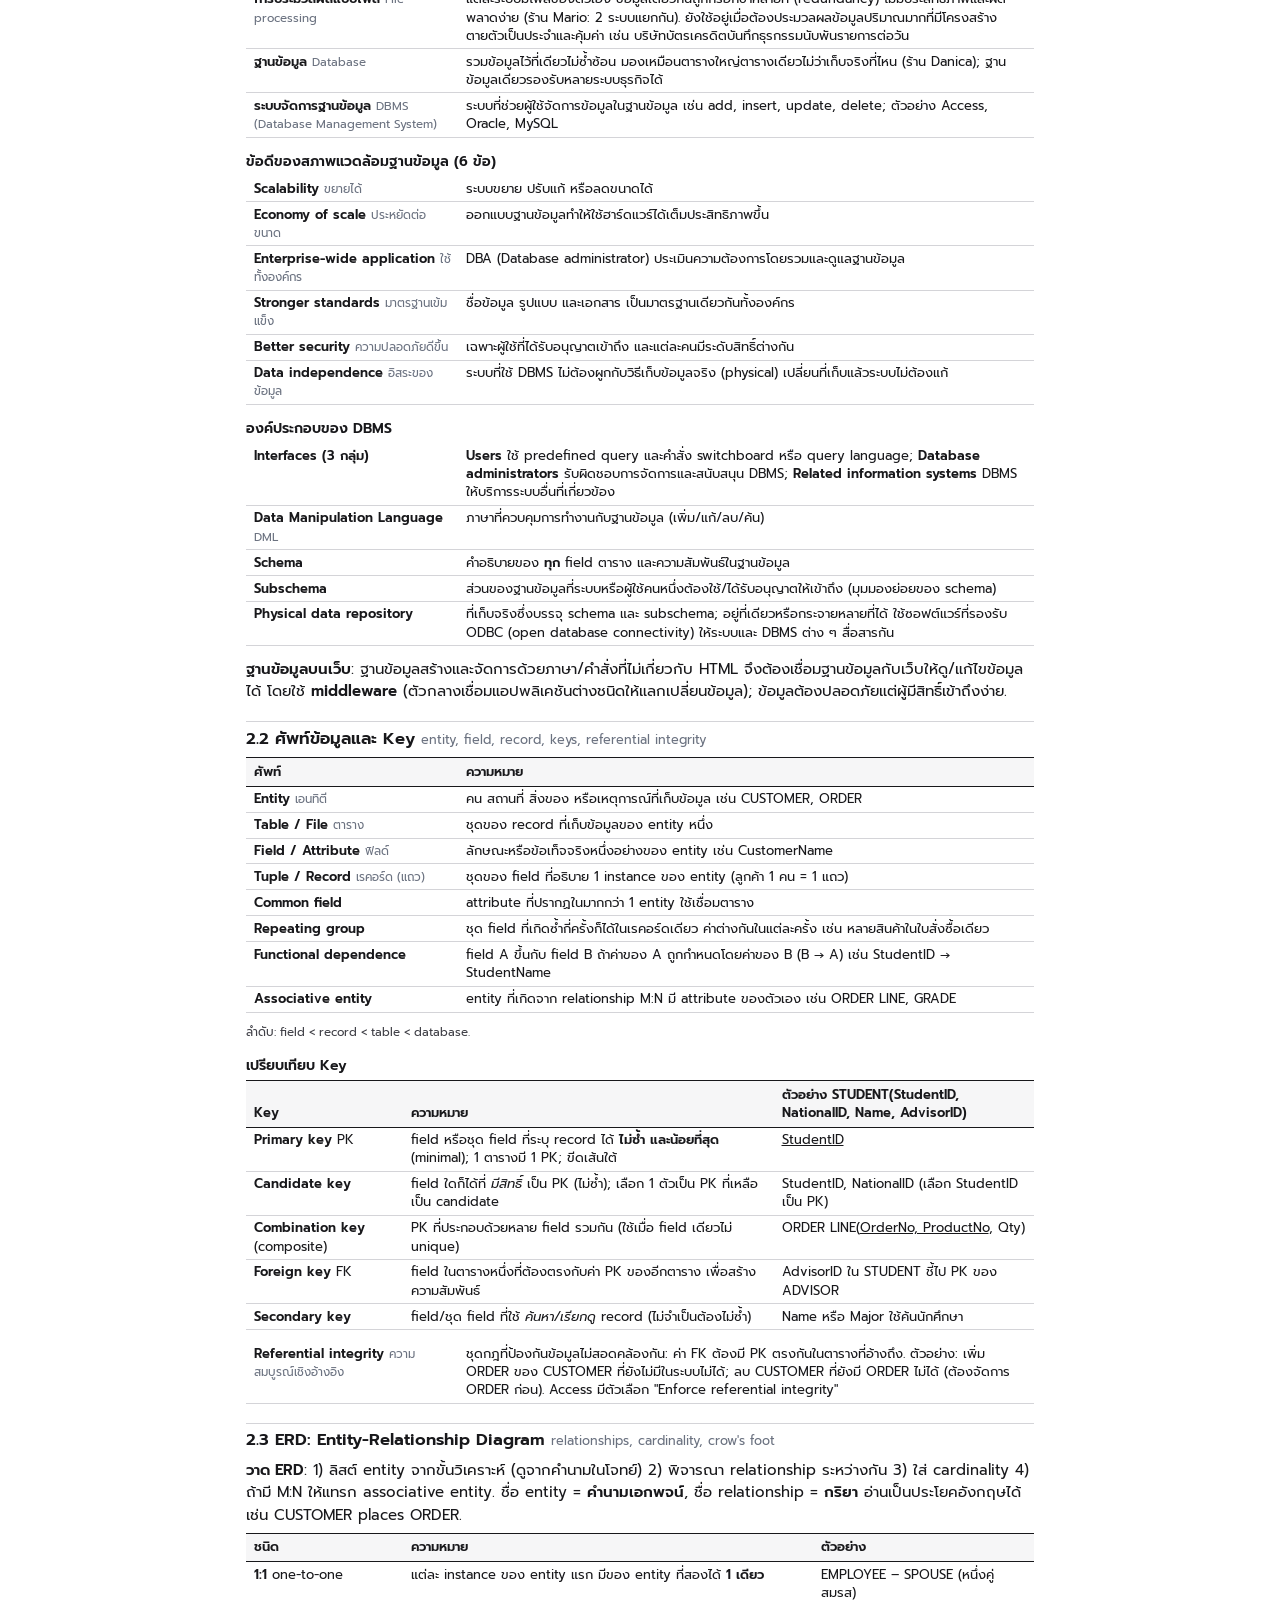
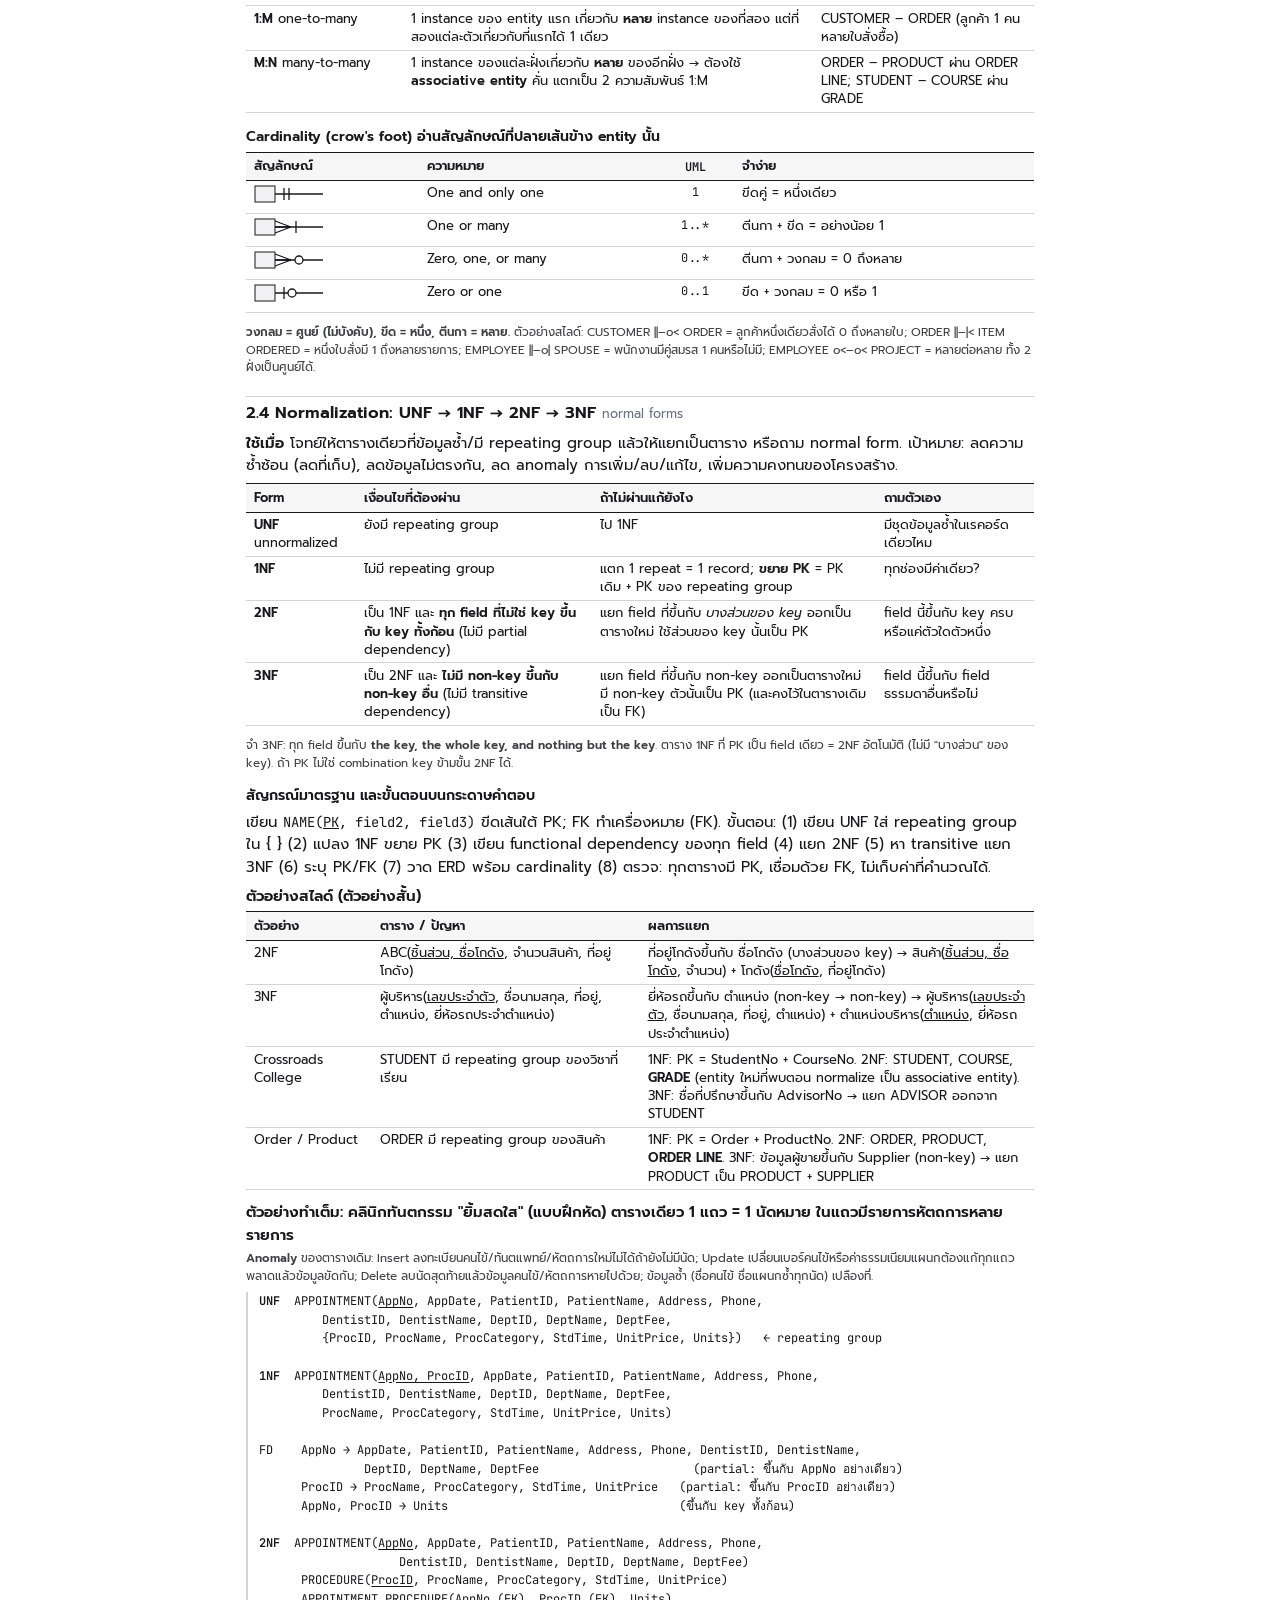
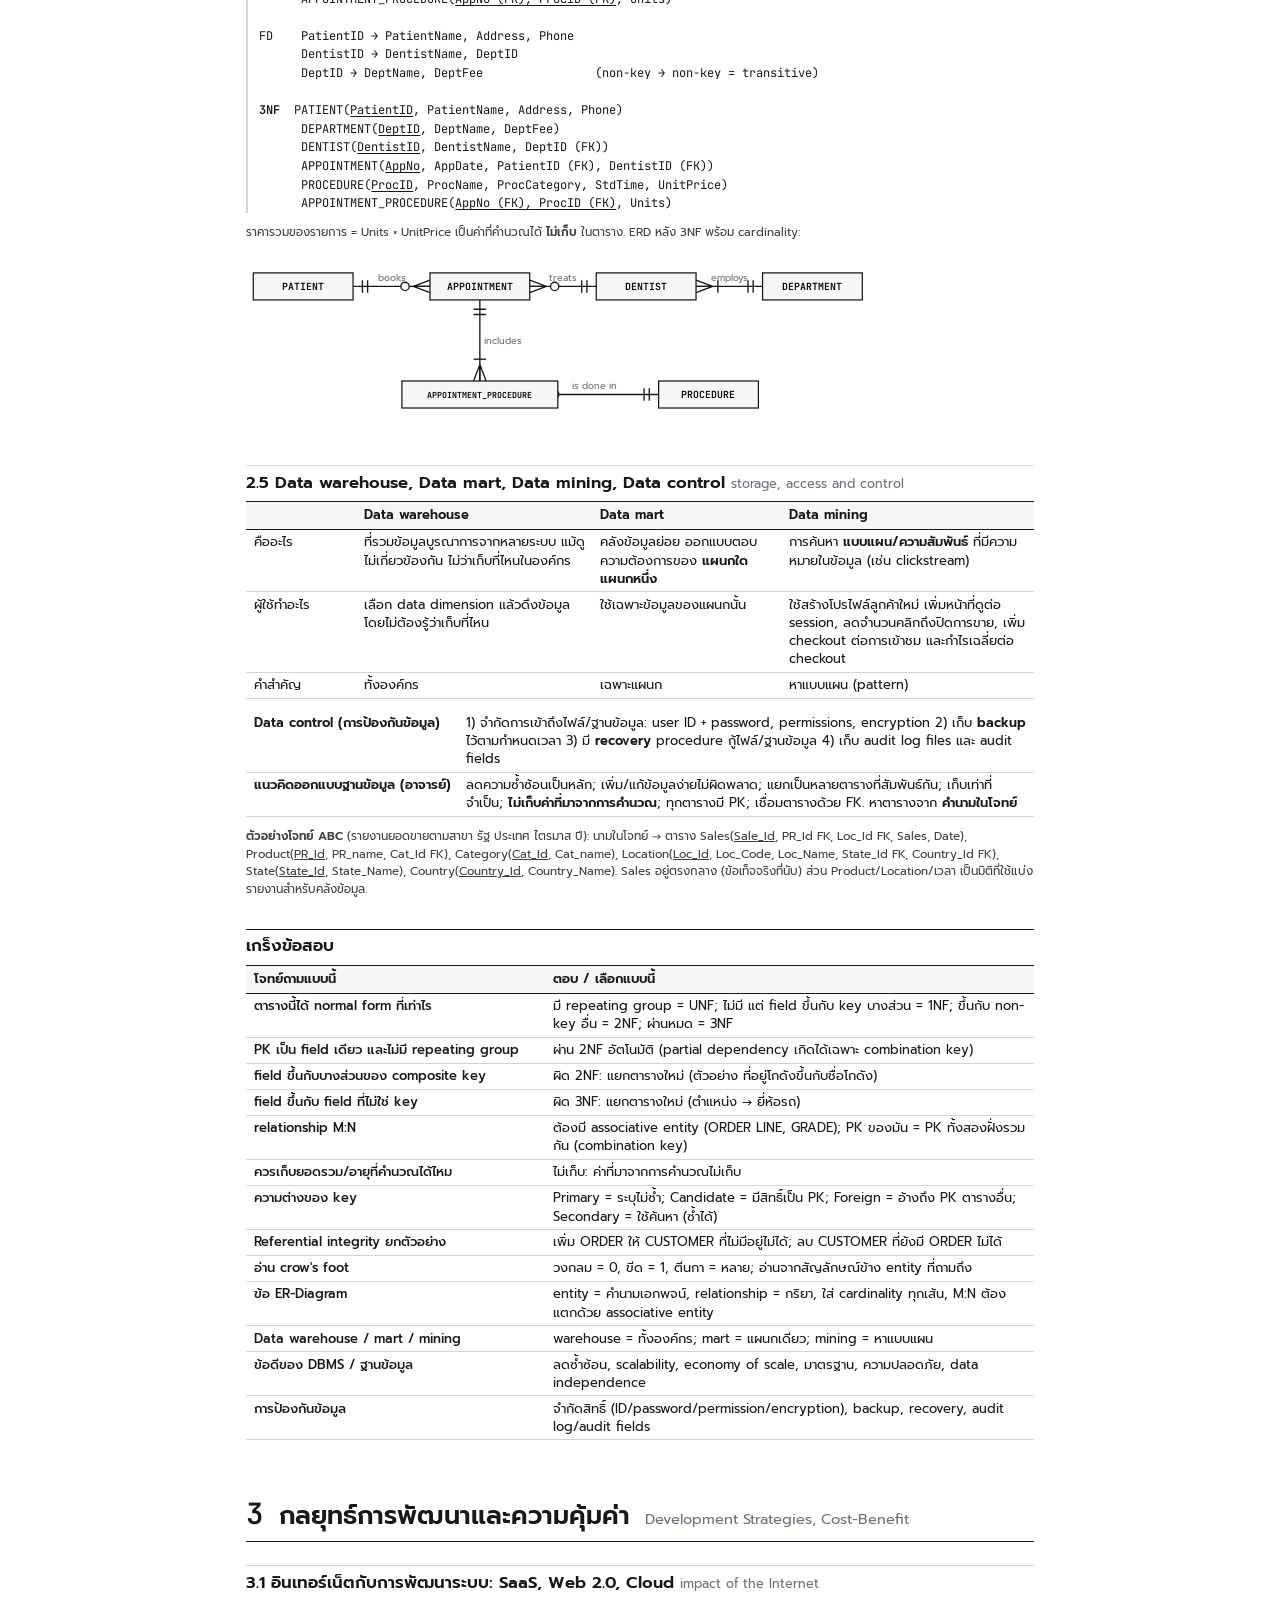
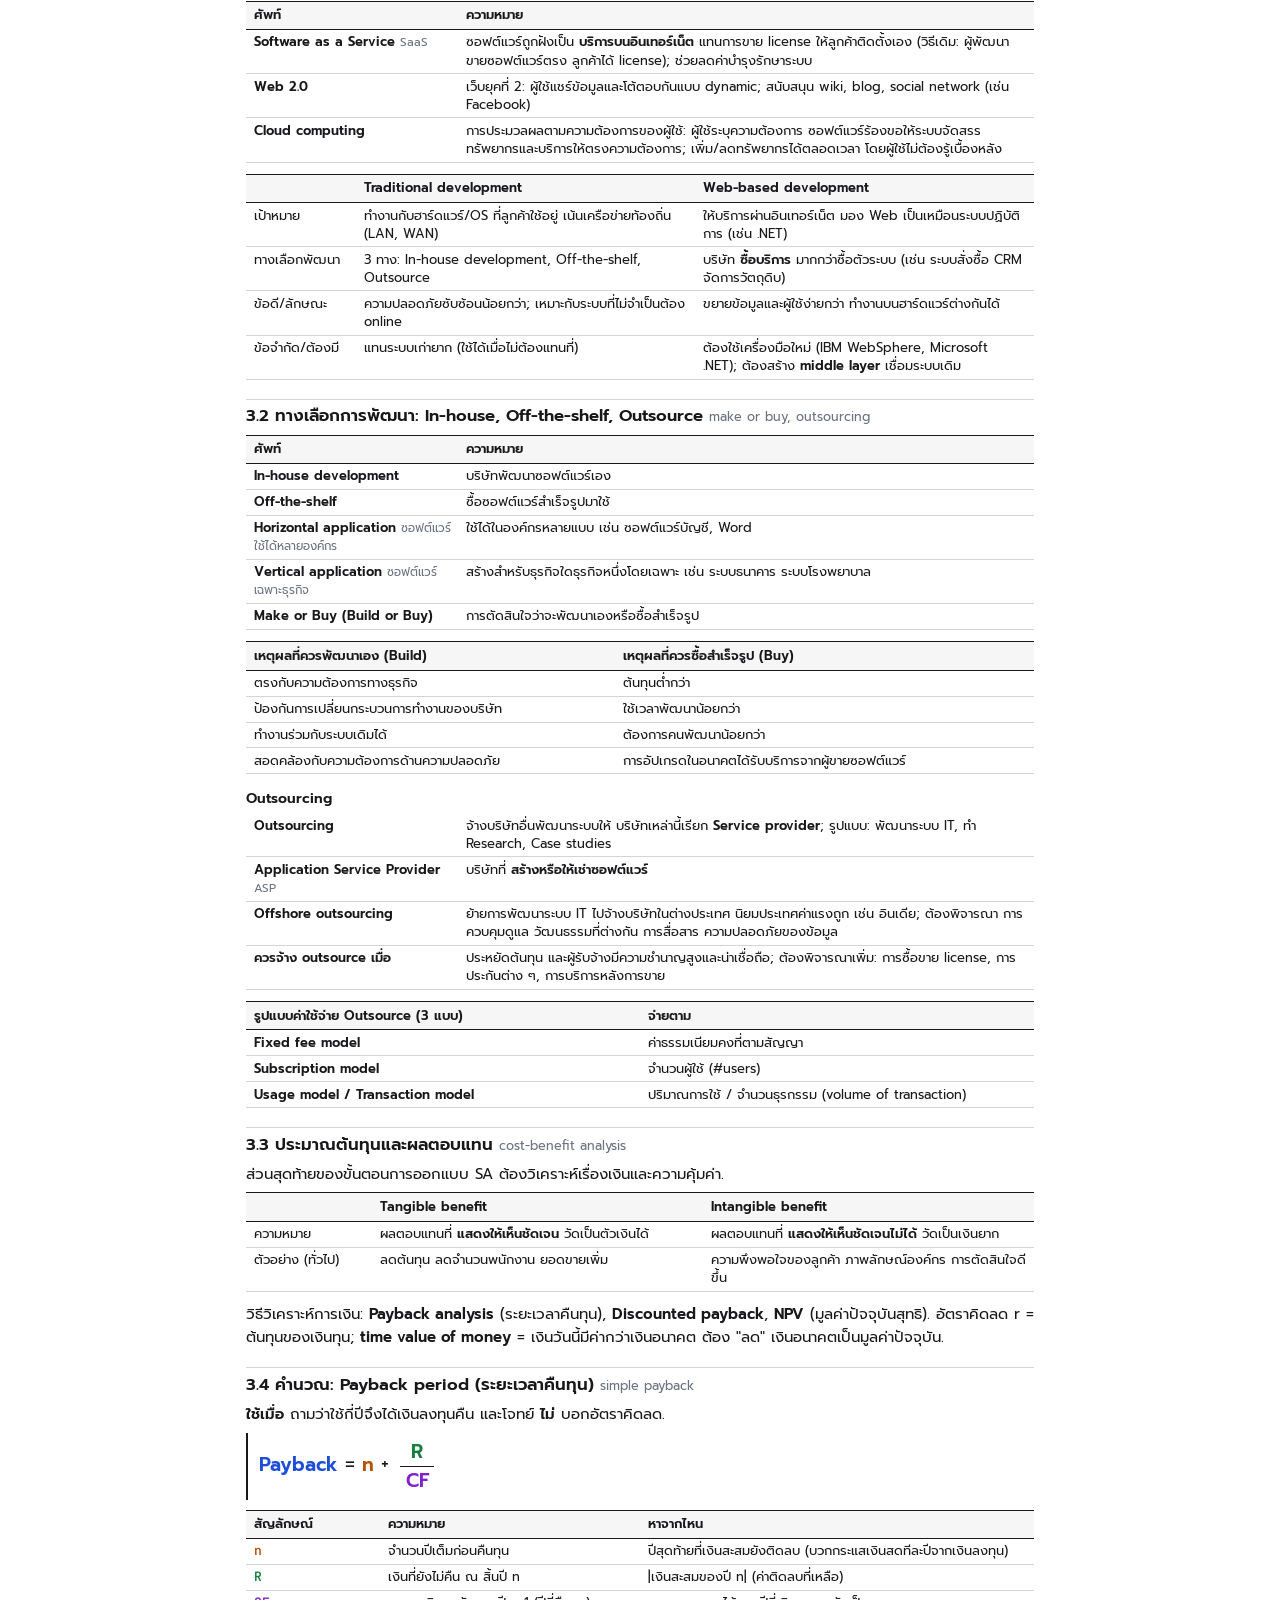
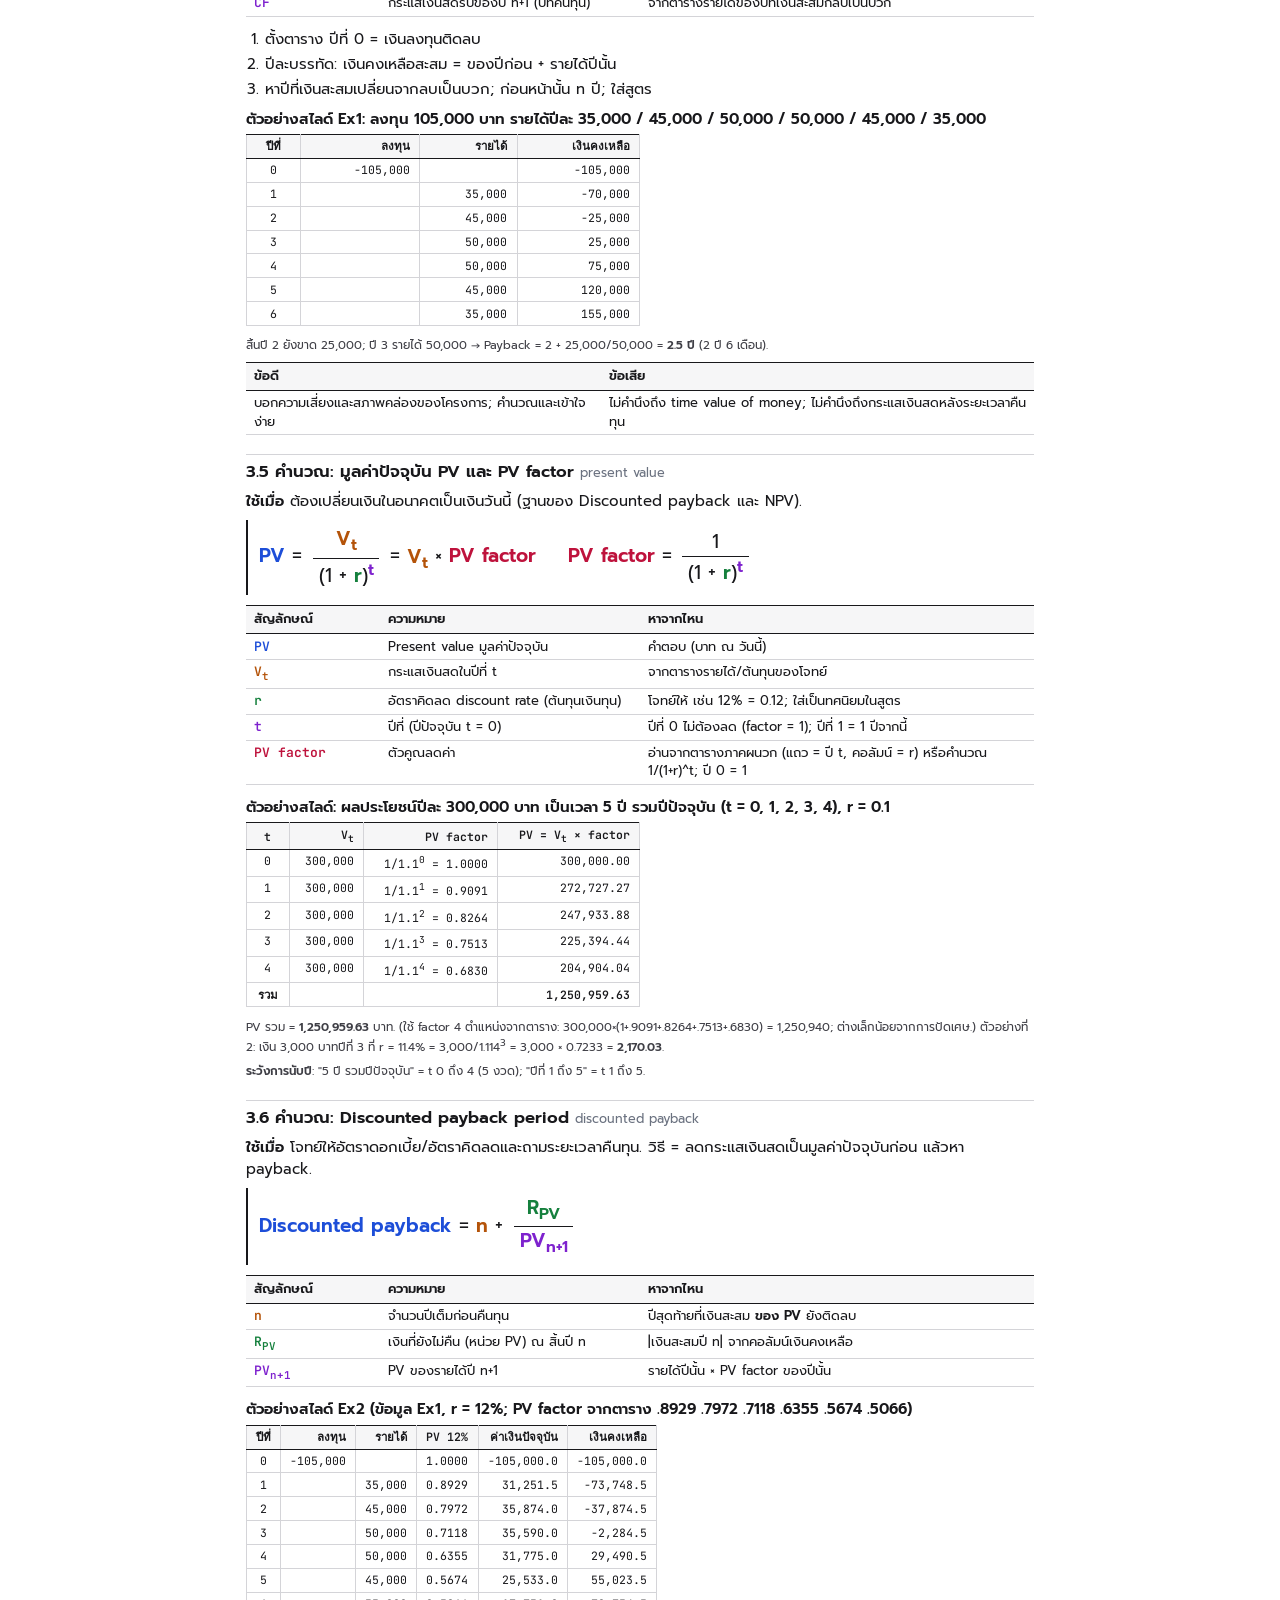
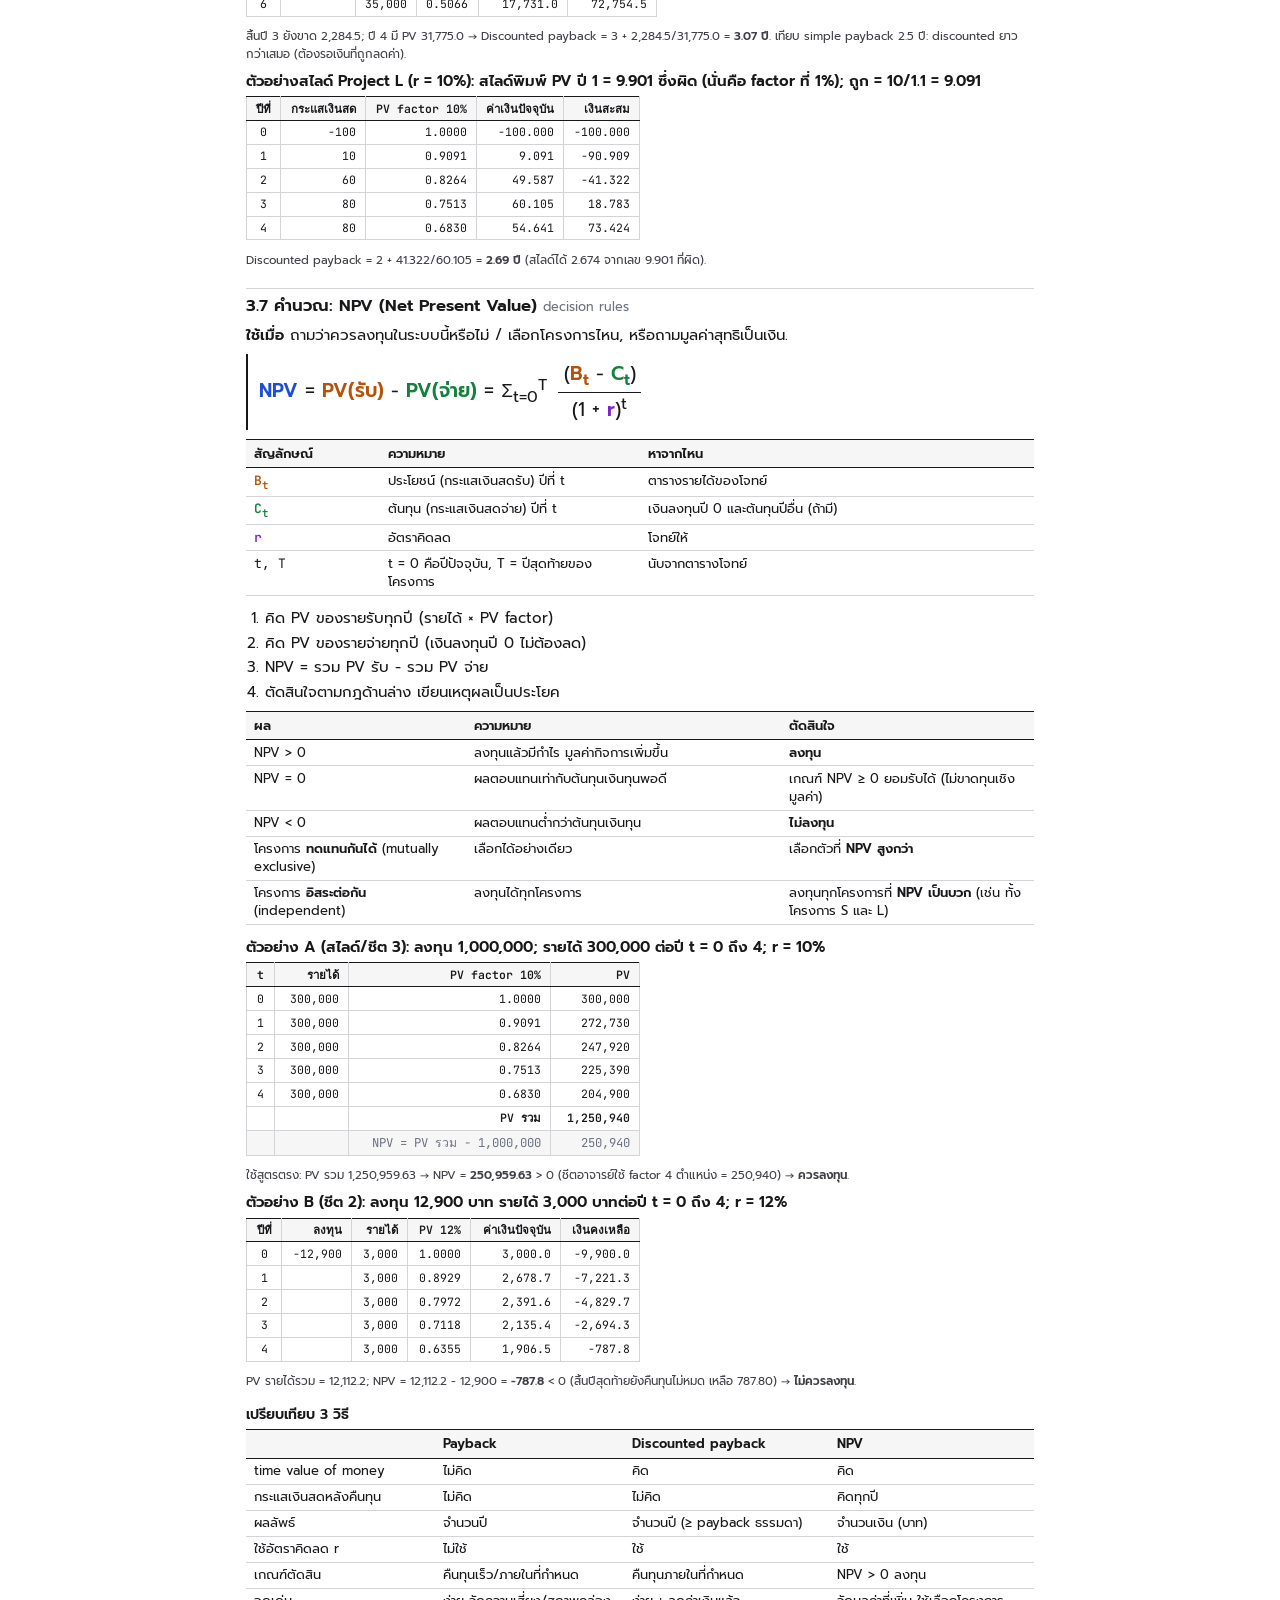
<file: sheet.html>
<!doctype html>
<html lang="th"><head><meta charset="utf-8"><meta name="viewport" content="width=device-width,initial-scale=1">
<title>สรุปเปิดหนังสือ 254374 SA&D ปลายภาค</title>
<link rel="preconnect" href="https://fonts.googleapis.com"><link rel="preconnect" href="https://fonts.gstatic.com" crossorigin>
<link href="https://fonts.googleapis.com/css2?family=JetBrains+Mono:wght@400;600&family=Prompt:wght@300;400;500;600&display=swap" rel="stylesheet">
<style>:root{
  --ink:#18181b; --ink2:#3f3f46; --muted:#6b7280; --line:#d4d4d8; --line2:#e7e7ea; --bg:#fff; --band:#f6f6f7;
  --c1:#1d4ed8; --c2:#b45309; --c3:#15803d; --c4:#7e22ce; --c5:#be123c; --c6:#0f766e;
}
*{box-sizing:border-box}
html{-webkit-print-color-adjust:exact;print-color-adjust:exact}
body{margin:0;background:var(--bg);color:var(--ink);font-family:'Prompt',sans-serif;font-size:10pt;line-height:1.5;font-weight:400}
.c1{color:var(--c1);font-weight:600}.c2{color:var(--c2);font-weight:600}.c3{color:var(--c3);font-weight:600}
.c4{color:var(--c4);font-weight:600}.c5{color:var(--c5);font-weight:600}.c6{color:var(--c6);font-weight:600}
.m,.n{font-family:'JetBrains Mono',monospace;font-size:.92em}
.en{font-family:'Prompt',sans-serif;color:var(--muted);font-weight:400;font-size:.9em}
b{font-weight:600}
h1{font-size:19pt;line-height:1.2;font-weight:600;margin:0 0 6mm;padding-bottom:2.5mm;border-bottom:1.5px solid var(--ink);break-before:page;break-after:avoid;display:flex;align-items:baseline;gap:4mm;flex-wrap:wrap}
h1 .no{font-family:'JetBrains Mono',monospace;font-weight:600;font-size:22pt}
h1 .en{font-size:11pt}
h1.first{break-before:auto}
h2{font-size:12.5pt;font-weight:600;margin:5mm 0 2mm;padding-top:1.5mm;border-top:.75px solid var(--line);break-after:avoid;line-height:1.3}
h2 .en{font-size:9.5pt}
h2.pb{break-before:page;border-top:none;margin-top:0}
h2.tips{border-top:1.5px solid var(--ink);margin-top:8mm}
h3{font-size:10.5pt;font-weight:600;margin:3.5mm 0 1.2mm;break-after:avoid;color:var(--ink)}
p{margin:0 0 1.8mm}
ul,ol{margin:0 0 2mm;padding-left:5mm}
li{margin:0 0 .6mm}
.tw{margin:1mm 0 3mm}
table{border-collapse:collapse;width:100%;font-size:9pt;line-height:1.4}
th{font-weight:600;text-align:left;border-bottom:1.2px solid var(--ink);border-top:.75px solid var(--ink);padding:1.2mm 2mm;vertical-align:bottom;background:var(--band)}
td{padding:.9mm 2mm;border-bottom:.5px solid var(--line);vertical-align:top}
tr{break-inside:avoid}
td.n,th.n{text-align:right;font-family:'JetBrains Mono',monospace;font-size:.92em;white-space:nowrap}
td.c,th.c{text-align:center}
td.cn,th.cn{text-align:center;font-family:'JetBrains Mono',monospace;font-size:.92em;white-space:nowrap}
table.defs td:first-child{font-weight:400}
table.defs td:first-child b{font-weight:600}
table.sym td:first-child{font-family:'JetBrains Mono',monospace;font-size:1em;white-space:nowrap}
table.tip td:first-child{font-weight:500}
table.ws{width:auto;min-width:50%;font-size:8.8pt}
table.ws td,table.ws th{border:.5px solid var(--line);padding:.9mm 2.4mm}
table.ws th{border-top:.75px solid var(--ink);border-bottom:1.2px solid var(--ink);background:var(--band)}
table.ws tr.tot td{border-top:1.2px solid var(--ink);font-weight:600}
table.ws tr.crit td{color:var(--c5)}
table.ws td.crit,table.ws .star{color:var(--c5);font-weight:600}
table.ws tr.sub td{background:var(--band)}
table.full{width:100%}
.formula{font-size:14pt;line-height:1.7;margin:2mm 0 2.5mm;padding:2mm 0 2mm 3mm;border-left:2.5px solid var(--ink);break-inside:avoid;font-weight:400}
.formula + .formula{margin-top:-1mm}
.formula .fnote{font-size:8.5pt;color:var(--muted);line-height:1.4;margin-top:.5mm}
.formula .lbl{font-size:9pt;color:var(--muted);margin-right:2mm}
.fr{display:inline-flex;flex-direction:column;vertical-align:middle;text-align:center;margin:0 1mm;line-height:1.25}
.fr>span:first-child{padding:0 1.5mm .5mm;border-bottom:1.2px solid var(--ink)}
.fr>span:last-child{padding:.5mm 1.5mm 0}
.net{width:100%;max-width:150mm;height:auto;margin:1mm 0 2mm;display:block}
.pair{display:grid;grid-template-columns:1fr 1fr;gap:6mm;align-items:start}
.pair>div>.tw:first-child{margin-top:0}
.keep,.tw.keep{break-inside:avoid}
.small{font-size:8.8pt;color:var(--ink2)}
.eg{margin:0 0 1mm;font-weight:600}
pre.nf{font-family:'JetBrains Mono',monospace;font-size:7.6pt;line-height:1.55;margin:1mm 0 3mm;padding:0 0 0 3mm;border-left:2px solid var(--line);white-space:pre-wrap;break-inside:avoid}
pre.nf u{text-decoration-thickness:1px;text-underline-offset:2px}
a{color:inherit;text-decoration:none}
.index a{border-bottom:.5px solid var(--line)}
.dl{position:fixed;top:10px;right:12px;z-index:9;font-size:12px;font-weight:500;background:#18181b;color:#fff;padding:7px 12px;border-radius:6px}
.title{font-size:24pt;font-weight:600;line-height:1.2;margin:0 0 1mm}
.sub{color:var(--muted);font-size:10pt;margin:0 0 5mm}
@page{size:A4;margin:12mm 12mm 14mm 12mm}
@media screen{
  body{max-width:820px;margin:0 auto;padding:28px 16px 60px;font-size:15px}
  table{font-size:13px}
  h1{margin-top:56px}h1.first{margin-top:0}
  .formula{font-size:19px}
  table.ws{font-size:12.5px}
  .tw{overflow-x:auto}
  pre.nf{font-size:12px}
}
@media print{.dl{display:none}}
@media screen and (max-width:640px){.pair{grid-template-columns:1fr}}
</style></head><body>
<a class="dl" href="SA-Final-Summary.pdf" download>ดาวน์โหลด PDF</a>
<div class="title">254374 System Analysis and Design: สรุปเปิดหนังสือ ปลายภาค</div>
<div class="sub">สอบ 5 ข้อ เขียนบรรยายและคำนวณ 3 ชั่วโมง เปิดหนังสือ ใช้เครื่องคิดเลขได้ เนื้อหาหลังสอบกลางภาค</div>
<h2 style="border-top:1.5px solid var(--ink);margin-top:2mm">ดัชนี: โจทย์ถามแบบไหน ไปอ่านที่ไหน</h2>
<div class="tw"><table class="index"><colgroup><col style="width:64%"><col style="width:28%"><col style="width:8%"></colgroup><thead><tr><th class="">โจทย์ถามเรื่อง</th><th class="">ส่วน</th><th class="cn">หน้า</th></tr></thead><tbody><tr class=""><td class="">หาเส้นทางวิกฤต เวลาโครงการต่ำสุด slack ES/EF/LS/LF</td><td class=""><a href="#s1-4">1.4 เส้นทางวิกฤตและ Slack</a></td><td class="cn">3</td></tr><tr class=""><td class="">อัดฉีดเงิน (crash) ลดเวลา ต้นทุนรวมใหม่ ตารางเส้นทาง</td><td class=""><a href="#s1-5">1.5 Crash</a></td><td class="cn">4</td></tr><tr class=""><td class="">แบบฝึกหัด HW04 (activity-on-arrow, dummy)</td><td class=""><a href="#s1-6">1.6 HW04</a></td><td class="cn">6</td></tr><tr class=""><td class="">Feasibility 3 ด้าน งานบริหารโครงการ 4 งาน Gantt vs PERT</td><td class=""><a href="#s1-1">1.1 ถึง 1.3</a></td><td class="cn">2</td></tr><tr class=""><td class="">ระบบฐานข้อมูล DBMS ข้อดี องค์ประกอบ schema/subschema</td><td class=""><a href="#s2-1">2.1 DBMS</a></td><td class="cn">8</td></tr><tr class=""><td class="">Key (PK, candidate, FK, secondary), referential integrity</td><td class=""><a href="#s2-2">2.2 ศัพท์ข้อมูลและ Key</a></td><td class="cn">9</td></tr><tr class=""><td class="">วาด ERD, 1:1 1:M M:N, crow's foot cardinality</td><td class=""><a href="#s2-3">2.3 ERD</a></td><td class="cn">9</td></tr><tr class=""><td class="">Normalization UNF&rarr;3NF แยกตาราง ERD หลัง 3NF (คลินิกฟัน)</td><td class=""><a href="#s2-4">2.4 Normalization</a></td><td class="cn">10</td></tr><tr class=""><td class="">Data warehouse / mart / mining, data control, ออกแบบตารางจากโจทย์</td><td class=""><a href="#s2-5">2.5 Warehouse</a></td><td class="cn">11</td></tr><tr class=""><td class="">SaaS, Web 2.0, Cloud, Web-based vs Traditional</td><td class=""><a href="#s3-1">3.1 Internet</a></td><td class="cn">13</td></tr><tr class=""><td class="">Build vs Buy, outsourcing, horizontal/vertical, ค่าใช้จ่าย outsource</td><td class=""><a href="#s3-2">3.2 ทางเลือกพัฒนา</a></td><td class="cn">13</td></tr><tr class=""><td class="">Payback period (ไม่มีอัตราคิดลด)</td><td class=""><a href="#s3-4">3.4 Payback</a></td><td class="cn">14</td></tr><tr class=""><td class="">PV, PV factor, อ่านตาราง</td><td class=""><a href="#s3-5">3.5 PV</a></td><td class="cn">15</td></tr><tr class=""><td class="">Discounted payback (มีอัตราคิดลด ถามกี่ปี)</td><td class=""><a href="#s3-6">3.6 Discounted payback</a></td><td class="cn">15</td></tr><tr class=""><td class="">NPV ควรลงทุนหรือไม่ เลือกโครงการ</td><td class=""><a href="#s3-7">3.7 NPV</a></td><td class="cn">16</td></tr><tr class=""><td class="">ประเภท output, รายงาน 3 ชนิด ส่วนประกอบรายงาน</td><td class=""><a href="#s4-2">4.2 รายงาน</a></td><td class="cn">19</td></tr><tr class=""><td class="">คำนวณจำนวนหน้า/แผ่น/เวลาพิมพ์รายงาน</td><td class=""><a href="#s4-3">4.3 คำนวณรายงาน</a></td><td class="cn">20</td></tr><tr class=""><td class="">User rights 10 ข้อ, UI guidelines 8 ข้อ, controls</td><td class=""><a href="#s4-4">4.4 UI</a></td><td class="cn">20</td></tr><tr class=""><td class="">Input, batch vs online, ลด input, validation 8 แบบ, audit trail</td><td class=""><a href="#s4-5">4.5 Input</a></td><td class="cn">21</td></tr><tr class=""><td class="">Unit / integration / system test</td><td class=""><a href="#s5-1">5.1 ทดสอบ</a></td><td class="cn">24</td></tr><tr class=""><td class="">อบรม 3 กลุ่ม, แปลงข้อมูล</td><td class=""><a href="#s5-3">5.3 และ 5.4</a></td><td class="cn">24</td></tr><tr class=""><td class="">Changeover 4 วิธี เสี่ยง/ค่าใช้จ่าย</td><td class=""><a href="#s5-5">5.5 Changeover</a></td><td class="cn">25</td></tr><tr class=""><td class="">Maintenance 4 ประเภท, help desk, final report</td><td class=""><a href="#s5-7">5.7 Maintenance</a></td><td class="cn">25</td></tr><tr class=""><td class="">เกร็งข้อสอบ: รูปแบบโจทย์ &rarr; ตอบอะไร</td><td class=""><a href="#s1-7">ท้ายแต่ละบท (1.7, 2.6, 3.8, 4.6, 5.8)</a></td><td class="cn">7</td></tr><tr class=""><td class="">สูตรทั้งหมด ตาราง PV factor</td><td class=""><a href="#sA-1">ภาคผนวก A</a></td><td class="cn">27</td></tr></tbody></table></div>
<h2 id="idx-flow">ลำดับคิดตอนทำข้อสอบ</h2>
<ol class="small"><li>ข้อคำนวณ: ตั้งตารางแบบเดียวกับตัวอย่างในสรุป เขียนชื่อ = สูตร = แทนตัวเลข = ผล</li><li>ปิดท้ายทุกข้อคำนวณด้วยหน่วย และประโยคคำตอบ/คำแนะนำ (เช่น ควรลงทุน เพราะ NPV &gt; 0)</li><li>ข้อบรรยาย ตอบเป็นรายการตามที่สไลด์แจกแจง (เช่น 8 validation checks, 4 changeover) ให้ครบทุกข้อ แล้วใส่ตัวอย่างสั้น ๆ</li></ol>
<h1 id="ch1"><span class="no">1</span>วางแผนโครงการ<span class="en">Project Planning, PERT/CPM, Crash</span></h1>
<h2 id="s1-1">1.1 ทำไมสร้างระบบ และต้องศึกษาอะไรก่อน <span class="en">objectives, feasibility</span></h2>
<div class="tw keep"><table class="defs"><colgroup><col style="width:27%"><col style="width:73%"></colgroup><thead><tr><th class="">ศัพท์</th><th class="">ความหมาย</th></tr></thead><tbody><tr class=""><td class=""><b>วัตถุประสงค์สร้าง/ปรับปรุงระบบ 5 ข้อ</b></td><td class="">Improve Service ปรับปรุงบริการลูกค้า/ผู้ใช้ให้ดีขึ้น; Support for new products and services รองรับบริการใหม่; Better performance ทำงานมีประสิทธิภาพขึ้น; Stronger control ควบคุมได้ดีขึ้น; Reduced cost ลดต้นทุน</td></tr><tr class=""><td class=""><b>ความเป็นไปได้ 3 ด้าน</b> <span class="en">Feasibility</span></td><td class="">ต้องศึกษาก่อนลงมือสร้างระบบ</td></tr><tr class=""><td class=""><b>Technical feasibility</b></td><td class="">เทคนิค: เทคโนโลยี ฮาร์ดแวร์ ทักษะทีมที่มี สร้างระบบนี้ได้จริงไหม</td></tr><tr class=""><td class=""><b>Economic feasibility</b></td><td class="">เศรษฐศาสตร์: ผลตอบแทนคุ้มกับต้นทุนไหม (คำนวณด้วย Payback / NPV ในบทที่ 3)</td></tr><tr class=""><td class=""><b>Schedule feasibility</b></td><td class="">เวลา: ทำเสร็จทันกำหนดไหม (ใช้ตารางเวลา Gantt / PERT)</td></tr></tbody></table></div>
<p>หลังศึกษาความเป็นไปได้แล้ว ผู้พัฒนาต้องทำต่อ 5 อย่าง: กำหนดขอบเขตงาน <b>project scope</b>; กำหนดวัตถุประสงค์หลัก <b>project goal</b>; ระบุปัญหาของระบบปัจจุบัน <b>problem identification</b>; ประมาณต้นทุน <b>cost estimation</b>; ระบุทรัพยากรที่ต้องใช้ <b>identify required resources</b>.</p>
<h2 id="s1-2">1.2 การบริหารโครงการและการแบ่งงาน <span class="en">project management, task decomposition</span></h2>
<div class="tw keep"><table class="defs"><colgroup><col style="width:27%"><col style="width:73%"></colgroup><thead><tr><th class="">ศัพท์</th><th class="">ความหมาย</th></tr></thead><tbody><tr class=""><td class=""><b>งานหลักของการบริหารโครงการ 4 งาน</b> <span class="en">Project management</span></td><td class="">1) Project planning วางแผน  2) Project scheduling กำหนดตารางเวลา  3) Monitoring and Controlling ตรวจสอบและควบคุม  4) Reporting รายงานความก้าวหน้าให้ทุกฝ่ายที่เกี่ยวข้อง</td></tr><tr class=""><td class=""><b>การแบ่งงาน</b> <span class="en">Task decomposition</span></td><td class="">วางแผนว่าระบบประกอบด้วยงานย่อยอะไรบ้าง: มองภาพรวมแล้วแตกลงเป็นงานย่อยเรื่อย ๆ แสดงเป็นโครงสร้างลำดับชั้น (Hierarchical structure) เช่น สร้างบ้าน แตกเป็น สาธารณูปโภค (ไฟฟ้า น้ำประปา), วัสดุ (กระเบื้อง หลังคา ปูน), ตกแต่ง (เฟอร์นิเจอร์ ผ้าม่าน วอลเปเปอร์)</td></tr><tr class=""><td class=""><b>การวางแผนเวลา</b> <span class="en">Time planning</span></td><td class="">กำหนดตารางเวลาของงานหลักทั้งหมด; ต้อง <b>ประมาณเวลาของแต่ละงานให้ถูกก่อน</b> จึงสร้างตารางเวลาได้</td></tr></tbody></table></div>
<h2 id="s1-3">1.3 เครื่องมือตารางเวลา: Gantt และ PERT/CPM</h2>
<div class="tw keep"><table class=""><colgroup><col style="width:16%"><col style="width:42%"><col style="width:42%"></colgroup><thead><tr><th class=""></th><th class="">Gantt chart</th><th class="">PERT / CPM chart</th></tr></thead><tbody><tr class=""><td class="">หน้าตา</td><td class="">แผนภูมิแท่งแนวนอน: แถว = งาน, แกนนอน = เวลา</td><td class="">กราฟเครือข่าย: โหนด/ลูกศร = งาน และการเชื่อมต่อ</td></tr><tr class=""><td class="">เห็นอะไรชัด</td><td class="">วันเริ่ม วันจบ ระยะเวลา และงานที่ซ้อนกันในช่วงเวลา</td><td class="">ความขึ้นต่อกันของงาน (ใครต้องเสร็จก่อนใคร), เส้นทางวิกฤต, slack</td></tr><tr class=""><td class="">ใช้เมื่อ</td><td class="">ดูตารางเวลา/ความคืบหน้า</td><td class="">หาเส้นทางวิกฤตและคำนวณ crash</td></tr></tbody></table></div>
<div class="tw keep"><table class="defs"><colgroup><col style="width:27%"><col style="width:73%"></colgroup><thead><tr><th class="">ศัพท์</th><th class="">ความหมาย</th></tr></thead><tbody><tr class=""><td class=""><b>PERT</b> <span class="en">Program Evaluation Review Technique</span></td><td class="">แสดงสายงานที่เชื่อมต่อกันเป็นกราฟ</td></tr><tr class=""><td class=""><b>ข้อมูลของแต่ละโหนด (งาน)</b> <span class="en">node data</span></td><td class="">Task Name ชื่องาน; Task ID รหัสงาน; Task Duration ระยะเวลา; Start Day/Date วันเริ่ม; Finish Day/Date วันเสร็จ</td></tr><tr class=""><td class=""><b>งานที่ขึ้นต่อกัน</b> <span class="en">Dependent task</span></td><td class="">งานที่จะเสร็จได้ต้องรองานอื่นเสร็จก่อน</td></tr><tr class=""><td class=""><b>Multiple Successor tasks</b> <span class="en">concurrent tasks</span></td><td class="">งานที่เริ่มพร้อมกันได้ (ขึ้นกับงานก่อนหน้าอันเดียวกัน) เช่น งาน 2 และ 3 ต่างตามหลังงาน 1</td></tr><tr class=""><td class=""><b>Multiple Predecessor tasks</b></td><td class="">งานที่เริ่มได้ต้องรองานก่อนหน้ามากกว่า 1 งาน: <b>เริ่มหลังงานที่เสร็จช้าที่สุดเสร็จ</b> (เช่น งาน 10 ต้องรอทั้ง 7 และ 8)</td></tr><tr class=""><td class=""><b>เส้นทางวิกฤต</b> <span class="en">Critical path</span></td><td class="">เส้นทางที่ถ้างานใดบนเส้นล่าช้า โครงการจะล่าช้าตาม = <b>เส้นทางที่ใช้เวลารวมมากที่สุด</b> ใน PERT</td></tr><tr class=""><td class=""><b>เวลาหย่อน</b> <span class="en">Slack time</span></td><td class="">เวลาที่งานหนึ่งเสร็จช้ากว่ากำหนดได้โดยไม่ทำให้โครงการเสร็จช้า; งานบนเส้นวิกฤตมี slack = 0</td></tr><tr class=""><td class=""><b>Dummy activity</b></td><td class="">งานสมมติ ใช้เวลา 0 และต้นทุน 0 วาดเพื่อแสดงความขึ้นต่อกัน (HW04: งาน 3→4) crash ไม่ได้</td></tr><tr class=""><td class=""><b>CPM</b> <span class="en">Critical Path Method (สไลด์เขียน Management)</span></td><td class="">ใช้เงินเข้ามาช่วยลดเวลางานบนเส้นวิกฤต เช่น จ้างคนเพิ่ม งานเสร็จเร็วขึ้นแต่ต้นทุนสูงขึ้น เรียกว่า Crash (อัดฉีดเงิน)</td></tr></tbody></table></div>
<h2 id="s1-4">1.4 คำนวณ: เส้นทางวิกฤตและ Slack <span class="en">critical path, slack</span></h2>
<p><b>ใช้เมื่อ</b> โจทย์ให้ตารางงาน (ระยะเวลา + งานก่อนหน้า) แล้วถามเวลาโครงการต่ำสุด เส้นทางวิกฤต หรือ slack ของงาน.</p>
<h3>วิธีที่ 1: ไล่ทุกเส้นทาง (เร็ว เหมาะข้อสอบ)</h3>
<ol><li>วาด PERT: งานที่ไม่มีงานก่อนหน้า (-) เป็นจุดเริ่ม; ลูกศรจากงานก่อนหน้าไปงานที่ตามมา</li><li>ไล่ทุกเส้นทางจากจุดเริ่มถึงจุดสุดท้าย บวกระยะเวลา เช่น <span class="m">A+B+D</span></li><li>เส้นทางที่ <b>ยาวที่สุด</b> = critical path; เวลานั้น = เวลาโครงการต่ำสุด (ใส่ * ที่เส้นวิกฤต)</li><li>งานบนเส้นวิกฤต slack = 0; งานอื่น slack = (ความยาวเส้นวิกฤต) &minus; (ความยาวเส้นที่ยาวที่สุดที่งานนั้นอยู่)</li></ol>
<h3>วิธีที่ 2: Forward / Backward pass (ใช้เมื่อถาม ES EF LS LF)</h3>
<div class="formula"><span class="c1">EF</span> = <span class="c2">ES</span> + <span class="c3">D</span><span class="lbl">&emsp;&emsp;</span><span class="c2">ES</span> = max <span class="c1">EF</span> ของงานก่อนหน้า<br><span class="c4">LS</span> = <span class="c5">LF</span> &minus; <span class="c3">D</span><span class="lbl">&emsp;&emsp;</span><span class="c5">LF</span> = min <span class="c4">LS</span> ของงานที่ตามมา<br><span class="c6">Slack</span> = <span class="c4">LS</span> &minus; <span class="c2">ES</span> = <span class="c5">LF</span> &minus; <span class="c1">EF</span></div>
<div class="tw keep"><table class="sym"><colgroup><col style="width:17%"><col style="width:33%"><col style="width:50%"></colgroup><thead><tr><th class="">สัญลักษณ์</th><th class="">ความหมาย</th><th class="">หาจากไหน</th></tr></thead><tbody><tr class=""><td class=""><span class="c3">D</span></td><td class="">Duration ระยะเวลางาน</td><td class="">จากตารางโจทย์</td></tr><tr class=""><td class=""><span class="c2">ES</span></td><td class="">Earliest Start เริ่มเร็วสุด</td><td class="">งานแรก = 0; งานอื่น = EF ที่มากสุดของงานก่อนหน้า (รอตัวช้าสุด)</td></tr><tr class=""><td class=""><span class="c1">EF</span></td><td class="">Earliest Finish เสร็จเร็วสุด</td><td class="">ES + D (forward pass: ไล่ซ้ายไปขวา)</td></tr><tr class=""><td class=""><span class="c5">LF</span></td><td class="">Latest Finish เสร็จช้าสุดที่ยังไม่ทำให้โครงการช้า</td><td class="">งานสุดท้าย = EF ของมัน (= เวลาโครงการ); งานอื่น = LS ที่น้อยสุดของงานที่ตามมา</td></tr><tr class=""><td class=""><span class="c4">LS</span></td><td class="">Latest Start เริ่มช้าสุด</td><td class="">LF &minus; D (backward pass: ไล่ขวาไปซ้าย)</td></tr><tr class=""><td class=""><span class="c6">Slack</span></td><td class="">เวลาหย่อน</td><td class="">LS &minus; ES; = 0 แปลว่างานอยู่บนเส้นวิกฤต</td></tr></tbody></table></div>
<p class="eg"><b>ตัวอย่างจากสไลด์</b> (งาน 11 งาน หน่วยวัน): โครงข่าย ตารางผล และเส้นทาง</p>
<svg class="net" viewBox="0 0 500 150" style="max-width:150mm" xmlns="http://www.w3.org/2000/svg"><defs><marker id="ar" viewBox="0 0 10 10" refX="9" refY="5" markerWidth="6" markerHeight="6" orient="auto"><path d="M0,0 L10,5 L0,10 z" fill="#555"/></marker><marker id="arc" viewBox="0 0 10 10" refX="9" refY="5" markerWidth="6" markerHeight="6" orient="auto"><path d="M0,0 L10,5 L0,10 z" fill="#be123c"/></marker></defs><line x1="47.0" y1="65" x2="82.0" y2="30" stroke="#be123c" stroke-width="1.8" marker-end="url(#arc)"/><line x1="47.0" y1="65" x2="82.0" y2="100" stroke="#777" stroke-width="1" marker-end="url(#ar)"/><line x1="117.0" y1="30" x2="157.0" y2="30" stroke="#be123c" stroke-width="1.8" marker-end="url(#arc)"/><line x1="117.0" y1="100" x2="157.0" y2="100" stroke="#777" stroke-width="1" marker-end="url(#ar)"/><line x1="192.0" y1="30" x2="232.0" y2="30" stroke="#be123c" stroke-width="1.8" marker-end="url(#arc)"/><line x1="192.0" y1="100" x2="232.0" y2="78" stroke="#777" stroke-width="1" marker-end="url(#ar)"/><line x1="192.0" y1="100" x2="232.0" y2="122" stroke="#777" stroke-width="1" marker-end="url(#ar)"/><line x1="267.0" y1="30" x2="307.0" y2="30" stroke="#be123c" stroke-width="1.8" marker-end="url(#arc)"/><line x1="267.0" y1="78" x2="382.0" y2="100" stroke="#777" stroke-width="1" marker-end="url(#ar)"/><line x1="267.0" y1="122" x2="382.0" y2="100" stroke="#777" stroke-width="1" marker-end="url(#ar)"/><line x1="342.0" y1="30" x2="452.0" y2="65" stroke="#be123c" stroke-width="1.8" marker-end="url(#arc)"/><line x1="417.0" y1="100" x2="452.0" y2="65" stroke="#777" stroke-width="1" marker-end="url(#ar)"/><rect x="13.0" y="50.0" width="34" height="30" rx="3" fill="#fff" stroke="#be123c" stroke-width="1.8"/><text x="30" y="63" text-anchor="middle" font-size="11" font-weight="600" fill="#111">1</text><text x="30" y="76" text-anchor="middle" font-size="10" fill="#444" font-family="JetBrains Mono, monospace">1</text><rect x="83.0" y="15.0" width="34" height="30" rx="3" fill="#fff" stroke="#be123c" stroke-width="1.8"/><text x="100" y="28" text-anchor="middle" font-size="11" font-weight="600" fill="#111">2</text><text x="100" y="41" text-anchor="middle" font-size="10" fill="#444" font-family="JetBrains Mono, monospace">4</text><rect x="83.0" y="85.0" width="34" height="30" rx="3" fill="#fff" stroke="#444" stroke-width="1"/><text x="100" y="98" text-anchor="middle" font-size="11" font-weight="600" fill="#111">3</text><text x="100" y="111" text-anchor="middle" font-size="10" fill="#444" font-family="JetBrains Mono, monospace">17</text><rect x="158.0" y="15.0" width="34" height="30" rx="3" fill="#fff" stroke="#be123c" stroke-width="1.8"/><text x="175" y="28" text-anchor="middle" font-size="11" font-weight="600" fill="#111">4</text><text x="175" y="41" text-anchor="middle" font-size="10" fill="#444" font-family="JetBrains Mono, monospace">70</text><rect x="158.0" y="85.0" width="34" height="30" rx="3" fill="#fff" stroke="#444" stroke-width="1"/><text x="175" y="98" text-anchor="middle" font-size="11" font-weight="600" fill="#111">5</text><text x="175" y="111" text-anchor="middle" font-size="10" fill="#444" font-family="JetBrains Mono, monospace">10</text><rect x="233.0" y="15.0" width="34" height="30" rx="3" fill="#fff" stroke="#be123c" stroke-width="1.8"/><text x="250" y="28" text-anchor="middle" font-size="11" font-weight="600" fill="#111">6</text><text x="250" y="41" text-anchor="middle" font-size="10" fill="#444" font-family="JetBrains Mono, monospace">30</text><rect x="233.0" y="63.0" width="34" height="30" rx="3" fill="#fff" stroke="#444" stroke-width="1"/><text x="250" y="76" text-anchor="middle" font-size="11" font-weight="600" fill="#111">7</text><text x="250" y="89" text-anchor="middle" font-size="10" fill="#444" font-family="JetBrains Mono, monospace">25</text><rect x="233.0" y="107.0" width="34" height="30" rx="3" fill="#fff" stroke="#444" stroke-width="1"/><text x="250" y="120" text-anchor="middle" font-size="11" font-weight="600" fill="#111">8</text><text x="250" y="133" text-anchor="middle" font-size="10" fill="#444" font-family="JetBrains Mono, monospace">20</text><rect x="308.0" y="15.0" width="34" height="30" rx="3" fill="#fff" stroke="#be123c" stroke-width="1.8"/><text x="325" y="28" text-anchor="middle" font-size="11" font-weight="600" fill="#111">9</text><text x="325" y="41" text-anchor="middle" font-size="10" fill="#444" font-family="JetBrains Mono, monospace">25</text><rect x="383.0" y="85.0" width="34" height="30" rx="3" fill="#fff" stroke="#444" stroke-width="1"/><text x="400" y="98" text-anchor="middle" font-size="11" font-weight="600" fill="#111">10</text><text x="400" y="111" text-anchor="middle" font-size="10" fill="#444" font-family="JetBrains Mono, monospace">20</text><rect x="453.0" y="50.0" width="34" height="30" rx="3" fill="#fff" stroke="#be123c" stroke-width="1.8"/><text x="470" y="63" text-anchor="middle" font-size="11" font-weight="600" fill="#111">11</text><text x="470" y="76" text-anchor="middle" font-size="10" fill="#444" font-family="JetBrains Mono, monospace">25</text></svg>
<div class="tw"><table class="ws full"><thead><tr><th class="cn">งาน</th><th class="">ชื่อ</th><th class="n">D</th><th class="cn">ก่อนหน้า</th><th class="n">ES</th><th class="n">EF</th><th class="n">LS</th><th class="n">LF</th><th class="n">Slack</th></tr></thead><tbody><tr class=""><td class="cn"><span class="star">1*</span></td><td class="">วางแผน</td><td class="n">1</td><td class="cn">-</td><td class="n">0</td><td class="n">1</td><td class="n">0</td><td class="n">1</td><td class="n">0</td></tr><tr class=""><td class="cn"><span class="star">2*</span></td><td class="">กำหนดงานต่าง ๆ</td><td class="n">4</td><td class="cn">1</td><td class="n">1</td><td class="n">5</td><td class="n">1</td><td class="n">5</td><td class="n">0</td></tr><tr class=""><td class="cn">3</td><td class="">จัดซื้ออุปกรณ์</td><td class="n">17</td><td class="cn">1</td><td class="n">1</td><td class="n">18</td><td class="n">58</td><td class="n">75</td><td class="n">57</td></tr><tr class=""><td class="cn"><span class="star">4*</span></td><td class="">เขียนโปรแกรม</td><td class="n">70</td><td class="cn">2</td><td class="n">5</td><td class="n">75</td><td class="n">5</td><td class="n">75</td><td class="n">0</td></tr><tr class=""><td class="cn">5</td><td class="">ติดตั้งอุปกรณ์</td><td class="n">10</td><td class="cn">3</td><td class="n">18</td><td class="n">28</td><td class="n">75</td><td class="n">85</td><td class="n">57</td></tr><tr class=""><td class="cn"><span class="star">6*</span></td><td class="">ทดสอบโปรแกรม</td><td class="n">30</td><td class="cn">4</td><td class="n">75</td><td class="n">105</td><td class="n">75</td><td class="n">105</td><td class="n">0</td></tr><tr class=""><td class="cn">7</td><td class="">เขียนคู่มือ</td><td class="n">25</td><td class="cn">5</td><td class="n">28</td><td class="n">53</td><td class="n">85</td><td class="n">110</td><td class="n">57</td></tr><tr class=""><td class="cn">8</td><td class="">เปลี่ยนรูปแบบไฟล์</td><td class="n">20</td><td class="cn">5</td><td class="n">28</td><td class="n">48</td><td class="n">90</td><td class="n">110</td><td class="n">62</td></tr><tr class=""><td class="cn"><span class="star">9*</span></td><td class="">ทดสอบระบบ</td><td class="n">25</td><td class="cn">6</td><td class="n">105</td><td class="n">130</td><td class="n">105</td><td class="n">130</td><td class="n">0</td></tr><tr class=""><td class="cn">10</td><td class="">อบรมการใช้งาน</td><td class="n">20</td><td class="cn">7, 8</td><td class="n">53</td><td class="n">73</td><td class="n">110</td><td class="n">130</td><td class="n">57</td></tr><tr class=""><td class="cn"><span class="star">11*</span></td><td class="">ทดสอบโดยผู้ใช้จริง</td><td class="n">25</td><td class="cn">9, 10</td><td class="n">130</td><td class="n">155</td><td class="n">130</td><td class="n">155</td><td class="n">0</td></tr></tbody></table></div>
<div class="tw keep"><table class="ws"><thead><tr><th class="">เส้นทาง</th><th class="">คำนวณ</th><th class="n">รวม (วัน)</th></tr></thead><tbody><tr class="crit"><td class="">1-2-4-6-9-11 *</td><td class="">1+4+70+30+25+25</td><td class="n">155 (วิกฤต)</td></tr><tr class=""><td class="">1-3-5-7-10-11</td><td class="">1+17+10+25+20+25</td><td class="n">98</td></tr><tr class=""><td class="">1-3-5-8-10-11</td><td class="">1+17+10+20+20+25</td><td class="n">93</td></tr></tbody></table></div>
<p>ตอบ: โครงการใช้เวลาต่ำสุด <b>155 วัน</b>, critical path = 1, 2, 4, 6, 9, 11 (slack 0). Slack งาน 3 = 155 &minus; 98 = 57; งาน 8 = 155 &minus; 93 = 62. งาน 10 ต้องรอทั้ง 7 (EF 53) และ 8 (EF 48) จึง ES = 53.</p>
<h2 id="s1-5">1.5 คำนวณ: Crash (อัดฉีดเงินลดเวลา) แบบ CPM <span class="en">crash cost per day, crash table</span></h2>
<p><b>ใช้เมื่อ</b> โจทย์ให้ Normal time/cost และ Crash time/cost แล้วถามว่าลดเวลาโครงการได้กี่วัน ใช้เงินเท่าไร.</p>
<div class="formula"><span class="lbl">ลดได้สูงสุด</span><span class="c1">m</span> = <span class="c2">Tn</span> &minus; <span class="c3">Tc</span><br><span class="lbl">ต้นทุน/วัน</span><span class="c6">k</span> = <span class="fr"><span><span class="c4">Cc</span> &minus; <span class="c5">Cn</span></span><span><span class="c2">Tn</span> &minus; <span class="c3">Tc</span></span></span><span class="lbl">&emsp;&emsp;ต้นทุนรวมหลังขั้นนี้</span><span class="c1">Total</span> = ก่อนหน้า + &Sigma;(<span class="c1">วันที่ลด</span> &times; <span class="c6">k</span>)</div>
<div class="tw keep"><table class="sym"><colgroup><col style="width:17%"><col style="width:33%"><col style="width:50%"></colgroup><thead><tr><th class="">สัญลักษณ์</th><th class="">ความหมาย</th><th class="">หาจากไหน</th></tr></thead><tbody><tr class=""><td class=""><span class="c2">Tn</span></td><td class="">Normal duration เวลาปกติ</td><td class="">คอลัมน์ Normal Duration</td></tr><tr class=""><td class=""><span class="c3">Tc</span></td><td class="">Crash duration เวลาเมื่ออัดฉีดเต็มที่</td><td class="">คอลัมน์ Crash Duration</td></tr><tr class=""><td class=""><span class="c5">Cn</span></td><td class="">Normal cost ต้นทุนปกติ</td><td class="">คอลัมน์ Normal Cost</td></tr><tr class=""><td class=""><span class="c4">Cc</span></td><td class="">Crash cost ต้นทุนเมื่ออัดฉีดเต็มที่</td><td class="">คอลัมน์ Crash Cost (เป็นต้นทุนรวมของงาน ไม่ใช่ส่วนเพิ่ม)</td></tr><tr class=""><td class=""><span class="c1">m</span></td><td class="">จำนวนวันที่ลดได้สูงสุดของงานนั้น</td><td class="">Tn &minus; Tc; crash เกินนี้ไม่ได้ (ใช้ได้หลายครั้งจนครบ m)</td></tr><tr class=""><td class=""><span class="c6">k</span></td><td class="">ต้นทุนอัดฉีดต่อ 1 วัน</td><td class="">(Cc &minus; Cn) / (Tn &minus; Tc)</td></tr><tr class=""><td class=""><span class="c1">Total</span></td><td class="">ต้นทุนรวมโครงการ</td><td class="">เริ่มต้น = ผลบวก Normal cost ของ <b>ทุกงาน</b> (รวมงานนอกเส้นวิกฤต) แล้วบวกเงินอัดฉีดทีละขั้น</td></tr></tbody></table></div>
<h3>ขั้นตอน</h3>
<ol><li>คำนวณ <span class="m">m</span> และ <span class="m">k</span> ของทุกงาน (ตาราง); ต้นทุนเริ่มต้น = ผลรวม Normal cost</li><li>ไล่ทุกเส้นทางและเวลารวม; ใส่ * ที่เส้นที่ยาวที่สุด (ถ้ายาวเท่ากันหลายเส้นก็ * ทุกเส้น)</li><li>เลือกงานที่จะ crash: ต้อง <b>อยู่บนเส้นวิกฤต</b> ยังเหลือ m และ <b>ลดแล้วทุกเส้นวิกฤตสั้นลงพร้อมกัน</b>; ถ้ามีหลายเส้นวิกฤต ให้เลือกงานร่วม (อยู่ในทุกเส้น) ที่ k ต่ำสุด หรือจับคู่หลายงาน (เช่น B+C) ให้ครอบคลุมทุกเส้น</li><li>ลดกี่วัน = ค่าน้อยกว่าระหว่าง (m ที่เหลือ) กับ (ช่องว่างระหว่างเส้นวิกฤตกับเส้นที่ยาวรองลงมา) ไม่งั้นเส้นวิกฤตเปลี่ยนกลางทาง (สไลด์: E ลดได้ 3 แต่ลดแค่ 1 เพราะ ACD = 19 รออยู่)</li><li>อัปเดตตาราง: ลบวันออกจากทุกเส้นที่มีงานนั้น; ต้นทุนรวม += วัน &times; k; ทำเครื่องหมาย * ใหม่</li><li>หยุดเมื่อ งบเต็ม / ไม่มีงานให้ crash ต่อ (m หมด) / ถึงเป้าเวลาที่โจทย์กำหนด; ตอบเวลาใหม่ ต้นทุนรวม และส่วนต่างจากเดิม</li></ol>
<p class="eg"><b>ตัวอย่างจากสไลด์</b> งาน A-E: โครงข่าย ข้อมูล m และ k</p>
<svg class="net" viewBox="0 0 340 135" style="max-width:95mm" xmlns="http://www.w3.org/2000/svg"><defs><marker id="ar" viewBox="0 0 10 10" refX="9" refY="5" markerWidth="6" markerHeight="6" orient="auto"><path d="M0,0 L10,5 L0,10 z" fill="#555"/></marker><marker id="arc" viewBox="0 0 10 10" refX="9" refY="5" markerWidth="6" markerHeight="6" orient="auto"><path d="M0,0 L10,5 L0,10 z" fill="#be123c"/></marker></defs><line x1="60.0" y1="65" x2="129.0" y2="30" stroke="#777" stroke-width="1" marker-end="url(#ar)"/><line x1="60.0" y1="65" x2="129.0" y2="100" stroke="#be123c" stroke-width="1.8" marker-end="url(#arc)"/><line x1="170.0" y1="30" x2="259.0" y2="30" stroke="#777" stroke-width="1" marker-end="url(#ar)"/><line x1="170.0" y1="100" x2="259.0" y2="30" stroke="#777" stroke-width="1" marker-end="url(#ar)"/><line x1="170.0" y1="100" x2="259.0" y2="100" stroke="#be123c" stroke-width="1.8" marker-end="url(#arc)"/><rect x="20.0" y="49.0" width="40" height="32" rx="3" fill="#fff" stroke="#be123c" stroke-width="1.8"/><text x="40" y="63" text-anchor="middle" font-size="11" font-weight="600" fill="#111">A</text><text x="40" y="76" text-anchor="middle" font-size="10" fill="#444" font-family="JetBrains Mono, monospace">7</text><rect x="130.0" y="14.0" width="40" height="32" rx="3" fill="#fff" stroke="#444" stroke-width="1"/><text x="150" y="28" text-anchor="middle" font-size="11" font-weight="600" fill="#111">B</text><text x="150" y="41" text-anchor="middle" font-size="10" fill="#444" font-family="JetBrains Mono, monospace">3</text><rect x="130.0" y="84.0" width="40" height="32" rx="3" fill="#fff" stroke="#be123c" stroke-width="1.8"/><text x="150" y="98" text-anchor="middle" font-size="11" font-weight="600" fill="#111">C</text><text x="150" y="111" text-anchor="middle" font-size="10" fill="#444" font-family="JetBrains Mono, monospace">4</text><rect x="260.0" y="14.0" width="40" height="32" rx="3" fill="#fff" stroke="#444" stroke-width="1"/><text x="280" y="28" text-anchor="middle" font-size="11" font-weight="600" fill="#111">D</text><text x="280" y="41" text-anchor="middle" font-size="10" fill="#444" font-family="JetBrains Mono, monospace">8</text><rect x="260.0" y="84.0" width="40" height="32" rx="3" fill="#fff" stroke="#be123c" stroke-width="1.8"/><text x="280" y="98" text-anchor="middle" font-size="11" font-weight="600" fill="#111">E</text><text x="280" y="111" text-anchor="middle" font-size="10" fill="#444" font-family="JetBrains Mono, monospace">9</text></svg>
<div class="tw keep"><table class="ws "><thead><tr><th class="cn">งาน</th><th class="cn">ก่อนหน้า</th><th class="n">Tn</th><th class="n">Cn</th><th class="n">Tc</th><th class="n">Cc</th><th class="n">m = Tn&minus;Tc</th><th class="n">k = (Cc&minus;Cn)/m</th></tr></thead><tbody><tr class=""><td class="cn">A</td><td class="cn">-</td><td class="n">7</td><td class="n">3,000</td><td class="n">4</td><td class="n">6,000</td><td class="n">3</td><td class="n">(6,000&minus;3,000)/3 = 1,000</td></tr><tr class=""><td class="cn">B</td><td class="cn">A</td><td class="n">3</td><td class="n">4,000</td><td class="n">2</td><td class="n">5,500</td><td class="n">1</td><td class="n">(5,500&minus;4,000)/1 = 1,500</td></tr><tr class=""><td class="cn">C</td><td class="cn">A</td><td class="n">4</td><td class="n">15,000</td><td class="n">2</td><td class="n">20,000</td><td class="n">2</td><td class="n">(20,000&minus;15,000)/2 = 2,500</td></tr><tr class=""><td class="cn">D</td><td class="cn">B, C</td><td class="n">8</td><td class="n">10,000</td><td class="n">5</td><td class="n">19,000</td><td class="n">3</td><td class="n">(19,000&minus;10,000)/3 = 3,000</td></tr><tr class=""><td class="cn">E</td><td class="cn">C</td><td class="n">9</td><td class="n">7,000</td><td class="n">6</td><td class="n">9,100</td><td class="n">3</td><td class="n">(9,100&minus;7,000)/3 = 700</td></tr><tr class="tot"><td class="cn">รวม Normal</td><td class="cn"></td><td class="n"></td><td class="n">39,000</td><td class="n"></td><td class="n"></td><td class="n"></td><td class="n"></td></tr></tbody></table></div>
<p>เส้นทาง: ABD = 7+3+8 = 18, ACD = 7+4+8 = 19, ACE = 7+4+9 = 20 (วิกฤต). ตารางตอบ (แต่ละคอลัมน์ = 1 ขั้นที่ลดโครงการ):</p>
<div class="tw keep"><table class="ws "><thead><tr><th class="">เส้นทาง</th><th class="n">เริ่มต้น</th><th class="n">E ลด 1</th><th class="n">A ลด 3</th><th class="n">C ลด 1</th><th class="n">B 1 + C 1</th><th class="n">D 1 + E 1</th></tr></thead><tbody><tr class=""><td class="">ABD</td><td class="n">18</td><td class="n">18</td><td class="n">15</td><td class="n">15*</td><td class="n">14*</td><td class="n">13*</td></tr><tr class=""><td class="">ACD</td><td class="n">19</td><td class="n">19*</td><td class="n">16*</td><td class="n">15*</td><td class="n">14*</td><td class="n">13*</td></tr><tr class=""><td class="">ACE</td><td class="n">20*</td><td class="n">19*</td><td class="n">16*</td><td class="n">15*</td><td class="n">14*</td><td class="n">13*</td></tr><tr class="sub"><td class="">คิดเงินขั้นนี้</td><td class="n"></td><td class="n">1&times;700</td><td class="n">3&times;1,000</td><td class="n">1&times;2,500</td><td class="n">1,500+2,500</td><td class="n">3,000+700</td></tr><tr class="tot"><td class="">ต้นทุนรวม</td><td class="n">39,000</td><td class="n">39,700</td><td class="n">42,700</td><td class="n">45,200</td><td class="n">49,200</td><td class="n">52,900</td></tr></tbody></table></div>
<ul class="small"><li>ขั้น E: อยู่บนเส้นวิกฤต ACE และถูกสุด (700) ลดได้ 1 วัน แล้ว ACD เป็นวิกฤตร่วม (19).</li><li>ขั้น A: อยู่ในทุกเส้น และ k = 1,000 ต่ำสุดในงานร่วม จึงลดเต็ม 3 วัน (ABD = 15 ยังไม่เกิน 16).</li><li>ขั้น C: อยู่ใน ACD และ ACE (2,500); ลด 1 วัน (ABD = 15 พอดี ทุกเส้นเท่ากัน).</li><li>ขั้น B+C: ทั้ง 3 เส้นวิกฤต (15) ต้องลดทุกเส้น; C ครอบ ACD+ACE, B ครอบ ABD = 4,000. ลด B เดี่ยว ๆ ไม่ทำให้โครงการสั้นลง.</li><li>ขั้น D+E: D ครอบ ABD+ACD, E ครอบ ACE = 3,700; งบจำกัด 55,000 จึงหยุดที่นี่.</li><li><b>ตอบ</b> โครงการลดเหลือ <b>13 วัน</b> (จาก 20), ต้นทุนรวม <b>52,900</b> บาท, เพิ่มขึ้น 52,900 &minus; 39,000 = <b>13,900</b> บาท.</li></ul>
<p class="small"><b>ทางเลือกที่ถูกกว่า</b> (ไม่ใช่ลำดับของอาจารย์): ที่ 15 วัน ทั้ง 3 เส้นวิกฤต เทียบต้นทุน/วันของแต่ละชุดที่ตัดได้ทุกเส้น: B+C = 4,000, D+E = 3,000+700 = 3,700 (D ตัด ABD+ACD, E ตัด ACE) &rarr; ทำ D+E สองรอบ ได้ 14 วัน 48,900 แล้ว 13 วัน <b>52,600</b>; B+C อีกรอบ = 12 วัน 56,600 (เกินงบ 55,000 จึงหยุดที่ 13 วัน). <b>กฎ</b>: เมื่อมีหลายเส้นวิกฤต ให้เทียบต้นทุน/วันของทุกชุดที่ตัดได้ทุกเส้นพร้อมกัน แล้วเลือกชุดที่ถูกที่สุด.</p>
<h2 id="s1-6">1.6 ตัวอย่างทำเต็ม: HW04 แบบฝึกหัด (หน่วยสัปดาห์) <span class="en">activity-on-arrow, dummy</span></h2>
<p>โจทย์: 1) ต้นทุนอัดฉีดต่อสัปดาห์และจำนวนครั้งสูงสุด  2) วาด PERT  3) ทุกเส้นทางและเส้นวิกฤต  4) crash ใช้เงินเท่าไร ลดได้กี่สัปดาห์. (ตัวเลขบนลูกศร = Normal duration; เส้นประ = dummy)</p>
<p class="small"><b>ขั้นตอนทั่วไปแบบ activity-on-arrow</b>: ลูกศร = งาน, วงกลมเลข = เหตุการณ์; (1) คำนวณ m และ k ทุกลูกศร (2) ไล่ทุกเส้นทางจากเหตุการณ์แรกถึงสุดท้าย เส้นยาวสุด = วิกฤต (3) เลือกลูกศรบนเส้นวิกฤตที่ k ต่ำสุด ลดได้ไม่เกิน m และไม่ให้เส้นอื่นกลายเป็นยาวกว่า (4) หักวันจากทุกเส้นที่ผ่านลูกศรนั้น บวกเงิน วัน&times;k (5) ซ้ำจน m ของงานบนเส้นวิกฤตหมด. ผลเฉลย HW04: 36 &rarr; 24 สัปดาห์, 75,000 &rarr; 106,500 (+31,500) โดย crash 1→2 ลด 5 (400/สัปดาห์), 2→3 ลด 3 (500), 6→7 ลด 1 (7,000), 4→6 ลด 3 (7,000).</p>
<svg class="net" viewBox="0 0 520 110" xmlns="http://www.w3.org/2000/svg"><defs><marker id="b1" viewBox="0 0 10 10" refX="9" refY="5" markerWidth="6" markerHeight="6" orient="auto"><path d="M0,0 L10,5 L0,10 z" fill="#777"/></marker><marker id="b2" viewBox="0 0 10 10" refX="9" refY="5" markerWidth="6" markerHeight="6" orient="auto"><path d="M0,0 L10,5 L0,10 z" fill="#be123c"/></marker></defs><line x1="42.0" y1="60.0" x2="96.0" y2="60.0" stroke="#be123c" stroke-width="1.8"  marker-end="url(#b2)"/><text x="70.0" y="54.0" text-anchor="middle" font-size="10" fill="#be123c" font-family="JetBrains Mono, monospace">12</text><line x1="121.0" y1="55.2" x2="177.2" y2="30.6" stroke="#be123c" stroke-width="1.8"  marker-end="url(#b2)"/><text x="142.0" y="35.5" text-anchor="middle" font-size="10" fill="#be123c" font-family="JetBrains Mono, monospace">8</text><line x1="122.0" y1="60.0" x2="256.0" y2="60.0" stroke="#777" stroke-width="1"  marker-end="url(#b1)"/><text x="190.0" y="74.0" text-anchor="middle" font-size="10" fill="#777" font-family="JetBrains Mono, monospace">4</text><line x1="201.0" y1="29.8" x2="257.2" y2="54.4" stroke="#be123c" stroke-width="1.8" stroke-dasharray="4 3" marker-end="url(#b2)"/><text x="238.0" y="54.5" text-anchor="middle" font-size="10" fill="#be123c" font-family="JetBrains Mono, monospace">0</text><line x1="281.0" y1="55.2" x2="337.2" y2="30.6" stroke="#777" stroke-width="1"  marker-end="url(#b1)"/><text x="302.0" y="35.5" text-anchor="middle" font-size="10" fill="#777" font-family="JetBrains Mono, monospace">4</text><line x1="282.0" y1="60.0" x2="416.0" y2="60.0" stroke="#be123c" stroke-width="1.8"  marker-end="url(#b2)"/><text x="350.0" y="54.0" text-anchor="middle" font-size="10" fill="#be123c" font-family="JetBrains Mono, monospace">12</text><line x1="361.0" y1="29.8" x2="417.2" y2="54.4" stroke="#777" stroke-width="1"  marker-end="url(#b1)"/><text x="398.0" y="54.5" text-anchor="middle" font-size="10" fill="#777" font-family="JetBrains Mono, monospace">4</text><line x1="442.0" y1="60.0" x2="486.0" y2="60.0" stroke="#be123c" stroke-width="1.8"  marker-end="url(#b2)"/><text x="465.0" y="54.0" text-anchor="middle" font-size="10" fill="#be123c" font-family="JetBrains Mono, monospace">4</text><circle cx="30" cy="60" r="12" fill="#fff" stroke="#444"/><text x="30" y="64" text-anchor="middle" font-size="11" font-weight="600">1</text><circle cx="110" cy="60" r="12" fill="#fff" stroke="#444"/><text x="110" y="64" text-anchor="middle" font-size="11" font-weight="600">2</text><circle cx="190" cy="25" r="12" fill="#fff" stroke="#444"/><text x="190" y="29" text-anchor="middle" font-size="11" font-weight="600">3</text><circle cx="270" cy="60" r="12" fill="#fff" stroke="#444"/><text x="270" y="64" text-anchor="middle" font-size="11" font-weight="600">4</text><circle cx="350" cy="25" r="12" fill="#fff" stroke="#444"/><text x="350" y="29" text-anchor="middle" font-size="11" font-weight="600">5</text><circle cx="430" cy="60" r="12" fill="#fff" stroke="#444"/><text x="430" y="64" text-anchor="middle" font-size="11" font-weight="600">6</text><circle cx="500" cy="60" r="12" fill="#fff" stroke="#444"/><text x="500" y="64" text-anchor="middle" font-size="11" font-weight="600">7</text></svg>
<div class="tw keep"><table class="ws "><thead><tr><th class="cn">งาน</th><th class="cn">ก่อนหน้า</th><th class="n">Tn</th><th class="n">Cn</th><th class="n">Tc</th><th class="n">Cc</th><th class="n">m</th><th class="n">k</th></tr></thead><tbody><tr class=""><td class="cn">1→2</td><td class="cn">-</td><td class="n">12</td><td class="n">3,000</td><td class="n">7</td><td class="n">5,000</td><td class="n">5</td><td class="n">(5,000&minus;3,000)/5 = 400</td></tr><tr class=""><td class="cn">2→3</td><td class="cn">1→2</td><td class="n">8</td><td class="n">2,000</td><td class="n">5</td><td class="n">3,500</td><td class="n">3</td><td class="n">(3,500&minus;2,000)/3 = 500</td></tr><tr class=""><td class="cn">2→4</td><td class="cn">1→2</td><td class="n">4</td><td class="n">4,000</td><td class="n">3</td><td class="n">7,000</td><td class="n">1</td><td class="n">(7,000&minus;4,000)/1 = 3,000</td></tr><tr class=""><td class="cn">3→4 (dummy)</td><td class="cn">2→3</td><td class="n">0</td><td class="n">0</td><td class="n">0</td><td class="n">0</td><td class="n">0</td><td class="n">0</td></tr><tr class=""><td class="cn">4→5</td><td class="cn">2→4, 3→4</td><td class="n">4</td><td class="n">500</td><td class="n">1</td><td class="n">1,100</td><td class="n">3</td><td class="n">(1,100&minus;500)/3 = 200</td></tr><tr class=""><td class="cn">4→6</td><td class="cn">2→4, 3→4</td><td class="n">12</td><td class="n">50,000</td><td class="n">9</td><td class="n">71,000</td><td class="n">3</td><td class="n">(71,000&minus;50,000)/3 = 7,000</td></tr><tr class=""><td class="cn">5→6</td><td class="cn">4→5</td><td class="n">4</td><td class="n">500</td><td class="n">1</td><td class="n">1,100</td><td class="n">3</td><td class="n">200</td></tr><tr class=""><td class="cn">6→7</td><td class="cn">4→6, 5→6</td><td class="n">4</td><td class="n">15,000</td><td class="n">3</td><td class="n">22,000</td><td class="n">1</td><td class="n">(22,000&minus;15,000)/1 = 7,000</td></tr><tr class="tot"><td class="cn">รวม Normal</td><td class="cn"></td><td class="n"></td><td class="n">75,000</td><td class="n"></td><td class="n"></td><td class="n"></td><td class="n"></td></tr></tbody></table></div>
<div class="tw keep"><table class="ws "><thead><tr><th class="">เส้นทาง</th><th class="n">เริ่มต้น</th><th class="n">1→2 ลด 5</th><th class="n">2→3 ลด 3</th><th class="n">6→7 ลด 1</th><th class="n">4→6 ลด 3</th></tr></thead><tbody><tr class=""><td class="">1-2-3-4-5-6-7</td><td class="n">32</td><td class="n">27</td><td class="n">24</td><td class="n">23</td><td class="n">23</td></tr><tr class=""><td class="">1-2-3-4-6-7</td><td class="n">36*</td><td class="n">31*</td><td class="n">28*</td><td class="n">27*</td><td class="n">24*</td></tr><tr class=""><td class="">1-2-4-5-6-7</td><td class="n">28</td><td class="n">23</td><td class="n">23</td><td class="n">22</td><td class="n">22</td></tr><tr class=""><td class="">1-2-4-6-7</td><td class="n">32</td><td class="n">27</td><td class="n">27</td><td class="n">26</td><td class="n">23</td></tr><tr class="sub"><td class="">คิดเงินขั้นนี้</td><td class="n"></td><td class="n">5&times;400</td><td class="n">3&times;500</td><td class="n">1&times;7,000</td><td class="n">3&times;7,000</td></tr><tr class="tot"><td class="">ต้นทุนรวม</td><td class="n">75,000</td><td class="n">77,000</td><td class="n">78,500</td><td class="n">85,500</td><td class="n">106,500</td></tr></tbody></table></div>
<p class="small">ลำดับตามอาจารย์: 1→2 (400 อยู่ทุกเส้น) → 2→3 (500 อยู่บนเส้นวิกฤต) → 6→7 (7,000 อยู่ทุกเส้น ลดได้ 1) → 4→6 (7,000 ลด 3). หลังขั้นสุดท้ายงานบนเส้นวิกฤตเหลือ m = 0 ทุกงาน จึงหยุด. <b>ตอบ</b> เส้นวิกฤตเดิม 1-2-3-4-6-7 = 12+8+0+12+4 = 36 สัปดาห์; หลัง crash เหลือ <b>24 สัปดาห์</b> (ลด 12), ต้นทุนรวม <b>106,500</b> บาท (เพิ่ม 31,500).</p>
<h2 class="tips" id="s1-7">เกร็งข้อสอบ</h2>
<div class="tw"><table class="tip"><colgroup><col style="width:38%"><col style="width:62%"></colgroup><thead><tr><th class="">โจทย์ถามแบบนี้</th><th class="">ตอบ / เลือกแบบนี้</th></tr></thead><tbody><tr class=""><td class="">หา critical path จากตารางงาน</td><td class="">ไล่ทุกเส้น บวกเวลา เส้น <b>ยาวที่สุด</b> = วิกฤต (ไม่ใช่สั้นสุด); slack ของงานบนเส้น = 0</td></tr><tr class=""><td class="">งานมี 2 งานก่อนหน้า (เช่น 7, 8 → 10)</td><td class="">เริ่มหลังงานที่เสร็จ <b>ช้ากว่า</b>: ES = max(EF ก่อนหน้า)</td></tr><tr class=""><td class="">slack ของงานนอกเส้นวิกฤต</td><td class="">= เวลาโครงการ &minus; ความยาวเส้นที่ยาวที่สุดที่ผ่านงานนั้น (หรือ LS &minus; ES)</td></tr><tr class=""><td class="">ต้นทุนอัดฉีด/วัน</td><td class="">(Crash cost &minus; Normal cost) / (Normal time &minus; Crash time) ใช้ต้นทุนรวมของงานทั้งสองค่า ไม่ใช่ส่วนเพิ่ม</td></tr><tr class=""><td class="">จำนวนครั้งสูงสุดที่อัดฉีดได้</td><td class="">= Normal time &minus; Crash time (วัน/สัปดาห์)</td></tr><tr class=""><td class="">ควร crash งานไหน</td><td class="">งาน <b>บนเส้นวิกฤต</b> ที่ k ต่ำสุด (ไม่ใช่ k ต่ำสุดทั้งตาราง เช่น B ไม่อยู่บน ACE จึงไม่อัดฉีด)</td></tr><tr class=""><td class="">มีหลายเส้นวิกฤตเท่ากัน</td><td class="">ขั้นหนึ่งต้องลดให้ <b>ทุกเส้น</b>: crash งานร่วม หรือจับคู่หลายงาน; crash เส้นเดียวแล้วโครงการไม่สั้นลง</td></tr><tr class=""><td class="">ต้นทุนรวมหลัง crash</td><td class="">Normal cost <b>ทุกงาน</b> + &Sigma;(วัน&times;k)</td></tr><tr class=""><td class="">ลดได้กี่วัน / ใช้เงินเท่าไร</td><td class="">ตอบ 3 ค่า: เวลาใหม่, ต้นทุนรวมใหม่, ส่วนต่าง (เช่น 20 &rarr; 13 วัน, 52,900, +13,900)</td></tr><tr class=""><td class="">ข้อผิดในสไลด์ crash</td><td class="">สไลด์พิมพ์ต้นทุนหลัง D ลด 1 เป็น 49,200 ที่ถูก = 52,200 (49,200+3,000); ผลสุดท้าย 52,900 ถูกต้อง. ขั้น 15 &rarr; 14 ชุด D+E = 3,700 ถูกกว่า B+C = 4,000 (จะได้ 13 วันที่ 52,600) แต่คำตอบอาจารย์คือ 52,900: ตอบตามวิธีสไลด์ และเขียนวิธีคิดกำกับ</td></tr><tr class=""><td class="">เทียบ Gantt กับ PERT</td><td class="">Gantt = แท่งเวลา เห็นช่วงเวลา; PERT = เครือข่าย เห็นความขึ้นต่อกัน/เส้นวิกฤต</td></tr><tr class=""><td class="">ความเป็นไปได้ 3 ด้าน</td><td class="">Technical (ทำได้ไหม), Economic (คุ้มไหม), Schedule (ทันไหม)</td></tr></tbody></table></div>
<h1 id="ch2"><span class="no">2</span>ออกแบบฐานข้อมูล<span class="en">Data Design, ERD, Normalization</span></h1>
<h2 id="s2-1">2.1 โครงสร้างข้อมูล ไฟล์ vs ฐานข้อมูล และ DBMS <span class="en">data structure, file vs database, DBMS</span></h2>
<div class="tw keep"><table class="defs"><colgroup><col style="width:27%"><col style="width:73%"></colgroup><thead><tr><th class="">ศัพท์</th><th class="">ความหมาย</th></tr></thead><tbody><tr class=""><td class=""><b>โครงสร้างข้อมูล</b> <span class="en">Data structure</span></td><td class="">กรอบสำหรับจัดระเบียบ เก็บ และจัดการข้อมูล ประกอบด้วยไฟล์/ตารางที่เชื่อมโยงกัน; แต่ละไฟล์/ตารางเก็บข้อมูลของคน สถานที่ สิ่งของ หรือเหตุการณ์</td></tr><tr class=""><td class=""><b>การประมวลผลแบบไฟล์</b> <span class="en">File processing</span></td><td class="">แต่ละระบบมีไฟล์ของตัวเอง ข้อมูลเดียวกันถูกกรอกซ้ำหลายที่ (redundancy) ไม่มีประสิทธิภาพและผิดพลาดง่าย (ร้าน Mario: 2 ระบบแยกกัน). ยังใช้อยู่เมื่อต้องประมวลผลข้อมูลปริมาณมากที่มีโครงสร้างตายตัวเป็นประจำและคุ้มค่า เช่น บริษัทบัตรเครดิตบันทึกธุรกรรมนับพันรายการต่อวัน</td></tr><tr class=""><td class=""><b>ฐานข้อมูล</b> <span class="en">Database</span></td><td class="">รวมข้อมูลไว้ที่เดียวไม่ซ้ำซ้อน มองเหมือนตารางใหญ่ตารางเดียวไม่ว่าเก็บจริงที่ไหน (ร้าน Danica); ฐานข้อมูลเดียวรองรับหลายระบบธุรกิจได้</td></tr><tr class=""><td class=""><b>ระบบจัดการฐานข้อมูล</b> <span class="en">DBMS (Database Management System)</span></td><td class="">ระบบที่ช่วยผู้ใช้จัดการข้อมูลในฐานข้อมูล เช่น add, insert, update, delete; ตัวอย่าง Access, Oracle, MySQL</td></tr></tbody></table></div>
<h3>ข้อดีของสภาพแวดล้อมฐานข้อมูล (6 ข้อ)</h3>
<div class="tw keep"><table class="defs"><colgroup><col style="width:27%"><col style="width:73%"></colgroup><tbody><tr class=""><td class=""><b>Scalability</b> <span class="en">ขยายได้</span></td><td class="">ระบบขยาย ปรับแก้ หรือลดขนาดได้</td></tr><tr class=""><td class=""><b>Economy of scale</b> <span class="en">ประหยัดต่อขนาด</span></td><td class="">ออกแบบฐานข้อมูลทำให้ใช้ฮาร์ดแวร์ได้เต็มประสิทธิภาพขึ้น</td></tr><tr class=""><td class=""><b>Enterprise-wide application</b> <span class="en">ใช้ทั้งองค์กร</span></td><td class="">DBA (Database administrator) ประเมินความต้องการโดยรวมและดูแลฐานข้อมูล</td></tr><tr class=""><td class=""><b>Stronger standards</b> <span class="en">มาตรฐานเข้มแข็ง</span></td><td class="">ชื่อข้อมูล รูปแบบ และเอกสาร เป็นมาตรฐานเดียวกันทั้งองค์กร</td></tr><tr class=""><td class=""><b>Better security</b> <span class="en">ความปลอดภัยดีขึ้น</span></td><td class="">เฉพาะผู้ใช้ที่ได้รับอนุญาตเข้าถึง และแต่ละคนมีระดับสิทธิ์ต่างกัน</td></tr><tr class=""><td class=""><b>Data independence</b> <span class="en">อิสระของข้อมูล</span></td><td class="">ระบบที่ใช้ DBMS ไม่ต้องผูกกับวิธีเก็บข้อมูลจริง (physical) เปลี่ยนที่เก็บแล้วระบบไม่ต้องแก้</td></tr></tbody></table></div>
<h3>องค์ประกอบของ DBMS</h3>
<div class="tw keep"><table class="defs"><colgroup><col style="width:27%"><col style="width:73%"></colgroup><tbody><tr class=""><td class=""><b>Interfaces (3 กลุ่ม)</b></td><td class=""><b>Users</b> ใช้ predefined query และคำสั่ง switchboard หรือ query language; <b>Database administrators</b> รับผิดชอบการจัดการและสนับสนุน DBMS; <b>Related information systems</b> DBMS ให้บริการระบบอื่นที่เกี่ยวข้อง</td></tr><tr class=""><td class=""><b>Data Manipulation Language</b> <span class="en">DML</span></td><td class="">ภาษาที่ควบคุมการทำงานกับฐานข้อมูล (เพิ่ม/แก้/ลบ/ค้น)</td></tr><tr class=""><td class=""><b>Schema</b></td><td class="">คำอธิบายของ <b>ทุก</b> field ตาราง และความสัมพันธ์ในฐานข้อมูล</td></tr><tr class=""><td class=""><b>Subschema</b></td><td class="">ส่วนของฐานข้อมูลที่ระบบหรือผู้ใช้คนหนึ่งต้องใช้/ได้รับอนุญาตให้เข้าถึง (มุมมองย่อยของ schema)</td></tr><tr class=""><td class=""><b>Physical data repository</b></td><td class="">ที่เก็บจริงซึ่งบรรจุ schema และ subschema; อยู่ที่เดียวหรือกระจายหลายที่ได้ ใช้ซอฟต์แวร์ที่รองรับ ODBC (open database connectivity) ให้ระบบและ DBMS ต่าง ๆ สื่อสารกัน</td></tr></tbody></table></div>
<p><b>ฐานข้อมูลบนเว็บ</b>: ฐานข้อมูลสร้างและจัดการด้วยภาษา/คำสั่งที่ไม่เกี่ยวกับ HTML จึงต้องเชื่อมฐานข้อมูลกับเว็บให้ดู/แก้ไขข้อมูลได้ โดยใช้ <b>middleware</b> (ตัวกลางเชื่อมแอปพลิเคชันต่างชนิดให้แลกเปลี่ยนข้อมูล); ข้อมูลต้องปลอดภัยแต่ผู้มีสิทธิ์เข้าถึงง่าย.</p>
<h2 id="s2-2">2.2 ศัพท์ข้อมูลและ Key <span class="en">entity, field, record, keys, referential integrity</span></h2>
<div class="tw keep"><table class="defs"><colgroup><col style="width:27%"><col style="width:73%"></colgroup><thead><tr><th class="">ศัพท์</th><th class="">ความหมาย</th></tr></thead><tbody><tr class=""><td class=""><b>Entity</b> <span class="en">เอนทิตี</span></td><td class="">คน สถานที่ สิ่งของ หรือเหตุการณ์ที่เก็บข้อมูล เช่น CUSTOMER, ORDER</td></tr><tr class=""><td class=""><b>Table / File</b> <span class="en">ตาราง</span></td><td class="">ชุดของ record ที่เก็บข้อมูลของ entity หนึ่ง</td></tr><tr class=""><td class=""><b>Field / Attribute</b> <span class="en">ฟิลด์</span></td><td class="">ลักษณะหรือข้อเท็จจริงหนึ่งอย่างของ entity เช่น CustomerName</td></tr><tr class=""><td class=""><b>Tuple / Record</b> <span class="en">เรคอร์ด (แถว)</span></td><td class="">ชุดของ field ที่อธิบาย 1 instance ของ entity (ลูกค้า 1 คน = 1 แถว)</td></tr><tr class=""><td class=""><b>Common field</b></td><td class="">attribute ที่ปรากฏในมากกว่า 1 entity ใช้เชื่อมตาราง</td></tr><tr class=""><td class=""><b>Repeating group</b></td><td class="">ชุด field ที่เกิดซ้ำกี่ครั้งก็ได้ในเรคอร์ดเดียว ค่าต่างกันในแต่ละครั้ง เช่น หลายสินค้าในใบสั่งซื้อเดียว</td></tr><tr class=""><td class=""><b>Functional dependence</b></td><td class="">field A ขึ้นกับ field B ถ้าค่าของ A ถูกกำหนดโดยค่าของ B (B &rarr; A) เช่น StudentID &rarr; StudentName</td></tr><tr class=""><td class=""><b>Associative entity</b></td><td class="">entity ที่เกิดจาก relationship M:N มี attribute ของตัวเอง เช่น ORDER LINE, GRADE</td></tr></tbody></table></div>
<p class="small">ลำดับ: field &lt; record &lt; table &lt; database.</p>
<h3>เปรียบเทียบ Key</h3>
<div class="tw keep"><table class=""><colgroup><col style="width:20%"><col style="width:47%"><col style="width:33%"></colgroup><thead><tr><th class="">Key</th><th class="">ความหมาย</th><th class="">ตัวอย่าง STUDENT(StudentID, NationalID, Name, AdvisorID)</th></tr></thead><tbody><tr class=""><td class=""><b>Primary key</b> PK</td><td class="">field หรือชุด field ที่ระบุ record ได้ <b>ไม่ซ้ำ และน้อยที่สุด</b> (minimal); 1 ตารางมี 1 PK; ขีดเส้นใต้</td><td class=""><u>StudentID</u></td></tr><tr class=""><td class=""><b>Candidate key</b></td><td class="">field ใดก็ได้ที่ <i>มีสิทธิ์</i> เป็น PK (ไม่ซ้ำ); เลือก 1 ตัวเป็น PK ที่เหลือเป็น candidate</td><td class="">StudentID, NationalID (เลือก StudentID เป็น PK)</td></tr><tr class=""><td class=""><b>Combination key</b> (composite)</td><td class="">PK ที่ประกอบด้วยหลาย field รวมกัน (ใช้เมื่อ field เดียวไม่ unique)</td><td class="">ORDER LINE(<u>OrderNo, ProductNo</u>, Qty)</td></tr><tr class=""><td class=""><b>Foreign key</b> FK</td><td class="">field ในตารางหนึ่งที่ต้องตรงกับค่า PK ของอีกตาราง เพื่อสร้างความสัมพันธ์</td><td class="">AdvisorID ใน STUDENT ชี้ไป PK ของ ADVISOR</td></tr><tr class=""><td class=""><b>Secondary key</b></td><td class="">field/ชุด field ที่ใช้ <i>ค้นหา/เรียกดู</i> record (ไม่จำเป็นต้องไม่ซ้ำ)</td><td class="">Name หรือ Major ใช้ค้นนักศึกษา</td></tr></tbody></table></div>
<div class="tw keep"><table class="defs"><colgroup><col style="width:27%"><col style="width:73%"></colgroup><tbody><tr class=""><td class=""><b>Referential integrity</b> <span class="en">ความสมบูรณ์เชิงอ้างอิง</span></td><td class="">ชุดกฎที่ป้องกันข้อมูลไม่สอดคล้องกัน: ค่า FK ต้องมี PK ตรงกันในตารางที่อ้างถึง. ตัวอย่าง: เพิ่ม ORDER ของ CUSTOMER ที่ยังไม่มีในระบบไม่ได้; ลบ CUSTOMER ที่ยังมี ORDER ไม่ได้ (ต้องจัดการ ORDER ก่อน). Access มีตัวเลือก "Enforce referential integrity"</td></tr></tbody></table></div>
<h2 id="s2-3">2.3 ERD: Entity-Relationship Diagram <span class="en">relationships, cardinality, crow's foot</span></h2>
<p><b>วาด ERD</b>: 1) ลิสต์ entity จากขั้นวิเคราะห์ (ดูจากคำนามในโจทย์)  2) พิจารณา relationship ระหว่างกัน  3) ใส่ cardinality  4) ถ้ามี M:N ให้แทรก associative entity.  ชื่อ entity = <b>คำนามเอกพจน์</b>, ชื่อ relationship = <b>กริยา</b> อ่านเป็นประโยคอังกฤษได้ เช่น CUSTOMER places ORDER.</p>
<div class="tw keep"><table class=""><colgroup><col style="width:20%"><col style="width:52%"><col style="width:28%"></colgroup><thead><tr><th class="">ชนิด</th><th class="">ความหมาย</th><th class="">ตัวอย่าง</th></tr></thead><tbody><tr class=""><td class=""><b>1:1</b> one-to-one</td><td class="">แต่ละ instance ของ entity แรก มีของ entity ที่สองได้ <b>1 เดียว</b></td><td class="">EMPLOYEE &ndash; SPOUSE (หนึ่งคู่สมรส)</td></tr><tr class=""><td class=""><b>1:M</b> one-to-many</td><td class="">1 instance ของ entity แรก เกี่ยวกับ <b>หลาย</b> instance ของที่สอง แต่ที่สองแต่ละตัวเกี่ยวกับที่แรกได้ 1 เดียว</td><td class="">CUSTOMER &ndash; ORDER (ลูกค้า 1 คนหลายใบสั่งซื้อ)</td></tr><tr class=""><td class=""><b>M:N</b> many-to-many</td><td class="">1 instance ของแต่ละฝั่งเกี่ยวกับ <b>หลาย</b> ของอีกฝั่ง &rarr; ต้องใช้ <b>associative entity</b> คั่น แตกเป็น 2 ความสัมพันธ์ 1:M</td><td class="">ORDER &ndash; PRODUCT ผ่าน ORDER LINE; STUDENT &ndash; COURSE ผ่าน GRADE</td></tr></tbody></table></div>
<h3>Cardinality (crow's foot) อ่านสัญลักษณ์ที่ปลายเส้นข้าง entity นั้น</h3>
<div class="tw keep"><table class=""><colgroup><col style="width:22%"><col style="width:30%"><col style="width:10%"><col style="width:38%"></colgroup><thead><tr><th class="">สัญลักษณ์</th><th class="">ความหมาย</th><th class="cn">UML</th><th class="">จำง่าย</th></tr></thead><tbody><tr class=""><td class=""><svg viewBox="0 0 70 20" width="70" height="20" xmlns="http://www.w3.org/2000/svg"><rect x="1" y="2" width="20" height="16" fill="#f1f1f3" stroke="#18181b"/><path d="M21,10 L69,10" stroke="#18181b" stroke-width="1.3"/><g transform="translate(21,10) rotate(0)" stroke="#18181b" stroke-width="1.3" fill="none"><path d="M9,-6 L9,6 M14,-6 L14,6"/></g></svg></td><td class="">One and only one</td><td class="cn">1</td><td class="">ขีดคู่ = หนึ่งเดียว</td></tr><tr class=""><td class=""><svg viewBox="0 0 70 20" width="70" height="20" xmlns="http://www.w3.org/2000/svg"><rect x="1" y="2" width="20" height="16" fill="#f1f1f3" stroke="#18181b"/><path d="M21,10 L69,10" stroke="#18181b" stroke-width="1.3"/><g transform="translate(21,10) rotate(0)" stroke="#18181b" stroke-width="1.3" fill="none"><path d="M16,0 L0,-6 M16,0 L0,0 M16,0 L0,6"/><path d="M21,-6 L21,6"/></g></svg></td><td class="">One or many</td><td class="cn">1..*</td><td class="">ตีนกา + ขีด = อย่างน้อย 1</td></tr><tr class=""><td class=""><svg viewBox="0 0 70 20" width="70" height="20" xmlns="http://www.w3.org/2000/svg"><rect x="1" y="2" width="20" height="16" fill="#f1f1f3" stroke="#18181b"/><path d="M21,10 L69,10" stroke="#18181b" stroke-width="1.3"/><g transform="translate(21,10) rotate(0)" stroke="#18181b" stroke-width="1.3" fill="none"><path d="M16,0 L0,-6 M16,0 L0,0 M16,0 L0,6"/><circle cx="24" cy="0" r="4" fill="#fff"/></g></svg></td><td class="">Zero, one, or many</td><td class="cn">0..*</td><td class="">ตีนกา + วงกลม = 0 ถึงหลาย</td></tr><tr class=""><td class=""><svg viewBox="0 0 70 20" width="70" height="20" xmlns="http://www.w3.org/2000/svg"><rect x="1" y="2" width="20" height="16" fill="#f1f1f3" stroke="#18181b"/><path d="M21,10 L69,10" stroke="#18181b" stroke-width="1.3"/><g transform="translate(21,10) rotate(0)" stroke="#18181b" stroke-width="1.3" fill="none"><path d="M9,-6 L9,6"/><circle cx="17" cy="0" r="4" fill="#fff"/></g></svg></td><td class="">Zero or one</td><td class="cn">0..1</td><td class="">ขีด + วงกลม = 0 หรือ 1</td></tr></tbody></table></div>
<p class="small"><b>วงกลม = ศูนย์ (ไม่บังคับ), ขีด = หนึ่ง, ตีนกา = หลาย.</b> ตัวอย่างสไลด์: CUSTOMER ||&ndash;o&lt; ORDER = ลูกค้าหนึ่งเดียวสั่งได้ 0 ถึงหลายใบ; ORDER ||&ndash;|&lt; ITEM ORDERED = หนึ่งใบสั่งมี 1 ถึงหลายรายการ; EMPLOYEE ||&ndash;o| SPOUSE = พนักงานมีคู่สมรส 1 คนหรือไม่มี; EMPLOYEE o&lt;&ndash;o&lt; PROJECT = หลายต่อหลาย ทั้ง 2 ฝั่งเป็นศูนย์ได้.</p>
<h2 id="s2-4">2.4 Normalization: UNF &rarr; 1NF &rarr; 2NF &rarr; 3NF <span class="en">normal forms</span></h2>
<p><b>ใช้เมื่อ</b> โจทย์ให้ตารางเดียวที่ข้อมูลซ้ำ/มี repeating group แล้วให้แยกเป็นตาราง หรือถาม normal form. เป้าหมาย: ลดความซ้ำซ้อน (ลดที่เก็บ), ลดข้อมูลไม่ตรงกัน, ลด anomaly การเพิ่ม/ลบ/แก้ไข, เพิ่มความคงทนของโครงสร้าง.</p>
<div class="tw keep"><table class=""><colgroup><col style="width:14%"><col style="width:30%"><col style="width:36%"><col style="width:20%"></colgroup><thead><tr><th class="">Form</th><th class="">เงื่อนไขที่ต้องผ่าน</th><th class="">ถ้าไม่ผ่านแก้ยังไง</th><th class="">ถามตัวเอง</th></tr></thead><tbody><tr class=""><td class=""><b>UNF</b> unnormalized</td><td class="">ยังมี repeating group</td><td class="">ไป 1NF</td><td class="">มีชุดข้อมูลซ้ำในเรคอร์ดเดียวไหม</td></tr><tr class=""><td class=""><b>1NF</b></td><td class="">ไม่มี repeating group</td><td class="">แตก 1 repeat = 1 record; <b>ขยาย PK</b> = PK เดิม + PK ของ repeating group</td><td class="">ทุกช่องมีค่าเดียว?</td></tr><tr class=""><td class=""><b>2NF</b></td><td class="">เป็น 1NF และ <b>ทุก field ที่ไม่ใช่ key ขึ้นกับ key ทั้งก้อน</b> (ไม่มี partial dependency)</td><td class="">แยก field ที่ขึ้นกับ <i>บางส่วนของ key</i> ออกเป็นตารางใหม่ ใช้ส่วนของ key นั้นเป็น PK</td><td class="">field นี้ขึ้นกับ key ครบหรือแค่ตัวใดตัวหนึ่ง</td></tr><tr class=""><td class=""><b>3NF</b></td><td class="">เป็น 2NF และ <b>ไม่มี non-key ขึ้นกับ non-key อื่น</b> (ไม่มี transitive dependency)</td><td class="">แยก field ที่ขึ้นกับ non-key ออกเป็นตารางใหม่ มี non-key ตัวนั้นเป็น PK (และคงไว้ในตารางเดิมเป็น FK)</td><td class="">field นี้ขึ้นกับ field ธรรมดาอื่นหรือไม่</td></tr></tbody></table></div>
<p class="small">จำ 3NF: ทุก field ขึ้นกับ <b>the key, the whole key, and nothing but the key</b>. ตาราง 1NF ที่ PK เป็น field เดียว = 2NF อัตโนมัติ (ไม่มี "บางส่วน" ของ key). ถ้า PK ไม่ใช่ combination key ข้ามขั้น 2NF ได้.</p>
<h3>สัญกรณ์มาตรฐาน และขั้นตอนบนกระดาษคำตอบ</h3>
<p>เขียน <span class="m">NAME(<u>PK</u>, field2, field3)</span> ขีดเส้นใต้ PK; FK ทำเครื่องหมาย (FK).  ขั้นตอน: (1) เขียน UNF ใส่ repeating group ใน {  }  (2) แปลง 1NF ขยาย PK  (3) เขียน functional dependency ของทุก field  (4) แยก 2NF  (5) หา transitive แยก 3NF  (6) ระบุ PK/FK  (7) วาด ERD พร้อม cardinality  (8) ตรวจ: ทุกตารางมี PK, เชื่อมด้วย FK, ไม่เก็บค่าที่คำนวณได้.</p>
<p class="eg"><b>ตัวอย่างสไลด์ (ตัวอย่างสั้น)</b></p>
<div class="tw keep"><table class="defs"><colgroup><col style="width:16%"><col style="width:34%"><col style="width:50%"></colgroup><thead><tr><th class="">ตัวอย่าง</th><th class="">ตาราง / ปัญหา</th><th class="">ผลการแยก</th></tr></thead><tbody><tr class=""><td class="">2NF</td><td class="">ABC(<u>ชิ้นส่วน, ชื่อโกดัง</u>, จำนวนสินค้า, ที่อยู่โกดัง)</td><td class="">ที่อยู่โกดังขึ้นกับ ชื่อโกดัง (บางส่วนของ key) &rarr; สินค้า(<u>ชิ้นส่วน, ชื่อโกดัง</u>, จำนวน) + โกดัง(<u>ชื่อโกดัง</u>, ที่อยู่โกดัง)</td></tr><tr class=""><td class="">3NF</td><td class="">ผู้บริหาร(<u>เลขประจำตัว</u>, ชื่อนามสกุล, ที่อยู่, ตำแหน่ง, ยี่ห้อรถประจำตำแหน่ง)</td><td class="">ยี่ห้อรถขึ้นกับ ตำแหน่ง (non-key &rarr; non-key) &rarr; ผู้บริหาร(<u>เลขประจำตัว</u>, ชื่อนามสกุล, ที่อยู่, ตำแหน่ง) + ตำแหน่งบริหาร(<u>ตำแหน่ง</u>, ยี่ห้อรถประจำตำแหน่ง)</td></tr><tr class=""><td class="">Crossroads College</td><td class="">STUDENT มี repeating group ของวิชาที่เรียน</td><td class="">1NF: PK = StudentNo + CourseNo. 2NF: STUDENT, COURSE, <b>GRADE</b> (entity ใหม่ที่พบตอน normalize เป็น associative entity). 3NF: ชื่อที่ปรึกษาขึ้นกับ AdvisorNo &rarr; แยก ADVISOR ออกจาก STUDENT</td></tr><tr class=""><td class="">Order / Product</td><td class="">ORDER มี repeating group ของสินค้า</td><td class="">1NF: PK = Order + ProductNo. 2NF: ORDER, PRODUCT, <b>ORDER LINE</b>. 3NF: ข้อมูลผู้ขายขึ้นกับ Supplier (non-key) &rarr; แยก PRODUCT เป็น PRODUCT + SUPPLIER</td></tr></tbody></table></div>
<p class="eg"><b>ตัวอย่างทำเต็ม: คลินิกทันตกรรม "ยิ้มสดใส"</b> (แบบฝึกหัด) ตารางเดียว 1 แถว = 1 นัดหมาย ในแถวมีรายการหัตถการหลายรายการ</p>
<p class="small"><b>Anomaly</b> ของตารางเดิม: Insert ลงทะเบียนคนไข้/ทันตแพทย์/หัตถการใหม่ไม่ได้ถ้ายังไม่มีนัด; Update เปลี่ยนเบอร์คนไข้หรือค่าธรรมเนียมแผนกต้องแก้ทุกแถว พลาดแล้วข้อมูลขัดกัน; Delete ลบนัดสุดท้ายแล้วข้อมูลคนไข้/หัตถการหายไปด้วย; ข้อมูลซ้ำ (ชื่อคนไข้ ชื่อแผนกซ้ำทุกนัด) เปลืองที่.</p>
<pre class="nf"><b>UNF</b>  APPOINTMENT(<u>AppNo</u>, AppDate, PatientID, PatientName, Address, Phone,
         DentistID, DentistName, DeptID, DeptName, DeptFee,
         {ProcID, ProcName, ProcCategory, StdTime, UnitPrice, Units})   &larr; repeating group

<b>1NF</b>  APPOINTMENT(<u>AppNo, ProcID</u>, AppDate, PatientID, PatientName, Address, Phone,
         DentistID, DentistName, DeptID, DeptName, DeptFee,
         ProcName, ProcCategory, StdTime, UnitPrice, Units)

FD    AppNo &rarr; AppDate, PatientID, PatientName, Address, Phone, DentistID, DentistName,
               DeptID, DeptName, DeptFee                      (partial: ขึ้นกับ AppNo อย่างเดียว)
      ProcID &rarr; ProcName, ProcCategory, StdTime, UnitPrice   (partial: ขึ้นกับ ProcID อย่างเดียว)
      AppNo, ProcID &rarr; Units                                 (ขึ้นกับ key ทั้งก้อน)

<b>2NF</b>  APPOINTMENT(<u>AppNo</u>, AppDate, PatientID, PatientName, Address, Phone,
                    DentistID, DentistName, DeptID, DeptName, DeptFee)
      PROCEDURE(<u>ProcID</u>, ProcName, ProcCategory, StdTime, UnitPrice)
      APPOINTMENT_PROCEDURE(<u>AppNo (FK), ProcID (FK)</u>, Units)

FD    PatientID &rarr; PatientName, Address, Phone
      DentistID &rarr; DentistName, DeptID
      DeptID &rarr; DeptName, DeptFee                (non-key &rarr; non-key = transitive)

<b>3NF</b>  PATIENT(<u>PatientID</u>, PatientName, Address, Phone)
      DEPARTMENT(<u>DeptID</u>, DeptName, DeptFee)
      DENTIST(<u>DentistID</u>, DentistName, DeptID (FK))
      APPOINTMENT(<u>AppNo</u>, AppDate, PatientID (FK), DentistID (FK))
      PROCEDURE(<u>ProcID</u>, ProcName, ProcCategory, StdTime, UnitPrice)
      APPOINTMENT_PROCEDURE(<u>AppNo (FK), ProcID (FK)</u>, Units)</pre><p class="small">ราคารวมของรายการ = Units &times; UnitPrice เป็นค่าที่คำนวณได้ <b>ไม่เก็บ</b> ในตาราง. ERD หลัง 3NF พร้อม cardinality:</p>
<svg class="net" viewBox="0 0 600 190" xmlns="http://www.w3.org/2000/svg" style="max-width:165mm"><line x1="103.0" y1="36" x2="177.0" y2="36" stroke="#18181b" stroke-width="1.3"/><g transform="translate(103.0,36) rotate(0)" stroke="#18181b" stroke-width="1.3" fill="none"><path d="M9,-6 L9,6 M14,-6 L14,6"/></g><g transform="translate(177.0,36) rotate(180)" stroke="#18181b" stroke-width="1.3" fill="none"><path d="M16,0 L0,-6 M16,0 L0,0 M16,0 L0,6"/><circle cx="24" cy="0" r="4" fill="#fff"/></g><text x="140.0" y="31" text-anchor="middle" font-size="9" fill="#6b7280">books</text><line x1="337.0" y1="36" x2="273.0" y2="36" stroke="#18181b" stroke-width="1.3"/><g transform="translate(337.0,36) rotate(180)" stroke="#18181b" stroke-width="1.3" fill="none"><path d="M9,-6 L9,6 M14,-6 L14,6"/></g><g transform="translate(273.0,36) rotate(0)" stroke="#18181b" stroke-width="1.3" fill="none"><path d="M16,0 L0,-6 M16,0 L0,0 M16,0 L0,6"/><circle cx="24" cy="0" r="4" fill="#fff"/></g><text x="305.0" y="31" text-anchor="middle" font-size="9" fill="#6b7280">treats</text><line x1="497.0" y1="36" x2="433.0" y2="36" stroke="#18181b" stroke-width="1.3"/><g transform="translate(497.0,36) rotate(180)" stroke="#18181b" stroke-width="1.3" fill="none"><path d="M9,-6 L9,6 M14,-6 L14,6"/></g><g transform="translate(433.0,36) rotate(0)" stroke="#18181b" stroke-width="1.3" fill="none"><path d="M16,0 L0,-6 M16,0 L0,0 M16,0 L0,6"/><path d="M21,-6 L21,6"/></g><text x="465.0" y="31" text-anchor="middle" font-size="9" fill="#6b7280">employs</text><line x1="225" y1="49.0" x2="225" y2="127.0" stroke="#18181b" stroke-width="1.3"/><g transform="translate(225,49.0) rotate(90)" stroke="#18181b" stroke-width="1.3" fill="none"><path d="M9,-6 L9,6 M14,-6 L14,6"/></g><g transform="translate(225,127.0) rotate(-90)" stroke="#18181b" stroke-width="1.3" fill="none"><path d="M16,0 L0,-6 M16,0 L0,0 M16,0 L0,6"/><path d="M21,-6 L21,6"/></g><text x="229.0" y="91.0" text-anchor="start" font-size="9" fill="#6b7280">includes</text><line x1="397.0" y1="140" x2="273.0" y2="140" stroke="#18181b" stroke-width="1.3"/><g transform="translate(397.0,140) rotate(180)" stroke="#18181b" stroke-width="1.3" fill="none"><path d="M9,-6 L9,6 M14,-6 L14,6"/></g><g transform="translate(273.0,140) rotate(0)" stroke="#18181b" stroke-width="1.3" fill="none"><path d="M16,0 L0,-6 M16,0 L0,0 M16,0 L0,6"/><circle cx="24" cy="0" r="4" fill="#fff"/></g><text x="335.0" y="135" text-anchor="middle" font-size="9" fill="#6b7280">is done in</text><rect x="7.0" y="23.0" width="96" height="26" fill="#f6f6f7" stroke="#18181b" stroke-width="1.2"/><text x="55" y="39.5" text-anchor="middle" font-size="9.5" font-weight="600" font-family="JetBrains Mono, monospace">PATIENT</text><rect x="177.0" y="23.0" width="96" height="26" fill="#f6f6f7" stroke="#18181b" stroke-width="1.2"/><text x="225" y="39.5" text-anchor="middle" font-size="9.5" font-weight="600" font-family="JetBrains Mono, monospace">APPOINTMENT</text><rect x="337.0" y="23.0" width="96" height="26" fill="#f6f6f7" stroke="#18181b" stroke-width="1.2"/><text x="385" y="39.5" text-anchor="middle" font-size="9.5" font-weight="600" font-family="JetBrains Mono, monospace">DENTIST</text><rect x="497.0" y="23.0" width="96" height="26" fill="#f6f6f7" stroke="#18181b" stroke-width="1.2"/><text x="545" y="39.5" text-anchor="middle" font-size="9.5" font-weight="600" font-family="JetBrains Mono, monospace">DEPARTMENT</text><rect x="150" y="127.0" width="150" height="26" fill="#f6f6f7" stroke="#18181b" stroke-width="1.2"/><text x="225" y="143.5" text-anchor="middle" font-size="8" font-weight="600" font-family="JetBrains Mono, monospace">APPOINTMENT_PROCEDURE</text><rect x="397.0" y="127.0" width="96" height="26" fill="#f6f6f7" stroke="#18181b" stroke-width="1.2"/><text x="445" y="143.5" text-anchor="middle" font-size="9.5" font-weight="600" font-family="JetBrains Mono, monospace">PROCEDURE</text></svg>
<h2 id="s2-5">2.5 Data warehouse, Data mart, Data mining, Data control <span class="en">storage, access and control</span></h2>
<div class="tw keep"><table class=""><colgroup><col style="width:14%"><col style="width:30%"><col style="width:24%"><col style="width:32%"></colgroup><thead><tr><th class=""></th><th class="">Data warehouse</th><th class="">Data mart</th><th class="">Data mining</th></tr></thead><tbody><tr class=""><td class="">คืออะไร</td><td class="">ที่รวมข้อมูลบูรณาการจากหลายระบบ แม้ดูไม่เกี่ยวข้องกัน ไม่ว่าเก็บที่ไหนในองค์กร</td><td class="">คลังข้อมูลย่อย ออกแบบตอบความต้องการของ <b>แผนกใดแผนกหนึ่ง</b></td><td class="">การค้นหา <b>แบบแผน/ความสัมพันธ์</b> ที่มีความหมายในข้อมูล (เช่น clickstream)</td></tr><tr class=""><td class="">ผู้ใช้ทำอะไร</td><td class="">เลือก data dimension แล้วดึงข้อมูลโดยไม่ต้องรู้ว่าเก็บที่ไหน</td><td class="">ใช้เฉพาะข้อมูลของแผนกนั้น</td><td class="">ใช้สร้างโปรไฟล์ลูกค้าใหม่ เพิ่มหน้าที่ดูต่อ session, ลดจำนวนคลิกถึงปิดการขาย, เพิ่ม checkout ต่อการเข้าชม และกำไรเฉลี่ยต่อ checkout</td></tr><tr class=""><td class="">คำสำคัญ</td><td class="">ทั้งองค์กร</td><td class="">เฉพาะแผนก</td><td class="">หาแบบแผน (pattern)</td></tr></tbody></table></div>
<div class="tw keep"><table class="defs"><colgroup><col style="width:27%"><col style="width:73%"></colgroup><tbody><tr class=""><td class=""><b>Data control (การป้องกันข้อมูล)</b></td><td class="">1) จำกัดการเข้าถึงไฟล์/ฐานข้อมูล: user ID + password, permissions, encryption  2) เก็บ <b>backup</b> ไว้ตามกำหนดเวลา  3) มี <b>recovery</b> procedure กู้ไฟล์/ฐานข้อมูล  4) เก็บ audit log files และ audit fields</td></tr><tr class=""><td class=""><b>แนวคิดออกแบบฐานข้อมูล (อาจารย์)</b></td><td class="">ลดความซ้ำซ้อนเป็นหลัก; เพิ่ม/แก้ข้อมูลง่ายไม่ผิดพลาด; แยกเป็นหลายตารางที่สัมพันธ์กัน; เก็บเท่าที่จำเป็น; <b>ไม่เก็บค่าที่มาจากการคำนวณ</b>; ทุกตารางมี PK; เชื่อมตารางด้วย FK. หาตารางจาก <b>คำนามในโจทย์</b></td></tr></tbody></table></div>
<p class="small"><b>ตัวอย่างโจทย์ ABC</b> (รายงานยอดขายตามสาขา รัฐ ประเทศ ไตรมาส ปี): นามในโจทย์ &rarr; ตาราง Sales(<u>Sale_Id</u>, PR_Id FK, Loc_Id FK, Sales, Date), Product(<u>PR_Id</u>, PR_name, Cat_Id FK), Category(<u>Cat_Id</u>, Cat_name), Location(<u>Loc_Id</u>, Loc_Code, Loc_Name, State_Id FK, Country_Id FK), State(<u>State_Id</u>, State_Name), Country(<u>Country_Id</u>, Country_Name). Sales อยู่ตรงกลาง (ข้อเท็จจริงที่นับ) ส่วน Product/Location/เวลา เป็นมิติที่ใช้แบ่งรายงานสำหรับคลังข้อมูล.</p>
<h2 class="tips" id="s2-6">เกร็งข้อสอบ</h2>
<div class="tw"><table class="tip"><colgroup><col style="width:38%"><col style="width:62%"></colgroup><thead><tr><th class="">โจทย์ถามแบบนี้</th><th class="">ตอบ / เลือกแบบนี้</th></tr></thead><tbody><tr class=""><td class="">ตารางนี้ได้ normal form ที่เท่าไร</td><td class="">มี repeating group = UNF; ไม่มี แต่ field ขึ้นกับ key บางส่วน = 1NF; ขึ้นกับ non-key อื่น = 2NF; ผ่านหมด = 3NF</td></tr><tr class=""><td class="">PK เป็น field เดียว และไม่มี repeating group</td><td class="">ผ่าน 2NF อัตโนมัติ (partial dependency เกิดได้เฉพาะ combination key)</td></tr><tr class=""><td class="">field ขึ้นกับบางส่วนของ composite key</td><td class="">ผิด 2NF: แยกตารางใหม่ (ตัวอย่าง ที่อยู่โกดังขึ้นกับชื่อโกดัง)</td></tr><tr class=""><td class="">field ขึ้นกับ field ที่ไม่ใช่ key</td><td class="">ผิด 3NF: แยกตารางใหม่ (ตำแหน่ง &rarr; ยี่ห้อรถ)</td></tr><tr class=""><td class="">relationship M:N</td><td class="">ต้องมี associative entity (ORDER LINE, GRADE); PK ของมัน = PK ทั้งสองฝั่งรวมกัน (combination key)</td></tr><tr class=""><td class="">ควรเก็บยอดรวม/อายุที่คำนวณได้ไหม</td><td class="">ไม่เก็บ: ค่าที่มาจากการคำนวณไม่เก็บ</td></tr><tr class=""><td class="">ความต่างของ key</td><td class="">Primary = ระบุไม่ซ้ำ; Candidate = มีสิทธิ์เป็น PK; Foreign = อ้างถึง PK ตารางอื่น; Secondary = ใช้ค้นหา (ซ้ำได้)</td></tr><tr class=""><td class="">Referential integrity ยกตัวอย่าง</td><td class="">เพิ่ม ORDER ให้ CUSTOMER ที่ไม่มีอยู่ไม่ได้; ลบ CUSTOMER ที่ยังมี ORDER ไม่ได้</td></tr><tr class=""><td class="">อ่าน crow's foot</td><td class="">วงกลม = 0, ขีด = 1, ตีนกา = หลาย; อ่านจากสัญลักษณ์ข้าง entity ที่ถามถึง</td></tr><tr class=""><td class="">ข้อ ER-Diagram</td><td class="">entity = คำนามเอกพจน์, relationship = กริยา, ใส่ cardinality ทุกเส้น, M:N ต้องแตกด้วย associative entity</td></tr><tr class=""><td class="">Data warehouse / mart / mining</td><td class="">warehouse = ทั้งองค์กร; mart = แผนกเดียว; mining = หาแบบแผน</td></tr><tr class=""><td class="">ข้อดีของ DBMS / ฐานข้อมูล</td><td class="">ลดซ้ำซ้อน, scalability, economy of scale, มาตรฐาน, ความปลอดภัย, data independence</td></tr><tr class=""><td class="">การป้องกันข้อมูล</td><td class="">จำกัดสิทธิ์ (ID/password/permission/encryption), backup, recovery, audit log/audit fields</td></tr></tbody></table></div>
<h1 id="ch3"><span class="no">3</span>กลยุทธ์การพัฒนาและความคุ้มค่า<span class="en">Development Strategies, Cost-Benefit</span></h1>
<h2 id="s3-1">3.1 อินเทอร์เน็ตกับการพัฒนาระบบ: SaaS, Web 2.0, Cloud <span class="en">impact of the Internet</span></h2>
<div class="tw keep"><table class="defs"><colgroup><col style="width:27%"><col style="width:73%"></colgroup><thead><tr><th class="">ศัพท์</th><th class="">ความหมาย</th></tr></thead><tbody><tr class=""><td class=""><b>Software as a Service</b> <span class="en">SaaS</span></td><td class="">ซอฟต์แวร์ถูกฝังเป็น <b>บริการบนอินเทอร์เน็ต</b> แทนการขาย license ให้ลูกค้าติดตั้งเอง (วิธีเดิม: ผู้พัฒนาขายซอฟต์แวร์ตรง ลูกค้าได้ license); ช่วยลดค่าบำรุงรักษาระบบ</td></tr><tr class=""><td class=""><b>Web 2.0</b></td><td class="">เว็บยุคที่ 2: ผู้ใช้แชร์ข้อมูลและโต้ตอบกันแบบ dynamic; สนับสนุน wiki, blog, social network (เช่น Facebook)</td></tr><tr class=""><td class=""><b>Cloud computing</b></td><td class="">การประมวลผลตามความต้องการของผู้ใช้: ผู้ใช้ระบุความต้องการ ซอฟต์แวร์ร้องขอให้ระบบจัดสรรทรัพยากรและบริการให้ตรงความต้องการ; เพิ่ม/ลดทรัพยากรได้ตลอดเวลา โดยผู้ใช้ไม่ต้องรู้เบื้องหลัง</td></tr></tbody></table></div>
<div class="tw keep"><table class=""><colgroup><col style="width:14%"><col style="width:43%"><col style="width:43%"></colgroup><thead><tr><th class=""></th><th class="">Traditional development</th><th class="">Web-based development</th></tr></thead><tbody><tr class=""><td class="">เป้าหมาย</td><td class="">ทำงานกับฮาร์ดแวร์/OS ที่ลูกค้าใช้อยู่ เน้นเครือข่ายท้องถิ่น (LAN, WAN)</td><td class="">ให้บริการผ่านอินเทอร์เน็ต มอง Web เป็นเหมือนระบบปฏิบัติการ (เช่น .NET)</td></tr><tr class=""><td class="">ทางเลือกพัฒนา</td><td class="">3 ทาง: In-house development, Off-the-shelf, Outsource</td><td class="">บริษัท <b>ซื้อบริการ</b> มากกว่าซื้อตัวระบบ (เช่น ระบบสั่งซื้อ CRM จัดการวัตถุดิบ)</td></tr><tr class=""><td class="">ข้อดี/ลักษณะ</td><td class="">ความปลอดภัยซับซ้อนน้อยกว่า; เหมาะกับระบบที่ไม่จำเป็นต้อง online</td><td class="">ขยายข้อมูลและผู้ใช้ง่ายกว่า ทำงานบนฮาร์ดแวร์ต่างกันได้</td></tr><tr class=""><td class="">ข้อจำกัด/ต้องมี</td><td class="">แทนระบบเก่ายาก (ใช้ได้เมื่อไม่ต้องแทนที่)</td><td class="">ต้องใช้เครื่องมือใหม่ (IBM WebSphere, Microsoft .NET); ต้องสร้าง <b>middle layer</b> เชื่อมระบบเดิม</td></tr></tbody></table></div>
<h2 id="s3-2">3.2 ทางเลือกการพัฒนา: In-house, Off-the-shelf, Outsource <span class="en">make or buy, outsourcing</span></h2>
<div class="tw keep"><table class="defs"><colgroup><col style="width:27%"><col style="width:73%"></colgroup><thead><tr><th class="">ศัพท์</th><th class="">ความหมาย</th></tr></thead><tbody><tr class=""><td class=""><b>In-house development</b></td><td class="">บริษัทพัฒนาซอฟต์แวร์เอง</td></tr><tr class=""><td class=""><b>Off-the-shelf</b></td><td class="">ซื้อซอฟต์แวร์สำเร็จรูปมาใช้</td></tr><tr class=""><td class=""><b>Horizontal application</b> <span class="en">ซอฟต์แวร์ใช้ได้หลายองค์กร</span></td><td class="">ใช้ได้ในองค์กรหลายแบบ เช่น ซอฟต์แวร์บัญชี, Word</td></tr><tr class=""><td class=""><b>Vertical application</b> <span class="en">ซอฟต์แวร์เฉพาะธุรกิจ</span></td><td class="">สร้างสำหรับธุรกิจใดธุรกิจหนึ่งโดยเฉพาะ เช่น ระบบธนาคาร ระบบโรงพยาบาล</td></tr><tr class=""><td class=""><b>Make or Buy (Build or Buy)</b></td><td class="">การตัดสินใจว่าจะพัฒนาเองหรือซื้อสำเร็จรูป</td></tr></tbody></table></div>
<div class="tw keep"><table class=""><thead><tr><th class="">เหตุผลที่ควรพัฒนาเอง (Build)</th><th class="">เหตุผลที่ควรซื้อสำเร็จรูป (Buy)</th></tr></thead><tbody><tr class=""><td class="">ตรงกับความต้องการทางธุรกิจ</td><td class="">ต้นทุนต่ำกว่า</td></tr><tr class=""><td class="">ป้องกันการเปลี่ยนกระบวนการทำงานของบริษัท</td><td class="">ใช้เวลาพัฒนาน้อยกว่า</td></tr><tr class=""><td class="">ทำงานร่วมกับระบบเดิมได้</td><td class="">ต้องการคนพัฒนาน้อยกว่า</td></tr><tr class=""><td class="">สอดคล้องกับความต้องการด้านความปลอดภัย</td><td class="">การอัปเกรดในอนาคตได้รับบริการจากผู้ขายซอฟต์แวร์</td></tr></tbody></table></div>
<h3>Outsourcing</h3>
<div class="tw keep"><table class="defs"><colgroup><col style="width:27%"><col style="width:73%"></colgroup><tbody><tr class=""><td class=""><b>Outsourcing</b></td><td class="">จ้างบริษัทอื่นพัฒนาระบบให้ บริษัทเหล่านี้เรียก <b>Service provider</b>; รูปแบบ: พัฒนาระบบ IT, ทำ Research, Case studies</td></tr><tr class=""><td class=""><b>Application Service Provider</b> <span class="en">ASP</span></td><td class="">บริษัทที่ <b>สร้างหรือให้เช่าซอฟต์แวร์</b></td></tr><tr class=""><td class=""><b>Offshore outsourcing</b></td><td class="">ย้ายการพัฒนาระบบ IT ไปจ้างบริษัทในต่างประเทศ นิยมประเทศค่าแรงถูก เช่น อินเดีย; ต้องพิจารณา การควบคุมดูแล วัฒนธรรมที่ต่างกัน การสื่อสาร ความปลอดภัยของข้อมูล</td></tr><tr class=""><td class=""><b>ควรจ้าง outsource เมื่อ</b></td><td class="">ประหยัดต้นทุน และผู้รับจ้างมีความชำนาญสูงและน่าเชื่อถือ; ต้องพิจารณาเพิ่ม: การซื้อขาย license, การประกันต่าง ๆ, การบริการหลังการขาย</td></tr></tbody></table></div>
<div class="tw keep"><table class=""><colgroup><col style="width:50%"><col style="width:50%"></colgroup><thead><tr><th class="">รูปแบบค่าใช้จ่าย Outsource (3 แบบ)</th><th class="">จ่ายตาม</th></tr></thead><tbody><tr class=""><td class=""><b>Fixed fee model</b></td><td class="">ค่าธรรมเนียมคงที่ตามสัญญา</td></tr><tr class=""><td class=""><b>Subscription model</b></td><td class="">จำนวนผู้ใช้ (#users)</td></tr><tr class=""><td class=""><b>Usage model / Transaction model</b></td><td class="">ปริมาณการใช้ / จำนวนธุรกรรม (volume of transaction)</td></tr></tbody></table></div>
<h2 id="s3-3">3.3 ประมาณต้นทุนและผลตอบแทน <span class="en">cost-benefit analysis</span></h2>
<p>ส่วนสุดท้ายของขั้นตอนการออกแบบ SA ต้องวิเคราะห์เรื่องเงินและความคุ้มค่า.</p>
<div class="tw keep"><table class=""><colgroup><col style="width:16%"><col style="width:42%"><col style="width:42%"></colgroup><thead><tr><th class=""></th><th class="">Tangible benefit</th><th class="">Intangible benefit</th></tr></thead><tbody><tr class=""><td class="">ความหมาย</td><td class="">ผลตอบแทนที่ <b>แสดงให้เห็นชัดเจน</b> วัดเป็นตัวเงินได้</td><td class="">ผลตอบแทนที่ <b>แสดงให้เห็นชัดเจนไม่ได้</b> วัดเป็นเงินยาก</td></tr><tr class=""><td class="">ตัวอย่าง (ทั่วไป)</td><td class="">ลดต้นทุน ลดจำนวนพนักงาน ยอดขายเพิ่ม</td><td class="">ความพึงพอใจของลูกค้า ภาพลักษณ์องค์กร การตัดสินใจดีขึ้น</td></tr></tbody></table></div>
<p>วิธีวิเคราะห์การเงิน: <b>Payback analysis</b> (ระยะเวลาคืนทุน), <b>Discounted payback</b>, <b>NPV</b> (มูลค่าปัจจุบันสุทธิ). อัตราคิดลด r = ต้นทุนของเงินทุน; <b>time value of money</b> = เงินวันนี้มีค่ากว่าเงินอนาคต ต้อง "ลด" เงินอนาคตเป็นมูลค่าปัจจุบัน.</p>
<h2 id="s3-4">3.4 คำนวณ: Payback period (ระยะเวลาคืนทุน) <span class="en">simple payback</span></h2>
<p><b>ใช้เมื่อ</b> ถามว่าใช้กี่ปีจึงได้เงินลงทุนคืน และโจทย์ <b>ไม่</b> บอกอัตราคิดลด.</p>
<div class="formula"><span class="c1">Payback</span> = <span class="c2">n</span> + <span class="fr"><span><span class="c3">R</span></span><span><span class="c4">CF</span></span></span></div>
<div class="tw keep"><table class="sym"><colgroup><col style="width:17%"><col style="width:33%"><col style="width:50%"></colgroup><thead><tr><th class="">สัญลักษณ์</th><th class="">ความหมาย</th><th class="">หาจากไหน</th></tr></thead><tbody><tr class=""><td class=""><span class="c2">n</span></td><td class="">จำนวนปีเต็มก่อนคืนทุน</td><td class="">ปีสุดท้ายที่เงินสะสมยังติดลบ (บวกกระแสเงินสดทีละปีจากเงินลงทุน)</td></tr><tr class=""><td class=""><span class="c3">R</span></td><td class="">เงินที่ยังไม่คืน ณ สิ้นปี n</td><td class="">|เงินสะสมของปี n| (ค่าติดลบที่เหลือ)</td></tr><tr class=""><td class=""><span class="c4">CF</span></td><td class="">กระแสเงินสดรับของปี n+1 (ปีที่คืนทุน)</td><td class="">จากตารางรายได้ของปีที่เงินสะสมกลับเป็นบวก</td></tr></tbody></table></div>
<ol><li>ตั้งตาราง ปีที่ 0 = เงินลงทุนติดลบ</li><li>ปีละบรรทัด: เงินคงเหลือสะสม = ของปีก่อน + รายได้ปีนั้น</li><li>หาปีที่เงินสะสมเปลี่ยนจากลบเป็นบวก; ก่อนหน้านั้น n ปี; ใส่สูตร</li></ol>
<p class="eg"><b>ตัวอย่างสไลด์ Ex1</b>: ลงทุน 105,000 บาท รายได้ปีละ 35,000 / 45,000 / 50,000 / 50,000 / 45,000 / 35,000</p>
<div class="tw keep"><table class="ws "><thead><tr><th class="cn">ปีที่</th><th class="n">ลงทุน</th><th class="n">รายได้</th><th class="n">เงินคงเหลือ</th></tr></thead><tbody><tr class=""><td class="cn">0</td><td class="n">-105,000</td><td class="n"></td><td class="n">-105,000</td></tr><tr class=""><td class="cn">1</td><td class="n"></td><td class="n">35,000</td><td class="n">-70,000</td></tr><tr class=""><td class="cn">2</td><td class="n"></td><td class="n">45,000</td><td class="n">-25,000</td></tr><tr class=""><td class="cn">3</td><td class="n"></td><td class="n">50,000</td><td class="n">25,000</td></tr><tr class=""><td class="cn">4</td><td class="n"></td><td class="n">50,000</td><td class="n">75,000</td></tr><tr class=""><td class="cn">5</td><td class="n"></td><td class="n">45,000</td><td class="n">120,000</td></tr><tr class=""><td class="cn">6</td><td class="n"></td><td class="n">35,000</td><td class="n">155,000</td></tr></tbody></table></div>
<p class="small">สิ้นปี 2 ยังขาด 25,000; ปี 3 รายได้ 50,000 &rarr; Payback = 2 + 25,000/50,000 = <b>2.5 ปี</b> (2 ปี 6 เดือน).</p>
<div class="tw keep"><table class=""><thead><tr><th class="">ข้อดี</th><th class="">ข้อเสีย</th></tr></thead><tbody><tr class=""><td class="">บอกความเสี่ยงและสภาพคล่องของโครงการ; คำนวณและเข้าใจง่าย</td><td class="">ไม่คำนึงถึง time value of money; ไม่คำนึงถึงกระแสเงินสดหลังระยะเวลาคืนทุน</td></tr></tbody></table></div>
<h2 id="s3-5">3.5 คำนวณ: มูลค่าปัจจุบัน PV และ PV factor <span class="en">present value</span></h2>
<p><b>ใช้เมื่อ</b> ต้องเปลี่ยนเงินในอนาคตเป็นเงินวันนี้ (ฐานของ Discounted payback และ NPV).</p>
<div class="formula"><span class="c1">PV</span> = <span class="fr"><span><span class="c2">V<sub>t</sub></span></span><span>(1 + <span class="c3">r</span>)<sup><span class="c4">t</span></sup></span></span> = <span class="c2">V<sub>t</sub></span> &times; <span class="c5">PV factor</span><span class="lbl">&emsp;&emsp;</span><span class="c5">PV factor</span> = <span class="fr"><span>1</span><span>(1 + <span class="c3">r</span>)<sup><span class="c4">t</span></sup></span></span></div>
<div class="tw keep"><table class="sym"><colgroup><col style="width:17%"><col style="width:33%"><col style="width:50%"></colgroup><thead><tr><th class="">สัญลักษณ์</th><th class="">ความหมาย</th><th class="">หาจากไหน</th></tr></thead><tbody><tr class=""><td class=""><span class="c1">PV</span></td><td class="">Present value มูลค่าปัจจุบัน</td><td class="">คำตอบ (บาท ณ วันนี้)</td></tr><tr class=""><td class=""><span class="c2">V<sub>t</sub></span></td><td class="">กระแสเงินสดในปีที่ t</td><td class="">จากตารางรายได้/ต้นทุนของโจทย์</td></tr><tr class=""><td class=""><span class="c3">r</span></td><td class="">อัตราคิดลด discount rate (ต้นทุนเงินทุน)</td><td class="">โจทย์ให้ เช่น 12% = 0.12; ใส่เป็นทศนิยมในสูตร</td></tr><tr class=""><td class=""><span class="c4">t</span></td><td class="">ปีที่ (ปีปัจจุบัน t = 0)</td><td class="">ปีที่ 0 ไม่ต้องลด (factor = 1); ปีที่ 1 = 1 ปีจากนี้</td></tr><tr class=""><td class=""><span class="c5">PV factor</span></td><td class="">ตัวคูณลดค่า</td><td class="">อ่านจากตารางภาคผนวก (แถว = ปี t, คอลัมน์ = r) หรือคำนวณ 1/(1+r)^t; ปี 0 = 1</td></tr></tbody></table></div>
<p class="eg"><b>ตัวอย่างสไลด์</b>: ผลประโยชน์ปีละ 300,000 บาท เป็นเวลา 5 ปี <b>รวมปีปัจจุบัน</b> (t = 0, 1, 2, 3, 4), r = 0.1</p>
<div class="tw keep"><table class="ws "><thead><tr><th class="cn">t</th><th class="n">V<sub>t</sub></th><th class="n">PV factor</th><th class="n">PV = V<sub>t</sub> &times; factor</th></tr></thead><tbody><tr class=""><td class="cn">0</td><td class="n">300,000</td><td class="n">1/1.1<sup>0</sup> = 1.0000</td><td class="n">300,000.00</td></tr><tr class=""><td class="cn">1</td><td class="n">300,000</td><td class="n">1/1.1<sup>1</sup> = 0.9091</td><td class="n">272,727.27</td></tr><tr class=""><td class="cn">2</td><td class="n">300,000</td><td class="n">1/1.1<sup>2</sup> = 0.8264</td><td class="n">247,933.88</td></tr><tr class=""><td class="cn">3</td><td class="n">300,000</td><td class="n">1/1.1<sup>3</sup> = 0.7513</td><td class="n">225,394.44</td></tr><tr class=""><td class="cn">4</td><td class="n">300,000</td><td class="n">1/1.1<sup>4</sup> = 0.6830</td><td class="n">204,904.04</td></tr><tr class="tot"><td class="cn">รวม</td><td class="n"></td><td class="n"></td><td class="n">1,250,959.63</td></tr></tbody></table></div>
<p class="small">PV รวม = <b>1,250,959.63</b> บาท. (ใช้ factor 4 ตำแหน่งจากตาราง: 300,000&times;(1+.9091+.8264+.7513+.6830) = 1,250,940; ต่างเล็กน้อยจากการปัดเศษ.) ตัวอย่างที่ 2: เงิน 3,000 บาทปีที่ 3 ที่ r = 11.4% = 3,000/1.114<sup>3</sup> = 3,000 &times; 0.7233 = <b>2,170.03</b>.</p>
<p class="small"><b>ระวังการนับปี</b>: "5 ปี รวมปีปัจจุบัน" = t 0 ถึง 4 (5 งวด); "ปีที่ 1 ถึง 5" = t 1 ถึง 5.</p>
<h2 id="s3-6">3.6 คำนวณ: Discounted payback period <span class="en">discounted payback</span></h2>
<p><b>ใช้เมื่อ</b> โจทย์ให้อัตราดอกเบี้ย/อัตราคิดลดและถามระยะเวลาคืนทุน. วิธี = ลดกระแสเงินสดเป็นมูลค่าปัจจุบันก่อน แล้วหา payback.</p>
<div class="formula"><span class="c1">Discounted payback</span> = <span class="c2">n</span> + <span class="fr"><span><span class="c3">R<sub>PV</sub></span></span><span><span class="c4">PV<sub>n+1</sub></span></span></span></div>
<div class="tw keep"><table class="sym"><colgroup><col style="width:17%"><col style="width:33%"><col style="width:50%"></colgroup><thead><tr><th class="">สัญลักษณ์</th><th class="">ความหมาย</th><th class="">หาจากไหน</th></tr></thead><tbody><tr class=""><td class=""><span class="c2">n</span></td><td class="">จำนวนปีเต็มก่อนคืนทุน</td><td class="">ปีสุดท้ายที่เงินสะสม <b>ของ PV</b> ยังติดลบ</td></tr><tr class=""><td class=""><span class="c3">R<sub>PV</sub></span></td><td class="">เงินที่ยังไม่คืน (หน่วย PV) ณ สิ้นปี n</td><td class="">|เงินสะสมปี n| จากคอลัมน์เงินคงเหลือ</td></tr><tr class=""><td class=""><span class="c4">PV<sub>n+1</sub></span></td><td class="">PV ของรายได้ปี n+1</td><td class="">รายได้ปีนั้น &times; PV factor ของปีนั้น</td></tr></tbody></table></div>
<p class="eg"><b>ตัวอย่างสไลด์ Ex2</b> (ข้อมูล Ex1, r = 12%; PV factor จากตาราง .8929 .7972 .7118 .6355 .5674 .5066)</p>
<div class="tw keep"><table class="ws "><thead><tr><th class="cn">ปีที่</th><th class="n">ลงทุน</th><th class="n">รายได้</th><th class="n">PV 12%</th><th class="n">ค่าเงินปัจจุบัน</th><th class="n">เงินคงเหลือ</th></tr></thead><tbody><tr class=""><td class="cn">0</td><td class="n">-105,000</td><td class="n"></td><td class="n">1.0000</td><td class="n">-105,000.0</td><td class="n">-105,000.0</td></tr><tr class=""><td class="cn">1</td><td class="n"></td><td class="n">35,000</td><td class="n">0.8929</td><td class="n">31,251.5</td><td class="n">-73,748.5</td></tr><tr class=""><td class="cn">2</td><td class="n"></td><td class="n">45,000</td><td class="n">0.7972</td><td class="n">35,874.0</td><td class="n">-37,874.5</td></tr><tr class=""><td class="cn">3</td><td class="n"></td><td class="n">50,000</td><td class="n">0.7118</td><td class="n">35,590.0</td><td class="n">-2,284.5</td></tr><tr class=""><td class="cn">4</td><td class="n"></td><td class="n">50,000</td><td class="n">0.6355</td><td class="n">31,775.0</td><td class="n">29,490.5</td></tr><tr class=""><td class="cn">5</td><td class="n"></td><td class="n">45,000</td><td class="n">0.5674</td><td class="n">25,533.0</td><td class="n">55,023.5</td></tr><tr class=""><td class="cn">6</td><td class="n"></td><td class="n">35,000</td><td class="n">0.5066</td><td class="n">17,731.0</td><td class="n">72,754.5</td></tr></tbody></table></div>
<p class="small">สิ้นปี 3 ยังขาด 2,284.5; ปี 4 มี PV 31,775.0 &rarr; Discounted payback = 3 + 2,284.5/31,775.0 = <b>3.07 ปี</b>. เทียบ simple payback 2.5 ปี: discounted ยาวกว่าเสมอ (ต้องรอเงินที่ถูกลดค่า).</p>
<p class="eg"><b>ตัวอย่างสไลด์ Project L</b> (r = 10%): สไลด์พิมพ์ PV ปี 1 = 9.901 ซึ่งผิด (นั่นคือ factor ที่ 1%); ถูก = 10/1.1 = 9.091</p>
<div class="tw keep"><table class="ws "><thead><tr><th class="cn">ปีที่</th><th class="n">กระแสเงินสด</th><th class="n">PV factor 10%</th><th class="n">ค่าเงินปัจจุบัน</th><th class="n">เงินสะสม</th></tr></thead><tbody><tr class=""><td class="cn">0</td><td class="n">-100</td><td class="n">1.0000</td><td class="n">-100.000</td><td class="n">-100.000</td></tr><tr class=""><td class="cn">1</td><td class="n">10</td><td class="n">0.9091</td><td class="n">9.091</td><td class="n">-90.909</td></tr><tr class=""><td class="cn">2</td><td class="n">60</td><td class="n">0.8264</td><td class="n">49.587</td><td class="n">-41.322</td></tr><tr class=""><td class="cn">3</td><td class="n">80</td><td class="n">0.7513</td><td class="n">60.105</td><td class="n">18.783</td></tr><tr class=""><td class="cn">4</td><td class="n">80</td><td class="n">0.6830</td><td class="n">54.641</td><td class="n">73.424</td></tr></tbody></table></div>
<p class="small">Discounted payback = 2 + 41.322/60.105 = <b>2.69 ปี</b> (สไลด์ได้ 2.674 จากเลข 9.901 ที่ผิด).</p>
<h2 id="s3-7">3.7 คำนวณ: NPV (Net Present Value) <span class="en">decision rules</span></h2>
<p><b>ใช้เมื่อ</b> ถามว่าควรลงทุนในระบบนี้หรือไม่ / เลือกโครงการไหน, หรือถามมูลค่าสุทธิเป็นเงิน.</p>
<div class="formula"><span class="c1">NPV</span> = <span class="c2">PV(รับ)</span> &minus; <span class="c3">PV(จ่าย)</span> = &Sigma;<sub>t=0</sub><sup>T</sup> <span class="fr"><span>(<span class="c2">B<sub>t</sub></span> &minus; <span class="c3">C<sub>t</sub></span>)</span><span>(1 + <span class="c4">r</span>)<sup>t</sup></span></span></div>
<div class="tw keep"><table class="sym"><colgroup><col style="width:17%"><col style="width:33%"><col style="width:50%"></colgroup><thead><tr><th class="">สัญลักษณ์</th><th class="">ความหมาย</th><th class="">หาจากไหน</th></tr></thead><tbody><tr class=""><td class=""><span class="c2">B<sub>t</sub></span></td><td class="">ประโยชน์ (กระแสเงินสดรับ) ปีที่ t</td><td class="">ตารางรายได้ของโจทย์</td></tr><tr class=""><td class=""><span class="c3">C<sub>t</sub></span></td><td class="">ต้นทุน (กระแสเงินสดจ่าย) ปีที่ t</td><td class="">เงินลงทุนปี 0 และต้นทุนปีอื่น (ถ้ามี)</td></tr><tr class=""><td class=""><span class="c4">r</span></td><td class="">อัตราคิดลด</td><td class="">โจทย์ให้</td></tr><tr class=""><td class="">t, T</td><td class="">t = 0 คือปีปัจจุบัน, T = ปีสุดท้ายของโครงการ</td><td class="">นับจากตารางโจทย์</td></tr></tbody></table></div>
<ol><li>คิด PV ของรายรับทุกปี (รายได้ &times; PV factor)</li><li>คิด PV ของรายจ่ายทุกปี (เงินลงทุนปี 0 ไม่ต้องลด)</li><li>NPV = รวม PV รับ &minus; รวม PV จ่าย</li><li>ตัดสินใจตามกฎด้านล่าง เขียนเหตุผลเป็นประโยค</li></ol>
<div class="tw keep"><table class=""><colgroup><col style="width:28%"><col style="width:40%"><col style="width:32%"></colgroup><thead><tr><th class="">ผล</th><th class="">ความหมาย</th><th class="">ตัดสินใจ</th></tr></thead><tbody><tr class=""><td class="">NPV &gt; 0</td><td class="">ลงทุนแล้วมีกำไร มูลค่ากิจการเพิ่มขึ้น</td><td class=""><b>ลงทุน</b></td></tr><tr class=""><td class="">NPV = 0</td><td class="">ผลตอบแทนเท่ากับต้นทุนเงินทุนพอดี</td><td class="">เกณฑ์ NPV &ge; 0 ยอมรับได้ (ไม่ขาดทุนเชิงมูลค่า)</td></tr><tr class=""><td class="">NPV &lt; 0</td><td class="">ผลตอบแทนต่ำกว่าต้นทุนเงินทุน</td><td class=""><b>ไม่ลงทุน</b></td></tr><tr class=""><td class="">โครงการ <b>ทดแทนกันได้</b> (mutually exclusive)</td><td class="">เลือกได้อย่างเดียว</td><td class="">เลือกตัวที่ <b>NPV สูงกว่า</b></td></tr><tr class=""><td class="">โครงการ <b>อิสระต่อกัน</b> (independent)</td><td class="">ลงทุนได้ทุกโครงการ</td><td class="">ลงทุนทุกโครงการที่ <b>NPV เป็นบวก</b> (เช่น ทั้งโครงการ S และ L)</td></tr></tbody></table></div>
<p class="eg"><b>ตัวอย่าง A (สไลด์/ชีต 3)</b>: ลงทุน 1,000,000; รายได้ 300,000 ต่อปี t = 0 ถึง 4; r = 10%</p>
<div class="tw keep"><table class="ws "><thead><tr><th class="cn">t</th><th class="n">รายได้</th><th class="n">PV factor 10%</th><th class="n">PV</th></tr></thead><tbody><tr class=""><td class="cn">0</td><td class="n">300,000</td><td class="n">1.0000</td><td class="n">300,000</td></tr><tr class=""><td class="cn">1</td><td class="n">300,000</td><td class="n">0.9091</td><td class="n">272,730</td></tr><tr class=""><td class="cn">2</td><td class="n">300,000</td><td class="n">0.8264</td><td class="n">247,920</td></tr><tr class=""><td class="cn">3</td><td class="n">300,000</td><td class="n">0.7513</td><td class="n">225,390</td></tr><tr class=""><td class="cn">4</td><td class="n">300,000</td><td class="n">0.6830</td><td class="n">204,900</td></tr><tr class="tot"><td class="cn"></td><td class="n"></td><td class="n">PV รวม</td><td class="n">1,250,940</td></tr><tr class="sub"><td class="cn"></td><td class="n"></td><td class="n">NPV = PV รวม &minus; 1,000,000</td><td class="n">250,940</td></tr></tbody></table></div>
<p class="small">ใช้สูตรตรง: PV รวม 1,250,959.63 &rarr; NPV = <b>250,959.63</b> &gt; 0 (ชีตอาจารย์ใช้ factor 4 ตำแหน่ง = 250,940) &rarr; <b>ควรลงทุน</b>.</p>
<p class="eg"><b>ตัวอย่าง B (ชีต 2)</b>: ลงทุน 12,900 บาท รายได้ 3,000 บาทต่อปี t = 0 ถึง 4; r = 12%</p>
<div class="tw keep"><table class="ws "><thead><tr><th class="cn">ปีที่</th><th class="n">ลงทุน</th><th class="n">รายได้</th><th class="n">PV 12%</th><th class="n">ค่าเงินปัจจุบัน</th><th class="n">เงินคงเหลือ</th></tr></thead><tbody><tr class=""><td class="cn">0</td><td class="n">-12,900</td><td class="n">3,000</td><td class="n">1.0000</td><td class="n">3,000.0</td><td class="n">-9,900.0</td></tr><tr class=""><td class="cn">1</td><td class="n"></td><td class="n">3,000</td><td class="n">0.8929</td><td class="n">2,678.7</td><td class="n">-7,221.3</td></tr><tr class=""><td class="cn">2</td><td class="n"></td><td class="n">3,000</td><td class="n">0.7972</td><td class="n">2,391.6</td><td class="n">-4,829.7</td></tr><tr class=""><td class="cn">3</td><td class="n"></td><td class="n">3,000</td><td class="n">0.7118</td><td class="n">2,135.4</td><td class="n">-2,694.3</td></tr><tr class=""><td class="cn">4</td><td class="n"></td><td class="n">3,000</td><td class="n">0.6355</td><td class="n">1,906.5</td><td class="n">-787.8</td></tr></tbody></table></div>
<p class="small">PV รายได้รวม = 12,112.2; NPV = 12,112.2 &minus; 12,900 = <b>&minus;787.8</b> &lt; 0 (สิ้นปีสุดท้ายยังคืนทุนไม่หมด เหลือ 787.80) &rarr; <b>ไม่ควรลงทุน</b>.</p>
<h3>เปรียบเทียบ 3 วิธี</h3>
<div class="tw keep"><table class=""><colgroup><col style="width:24%"><col style="width:24%"><col style="width:26%"><col style="width:26%"></colgroup><thead><tr><th class=""></th><th class="">Payback</th><th class="">Discounted payback</th><th class="">NPV</th></tr></thead><tbody><tr class=""><td class="">time value of money</td><td class="">ไม่คิด</td><td class="">คิด</td><td class="">คิด</td></tr><tr class=""><td class="">กระแสเงินสดหลังคืนทุน</td><td class="">ไม่คิด</td><td class="">ไม่คิด</td><td class="">คิดทุกปี</td></tr><tr class=""><td class="">ผลลัพธ์</td><td class="">จำนวนปี</td><td class="">จำนวนปี (&ge; payback ธรรมดา)</td><td class="">จำนวนเงิน (บาท)</td></tr><tr class=""><td class="">ใช้อัตราคิดลด r</td><td class="">ไม่ใช้</td><td class="">ใช้</td><td class="">ใช้</td></tr><tr class=""><td class="">เกณฑ์ตัดสิน</td><td class="">คืนทุนเร็ว/ภายในที่กำหนด</td><td class="">คืนทุนภายในที่กำหนด</td><td class="">NPV &gt; 0 ลงทุน</td></tr><tr class=""><td class="">จุดเด่น</td><td class="">ง่าย วัดความเสี่ยง/สภาพคล่อง</td><td class="">ง่าย + ลดค่าเงินแล้ว</td><td class="">วัดมูลค่าที่เพิ่ม ใช้เลือกโครงการ</td></tr></tbody></table></div>
<h2 class="tips" id="s3-8">เกร็งข้อสอบ</h2>
<div class="tw"><table class="tip"><colgroup><col style="width:38%"><col style="width:62%"></colgroup><thead><tr><th class="">โจทย์ถามแบบนี้</th><th class="">ตอบ / เลือกแบบนี้</th></tr></thead><tbody><tr class=""><td class="">ใช้วิธีไหน</td><td class="">ไม่มี r = Payback; มี r ถามกี่ปี = Discounted payback; มี r ถามควรลงทุนไหม/เท่าไร = NPV</td></tr><tr class=""><td class="">ปี 0 ลดค่าไหม</td><td class="">ไม่ (factor = 1); เงินลงทุนปี 0 ติดลบเต็มจำนวน</td></tr><tr class=""><td class="">"5 ปี รวมปีปัจจุบัน"</td><td class="">t = 0,1,2,3,4 (5 งวด) ไม่ใช่ 1 ถึง 5</td></tr><tr class=""><td class="">payback ข้อเสีย</td><td class="">ไม่คิดมูลค่าเงินตามเวลา และไม่คิดกระแสเงินสดหลังคืนทุน; ข้อดี: ง่าย บอกความเสี่ยง/สภาพคล่อง</td></tr><tr class=""><td class="">Discounted กับ Simple payback</td><td class="">discounted มากกว่า (นานกว่า) เสมอ เช่น 3.07 vs 2.5 ปี</td></tr><tr class=""><td class="">ตัดสินใจ NPV</td><td class="">NPV &gt; 0 ลงทุน, &lt; 0 ไม่ลงทุน, = 0 ผลตอบแทนเท่าต้นทุนเงินทุนพอดี; ทดแทนกัน = เลือก NPV สูงสุด; อิสระ = ลงทุนทุกโครงการที่ NPV บวก</td></tr><tr class=""><td class="">ใช้ตัวคูณจากตาราง</td><td class="">อ่านที่ แถว = ปี, คอลัมน์ = อัตรา; เลข 4 ตำแหน่งอาจต่างจากสูตรเล็กน้อย (ยอมรับได้); เขียนที่มาให้ครบ</td></tr><tr class=""><td class="">ผลตอบแทนแบบ tangible / intangible</td><td class="">tangible = วัดเป็นเงินได้ชัดเจน; intangible = วัดชัดเจนไม่ได้ (ความพึงพอใจ ภาพลักษณ์)</td></tr><tr class=""><td class="">horizontal / vertical</td><td class="">horizontal = ใช้ได้หลายองค์กร (บัญชี, Word); vertical = เฉพาะธุรกิจ (ธนาคาร โรงพยาบาล)</td></tr><tr class=""><td class="">จ่ายค่า outsource แบบไหน</td><td class="">คงที่ = fixed fee; ตามจำนวนผู้ใช้ = subscription; ตามปริมาณธุรกรรม = usage/transaction</td></tr><tr class=""><td class="">ควรซื้อสำเร็จรูปเมื่อ</td><td class="">ต้นทุนต่ำ, เร็ว, ใช้คนน้อย, ผู้ขายอัปเกรดให้; <b>พัฒนาเอง</b>เมื่อ ตรงธุรกิจ, ไม่ต้องเปลี่ยนกระบวนการ, ทำงานร่วมระบบเดิม, ตรงความปลอดภัย</td></tr><tr class=""><td class="">SaaS / Cloud / ASP</td><td class="">SaaS = ซอฟต์แวร์เป็นบริการบนเน็ต; Cloud = ทรัพยากรตามต้องการ; ASP = ผู้สร้าง/ให้เช่าซอฟต์แวร์; Offshore = จ้างต่างประเทศ (ดูแล วัฒนธรรม สื่อสาร ความปลอดภัย)</td></tr><tr class=""><td class="">ข้อผิดในสไลด์ Project L</td><td class="">ปี 1 ที่ 10% = 9.091 (สไลด์พิมพ์ 9.901); payback ถูก = 2.69 ปี</td></tr></tbody></table></div>
<h1 id="ch4"><span class="no">4</span>Output, User Interface และ Input<span class="en">Output, UI, Input Design</span></h1>
<h2 id="s4-1">4.1 การออกแบบ Output <span class="en">output design</span></h2>
<p>Output และ UI เป็นขั้นแรกของขั้นออกแบบ. Output คำนึงถึงความต้องการผู้ใช้เป็นหลัก (หน้าจอ/รายงาน); UI เน้นการโต้ตอบระหว่างระบบกับผู้ใช้ (ขั้นตอนการใช้งาน). Output พื้นฐานคือ <b>หน้าจอและเครื่องพิมพ์</b>; output ของระบบหนึ่งเป็น input ของอีกระบบได้.</p>
<p><b>ถามตัวเองก่อนออกแบบ output 5 ข้อ</b>: 1) จุดประสงค์คืออะไร  2) ใครใช้ สำคัญอย่างไร ใช้อย่างไร  3) มีข้อมูลอะไรบ้าง  4) แสดงทางช่องทางใด (จอ/เครื่องพิมพ์)  5) เป็นความลับหรือไม่.</p>
<div class="tw keep"><table class=""><colgroup><col style="width:34%"><col style="width:66%"></colgroup><thead><tr><th class="">ประเภท output</th><th class="">รายการ</th></tr></thead><tbody><tr class=""><td class="">Internet-based information delivery</td><td class="">Webcast, E-mail, Blogs, Instant Messaging, Wireless devices</td></tr><tr class=""><td class="">Digital audio, images, video</td><td class="">Podcasts</td></tr><tr class=""><td class="">Automated facsimile</td><td class="">Faxback systems</td></tr><tr class=""><td class="">Computer output microfilm / digital media</td><td class="">COM; computer output to digital media</td></tr><tr class=""><td class="">Specialized forms of output</td><td class="">Retail point-of-sale (POS), ATM, Plotter</td></tr></tbody></table></div>
<h2 id="s4-2">4.2 รายงาน: ประเภท ส่วนประกอบ การควบคุม <span class="en">report types and design</span></h2>
<div class="tw keep"><table class=""><colgroup><col style="width:20%"><col style="width:48%"><col style="width:32%"></colgroup><thead><tr><th class="">ชนิด</th><th class="">แสดงอะไร</th><th class="">ใครใช้ / เมื่อไหร่ใช้</th></tr></thead><tbody><tr class=""><td class=""><b>Detail report</b></td><td class="">ข้อมูลหลาย ๆ บรรทัด ทุกรายการ (1 รายการ = 1 บรรทัดหรือมากกว่า)</td><td class="">ผู้ปฏิบัติงานที่ต้องดูรายละเอียดทุกรายการ</td></tr><tr class=""><td class=""><b>Exception report</b></td><td class="">เฉพาะข้อมูลที่ <b>ผิดปกติ หรือตรงเงื่อนไขที่กำหนด</b> (เช่น สต็อกต่ำกว่าจุดสั่งซื้อ, ค้างชำระเกินกำหนด)</td><td class="">ผู้จัดการที่ต้องจัดการกับสิ่งผิดปกติ ไม่อยากอ่านทั้งหมด</td></tr><tr class=""><td class=""><b>Summary report</b></td><td class="">รายงานสรุป (ยอดรวม ไม่ลงรายการ)</td><td class="">เหมาะกับ <b>ผู้บริหารระดับสูง</b></td></tr></tbody></table></div>
<div class="tw keep"><table class="defs"><colgroup><col style="width:27%"><col style="width:73%"></colgroup><tbody><tr class=""><td class=""><b>ส่วนประกอบรายงาน</b> <span class="en">report layout</span></td><td class="">Report header ชื่อรายงาน/วันที่; Page header หัวคอลัมน์ของทุกหน้า; Detail lines บรรทัดข้อมูล; <b>Group footer</b> ผลรวมย่อย (subtotals) เมื่อเปลี่ยนกลุ่ม; Report footer ผลรวมทั้งหมด (grand totals); Page footer เลขหน้า</td></tr><tr class=""><td class=""><b>Control field / Control break</b></td><td class="">ฟิลด์ที่ใช้จัดกลุ่ม (เช่น STORE NUMBER); เมื่อค่าของ control field เปลี่ยน (control break) ระบบพิมพ์ subtotal ของกลุ่มนั้น</td></tr><tr class=""><td class=""><b>การมีส่วนร่วมของผู้ใช้</b></td><td class="">ให้ผู้ใช้ให้คำแนะนำก่อนใช้จริง: <b>Mock-up / Prototype</b> ตัวอย่างรายงานที่จะได้จากระบบ; <b>Report analysis form</b> ตัวอย่างรายงานพร้อมรายละเอียดของแต่ละส่วน</td></tr><tr class=""><td class=""><b>หลักการออกแบบรายงาน</b></td><td class="">อ่านง่ายและโครงสร้างดี; <b>Field order</b> เรียงลำดับข้อมูลในฟิลด์; <b>Consistent design</b> รูปแบบสม่ำเสมอ; เครื่องมือออกแบบรายงานมีมาให้ในเครื่องมือจัดการฐานข้อมูล</td></tr><tr class=""><td class=""><b>Output control and security</b></td><td class="">output ต้อง <b>ถูกต้อง สมบูรณ์ เป็นปัจจุบัน และเป็นความลับ</b> (เช่น จำกัดผู้รับ ทำลายรายงานที่ไม่ใช้ด้วย shredder)</td></tr></tbody></table></div>
<h2 id="s4-3" class="pb">4.3 คำนวณ: จำนวนหน้ารายงานและเวลาพิมพ์ <span class="en">report pages and print time</span></h2>
<p><b>ใช้เมื่อ</b> โจทย์ให้จำนวนรายการ จำนวนบรรทัดต่อหน้า header/footer ผลรวมกลุ่ม และความเร็วเครื่องพิมพ์ แล้วถามจำนวนแผ่นกับเวลา.</p>
<div class="formula"><span class="c1">N</span> = <span class="c2">D</span> + <span class="c3">G</span> &times; <span class="c4">s</span> + <span class="c5">T</span><span class="lbl">&emsp;&emsp;</span><span class="c6">U</span> = <span class="c2">L</span> &minus; <span class="c3">h</span> &minus; <span class="c4">f</span><br><span class="c1">P</span> = &lceil; <span class="fr"><span><span class="c1">N</span></span><span><span class="c6">U</span></span></span> &rceil; <span class="lbl">(ปัดขึ้นเสมอ)</span><span class="lbl">&emsp;&emsp;</span><span class="c5">เวลา</span> = <span class="fr"><span><span class="c1">P</span></span><span><span class="c2">ppm</span></span></span> นาที</div>
<div class="tw keep"><table class="sym"><colgroup><col style="width:17%"><col style="width:33%"><col style="width:50%"></colgroup><thead><tr><th class="">สัญลักษณ์</th><th class="">ความหมาย</th><th class="">หาจากไหน</th></tr></thead><tbody><tr class=""><td class=""><span class="c2">D</span></td><td class="">จำนวนบรรทัดรายการ (detail lines)</td><td class="">1 รายการ 1 บรรทัด = จำนวนรายการ</td></tr><tr class=""><td class=""><span class="c3">G</span></td><td class="">จำนวนกลุ่ม</td><td class="">เช่น 5 หมวดสินค้า</td></tr><tr class=""><td class=""><span class="c4">s</span></td><td class="">บรรทัดผลรวมต่อกลุ่ม</td><td class="">ที่โจทย์บอก (เช่น 3)</td></tr><tr class=""><td class=""><span class="c5">T</span></td><td class="">บรรทัดผลรวมทั้งหมด (grand total)</td><td class="">ที่โจทย์บอก (เช่น 3)</td></tr><tr class=""><td class=""><span class="c1">N</span></td><td class="">บรรทัดทั้งหมดที่ต้องพิมพ์</td><td class="">D + G&times;s + T</td></tr><tr class=""><td class=""><span class="c2">L</span>, <span class="c3">h</span>, <span class="c4">f</span></td><td class="">บรรทัดต่อหน้า / หัวกระดาษ / ท้ายกระดาษ</td><td class="">โจทย์ให้ (80, 2, 2)</td></tr><tr class=""><td class=""><span class="c6">U</span></td><td class="">บรรทัดใช้พิมพ์ได้จริงต่อหน้า</td><td class="">L &minus; h &minus; f</td></tr><tr class=""><td class=""><span class="c1">P</span></td><td class="">จำนวนหน้า = จำนวนแผ่น (ถ้า 1 หน้าต่อ 1 แผ่น)</td><td class="">ปัดขึ้นเป็นจำนวนเต็ม (หน้าสุดท้ายที่ไม่เต็มก็ใช้กระดาษ 1 แผ่น)</td></tr><tr class=""><td class=""><span class="c2">ppm</span></td><td class="">pages per minute ความเร็วเครื่องพิมพ์</td><td class="">โจทย์ให้ (16 PPM); เวลา (นาที) &times; 60 = วินาที</td></tr></tbody></table></div>
<p class="eg"><b>ตัวอย่างจากชีต</b>: ขายเดือนกันยายน 1,880 รายการ (1 รายการ 1 บรรทัด); กระดาษ B4 พิมพ์ได้ 80 บรรทัดต่อหน้า ใช้เป็น header 2 + footer 2; ผลรวมแต่ละหมวด 3 บรรทัด มี 5 หมวด; ยอดรวมทั้งหมด 3 บรรทัด; เครื่องเลเซอร์ 16 PPM; 1 หน้าต่อ 1 แผ่น.</p>
<div class="tw keep"><table class="ws "><thead><tr><th class="">ขั้น</th><th class="">คำนวณ</th><th class="n">ผล</th></tr></thead><tbody><tr class=""><td class="">บรรทัดใช้ได้ต่อหน้า U</td><td class="">80 &minus; 2 &minus; 2</td><td class="n">76</td></tr><tr class=""><td class="">บรรทัดผลรวมหมวด</td><td class="">5 &times; 3</td><td class="n">15</td></tr><tr class=""><td class="">บรรทัดทั้งหมด N</td><td class="">1,880 + 15 + 3</td><td class="n">1,898</td></tr><tr class=""><td class="">จำนวนหน้า</td><td class="">1,898 / 76 = 24.97 &rarr; ปัดขึ้น</td><td class="n">25 หน้า</td></tr><tr class=""><td class="">จำนวนแผ่น (1 หน้า/แผ่น)</td><td class="">= จำนวนหน้า</td><td class="n">25 แผ่น</td></tr><tr class=""><td class="">เวลา</td><td class="">25 / 16 = 1.5625 นาที; 0.5625 &times; 60 = 33.75 วินาที</td><td class="n">1 นาที 33.75 วินาที (&asymp; 34 วินาที)</td></tr></tbody></table></div>
<p class="small">ตอบ: ใช้กระดาษ <b>25 แผ่น</b>; ใช้เวลา <b>1 นาที 33.75 วินาที</b> (1.5625 นาที).</p>
<h2 id="s4-4">4.4 หน้าจอผู้ใช้: HCI, User rights, Guidelines, Controls <span class="en">user interface design</span></h2>
<div class="tw keep"><table class="defs"><colgroup><col style="width:27%"><col style="width:73%"></colgroup><thead><tr><th class="">ศัพท์</th><th class="">ความหมาย</th></tr></thead><tbody><tr class=""><td class=""><b>Human-Computer Interaction</b> <span class="en">HCI</span></td><td class="">อธิบายความสัมพันธ์ระหว่างคอมพิวเตอร์และผู้ใช้</td></tr><tr class=""><td class=""><b>Graphical user interface</b> <span class="en">GUI</span></td><td class="">ส่วนติดต่อผู้ใช้แบบกราฟิก; เป้าหมายหลัก = หน้าจอที่ <b>ใช้ง่าย เรียนรู้ได้เร็ว</b></td></tr><tr class=""><td class=""><b>User-centered design</b></td><td class="">ออกแบบโดยยึดผู้ใช้เป็นศูนย์กลาง: ใช้หลักออกแบบ 8 ข้อ, เข้าใจฟังก์ชันการทำงานขององค์กร, คิดว่าตัวเองเป็นผู้ใช้</td></tr><tr class=""><td class=""><b>Process-control (หน้าจอ)</b></td><td class="">หน้าจอทำหน้าที่ควบคุมการทำงานของผู้ใช้ (ขั้นตอนงาน)</td></tr></tbody></table></div>
<h3>User rights 10 ข้อ (IBM)</h3>
<div class="tw"><table class=""><colgroup><col style="width:22%"><col style="width:78%"></colgroup><thead><tr><th class="">สิทธิ์</th><th class="">ผู้ใช้มีสิทธิ์ได้อะไร</th></tr></thead><tbody><tr class=""><td class="">1 Perspective</td><td class="">ผู้ใช้ถูกเสมอ ถ้าใช้ระบบแล้วมีปัญหา ระบบผิด ไม่ใช่ผู้ใช้</td></tr><tr class=""><td class="">2 Installation</td><td class="">ติดตั้ง/ถอนฮาร์ดแวร์และซอฟต์แวร์ได้ง่าย ไม่มีผลเสียตามมา</td></tr><tr class=""><td class="">3 Compliance</td><td class="">ระบบทำงานได้ตรงตามที่สัญญา</td></tr><tr class=""><td class="">4 Instruction</td><td class="">มีคำแนะนำใช้ง่าย (user guide, online/contextual help, error message) ช่วยให้ถึงเป้าหมายและกู้จากปัญหาได้</td></tr><tr class=""><td class="">5 Control</td><td class="">ควบคุมระบบได้ และทำให้ระบบตอบสนองคำขอ</td></tr><tr class=""><td class="">6 Feedback</td><td class="">ระบบให้ข้อมูลชัดเจน เข้าใจง่าย ถูกต้อง เรื่องงานที่ทำและความคืบหน้า</td></tr><tr class=""><td class="">7 Dependencies</td><td class="">ได้รับแจ้งชัดเจนว่าต้องมีอะไรบ้างจึงใช้ซอฟต์แวร์/ฮาร์ดแวร์สำเร็จ (system requirements)</td></tr><tr class=""><td class="">8 Scope</td><td class="">รู้ขอบเขตและข้อจำกัดความสามารถของระบบ</td></tr><tr class=""><td class="">9 Assistance</td><td class="">ติดต่อผู้ให้บริการเทคโนโลยีและได้รับการตอบสนองที่ดีเมื่อมีข้อกังวล</td></tr><tr class=""><td class="">10 Usability</td><td class="">ผู้ใช้เป็นนายของเทคโนโลยี ไม่ใช่กลับกัน ผลิตภัณฑ์ใช้ง่ายเป็นธรรมชาติ</td></tr></tbody></table></div>
<h3>Guidelines การออกแบบหน้าจอ 8 ข้อ</h3>
<ol class="small"><li>ให้ความสำคัญกับวัตถุประสงค์ของระบบ</li><li>ออกแบบให้เข้าใจ เรียนรู้ และใช้งานง่าย</li><li>มีการทำงานที่เพิ่มประสิทธิภาพการทำงานของพนักงาน</li><li>ช่วยให้ผู้ใช้ตรวจสอบข้อผิดพลาดได้ง่าย</li><li>ให้ผู้ใช้ใส่ข้อมูลน้อยที่สุด</li><li>ให้ข้อมูลตอบกลับ (feedback) แก่ผู้ใช้</li><li>อนุญาตให้ผู้ใช้เลือกรูปแบบหน้าจอ เช่น layout ได้</li><li>ใช้ศัพท์พื้นฐาน ไม่ใช้ technical term</li></ol>
<h3>User interface controls 12 แบบ</h3>
<div class="tw keep"><table class=""><colgroup><col style="width:17%"><col style="width:33%"><col style="width:20%"><col style="width:30%"></colgroup><thead><tr><th class="">Control</th><th class="">คืออะไร</th><th class="">Control</th><th class="">คืออะไร</th></tr></thead><tbody><tr class=""><td class="">Menu bar</td><td class="">แถบเมนูคำสั่งด้านบน</td><td class="">Drop-down list box</td><td class="">รายการที่กางลงมาให้เลือก 1 ค่า</td></tr><tr class=""><td class="">Toolbar</td><td class="">แถบปุ่มทางลัด/ไอคอนคำสั่ง</td><td class="">Option button / radio button</td><td class="">เลือกได้ <b>1 ข้อ</b> จากกลุ่ม</td></tr><tr class=""><td class="">Command button</td><td class="">ปุ่มสั่งงาน (OK, Find, Print)</td><td class="">Check box</td><td class="">เลือกได้ <b>หลายข้อ</b> (ติ๊กถูก)</td></tr><tr class=""><td class="">Dialog box</td><td class="">หน้าต่างโต้ตอบขอข้อมูล/ยืนยัน</td><td class="">Calendar control</td><td class="">ปฏิทินให้เลือกวันที่</td></tr><tr class=""><td class="">Text box</td><td class="">ช่องพิมพ์ข้อความ/ตัวเลข</td><td class="">Switchboard</td><td class="">หน้าเมนูหลักที่มีปุ่มไปยังแต่ละงาน</td></tr><tr class=""><td class="">Toggle button</td><td class="">ปุ่มสลับสถานะ เปิด/ปิด</td><td class="">List box (scroll bar)</td><td class="">กล่องรายการเลื่อนดูได้ด้วย scroll bar</td></tr></tbody></table></div>
<h2 id="s4-5">4.5 การออกแบบ Input <span class="en">input design, validation</span></h2>
<div class="tw keep"><table class="defs"><colgroup><col style="width:27%"><col style="width:73%"></colgroup><thead><tr><th class="">ศัพท์</th><th class="">ความหมาย</th></tr></thead><tbody><tr class=""><td class=""><b>GIGO</b> <span class="en">Garbage in, garbage out</span></td><td class="">คุณภาพของ output ขึ้นกับข้อมูล input; ข้อมูลเข้าเสียก็ได้ผลลัพธ์เสีย</td></tr><tr class=""><td class=""><b>Data capture / Data entry</b></td><td class="">Data capture = การเก็บข้อมูล (รวบรวมจากต้นทาง); Data entry = กระบวนการนำข้อมูลเข้าระบบ</td></tr><tr class=""><td class=""><b>Source document</b></td><td class="">เอกสารต้นฉบับที่กรอกข้อมูล: ลำดับกรอกควรตามทิศการอ่าน ซ้ายไปขวา บนลงล่าง; บนเว็บท้าทายกว่าเพราะผู้ใช้อ่านต่างกัน</td></tr></tbody></table></div>
<div class="tw keep"><table class=""><colgroup><col style="width:20%"><col style="width:40%"><col style="width:40%"></colgroup><thead><tr><th class=""></th><th class="">Batch input</th><th class="">Online input</th></tr></thead><tbody><tr class=""><td class="">วิธี</td><td class="">รวมข้อมูลเป็นชุด แล้วป้อนตามกำหนดเวลา</td><td class="">ป้อนเข้าระบบทันทีขณะเกิดรายการ</td></tr><tr class=""><td class="">ข้อมูลเป็นปัจจุบัน</td><td class="">ล่าช้ากว่า (ตามรอบ)</td><td class="">ทันที</td></tr><tr class=""><td class="">ตรวจ error</td><td class="">พบทีหลัง ตอนประมวลผลชุด (ใช้ batch control)</td><td class="">ตรวจและแจ้งทันทีที่กรอก</td></tr></tbody></table></div>
<h3>ลดปริมาณ Input (Input volume) 4 ข้อ</h3>
<ol class="small"><li>ใส่เฉพาะข้อมูลที่จำเป็น</li><li>ไม่ใส่ input ที่ระบบคำนวณได้เอง</li><li>ไม่ใส่ค่าคงที่</li><li>ใส่ <b>รหัสแทนคำเต็ม</b></li></ol>
<h3>ออกแบบหน้าจอรับข้อมูล (Data entry screen)</h3>
<ul class="small"><li>ระบบบอกตำแหน่งที่ต้องกรอก; ทุกฟิลด์มี <b>caption</b> และบอกชนิดข้อมูลที่ใส่ได้</li><li>แสดงรูปแบบการกรอก/สัญลักษณ์ช่วยตรวจ เช่น XX-XXX-XX</li><li>กด Enter หรือ Tab เพื่อจบแต่ละฟิลด์; ค่าศูนย์/ทศนิยมศูนย์ ไม่ต้องให้ผู้ใช้ใส่</li><li>แสดงค่าเริ่มต้น (default) หรือค่าที่พบมากสุด; แสดงค่าที่เป็นไปได้ในฟิลด์ที่มีค่าจำกัด (เช่น drop-down)</li><li>ออกจากระบบได้ตลอดแม้ใส่ไม่ครบ; ให้ผู้ใช้ <b>ยืนยันความถูกต้อง</b> ก่อนบันทึก</li><li>layout สอดคล้องกับเอกสารต้นฉบับ; ผู้ใช้ add, change, delete, view record ได้</li><li>ใช้สีแยกชนิดฟิลด์: <b>ระบบสร้างให้</b> / <b>ผู้ใช้ป้อน</b> / <b>ระบบดึงหรือคำนวณ</b> (ตัวอย่างหน้าจอ CustOrders)</li></ul>
<h3>Data validation checks 8 แบบ</h3>
<div class="tw keep"><table class=""><colgroup><col style="width:24%"><col style="width:34%"><col style="width:42%"></colgroup><thead><tr><th class="">Check</th><th class="">ตรวจอะไร</th><th class="">ตัวอย่างที่ใช้ตอบ</th></tr></thead><tbody><tr class=""><td class="">1 <b>Sequence check</b></td><td class="">ลำดับ/ความต่อเนื่องของข้อมูล</td><td class="">เลขที่ใบสั่งซื้อต้องเรียงต่อเนื่อง ไม่ขาด/ซ้ำ</td></tr><tr class=""><td class="">2 <b>Existence check</b></td><td class="">ฟิลด์ที่บังคับกรอก มีข้อมูลหรือไม่ (ไม่ว่าง)</td><td class="">ต้องกรอกชื่อลูกค้า</td></tr><tr class=""><td class="">3 <b>Data type check</b></td><td class="">ชนิดข้อมูลถูกต้อง</td><td class="">จำนวนเงินต้องเป็นตัวเลข ไม่มีตัวอักษร</td></tr><tr class=""><td class="">4 <b>Range check</b> (limit check)</td><td class="">ความยาวหรือช่วงของค่าอยู่ในขอบเขตตายตัว</td><td class="">เดือน 1 ถึง 12; คะแนน 0 ถึง 100</td></tr><tr class=""><td class="">5 <b>Reasonableness check</b></td><td class="">ค่า <i>สมเหตุสมผล</i> ตามบริบท แม้ยังอยู่ในช่วง</td><td class="">ชั่วโมงทำงาน 24 ชั่วโมงต่อวันทุกวัน; ซื้อ 10,000 ชิ้นจากลูกค้ารายย่อย</td></tr><tr class=""><td class="">6 <b>Validity check</b> (referential integrity)</td><td class="">ค่ามีอยู่จริงในตาราง/รายการที่อนุญาต</td><td class="">รหัสลูกค้าต้องมีใน CUSTOMER; รหัสสินค้าต้องอยู่ใน PRODUCT</td></tr><tr class=""><td class="">7 <b>Combination check</b></td><td class="">ใช้ <b>2 ฟิลด์ขึ้นไปร่วมกัน</b> ตรวจ</td><td class="">รหัสไปรษณีย์ต้องตรงกับจังหวัด; ประเภทสินค้ากับจำนวนที่ขายได้</td></tr><tr class=""><td class="">8 <b>Batch controls</b> (hash totals)</td><td class="">จำนวนข้อมูลทั้งหมดของชุด/ผลรวมควบคุม ต้องตรงกับยอดที่ตั้งไว้</td><td class="">นับใบสั่งซื้อในชุดได้ 50 ใบ ต้องตรงยอดควบคุม 50; hash total = ผลรวมรหัสที่ไม่มีความหมายทางบัญชี</td></tr></tbody></table></div>
<div class="tw keep"><table class="defs"><colgroup><col style="width:27%"><col style="width:73%"></colgroup><tbody><tr class=""><td class=""><b>Input control</b></td><td class="">ทุกฟิลด์ต้องตรวจสอบได้: <b>Audit trail</b> บอกที่มาของข้อมูล (ใคร key เมื่อไหร่ จากกระบวนการไหน); <b>Data security</b> ป้องกันความเสียหายต่อข้อมูล; <b>Encryption</b> ข้อมูลบางอย่างต้องเข้ารหัส</td></tr></tbody></table></div>
<h2 class="tips" id="s4-6">เกร็งข้อสอบ</h2>
<div class="tw"><table class="tip"><colgroup><col style="width:38%"><col style="width:62%"></colgroup><thead><tr><th class="">โจทย์ถามแบบนี้</th><th class="">ตอบ / เลือกแบบนี้</th></tr></thead><tbody><tr class=""><td class="">รายงานให้ผู้บริหารระดับสูง</td><td class="">Summary report; ผู้จัดการจัดการสิ่งผิดปกติ = Exception report; ต้องการทุกรายการ = Detail report</td></tr><tr class=""><td class="">รายงานเฉพาะสินค้าสต็อกต่ำ/ตรงเงื่อนไข</td><td class="">Exception report</td></tr><tr class=""><td class="">โจทย์พิมพ์รายงาน</td><td class="">U = L &minus; header &minus; footer; N = รายการ + (กลุ่ม&times;บรรทัดรวม) + grand total; หน้า = ปัดขึ้น(N/U); เวลา = หน้า/ppm</td></tr><tr class=""><td class="">คำนวณหน้าแล้วได้ทศนิยม</td><td class="">ปัดขึ้นเสมอ (24.97 &rarr; 25)</td></tr><tr class=""><td class="">เวลาพิมพ์เป็นนาทีทศนิยม</td><td class="">0.5625 นาที &times; 60 = 33.75 วินาที; ตอบ "1 นาที 33.75 วินาที"</td></tr><tr class=""><td class="">เลือก validation check จากสถานการณ์</td><td class="">ลำดับต่อเนื่อง = sequence; ห้ามเว้นว่าง = existence; ต้องเป็นตัวเลข = data type; อยู่ในช่วง min-max = range; ดูเป็นไปไม่ได้จริง = reasonableness; ต้องมีในตารางอื่น = validity; 2 ฟิลด์เข้ากันไหม = combination; นับ/ยอดรวมชุด = batch control / hash total</td></tr><tr class=""><td class="">Range vs Reasonableness</td><td class="">range = ขอบเขตตายตัวที่กำหนด; reasonableness = ค่าถูกช่วงแต่ผิดสามัญสำนึก</td></tr><tr class=""><td class="">ลด input</td><td class="">ใส่เฉพาะจำเป็น, ไม่ใส่ค่าที่คำนวณได้, ไม่ใส่ค่าคงที่, ใช้รหัสแทนคำเต็ม</td></tr><tr class=""><td class="">Batch vs Online</td><td class="">batch = รวมชุดป้อนตามเวลา; online = ป้อนทันที ตรวจ error ทันที</td></tr><tr class=""><td class="">Audit trail คืออะไร</td><td class="">บอกที่มาของข้อมูล: ใคร key เมื่อไหร่ จากกระบวนการไหน</td></tr><tr class=""><td class="">GIGO</td><td class="">input เสีย output ก็เสีย: จึงต้อง validation</td></tr><tr class=""><td class="">User rights / UI guidelines</td><td class="">ท่อง 10 สิทธิ์ (Perspective, Installation, Compliance, Instruction, Control, Feedback, Dependencies, Scope, Assistance, Usability) และ 8 guidelines; ตอบตามสไลด์ครบทุกข้อ</td></tr><tr class=""><td class="">เลือก control</td><td class="">เลือก 1 จากหลายข้อ = radio button; เลือกได้หลายข้อ = check box; ค่าจำกัด = drop-down; วันที่ = calendar; เปิด/ปิด = toggle; เมนูหลัก = switchboard</td></tr><tr class=""><td class="">ก่อนออกแบบ output ถามอะไร</td><td class="">จุดประสงค์, ผู้ใช้/ความสำคัญ/การใช้, ข้อมูลอะไร, ช่องทางแสดง, เป็นความลับไหม</td></tr></tbody></table></div>
<h1 id="ch5"><span class="no">5</span>ส่งมอบระบบ<span class="en">System Delivery: Test, Train, Convert, Changeover, Maintain</span></h1>
<h2 id="s5-1">5.1 เครื่องมือพัฒนาและการทดสอบระบบ 3 ระดับ <span class="en">application development, testing</span></h2>
<p>เครื่องมือที่ใช้ตอนพัฒนาโปรแกรม (System development tools): <b>ERD, Flowcharts, Pseudocode, Decision tables และ Decision trees</b>.</p>
<div class="tw keep"><table class=""><colgroup><col style="width:18%"><col style="width:44%"><col style="width:7%"><col style="width:31%"></colgroup><thead><tr><th class="">ระดับ</th><th class="">ทดสอบอะไร</th><th class="cn">ลำดับ</th><th class="">ตัวอย่าง</th></tr></thead><tbody><tr class=""><td class=""><b>Unit testing</b></td><td class="">แต่ละโปรแกรม/โมดูล <b>ทีละตัวโดดเดี่ยว</b> ว่าทำงานถูกต้อง</td><td class="cn">1</td><td class="">ทดสอบโปรแกรมคิดภาษีตัวเดียว ให้ข้อมูลเข้าและดูผลออก</td></tr><tr class=""><td class=""><b>Integration testing</b></td><td class="">โปรแกรม/โมดูล <b>ตั้งแต่ 2 ตัวขึ้นไปที่ทำงานร่วมกัน</b> ส่งข้อมูลถึงกันถูกต้อง</td><td class="cn">2</td><td class="">โปรแกรมรับใบสั่งซื้อส่งข้อมูลให้โปรแกรมตัดสต็อกได้ถูกต้อง</td></tr><tr class=""><td class=""><b>System testing</b></td><td class=""><b>ระบบทั้งหมด</b> รวมทุกโปรแกรม ส่วนเชื่อมต่อ ขั้นตอนงาน และผู้ใช้ ว่าทำตามความต้องการ</td><td class="cn">3</td><td class="">ทดสอบตั้งแต่รับออเดอร์ถึงออกใบแจ้งหนี้ด้วยข้อมูลจริง</td></tr></tbody></table></div>
<p class="small">ภาพสไลด์: วงกลมแต่ละวง = unit test ของแต่ละโปรแกรม; ลูกศรระหว่างวงที่เชื่อมกัน = integration test; กรอบรวมทั้งหมด = system test. ทดสอบจากเล็กไปใหญ่.</p>
<h2 id="s5-2">5.2 การติดตั้งและประเมินระบบ <span class="en">installation and evaluation</span></h2>
<p><b>ขั้นตอนที่เหลือก่อนใช้จริง 5 อย่าง</b>: 1) เตรียมสภาพแวดล้อมสำหรับทดสอบ  2) อบรมผู้ใช้ทั่วไป หัวหน้างาน และฝ่าย IT  3) แปลงข้อมูลให้ใช้กับระบบใหม่ได้  4) ทดสอบระบบก่อนใช้งานจริง  5) ทำรายงานการติดตั้งและทดสอบให้หัวหน้า.</p>
<div class="tw keep"><table class="defs"><colgroup><col style="width:27%"><col style="width:73%"></colgroup><tbody><tr class=""><td class=""><b>Operational and Test environments</b> <span class="en">สภาพแวดล้อมใช้งานจริง / ทดสอบ</span></td><td class="">แยกสภาพแวดล้อมทดสอบจากของใช้งานจริง; เตรียม <b>ฮาร์ดแวร์ ซอฟต์แวร์</b> ให้พร้อมและ <b>ระบบสื่อสาร</b> ต่าง ๆ</td></tr></tbody></table></div>
<h2 id="s5-3">5.3 การอบรม <span class="en">training</span></h2>
<div class="tw keep"><table class="defs"><colgroup><col style="width:27%"><col style="width:73%"></colgroup><thead><tr><th class="">ศัพท์</th><th class="">ความหมาย</th></tr></thead><tbody><tr class=""><td class=""><b>Training plan</b> <span class="en">แผนอบรม</span></td><td class="">คิดก่อนว่าจะอบรมให้ใคร; ปกติมี <b>3 กลุ่ม</b>: <b>users</b> (ผู้ใช้), <b>managers</b> (ผู้จัดการ/หัวหน้า), <b>IT staff</b> (ฝ่าย IT)</td></tr><tr class=""><td class=""><b>Vendor training</b> <span class="en">อบรมโดยผู้ขาย</span></td><td class="">อบรมโดยเจ้าของซอฟต์แวร์</td></tr><tr class=""><td class=""><b>Webinars, Podcasts, Tutorials</b></td><td class="">อบรมผ่านสื่อออนไลน์</td></tr><tr class=""><td class=""><b>Outside training resources</b> <span class="en">แหล่งอบรมภายนอก</span></td><td class="">เช่าสถานที่ฝึกอบรม เช่น บริษัทหรือมหาวิทยาลัย</td></tr><tr class=""><td class=""><b>In-house training</b> <span class="en">อบรมภายใน</span></td><td class="">ฝ่าย IT และแผนกผู้ใช้มักแบ่งความรับผิดชอบร่วมกัน</td></tr><tr class=""><td class=""><b>User training package</b></td><td class="">ชุดอบรมผู้ใช้; พนักงานใหม่ต้องอบรมระบบด้วย; อบรมเรื่องการเปลี่ยนแปลงระบบคล้ายอบรมครั้งแรก; เป้าหมาย = ให้เห็นว่าระบบช่วยทำงานได้อย่างไร</td></tr></tbody></table></div>
<h2 id="s5-4">5.4 การแปลงข้อมูล <span class="en">data conversion</span></h2>
<ol><li><b>Export</b> ข้อมูลจากระบบเก่าออกมาในรูปแบบที่ระบบใหม่นำเข้าได้</li><li>ถ้า export เป็นรูปแบบที่ระบบใหม่รู้จักไม่ได้ ต้อง <b>เขียนโปรแกรมแปลง</b> อ่านข้อมูลเก่าเข้าไปไว้ในระบบใหม่</li><li>ต้องมีวิธี <b>ตรวจสอบ</b> ว่าข้อมูลในระบบใหม่ถูกต้องหรือไม่</li></ol>
<h2 id="s5-5">5.5 การเปลี่ยนระบบ (System changeover) 4 วิธี <span class="en">direct, parallel, pilot, phased</span></h2>
<div class="tw keep"><table class=""><colgroup><col style="width:17%"><col style="width:29%"><col style="width:14%"><col style="width:16%"><col style="width:24%"></colgroup><thead><tr><th class="">วิธี</th><th class="">ทำอย่างไร</th><th class="">ความเสี่ยง</th><th class="">ค่าใช้จ่าย</th><th class="">เงื่อนไข / ข้อจำกัด</th></tr></thead><tbody><tr class=""><td class=""><b>Direct cutover</b> (เปลี่ยนทันที)</td><td class="">หยุดระบบเก่าแล้วใช้ระบบใหม่ทันที</td><td class=""><b>สูงสุด</b></td><td class=""><b>ต่ำสุด</b> (ประหยัดสุด)</td><td class="">ต้องแน่ใจว่าไม่มีข้อผิดพลาด; นิยมกับซอฟต์แวร์สำเร็จรูปทั่วไป เช่น MS Office</td></tr><tr class=""><td class=""><b>Parallel operation</b> (ใช้คู่ขนาน)</td><td class="">รันระบบเก่าและใหม่ <b>พร้อมกัน</b> ช่วงหนึ่ง แล้วค่อยเลิกระบบเก่า</td><td class=""><b>ต่ำสุด</b> (น้อยกว่า direct)</td><td class=""><b>สูงสุด</b> (รัน 2 ระบบ สูงกว่า direct)</td><td class="">ใช้ไม่ได้ถ้าระบบใหม่ทำงานร่วมกับระบบเก่าไม่ได้</td></tr><tr class=""><td class=""><b>Pilot operation</b> (ทดลองบางหน่วย)</td><td class="">ใช้ระบบใหม่เฉพาะบางส่วนของหน่วยงาน (<b>pilot site</b>) ก่อน; ไม่พบข้อผิดพลาด จึงเปลี่ยนที่อื่นต่อแบบ <b>direct cutover</b></td><td class="">ปานกลาง</td><td class="">ปานกลาง</td><td class="">แบ่งตาม <b>สถานที่/หน่วยงาน</b></td></tr><tr class=""><td class=""><b>Phased operation</b> (ทีละโมดูล)</td><td class="">เปลี่ยนไปใช้ระบบใหม่ <b>ทีละ module</b></td><td class="">ปานกลาง (น้อยกว่า parallel)</td><td class="">ปานกลาง (ประหยัดกว่า parallel)</td><td class="">ใช้ไม่ได้ถ้าระบบแบ่งเป็นโมดูลไม่ได้; แบ่งตาม <b>โมดูล/ฟังก์ชัน</b></td></tr></tbody></table></div>
<div class="tw keep"><table class="ws"><colgroup><col style="width:34%"><col style="width:22%"><col style="width:22%"><col style="width:22%"></colgroup><thead><tr><th class="">ความเสี่ยง (สูง &rarr; ต่ำ)</th><th class="">Direct cutover</th><th class="">Pilot / Phased</th><th class="">Parallel</th></tr></thead><tbody><tr class=""><td class="">ค่าใช้จ่าย (ต่ำ &rarr; สูง)</td><td class="">ต่ำ</td><td class="">กลาง</td><td class="">สูง</td></tr><tr class=""><td class="">ความเสี่ยง</td><td class="">สูง</td><td class="">กลาง</td><td class="">ต่ำ</td></tr></tbody></table></div>
<p class="small">จำ: เสี่ยงมาก = ถูก (direct); ปลอดภัยมาก = แพง (parallel); pilot = ลองก่อน <b>ที่ไซต์เดียว</b> แล้ว direct ที่เหลือ; phased = ทีละ <b>โมดูล</b>.</p>
<h2 id="s5-6">5.6 หลังการติดตั้ง และการสนับสนุนผู้ใช้ <span class="en">post-implementation, user support</span></h2>
<div class="tw keep"><table class="defs"><colgroup><col style="width:27%"><col style="width:73%"></colgroup><thead><tr><th class="">ศัพท์</th><th class="">ความหมาย</th></tr></thead><tbody><tr class=""><td class=""><b>Final report to management</b> <span class="en">รายงานสรุปถึงผู้บริหาร</span></td><td class=""><b>3 อย่าง</b>: 1) เอกสารระบบฉบับสมบูรณ์ทั้งหมด (user manual, admin manual)  2) การปรับปรุง/ต่อยอดระบบที่วางแผนไว้และระบุแล้ว  3) เปรียบเทียบต้นทุนและตารางเวลาจริงกับที่ประมาณไว้เดิม</td></tr><tr class=""><td class=""><b>User training</b></td><td class="">อบรมผู้ใช้ต่อเนื่อง (รวมพนักงานใหม่ และเมื่อระบบเปลี่ยน)</td></tr><tr class=""><td class=""><b>Help desk</b></td><td class="">จุดติดต่อกลางสำหรับงานบำรุงรักษา IT ทั้งหมด; เพิ่มผลิตภาพและการใช้ทรัพยากรสารสนเทศ; ใช้ automated support ได้หลายแบบ</td></tr><tr class=""><td class=""><b>Outsourcing issues</b></td><td class="">Offshore call center ลดค่าใช้จ่ายและปล่อยคนไปพัฒนาผลิตภัณฑ์; ปัจจัยสำคัญ: เวลารอสาย, ผลงานเจ้าหน้าที่, เครื่องมือสนับสนุนออนไลน์</td></tr></tbody></table></div>
<h2 id="s5-7">5.7 การบำรุงรักษา (Maintenance) 4 ประเภท <span class="en">corrective, adaptive, perfective, preventive</span></h2>
<div class="tw keep"><table class=""><colgroup><col style="width:16%"><col style="width:30%"><col style="width:20%"><col style="width:34%"></colgroup><thead><tr><th class="">ประเภท</th><th class="">ตามสไลด์</th><th class="">สัญญาณในโจทย์</th><th class="">ข้อควรรู้</th></tr></thead><tbody><tr class=""><td class=""><b>Corrective</b> แก้ไข</td><td class="">วินิจฉัยและ <b>แก้ข้อผิดพลาด</b> ของระบบที่ใช้งานอยู่</td><td class="">ระบบพัง บั๊ก ข้อมูลผิด</td><td class="">ตอบสนองตามลักษณะของ error; เลวสุด = ระบบล่ม; กลับมาใช้ได้แล้วต้องหาสาเหตุ วิเคราะห์ และออกแบบ <b>วิธีแก้ถาวร</b></td></tr><tr class=""><td class=""><b>Adaptive</b> ปรับเพิ่ม</td><td class=""><b>เพิ่มความสามารถ</b> (enhancements) ให้ระบบ และทำให้ใช้ง่ายขึ้น</td><td class="">เพิ่มฟีเจอร์/รายงาน ปรับให้ใช้ง่าย</td><td class="">ยากกว่าพัฒนาระบบใหม่ เพราะต้องทำภายใต้ข้อจำกัดของระบบเดิม</td></tr><tr class=""><td class=""><b>Perfective</b> ปรับปรุงให้ดีขึ้น</td><td class="">เปลี่ยนระบบให้ <b>มีประสิทธิภาพ เชื่อถือได้ และดูแลรักษาง่ายขึ้น</b></td><td class="">ทำให้เร็วขึ้น เสถียรขึ้น ปรับโครงสร้างโค้ด</td><td class="">คุ้มค่าที่สุดช่วง <b>กลางอายุ</b> ระบบ; โปรแกรมที่ต้องแก้มาก = ตัวเลือก <b>reengineering</b>; ยิ่งแก้มากยิ่งไม่มีประสิทธิภาพและดูแลยาก</td></tr><tr class=""><td class=""><b>Preventive</b> ป้องกัน</td><td class="">วิเคราะห์จุดที่มีโอกาสเกิดปัญหา เพื่อป้องกันก่อนเกิด</td><td class="">ตรวจสอบเชิงรุก ป้องกันล่ม</td><td class=""><b>ฝ่าย IT</b> มักเป็นผู้เริ่ม; ผลคือผู้ใช้พอใจขึ้น downtime ลด และ <b>TCO</b> ลด; บางครั้งไม่ได้รับความสำคัญเท่าที่ควร</td></tr></tbody></table></div>
<p class="small">ใช้นิยามตามสไลด์ (Adaptive = เพิ่ม enhancement; Perfective = ประสิทธิภาพ/เชื่อถือได้/ดูแลง่าย). ตำราบางเล่มให้ adaptive = ปรับตามสภาพแวดล้อมที่เปลี่ยน ถ้าสับสนให้เขียนนิยามตามสไลด์กำกับ.</p>
<h2 class="tips" id="s5-8">เกร็งข้อสอบ</h2>
<div class="tw"><table class="tip"><colgroup><col style="width:38%"><col style="width:62%"></colgroup><thead><tr><th class="">โจทย์ถามแบบนี้</th><th class="">ตอบ / เลือกแบบนี้</th></tr></thead><tbody><tr class=""><td class="">ทดสอบระดับไหน</td><td class="">โปรแกรมเดียว = unit; 2 โปรแกรมขึ้นไปที่ส่งข้อมูลถึงกัน = integration; ทั้งระบบ = system</td></tr><tr class=""><td class="">เสี่ยงสูงสุด/ประหยัดสุด</td><td class="">Direct cutover (เสี่ยงสูง ถูก)</td></tr><tr class=""><td class="">เสี่ยงต่ำสุด/แพงสุด</td><td class="">Parallel operation (รัน 2 ระบบ)</td></tr><tr class=""><td class="">ทดลองที่สาขาเดียวก่อน แล้วเปลี่ยนสาขาที่เหลือ</td><td class="">Pilot operation (ส่วนที่เหลือใช้ direct cutover)</td></tr><tr class=""><td class="">เปลี่ยนทีละระบบย่อย/โมดูล</td><td class="">Phased operation; ต้องแบ่งโมดูลได้ ถูกกว่าและเสี่ยงน้อยกว่า parallel</td></tr><tr class=""><td class="">ระบบใหม่ทำงานร่วมกับระบบเก่าไม่ได้</td><td class="">ใช้ parallel ไม่ได้</td></tr><tr class=""><td class="">ซอฟต์แวร์สำเร็จรูป เช่น MS Office</td><td class="">Direct cutover</td></tr><tr class=""><td class="">อบรมใคร</td><td class="">3 กลุ่ม: users, managers, IT staff</td></tr><tr class=""><td class="">อบรมแบบไหน</td><td class="">vendor training, webinars/podcasts/tutorials, outside resources, in-house</td></tr><tr class=""><td class="">ระบบล่ม/แก้ error</td><td class="">Corrective</td></tr><tr class=""><td class="">เพิ่มฟีเจอร์/ทำให้ใช้ง่าย</td><td class="">Adaptive (ตามสไลด์)</td></tr><tr class=""><td class="">ปรับให้เร็ว เสถียร ดูแลง่าย; ระบบอายุกลาง</td><td class="">Perfective (ถ้าแก้บ่อยมาก พิจารณา reengineering)</td></tr><tr class=""><td class="">วิเคราะห์ปัญหาที่น่าจะเกิดแล้วป้องกัน, ลด TCO</td><td class="">Preventive (IT เป็นผู้เริ่ม)</td></tr><tr class=""><td class="">ขั้นตอนแปลงข้อมูล</td><td class="">export จากระบบเก่า; ไม่ได้ก็เขียนโปรแกรมแปลง; ตรวจสอบความถูกต้อง</td></tr><tr class=""><td class="">รายงานสรุปถึงผู้บริหารมีอะไร</td><td class="">เอกสารระบบฉบับสมบูรณ์, การปรับปรุงที่วางแผนไว้, เทียบต้นทุน/เวลาจริงกับประมาณการ</td></tr></tbody></table></div>
<h1 id="app"><span class="no">A</span>ภาคผนวก<span class="en">Formulas, PV factor table</span></h1>
<h2 id="sA-1">A.1 สูตรทั้งหมดในหน้าเดียว</h2>
<div class="tw keep"><table class=""><colgroup><col style="width:20%"><col style="width:70%"><col style="width:10%"></colgroup><thead><tr><th class="">เรื่อง</th><th class="">สูตร</th><th class="cn">ดูหน้า</th></tr></thead><tbody><tr class=""><td class="">เส้นทางวิกฤต</td><td class="">ความยาวเส้น = &Sigma;D ของงานบนเส้น; ยาวสุด = วิกฤต</td><td class="cn">3</td></tr><tr class=""><td class="">Forward / Backward</td><td class="">EF = ES + D; ES = max EF ก่อนหน้า; LS = LF &minus; D; LF = min LS ถัดไป; Slack = LS &minus; ES</td><td class="cn">3</td></tr><tr class=""><td class="">Crash</td><td class="">m = Tn &minus; Tc; k = (Cc &minus; Cn)/(Tn &minus; Tc); รวม = ก่อนหน้า + &Sigma;(วัน&times;k)</td><td class="cn">4</td></tr><tr class=""><td class="">Normalization</td><td class="">1NF ไม่มี repeating group; 2NF ไม่มี partial dependency; 3NF ไม่มี transitive dependency</td><td class="cn">10</td></tr><tr class=""><td class="">Payback</td><td class="">n + (เงินที่ยังไม่คืน / กระแสเงินสดปีที่คืนทุน)</td><td class="cn">14</td></tr><tr class=""><td class="">PV</td><td class="">PV = V<sub>t</sub>/(1+r)<sup>t</sup> = V<sub>t</sub> &times; PV factor; ปี 0 factor = 1</td><td class="cn">15</td></tr><tr class=""><td class="">Discounted payback</td><td class="">payback ที่ใช้ PV ของกระแสเงินสดแต่ละปี</td><td class="cn">15</td></tr><tr class=""><td class="">NPV</td><td class="">&Sigma; (B<sub>t</sub> &minus; C<sub>t</sub>)/(1+r)<sup>t</sup> = PV รับ &minus; PV จ่าย; &gt; 0 ลงทุน</td><td class="cn">16</td></tr><tr class=""><td class="">รายงาน</td><td class="">U = L &minus; h &minus; f; N = D + G&times;s + T; หน้า = &lceil;N/U&rceil;; เวลา = หน้า/ppm</td><td class="cn">20</td></tr></tbody></table></div>
<h2 id="sA-2">A.2 ตาราง PV factor = 1/(1+r)<sup>t</sup> <span class="en">อัตรา 5% ถึง 15%, ปีที่ 1 ถึง 10</span></h2>
<div class="tw"><table class="ws full"><thead><tr><th class="cn">ปี</th><th class="n">5%</th><th class="n">6%</th><th class="n">7%</th><th class="n">8%</th><th class="n">9%</th><th class="n">10%</th><th class="n">11%</th><th class="n">12%</th><th class="n">13%</th><th class="n">14%</th><th class="n">15%</th></tr></thead><tbody><tr class=""><td class="cn">1</td><td class="n">0.9524</td><td class="n">0.9434</td><td class="n">0.9346</td><td class="n">0.9259</td><td class="n">0.9174</td><td class="n">0.9091</td><td class="n">0.9009</td><td class="n">0.8929</td><td class="n">0.8850</td><td class="n">0.8772</td><td class="n">0.8696</td></tr><tr class=""><td class="cn">2</td><td class="n">0.9070</td><td class="n">0.8900</td><td class="n">0.8734</td><td class="n">0.8573</td><td class="n">0.8417</td><td class="n">0.8264</td><td class="n">0.8116</td><td class="n">0.7972</td><td class="n">0.7831</td><td class="n">0.7695</td><td class="n">0.7561</td></tr><tr class=""><td class="cn">3</td><td class="n">0.8638</td><td class="n">0.8396</td><td class="n">0.8163</td><td class="n">0.7938</td><td class="n">0.7722</td><td class="n">0.7513</td><td class="n">0.7312</td><td class="n">0.7118</td><td class="n">0.6931</td><td class="n">0.6750</td><td class="n">0.6575</td></tr><tr class=""><td class="cn">4</td><td class="n">0.8227</td><td class="n">0.7921</td><td class="n">0.7629</td><td class="n">0.7350</td><td class="n">0.7084</td><td class="n">0.6830</td><td class="n">0.6587</td><td class="n">0.6355</td><td class="n">0.6133</td><td class="n">0.5921</td><td class="n">0.5718</td></tr><tr class=""><td class="cn">5</td><td class="n">0.7835</td><td class="n">0.7473</td><td class="n">0.7130</td><td class="n">0.6806</td><td class="n">0.6499</td><td class="n">0.6209</td><td class="n">0.5935</td><td class="n">0.5674</td><td class="n">0.5428</td><td class="n">0.5194</td><td class="n">0.4972</td></tr><tr class=""><td class="cn">6</td><td class="n">0.7462</td><td class="n">0.7050</td><td class="n">0.6663</td><td class="n">0.6302</td><td class="n">0.5963</td><td class="n">0.5645</td><td class="n">0.5346</td><td class="n">0.5066</td><td class="n">0.4803</td><td class="n">0.4556</td><td class="n">0.4323</td></tr><tr class=""><td class="cn">7</td><td class="n">0.7107</td><td class="n">0.6651</td><td class="n">0.6227</td><td class="n">0.5835</td><td class="n">0.5470</td><td class="n">0.5132</td><td class="n">0.4817</td><td class="n">0.4523</td><td class="n">0.4251</td><td class="n">0.3996</td><td class="n">0.3759</td></tr><tr class=""><td class="cn">8</td><td class="n">0.6768</td><td class="n">0.6274</td><td class="n">0.5820</td><td class="n">0.5403</td><td class="n">0.5019</td><td class="n">0.4665</td><td class="n">0.4339</td><td class="n">0.4039</td><td class="n">0.3762</td><td class="n">0.3506</td><td class="n">0.3269</td></tr><tr class=""><td class="cn">9</td><td class="n">0.6446</td><td class="n">0.5919</td><td class="n">0.5439</td><td class="n">0.5002</td><td class="n">0.4604</td><td class="n">0.4241</td><td class="n">0.3909</td><td class="n">0.3606</td><td class="n">0.3329</td><td class="n">0.3075</td><td class="n">0.2843</td></tr><tr class=""><td class="cn">10</td><td class="n">0.6139</td><td class="n">0.5584</td><td class="n">0.5083</td><td class="n">0.4632</td><td class="n">0.4224</td><td class="n">0.3855</td><td class="n">0.3522</td><td class="n">0.3220</td><td class="n">0.2946</td><td class="n">0.2697</td><td class="n">0.2472</td></tr></tbody></table></div>
<p class="small">อ่าน: แถว = ปี t, คอลัมน์ = อัตรา r; ค่าที่ได้คูณกระแสเงินสดปีนั้นได้ PV. ตัวอย่าง: 12% ปีที่ 3 = 0.7118. ตารางที่แจกในห้องสอบเป็นของอาจารย์ (1% ถึง 50% และ 1 ถึง 50 งวด) ค่าเหมือนกัน 4 ตำแหน่ง.</p>

</body></html>
</file>
<file: assets/core.css>
/* Hop: shared design system. One reading column, figures on a soft band, colour = meaning (each concept keeps one hue everywhere). */
:root {
  --bg: #FBFBFA; --surface: #F1F1EF; --surface-2: #E7E7E4; --band: #F3F3F1; --ink: #141418; --ink-2: #3B3B44; --muted: #6E6E78; --line: rgba(20,20,24,.10); --line-2: rgba(20,20,24,.18);
  --accent: #2F5BEA; --accent-press: #2549C4; --on-accent: #fff; --accent-soft: rgba(47,91,234,.12);
  /* meaning colours: net/blue, sub/amber, host/green, violet, rose, teal */
  --c-blue: #2F5BEA;  --c-blue-s: #E3EAFD;
  --c-amber: #C76A00; --c-amber-s: #FCEBD6;
  --c-green: #12855A; --c-green-s: #DCF2E7;
  --c-violet: #7A45D8; --c-violet-s: #EEE5FC;
  --c-rose: #D0344F; --c-rose-s: #FCE3E7;
  --c-teal: #0C7F91; --c-teal-s: #D9F0F3;
  --good: #12855A; --good-soft: #DCF2E7; --bad: #C2331D; --bad-soft: #FCE6E1;
  --font: "Prompt", "Noto Sans Thai", "Leelawadee UI", system-ui, sans-serif;
  --mono: "JetBrains Mono", ui-monospace, "SF Mono", Consolas, monospace;
  --ease: cubic-bezier(.23,1,.32,1); --ease-io: cubic-bezier(.77,0,.175,1); --drawer: cubic-bezier(.32,.72,0,1);
  --col: 700px; --wide: 980px; --r: 20px;
  color-scheme: light;
}
:root:not([data-theme="light"]) {
  --bg: #0F0F12; --surface: #1A1A1F; --surface-2: #24242A; --band: #16161A; --ink: #EDEDF0; --ink-2: #C9C9D1; --muted: #9A9AA6; --line: rgba(255,255,255,.09); --line-2: rgba(255,255,255,.18);
  --accent: #6383FF; --accent-press: #4F70F0; --accent-soft: rgba(99,131,255,.16);
  --c-blue: #7593FF;  --c-blue-s: rgba(117,147,255,.16);
  --c-amber: #F2A33C; --c-amber-s: rgba(242,163,60,.16);
  --c-green: #4CCB8E; --c-green-s: rgba(76,203,142,.15);
  --c-violet: #B08CFF; --c-violet-s: rgba(176,140,255,.16);
  --c-rose: #FF7C92; --c-rose-s: rgba(255,124,146,.15);
  --c-teal: #45C6D8; --c-teal-s: rgba(69,198,216,.15);
  --good: #4CCB8E; --good-soft: rgba(76,203,142,.14); --bad: #F2846F; --bad-soft: rgba(242,132,111,.14);
  color-scheme: dark; }
:root[data-theme="dark"] {
  --bg: #0F0F12; --surface: #1A1A1F; --surface-2: #24242A; --band: #16161A; --ink: #EDEDF0; --ink-2: #C9C9D1; --muted: #9A9AA6; --line: rgba(255,255,255,.09); --line-2: rgba(255,255,255,.18);
  --accent: #6383FF; --accent-press: #4F70F0; --accent-soft: rgba(99,131,255,.16);
  --c-blue: #7593FF;  --c-blue-s: rgba(117,147,255,.16);
  --c-amber: #F2A33C; --c-amber-s: rgba(242,163,60,.16);
  --c-green: #4CCB8E; --c-green-s: rgba(76,203,142,.15);
  --c-violet: #B08CFF; --c-violet-s: rgba(176,140,255,.16);
  --c-rose: #FF7C92; --c-rose-s: rgba(255,124,146,.15);
  --c-teal: #45C6D8; --c-teal-s: rgba(69,198,216,.15);
  --good: #4CCB8E; --good-soft: rgba(76,203,142,.14); --bad: #F2846F; --bad-soft: rgba(242,132,111,.14);
  color-scheme: dark; }

* { box-sizing: border-box; }
html { -webkit-tap-highlight-color: transparent; -webkit-text-size-adjust: 100%; scroll-padding-top: 76px; }
body { margin: 0; background: var(--bg); color: var(--ink); font: 400 17px/1.75 var(--font); overflow-x: hidden; }
button { font: inherit; color: inherit; background: none; border: 0; padding: 0; cursor: pointer; -webkit-user-select: none; user-select: none; touch-action: manipulation; }
a { color: var(--accent); text-decoration: none; }
:focus-visible { outline: 2px solid var(--accent); outline-offset: 2px; border-radius: 8px; }
[hidden] { display: none !important; }
b, strong { font-weight: 600; }
.mono, code { font-family: var(--mono); font-size: .9em; }
code { background: var(--surface); padding: .1em .4em; border-radius: 6px; }
svg text { font-family: var(--font); }

/* top bar */
.bar { position: sticky; top: 0; z-index: 30; background: color-mix(in srgb, var(--bg) 84%, transparent); backdrop-filter: saturate(170%) blur(16px); -webkit-backdrop-filter: saturate(170%) blur(16px); border-bottom: 1px solid transparent; transition: border-color 200ms ease; padding-top: env(safe-area-inset-top, 0px); }
.bar.scrolled { border-bottom-color: var(--line); }
.bar-in { max-width: var(--wide); margin: 0 auto; height: 60px; padding: 0 16px; display: flex; align-items: center; gap: 10px; }
.brand { display: flex; align-items: center; gap: 10px; font-weight: 700; font-size: 18px; letter-spacing: -.02em; color: var(--ink); margin-right: auto; }
.brand svg { width: 26px; height: 26px; }
.chap-pill { height: 40px; padding: 0 14px 0 16px; border-radius: 999px; background: var(--surface); font-size: 14px; font-weight: 500; display: inline-flex; align-items: center; gap: 8px; color: var(--ink-2); }
.chap-pill svg { width: 16px; height: 16px; }
.iconbtn { width: 40px; height: 40px; border-radius: 999px; display: grid; place-items: center; color: var(--muted); flex: none; }
.iconbtn svg { width: 20px; height: 20px; }
.progress { position: absolute; left: 0; bottom: -1px; height: 2px; background: var(--accent); width: 0; transform-origin: left; }

/* chapter menu (drops from bar) */
.menu { position: fixed; inset: 0; z-index: 40; pointer-events: none; }
.menu .scrim { position: absolute; inset: 0; background: rgba(10,10,14,.32); opacity: 0; transition: opacity 220ms ease; }
.menu .panel { position: absolute; right: max(16px, calc((100vw - var(--wide)) / 2 + 16px)); top: calc(env(safe-area-inset-top, 0px) + 64px); width: min(380px, calc(100vw - 32px)); background: var(--bg); border-radius: 22px; padding: 8px; box-shadow: 0 24px 60px rgba(0,0,0,.18), 0 0 0 1px var(--line); transform-origin: top right; transform: scale(.96) translateY(-6px); opacity: 0; transition: transform 220ms var(--ease), opacity 160ms ease; max-height: calc(100vh - 90px); overflow: auto; }
.menu.open { pointer-events: auto; }
.menu.open .scrim { opacity: 1; }
.menu.open .panel { transform: none; opacity: 1; }
.menu a { display: grid; grid-template-columns: 36px 1fr; gap: 12px; align-items: center; padding: 10px 12px; border-radius: 14px; color: var(--ink); }
.menu a .n { width: 36px; height: 36px; border-radius: 11px; display: grid; place-items: center; font: 600 14px var(--mono); background: var(--surface); color: var(--ink-2); }
.menu a .t { font-weight: 600; font-size: 15px; line-height: 1.3; }
.menu a .s { font-size: 13px; color: var(--muted); line-height: 1.35; }
.menu a[aria-current="page"] { background: var(--accent-soft); }
.menu a[aria-current="page"] .n { background: var(--accent); color: #fff; }
@media (hover: hover) and (pointer: fine) { .menu a:hover { background: var(--surface); } .iconbtn:hover { background: var(--surface); color: var(--ink); } }

/* page */
main { padding: 0 16px 160px; }
.col { max-width: var(--col); margin-left: auto; margin-right: auto; }
.wide { max-width: var(--wide); margin-left: auto; margin-right: auto; }
.head { padding: 40px 0 8px; }
.head h1 { font-size: clamp(36px, 7vw, 58px); line-height: 1.04; letter-spacing: -.035em; margin: 0 0 14px; font-weight: 700; text-wrap: balance; }
.head .lede { font-size: clamp(18px, 2.4vw, 21px); line-height: 1.6; color: var(--ink-2); margin: 0; max-width: 36em; text-wrap: pretty; }

section.idea { padding: 56px 0 8px; }
section.idea + section.idea { border-top: 1px solid var(--line); margin-top: 48px; }
.idea h2 { font-size: clamp(26px, 4.4vw, 34px); line-height: 1.18; letter-spacing: -.025em; margin: 0 0 6px; font-weight: 700; text-wrap: balance; }
.idea h2 .en { display: block; font: 500 15px/1.4 var(--mono); color: var(--muted); letter-spacing: 0; margin-top: 6px; }
.idea p { margin: 14px 0; text-wrap: pretty; }
.idea .key { font-size: clamp(20px, 2.8vw, 23px); line-height: 1.55; font-weight: 500; color: var(--ink); margin: 18px 0; letter-spacing: -.01em; }
.idea ul, .idea ol { padding-left: 1.3em; margin: 12px 0; }
.idea li { margin: 6px 0; }
.idea h3 { font-size: 20px; letter-spacing: -.015em; margin: 32px 0 4px; }

/* inline concept term: dotted underline in its meaning colour, tap opens the concept sheet */
.term { display: inline; font-weight: 600; color: var(--tc, var(--ink)); background: linear-gradient(to right, currentColor 40%, transparent 0) left bottom / 5px 1.5px repeat-x; padding-bottom: 1px; border-radius: 3px; cursor: pointer; -webkit-user-select: text; user-select: text; text-align: inherit; line-height: inherit; }
.term:active { background-color: var(--tcs, var(--surface)); }
@media (hover: hover) and (pointer: fine) { .term:hover { background-color: var(--tcs, var(--surface)); } }
.t-blue { --tc: var(--c-blue); --tcs: var(--c-blue-s); } .t-amber { --tc: var(--c-amber); --tcs: var(--c-amber-s); } .t-green { --tc: var(--c-green); --tcs: var(--c-green-s); }
.t-violet { --tc: var(--c-violet); --tcs: var(--c-violet-s); } .t-rose { --tc: var(--c-rose); --tcs: var(--c-rose-s); } .t-teal { --tc: var(--c-teal); --tcs: var(--c-teal-s); } .t-ink { --tc: var(--ink); --tcs: var(--surface); }

/* key formula: large, tokens coloured + tappable, left accent rule */
.eq { margin: 26px 0; padding: 6px 0 6px 20px; border-left: 3px solid var(--accent); font: 500 clamp(21px, 3.6vw, 28px)/1.5 var(--mono); letter-spacing: -.01em; overflow-x: auto; scrollbar-width: none; }
.eq::-webkit-scrollbar { display: none; }
.eq .tok { font: inherit; color: var(--tc); padding: 0 .12em; border-radius: 8px; background: var(--tcs); white-space: nowrap; }
.eq .op { color: var(--muted); }
.legend { display: grid; gap: 8px; margin: -8px 0 24px 23px; }
.legend button { display: grid; grid-template-columns: auto 1fr; gap: 12px; align-items: baseline; text-align: left; font-size: 15px; line-height: 1.5; color: var(--ink-2); }
.legend button b { font: 600 15px var(--mono); color: var(--tc); min-width: 3.2em; }

/* figure band */
.fig { margin: 30px auto; background: var(--band); border-radius: 28px; padding: 22px; position: relative; max-width: var(--wide); }
.fig.in-col { max-width: var(--col); }
.fig svg { display: block; width: 100%; height: auto; overflow: visible; }
.fig .ctrls { display: flex; flex-wrap: wrap; gap: 10px 14px; align-items: center; margin-top: 16px; }
.fig .readout { font: 500 15px/1.6 var(--mono); color: var(--ink-2); }
.fig .say { font-size: 17px; line-height: 1.6; margin: 14px 2px 0; min-height: 3.2em; color: var(--ink); text-wrap: pretty; }
.fig .say b { color: var(--tc, var(--ink)); }
.idea .fig:not(.in-col) { width: min(var(--wide), calc(100vw - 32px)); margin-left: calc((100% - min(var(--wide), 100vw - 32px)) / 2); }
@media (max-width: 560px) { .fig, .idea .fig:not(.in-col) { width: auto; margin-left: -16px; margin-right: -16px; border-radius: 0; padding: 18px 16px; } }

/* controls */
.btn { height: 52px; padding: 0 24px; border-radius: 16px; font-weight: 600; font-size: 16px; background: var(--surface-2); display: inline-flex; align-items: center; justify-content: center; gap: 8px; transition: transform 140ms var(--ease), background-color 160ms ease; }
.btn:active { transform: scale(.97); }
.btn svg { width: 18px; height: 18px; flex: none; }
.btn { white-space: nowrap; }
.btn.primary { background: var(--accent); color: var(--on-accent); box-shadow: 0 2px 0 var(--accent-press); }
.btn.small { height: 42px; padding: 0 16px; font-size: 14px; border-radius: 13px; }
.btn.ghost { background: transparent; color: var(--muted); }
.btn[disabled] { opacity: .4; pointer-events: none; }
.seg { display: inline-flex; background: var(--surface-2); border-radius: 14px; padding: 4px; gap: 2px; position: relative; }
.seg button { height: 38px; padding: 0 14px; border-radius: 10px; font-size: 14px; font-weight: 600; color: var(--muted); transition: color 160ms ease, background-color 160ms ease; white-space: nowrap; }
.seg button[aria-pressed="true"] { background: var(--bg); color: var(--ink); box-shadow: 0 1px 3px rgba(0,0,0,.08); }
.slider { -webkit-appearance: none; appearance: none; height: 44px; background: transparent; flex: 1; min-width: 160px; touch-action: pan-y; --p: 50%; }
.slider::-webkit-slider-runnable-track { height: 8px; border-radius: 99px; background: linear-gradient(to right, var(--accent) var(--p), var(--surface-2) var(--p)); }
.slider::-moz-range-track { height: 8px; border-radius: 99px; background: linear-gradient(to right, var(--accent) var(--p), var(--surface-2) var(--p)); }
.slider::-webkit-slider-thumb { -webkit-appearance: none; width: 30px; height: 30px; margin-top: -11px; border-radius: 50%; background: #fff; box-shadow: 0 1px 4px rgba(0,0,0,.25), 0 0 0 1px rgba(0,0,0,.05); }
.slider::-moz-range-thumb { width: 30px; height: 30px; border: 0; border-radius: 50%; background: #fff; box-shadow: 0 1px 4px rgba(0,0,0,.25); }
.field { height: 50px; border-radius: 14px; border: 1.5px solid var(--line-2); background: var(--bg); padding: 0 14px; font: 500 17px var(--mono); color: var(--ink); width: 100%; min-width: 0; transition: border-color 150ms ease, background-color 150ms ease; }
.field:focus { outline: none; border-color: var(--accent); }
.field.ok { border-color: var(--good); background: var(--good-soft); }
.field.no { border-color: var(--bad); background: var(--bad-soft); }

/* scrubber: a timeline whose stops are named events, drag or play */
.scrub { margin-top: 18px; user-select: none; -webkit-user-select: none; }
.scrub .row { display: flex; align-items: center; gap: 14px; }
.scrub .play { width: 48px; height: 48px; border-radius: 50%; background: var(--ink); color: var(--bg); display: grid; place-items: center; flex: none; transition: transform 140ms var(--ease); }
.scrub .play:active { transform: scale(.94); }
.scrub .play svg { width: 18px; height: 18px; }
.scrub .track { position: relative; flex: 1; height: 48px; touch-action: none; cursor: pointer; }
.scrub .rail { position: absolute; left: 0; right: 0; top: 50%; height: 6px; margin-top: -3px; border-radius: 99px; background: var(--surface-2); }
.scrub .fill { position: absolute; left: 0; top: 50%; height: 6px; margin-top: -3px; border-radius: 99px; background: var(--ink); width: 0; }
.scrub .stop { position: absolute; top: 50%; width: 12px; height: 12px; margin: -6px 0 0 -6px; border-radius: 50%; background: var(--bg); box-shadow: inset 0 0 0 2px var(--line-2); transition: box-shadow 160ms ease, background-color 160ms ease; }
.scrub .stop.past { background: var(--ink); box-shadow: none; }
.scrub .knob { position: absolute; top: 50%; width: 26px; height: 26px; margin: -13px 0 0 -13px; border-radius: 50%; background: var(--bg); box-shadow: 0 0 0 3px var(--ink), 0 4px 10px rgba(0,0,0,.18); }
.scrub .label { margin-top: 6px; font-size: 15px; font-weight: 600; color: var(--ink); min-height: 1.6em; display: flex; gap: 10px; align-items: baseline; }
.scrub .label .k { font: 500 13px var(--mono); color: var(--muted); }

/* MCQ check */
.check { margin: 40px 0 8px; padding-top: 28px; border-top: 1px solid var(--line); }
.check .q { font-size: 19px; font-weight: 600; line-height: 1.5; margin: 0 0 16px; letter-spacing: -.01em; text-wrap: pretty; }
.check .opts { display: grid; gap: 10px; }
.tile { display: grid; grid-template-columns: 40px 1fr; gap: 14px; align-items: center; text-align: left; padding: 12px 16px 12px 12px; border-radius: 18px; background: var(--bg); box-shadow: inset 0 0 0 1.5px var(--line-2); font-size: 16px; line-height: 1.5; min-height: 64px; transition: transform 140ms var(--ease), box-shadow 160ms ease, background-color 160ms ease; }
.tile:active { transform: scale(.985); }
.tile .L { width: 40px; height: 40px; border-radius: 12px; display: grid; place-items: center; font: 600 16px var(--mono); background: var(--surface); color: var(--ink-2); transition: background-color 160ms ease, color 160ms ease; }
.tile.right { background: var(--good-soft); box-shadow: inset 0 0 0 2px var(--good); }
.tile.right .L { background: var(--good); color: #fff; }
.tile.wrong { background: var(--bad-soft); box-shadow: inset 0 0 0 2px var(--bad); }
.tile.wrong .L { background: var(--bad); color: #fff; }
.tile.dim { opacity: .5; }
@media (hover: hover) and (pointer: fine) { .tile:hover { box-shadow: inset 0 0 0 1.5px var(--muted); } }
.fb { margin-top: 14px; padding: 16px 18px; border-radius: 18px; font-size: 16px; line-height: 1.65; }
.fb.good { background: var(--good-soft); } .fb.bad { background: var(--bad-soft); }
.fb .h { font-weight: 700; margin-bottom: 2px; }
.fb.good .h { color: var(--good); } .fb.bad .h { color: var(--bad); }
.fb { animation: rise 260ms var(--ease); }
@keyframes rise { from { opacity: 0; transform: translateY(6px); } to { opacity: 1; transform: none; } }

/* exam drill */
.drill { margin: 34px auto 0; max-width: var(--wide); background: var(--surface); border-radius: 28px; padding: 26px 22px; }
.drill h3 { margin: 0 0 4px; font-size: 22px; letter-spacing: -.02em; }
.drill .prompt { font-size: 17px; line-height: 1.7; margin: 10px 0 18px; }
.drill .bar2 { display: flex; flex-wrap: wrap; gap: 10px; margin-top: 18px; }
.drill table { width: 100%; border-collapse: collapse; font-size: 15px; }
.drill th { text-align: left; font-weight: 600; font-size: 13px; color: var(--muted); padding: 6px 8px; white-space: nowrap; }
.drill td { padding: 5px 4px; vertical-align: middle; }
.drill .tblwrap { overflow-x: auto; margin: 0 -6px; padding: 0 6px; }
.work { margin-top: 20px; display: grid; gap: 4px; }
.work .ln { font: 500 15px/1.7 var(--mono); padding: 6px 12px; border-radius: 10px; opacity: 0; transform: translateY(4px); transition: opacity 260ms ease, transform 260ms var(--ease), background-color 200ms ease; white-space: pre-wrap; overflow-wrap: anywhere; }
.work .ln.on { opacity: 1; transform: none; }
.work .ln.note { font-family: var(--font); font-size: 15px; color: var(--muted); }
.work .ln.hl { background: var(--bg); }
@media (max-width: 560px) { .drill { margin-left: -16px; margin-right: -16px; border-radius: 0; padding: 22px 16px; } }

/* concept sheet: bottom sheet with its own drill-down stack */
.sheet { position: fixed; inset: 0; z-index: 50; pointer-events: none; }
.sheet .scrim { position: absolute; inset: 0; background: rgba(10,10,14,.38); opacity: 0; transition: opacity 240ms ease; }
.sheet .card { position: absolute; left: 50%; bottom: 0; width: min(680px, 100vw); max-height: 86vh; transform: translate(-50%, 100%); background: var(--bg); border-radius: 28px 28px 0 0; box-shadow: 0 -10px 40px rgba(0,0,0,.18); transition: transform 380ms var(--drawer); display: flex; flex-direction: column; padding-bottom: env(safe-area-inset-bottom, 0px); }
.sheet.open { pointer-events: auto; }
.sheet.open .scrim { opacity: 1; }
.sheet.open .card { transform: translate(-50%, 0); }
.sheet .grab { height: 28px; flex: none; display: grid; place-items: center; touch-action: none; cursor: grab; }
.sheet .grab::before { content: ""; width: 44px; height: 5px; border-radius: 9px; background: var(--surface-2); }
.sheet .top { display: flex; align-items: center; gap: 8px; padding: 0 16px 4px 12px; flex: none; }
.sheet .crumbs { display: flex; gap: 4px; align-items: center; overflow-x: auto; scrollbar-width: none; flex: 1; font-size: 13px; color: var(--muted); }
.sheet .crumbs::-webkit-scrollbar { display: none; }
.sheet .crumbs button { white-space: nowrap; padding: 6px 8px; border-radius: 8px; color: var(--muted); }
.sheet .crumbs button:last-child { color: var(--ink); font-weight: 600; }
.sheet .crumbs i { font-style: normal; opacity: .5; }
.sheet .body { overflow-y: auto; padding: 4px 24px 32px; overscroll-behavior: contain; -webkit-overflow-scrolling: touch; }
.sheet .pane { animation: pane 280ms var(--ease); }
.sheet .pane.back { animation-name: paneback; }
@keyframes pane { from { opacity: 0; transform: translateX(18px); } to { opacity: 1; transform: none; } }
@keyframes paneback { from { opacity: 0; transform: translateX(-18px); } to { opacity: 1; transform: none; } }
.sheet h2 { font-size: 28px; line-height: 1.2; letter-spacing: -.025em; margin: 6px 0 2px; color: var(--tc, var(--ink)); }
.sheet .en { font: 500 14px var(--mono); color: var(--muted); }
.sheet .short { font-size: 20px; line-height: 1.55; font-weight: 500; margin: 14px 0 10px; letter-spacing: -.01em; }
.sheet .more { font-size: 16px; line-height: 1.75; color: var(--ink-2); }
.sheet .more p { margin: 10px 0; }
.sheet .viz { margin: 18px 0; background: var(--band); border-radius: 20px; padding: 16px; }
.sheet .viz svg { display: block; width: 100%; height: auto; }
.sheet .parts { margin-top: 22px; }
.sheet .parts .h { font-size: 13px; font-weight: 600; color: var(--muted); margin-bottom: 8px; }
.sheet .parts .list { display: grid; gap: 8px; }
.sheet .part { display: grid; grid-template-columns: 10px 1fr 20px; gap: 14px; align-items: center; text-align: left; padding: 14px 14px 14px 16px; border-radius: 16px; background: var(--surface); transition: transform 140ms var(--ease), background-color 160ms ease; }
.sheet .part:active { transform: scale(.985); }
.sheet .part .dot { width: 10px; height: 10px; border-radius: 50%; background: var(--tc, var(--ink)); }
.sheet .part .t { font-weight: 600; font-size: 16px; line-height: 1.35; }
.sheet .part .s { font-size: 14px; color: var(--muted); line-height: 1.45; }
.sheet .part svg { width: 18px; height: 18px; color: var(--muted); }
@media (min-width: 1100px) {
  .sheet .card { left: auto; right: 24px; bottom: 24px; top: 24px; max-height: none; width: 460px; border-radius: 28px; transform: translateX(calc(100% + 40px)); }
  .sheet.open .card { transform: none; }
  .sheet .grab { display: none; }
  .sheet .top { padding-top: 14px; }
}

/* map: chapter hero diagram whose parts are buttons */
.map { position: relative; }
.map .hot { cursor: pointer; }
.map .hot .ring { fill: none; stroke: var(--tc, var(--accent)); stroke-width: 2; opacity: 0; transition: opacity 180ms ease; }
.map .hot:hover .ring, .map .hot:focus-visible .ring, .map .hot.on .ring { opacity: 1; }
.map .hot:focus { outline: none; }
.pulse { animation: pulse 2.4s var(--ease) infinite; transform-box: fill-box; transform-origin: center; }
@keyframes pulse { 0% { opacity: .55; transform: scale(1); } 70%, 100% { opacity: 0; transform: scale(1.9); } }

/* chapter end */
.next { margin: 64px auto 0; max-width: var(--col); display: block; padding: 24px 26px; border-radius: 24px; background: var(--ink); color: var(--bg); transition: transform 160ms var(--ease); }
.next:active { transform: scale(.985); }
.next .s { font-size: 14px; opacity: .65; }
.next .t { font-size: 24px; font-weight: 700; letter-spacing: -.02em; display: flex; justify-content: space-between; align-items: center; gap: 12px; }
.next svg { width: 26px; height: 26px; }

.toast { position: fixed; left: 50%; bottom: calc(24px + env(safe-area-inset-bottom, 0px)); transform: translate(-50%, 20px); opacity: 0; background: var(--ink); color: var(--bg); padding: 12px 18px; border-radius: 14px; font-size: 15px; z-index: 60; transition: transform 240ms var(--ease), opacity 200ms ease; pointer-events: none; }
.toast.on { transform: translate(-50%, 0); opacity: 1; }

/* section numbers n.m / n.m.k */
.idea h2 .num { font: 800 .82em var(--mono); color: var(--accent); margin-right: .45em; letter-spacing: -.02em; }
.idea h3 .num { font: 800 .88em var(--mono); color: var(--accent); margin-right: .5em; }
.menu .toc { display: grid; gap: 1px; padding: 2px 0 10px 56px; }
.menu .toc a { display: flex; gap: 10px; align-items: baseline; padding: 7px 12px; border-radius: 10px; font-size: 14px; line-height: 1.4; color: var(--ink-2); }
.menu .toc a b { font: 800 13px var(--mono); color: var(--accent); flex: none; min-width: 2.4em; }

/* ---- Spec additions ---- */
.mode.seg { padding: 3px; border-radius: 13px; }
.mode.seg a { height: 34px; padding: 0 14px; border-radius: 10px; font-size: 14px; font-weight: 600; color: var(--muted); display: inline-flex; align-items: center; transition: color 160ms ease, background-color 160ms ease; }
.mode.seg a[aria-pressed="true"] { background: var(--accent); color: var(--on-accent); }
.menu .panel a.sheet-link .n svg { width: 20px; height: 20px; }
.menu .panel a.sheet-link { margin-bottom: 8px; }

/* practice */
.qz { max-width: var(--col); margin: 18px auto 60px; }
.qz.in { animation: qzIn 380ms var(--ease) both; }
@keyframes qzIn { from { opacity: 0; transform: translateY(14px); } to { opacity: 1; transform: none; } }
.qz-top { display: flex; align-items: center; gap: 14px; color: var(--muted); font-size: 14px; margin-bottom: 18px; }
.qz-dots { display: flex; gap: 4px; flex: 1; flex-wrap: wrap; }
.qz-dots i { height: 5px; flex: 1; min-width: 6px; max-width: 34px; border-radius: 3px; background: var(--surface-2); transition: background-color 300ms ease; }
.qz-dots i.done { background: var(--accent); opacity: .55; }
.qz-dots i.now { background: var(--accent); }
.qz-q { font-size: clamp(20px, 3vw, 24px); line-height: 1.6; font-weight: 500; letter-spacing: -.01em; text-wrap: pretty; }
.qz-q table, .qz-fig table { border-collapse: collapse; font: 500 15px/1.5 var(--mono); margin: 14px 0; }
.qz-q td, .qz-q th, .qz-fig td, .qz-fig th { padding: 6px 12px; border-bottom: 1px solid var(--line); text-align: right; }
.qz-q th, .qz-fig th { color: var(--muted); font-weight: 500; }
.qz-fig { background: var(--band); border-radius: 22px; padding: 16px; margin: 18px 0; overflow-x: auto; }
.qz-fig svg { display: block; width: 100%; height: auto; }
.qz-zone { margin-top: 22px; }
.qz-num { display: flex; gap: 10px; align-items: center; }
.qz-num .field { flex: 1; height: 56px; font-size: 20px; }
.qz-num .u { color: var(--muted); font-size: 15px; white-space: nowrap; }
.qz-num .btn { height: 56px; }
.qz-ans { margin-top: 12px; font-size: 17px; color: var(--ink-2); }
.qz-ans b { color: var(--good); font-size: 20px; }
.qz-fb { margin-top: 22px; border-radius: 22px; padding: 0 20px; max-height: 0; overflow: hidden; opacity: 0; transition: opacity 260ms ease; }
.qz-fb.on { max-height: none; opacity: 1; padding: 18px 20px 20px; }
.qz-fb.good { background: var(--good-soft); }
.qz-fb.bad { background: var(--bad-soft); }
.qz-fb .h { display: flex; align-items: center; gap: 8px; font-weight: 700; font-size: 19px; }
.qz-fb.good .h { color: var(--good); } .qz-fb.bad .h { color: var(--bad); }
.qz-fb .h svg { width: 22px; height: 22px; }
.qz-fb p { margin: 10px 0 0; font-size: 16px; line-height: 1.7; color: var(--ink); }
.qz-fb .btn.small { margin-top: 14px; }
.qz-work .work { margin-top: 12px; }
.qz-next { width: 100%; margin-top: 18px; height: 58px; font-size: 17px; }
.qz-end { text-align: center; padding: 40px 0; }
.qz-end .big { font-size: 72px; font-weight: 700; letter-spacing: -.04em; }
.qz-end .ctrls { justify-content: center; display: flex; gap: 10px; flex-wrap: wrap; }
.qz-chaps { display: flex; gap: 8px; overflow-x: auto; scrollbar-width: none; padding: 4px 0 8px; }
.qz-chaps a { flex: none; height: 42px; padding: 0 16px; border-radius: 999px; background: var(--surface); color: var(--ink-2); font-size: 14px; font-weight: 600; display: inline-flex; align-items: center; gap: 8px; }
.qz-chaps a[aria-current="page"] { background: var(--accent); color: var(--on-accent); }
@media (max-width: 520px) { .mode.seg a { padding: 0 11px; } .chap-pill { max-width: 46vw; overflow: hidden; } }
.chap-pill { white-space: nowrap; min-width: 0; }
.chap-pill .pt { overflow: hidden; text-overflow: ellipsis; min-width: 0; }
</file>
<file: assets/data.css>
/* Chapter 2 (data design). Colour = meaning: blue structure, amber keys, violet ERD, rose problems, green normal forms, teal DBMS.
   Owner hues (oa..ou) tag which final table a field belongs to in the normalization walkthrough. */
:root { --oa: #7593FF; --op: #45C6D8; --od: #B08CFF; --ot: #E58BD0; --or: #E0A672; --ou: #A5B3CC; }
.dim { color: var(--muted); }

/* ---- shared controls ---- */
.presets { display: flex; gap: 8px; flex-wrap: wrap; }
.chip { min-height: 40px; padding: 6px 14px; border-radius: 999px; background: var(--bg); box-shadow: inset 0 0 0 1.5px var(--line-2); font: 600 14px var(--mono); color: var(--ink-2); transition: transform 140ms var(--ease), background-color 160ms ease, color 160ms ease; }
.chip:active { transform: scale(.96); }
.chip[aria-pressed="true"] { background: var(--ink); color: var(--bg); box-shadow: none; }
.fig .seg { flex-wrap: wrap; max-width: 100%; }
.ctrls .btn, .ractions .btn { white-space: normal; text-align: left; height: auto; min-height: 42px; padding: 8px 14px; line-height: 1.35; }
.ractions { display: flex; flex-wrap: wrap; gap: 8px; margin: 0 0 14px; }
.btn[aria-pressed="true"] { background: var(--ink); color: var(--bg); }
.btn[disabled] { opacity: .4; }
.reads { display: grid; grid-template-columns: repeat(auto-fit, minmax(150px, 1fr)); gap: 8px; margin-top: 18px; }
.reads .rd { text-align: left; padding: 12px 14px; border-radius: 16px; background: var(--bg); transition: transform 140ms var(--ease); }
.reads .rd:active { transform: scale(.98); }
.reads .rd .v { font: 600 clamp(14px, 2.2vw, 18px)/1.35 var(--mono); color: var(--tc, var(--ink)); overflow-wrap: anywhere; }
.reads .rd .n { font-size: 13px; color: var(--muted); margin-top: 2px; }

/* ---- schema notation ---- */
.sch { display: block; padding: 5px 0; overflow-wrap: anywhere; font: 500 14.5px/1.8 var(--mono); }
.sch b { font-weight: 700; margin-right: .2em; }
.f.pk { text-decoration: underline; text-decoration-color: var(--c-amber); text-decoration-thickness: 2px; text-underline-offset: 4px; }
.f.fk::after { content: " (FK)"; color: var(--c-amber); font-size: .82em; }
.rgb { color: var(--c-rose); }
.note-code { background: var(--surface); border-radius: 16px; padding: 14px 16px; margin: 14px 0; }
.note-code .sch { padding: 0; }
.notation { margin-top: 16px; background: var(--bg); border-radius: 16px; padding: 10px 14px; }
.notation:empty { display: none; }
.fdn { padding: 4px 0; font: 500 14px/1.7 var(--mono); overflow-wrap: anywhere; }
.fdn i { font: 600 12.5px var(--font); font-style: normal; padding: 2px 8px; border-radius: 999px; margin-left: 4px; white-space: nowrap; }
.fdn i.bad { background: var(--c-rose-s); color: var(--c-rose); }
.fdn i.ok { background: var(--c-green-s); color: var(--c-green); }

/* ---- data tables ---- */
.tw { overflow-x: auto; margin: 0 -4px; padding: 0 4px; scrollbar-width: thin; }
.dt { border-collapse: separate; border-spacing: 0; font: 500 14px/1.35 var(--mono); width: max-content; min-width: 100%; }
.dt caption { text-align: left; font: 700 14px var(--mono); color: var(--ink); padding: 0 0 8px; caption-side: top; }
.dt th { text-align: left; font: 600 13px var(--mono); color: var(--muted); padding: 8px 12px; white-space: nowrap; border-bottom: 1.5px solid var(--line-2); }
.dt td { padding: 8px 12px; white-space: nowrap; border-bottom: 1px solid var(--line); transition: background-color 240ms ease, color 240ms ease, opacity 240ms ease; }
.dt tr:last-child td { border-bottom: 0; }
.dt th.pk span { color: var(--ink); text-decoration: underline; text-decoration-color: var(--c-amber); text-decoration-thickness: 2px; text-underline-offset: 4px; }
.dt th.fk > span::after { content: " FK"; color: var(--c-amber); font-size: 12px; font-weight: 700; }
.dt.mini { font-size: 13.5px; }
.dt .hl, .dt td.hl { background: var(--c-blue-s); color: var(--c-blue); }
.dt tr.rowhl td { background: var(--c-blue-s); color: var(--c-blue); }
.dt .rg { background: var(--c-rose-s); color: var(--c-rose); line-height: 1.7; }
.dt th.rg { color: var(--c-rose); }
.tpair { display: grid; grid-template-columns: 1fr 1fr; gap: 14px; margin-bottom: 14px; }
.tpair:last-child { margin-bottom: 0; }
@media (max-width: 640px) { .tpair { grid-template-columns: 1fr; } }
.tbox { background: var(--bg); border-radius: 18px; padding: 12px 14px; min-width: 0; }
.tname { font: 700 14px var(--mono); padding: 5px 10px; border-radius: 9px; margin: 0 0 8px -10px; color: var(--ink); text-align: left; display: inline-block; transition: background-color 200ms ease, color 200ms ease, box-shadow 200ms ease; }
.tname.plain { padding-left: 0; margin-left: 0; cursor: default; }
.tg { font: 700 12px var(--mono); font-style: normal; padding: 1px 7px; border-radius: 6px; display: inline-block; }
.tg:empty { display: none; }
.tg.PK { background: var(--c-amber); color: var(--bg); }
.tg.CK { background: var(--c-amber-s); color: var(--c-amber); }
.tg.FK { box-shadow: inset 0 0 0 1.5px var(--c-amber); color: var(--c-amber); }
.tg.SK { background: var(--surface-2); color: var(--ink-2); }
.tg.bad { background: var(--bad-soft); color: var(--bad); }

/* ---- map ---- */
.mband { margin: 0 0 20px; }
.mband:last-child { margin-bottom: 0; }
.mlbl { font-size: 13px; font-weight: 600; color: var(--muted); margin: 0 0 8px; }
.mrow { display: flex; flex-wrap: wrap; gap: 8px; align-items: stretch; }
.mp { min-height: 44px; padding: 8px 14px; border-radius: 14px; background: var(--tcs); color: var(--tc); display: inline-flex; flex-direction: column; justify-content: center; text-align: left; transition: transform 140ms var(--ease), box-shadow 160ms ease; }
.mp b { font-size: 15px; font-weight: 600; line-height: 1.3; }
.mp span { font-size: 12.5px; line-height: 1.3; color: var(--ink-2); }
.mp:active { transform: scale(.96); }
@media (hover: hover) and (pointer: fine) { .mp:hover { box-shadow: inset 0 0 0 1.5px var(--tc); } }
.marr { align-self: center; color: var(--muted); font: 600 18px var(--mono); }

/* ---- 1. file vs database ---- */
.fstage { display: grid; grid-template-columns: 1fr 1fr; gap: 12px; }
@media (max-width: 560px) { .fstage { grid-template-columns: 1fr; } }
.sys { background: var(--bg); border-radius: 18px; padding: 12px 14px; min-width: 0; }
.sysn { font-weight: 600; font-size: 15px; margin: 0 0 8px; }
.mt { min-width: 0; }
.mtn { font: 600 13px var(--mono); color: var(--muted); margin-bottom: 6px; }
.mtag { display: inline-block; margin-top: 10px; font: 600 13px var(--font); padding: 3px 12px; border-radius: 999px; }
.mtag.ok { background: var(--good-soft); color: var(--good); }
.mtag.no { background: var(--bad-soft); color: var(--bad); }
td.new { background: var(--good-soft); color: var(--good); animation: flashg 900ms var(--ease); }
.mt.stale td:nth-child(3) { background: var(--bad-soft); color: var(--bad); }
@keyframes flashg { from { background: var(--c-green); color: var(--bg); } }
.sys2 { background: var(--bg); border-radius: 18px; padding: 14px; max-width: 440px; margin: 0 auto; grid-column: 1 / -1; }
.sysrow { display: flex; gap: 10px; justify-content: space-around; }
.sysn.s { padding: 8px 14px; background: var(--surface-2); border-radius: 12px; margin: 0; }
.sysrow.up { color: var(--c-teal); font: 700 16px var(--mono); margin: 6px 0; }

/* ---- 2. DBMS request path ---- */
.dbx { display: grid; grid-template-columns: 1.25fr 1fr; gap: 18px; align-items: start; }
@media (max-width: 600px) { .dbx { gap: 10px; grid-template-columns: 1.2fr 1fr; } .dn { padding: 10px 11px; } .dn b { font-size: 14.5px; } .dn .sb { font-size: 12.5px; } .dschema { padding: 8px; } .dtb { font-size: 13px; padding: 9px 8px; } .dsh { font-size: 13.5px; padding: 6px; } }
.dflow { display: grid; }
.dn { text-align: left; padding: 12px 14px; border-radius: 16px; background: var(--bg); box-shadow: inset 0 0 0 1.5px var(--line-2); display: flex; flex-direction: column; gap: 2px; position: relative; margin-bottom: 20px; min-height: 52px; justify-content: center; transition: background-color 300ms ease, box-shadow 300ms ease, transform 140ms var(--ease); }
.dn:last-child { margin-bottom: 0; }
.dn:not(:last-child):not([hidden])::after { content: "▼"; position: absolute; left: 50%; bottom: -17px; transform: translateX(-50%); font-size: 11px; color: var(--muted); }
.dn b { font-size: 16px; }
.dn .sb { font-size: 13.5px; color: var(--muted); line-height: 1.4; }
.dn.act { font-weight: 600; font-size: 16px; }
.dn.on { background: var(--c-teal-s); box-shadow: inset 0 0 0 2px var(--c-teal); }
.dn.past { background: var(--surface); }
.dn[hidden] { display: none; }
.dschema { display: grid; gap: 8px; background: var(--bg); border-radius: 18px; padding: 12px; }
.dsh { text-align: left; font-weight: 600; color: var(--c-teal); padding: 8px 10px; border-radius: 10px; transition: background-color 300ms ease; min-height: 40px; }
.dsh.on { background: var(--c-teal-s); }
.dtb { font: 500 14px var(--mono); padding: 10px 12px; border-radius: 12px; background: var(--surface); color: var(--muted); transition: background-color 300ms ease, color 300ms ease, opacity 300ms ease, box-shadow 300ms ease; }
.dtb.in { background: var(--c-teal-s); color: var(--c-teal); box-shadow: inset 0 0 0 1.5px var(--c-teal); }
.dtb.out { opacity: .35; text-decoration: line-through; }

/* ---- 3. terms ---- */
.tbox th[data-c], .tbox tbody tr { cursor: pointer; }
.tbox.m-entity .tname { background: var(--c-blue-s); color: var(--c-blue); box-shadow: 0 0 0 2px var(--c-blue); }
.tbox.m-table .dt { outline: 2px solid var(--c-blue); outline-offset: 3px; border-radius: 4px; }
.tbox.m-field th.sel, .tbox.m-field td.sel, .tbox.m-record tr.sel td, .tbox.m-common th.sel, .tbox.m-common td.sel { background: var(--c-blue-s); color: var(--c-blue); }

/* ---- 4. keys ---- */
.keyt th, .keyt td { padding-left: 9px; padding-right: 9px; }
.keyt .tags th { padding: 0 9px 4px; border: 0; height: 26px; }
.keyt th.hd { padding: 0; }
.keyt th.hd button { display: block; width: 100%; min-height: 44px; padding: 8px 9px; text-align: left; font: inherit; color: inherit; transition: background-color 200ms ease, color 200ms ease; }
.keyt th.hd.csel button { background: var(--c-amber-s); color: var(--c-amber); }
.keyt td.csel { background: var(--c-amber-s); }
.keyt tr.dupr td { background: var(--c-rose-s); }
.keyt tr.dupr td.csel { color: var(--c-rose); font-weight: 700; }

/* ---- 5. referential integrity ---- */
.shake { animation: shake 440ms var(--ease); box-shadow: inset 0 0 0 2px var(--bad); }
@keyframes shake { 20% { transform: translateX(-7px); } 40% { transform: translateX(6px); } 60% { transform: translateX(-4px); } 80% { transform: translateX(2px); } }
tr.orph td { background: var(--bad-soft); color: var(--bad); }

/* ---- 6-7. relationship + ERD svgs ---- */
.relbox { max-width: 560px; margin: 0 auto; }
.relsvg { display: block; width: 100%; height: auto; color: var(--c-violet); overflow: visible; }
.relsvg .inst { fill: var(--surface-2); stroke: var(--line-2); stroke-width: 1.5; }
.relsvg .inst.ass { fill: var(--c-violet-s); stroke: var(--c-violet); }
.relsvg .il { font: 600 13px var(--mono); fill: var(--ink-2); text-anchor: middle; }
.relsvg .hl { font: 700 14px var(--mono); fill: var(--ink); }
.relsvg .ebox { fill: var(--bg); stroke: var(--c-violet); stroke-width: 1.5; transition: fill 200ms ease; }
.relsvg .ebox.hot { fill: var(--c-violet-s); stroke-width: 2.5; }
.relsvg .en2 { font: 700 14px var(--mono); fill: var(--ink); }
.relsvg .vb { font: 500 13.5px var(--font); fill: var(--ink-2); }
.relsvg .vb.dim { fill: var(--muted); }
.relsvg .pkt { font: 500 12px var(--mono); fill: var(--c-amber); }
.relsvg .ln[pathLength] { stroke-dasharray: 1; animation: draw 700ms var(--ease) both; }
@keyframes draw { from { stroke-dashoffset: 1; } to { stroke-dashoffset: 0; } }
.relsvg .gl.bad { color: var(--c-rose); }
.relsvg .gl.sel path, .relsvg .ln.sel { stroke-width: 3.5; }
.relsvg .endsel { fill: var(--c-violet-s); }
.relsvg .hit, .relsvg .hitl, .relsvg .eb { cursor: pointer; }
.relsvg .eb.sel .ebox { fill: var(--c-violet-s); stroke-width: 2.5; }
.crowsvg { max-width: 520px; margin: 0 auto; }
.erdsvg { max-width: 460px; margin: 0 auto; }
.erdsay .say { margin-top: 12px; min-height: 0; }
.erdsay .fkline { color: var(--ink-2); font-size: 15px; min-height: 0; margin-top: 6px; }

/* ---- 8. anomalies ---- */
.anom { margin-top: 4px; }
tr.hlr td { background: var(--c-amber-s); }
td.chg { color: var(--good); font-weight: 700; }
tr.gone td { opacity: .38; text-decoration: line-through; }
tr.gone td.lost { opacity: 1; background: var(--bad-soft); color: var(--bad); }
tr.bad td { background: var(--bad-soft); color: var(--bad); }
tr.okr td { background: var(--good-soft); }
tr.new td { animation: flashg 900ms var(--ease); }

/* ---- 9. dependency tests ---- */
.fdrow { display: flex; flex-wrap: wrap; align-items: center; gap: 8px; }
.fdname { font: 600 15px var(--mono); color: var(--ink-2); }
.fc { min-height: 44px; padding: 6px 14px; border-radius: 12px; background: var(--bg); box-shadow: inset 0 0 0 1.5px var(--line-2); font: 500 15px var(--font); transition: background-color 220ms ease, box-shadow 220ms ease, transform 140ms var(--ease); }
button.fc:active { transform: scale(.96); }
.fc.key { text-decoration: underline; text-decoration-color: var(--c-amber); text-decoration-thickness: 2px; text-underline-offset: 4px; }
.fc.det { background: var(--c-amber-s); box-shadow: inset 0 0 0 2px var(--c-amber); }
.fc.tgt.ok { background: var(--c-green-s); box-shadow: inset 0 0 0 2px var(--c-green); }
.fc.tgt.bad { background: var(--c-rose-s); box-shadow: inset 0 0 0 2px var(--c-rose); }
.fdl { display: flex; flex-wrap: wrap; align-items: center; gap: 8px; margin: 16px 0 0; animation: rise 300ms var(--ease); }
span.fc { display: inline-flex; align-items: center; }
.fa { font: 700 22px var(--mono); }
.fa.ok { color: var(--c-green); } .fa.bad { color: var(--c-rose); }
.fp { color: var(--muted); font-weight: 700; }
.nl > div { padding: 3px 0; font: 500 14.5px/1.7 var(--mono); }

/* ---- 10a. UNF -> 1NF table ---- */
.f1 { font-size: 13px; }
.f1 th { padding: 8px 7px; font-size: 12.5px; }
.f1 td { padding: 0; border-bottom-color: var(--line); transition: background-color 480ms ease, border-color 480ms ease; }
.f1 .cc { padding: 8px 7px; max-height: 90px; overflow: hidden; white-space: nowrap; transition: max-height 480ms var(--ease), padding 480ms var(--ease), opacity 360ms ease; }
.f1 .r1a td { border-bottom-color: var(--line); }
.f1 .r1b td { border-bottom-color: transparent; }
.f1 .r1b .cc { max-height: 0; padding-top: 0; padding-bottom: 0; opacity: 0; }
.f1.nf1 .r1a td { border-bottom-color: transparent; }
.f1.nf1 .r1b td { border-bottom-color: var(--line); }
.f1.nf1 .r1b .cc { max-height: 90px; padding: 8px 7px; opacity: 1; }
.f1.nf1 .l2 { max-height: 0; padding-top: 0; padding-bottom: 0; opacity: 0; }
.f1 .grow th { border: 0; padding: 0; }
.f1 .grow .cc { color: var(--c-rose); font: 600 13px var(--font); padding: 4px 7px; border-bottom: 2px solid var(--c-rose); }
.f1.nf1 .grow .cc { max-height: 0; padding: 0 7px; opacity: 0; border-bottom-width: 0; }
.f1 th.rgc span { color: var(--c-rose); }
.f1 td.rg { background: var(--c-rose-s); color: var(--ink); }
.f1.nf1 td.rg { background: transparent; }
.f1 th.pk2 span { text-decoration: underline; text-decoration-color: transparent; text-decoration-thickness: 2px; text-underline-offset: 4px; transition: text-decoration-color 480ms ease; }
.f1.nf1 th.pk2 span { text-decoration-color: var(--c-amber); color: var(--ink); }
.f1 .dupc .cc { font-style: italic; color: var(--muted); }
.rowct { font: 500 14px var(--mono); color: var(--muted); margin-left: auto; }
.rowct b { color: var(--ink); font-size: 18px; }

/* ---- 10b. chip walkthrough ---- */
.stickfig .stick { position: sticky; top: 66px; z-index: 8; background: var(--band); margin: -6px -2px 8px; padding: 6px 2px 4px; border-radius: 14px; }
.stick .scrub { margin-top: 0; }
.fboard { position: relative; margin-top: 10px; min-height: 120px; transition: height 520ms var(--ease); }
.fboard.nomove, .fboard.nomove * { transition: none !important; }
.fcard { position: absolute; background: var(--bg); border-radius: 18px; box-shadow: inset 0 0 0 1.5px var(--line-2); z-index: 1; transition: left 520ms var(--ease), top 520ms var(--ease), width 520ms var(--ease), height 520ms var(--ease), opacity 360ms ease; }
.fcard.off { opacity: 0; pointer-events: none; }
.fcard .ct { display: flex; justify-content: space-between; align-items: center; padding: 10px 14px 0; height: 38px; font: 700 14px var(--mono); }
.nfb { font: 700 12px var(--mono); font-style: normal; color: var(--c-green); background: var(--c-green-s); padding: 2px 9px; border-radius: 999px; }
.fchip { position: absolute; z-index: 3; width: 100px; height: 32px; border-radius: 10px; font: 600 12.5px var(--mono); color: var(--oc); background: color-mix(in srgb, var(--oc) 18%, var(--bg)); box-shadow: inset 0 0 0 1.5px color-mix(in srgb, var(--oc) 40%, transparent); display: grid; place-items: center; padding: 0 3px; transition: left 520ms var(--ease), top 520ms var(--ease), opacity 360ms ease, box-shadow 200ms ease; }
.fchip span { white-space: nowrap; }
.fchip.oa { --oc: var(--oa); } .fchip.op { --oc: var(--op); } .fchip.od { --oc: var(--od); } .fchip.ot { --oc: var(--ot); } .fchip.or { --oc: var(--or); } .fchip.ou { --oc: var(--ou); }
.fchip.off { opacity: 0; pointer-events: none; }
.fchip.pk span { text-decoration: underline; text-decoration-color: var(--c-amber); text-decoration-thickness: 2px; text-underline-offset: 3px; }
.fchip.fk { box-shadow: inset 0 0 0 1.5px var(--c-amber); }
.fchip.fk::after { content: "FK"; position: absolute; right: 5px; top: -9px; font: 700 11px var(--mono); background: var(--bg); color: var(--c-amber); padding: 0 4px; border-radius: 4px; }
.fchip.det { box-shadow: inset 0 0 0 2px var(--oc); }
.fchip.sel { box-shadow: 0 0 0 3px var(--ink); }
.dec { position: absolute; z-index: 2; animation: fin 380ms 420ms var(--ease) both; }
.dec.out { animation: fout 200ms both; pointer-events: none; }
@keyframes fin { from { opacity: 0; } to { opacity: 1; } }
@keyframes fout { to { opacity: 0; } }
.dec.grp { border-radius: 14px; border: 1.5px dashed; }
.dec.grp.bad { border-color: var(--c-rose); background: var(--c-rose-s); }
.dec.grp.ok { border-color: var(--c-green); background: var(--c-green-s); }
.dec.label { z-index: 4; font: 600 13px/1.3 var(--font); display: flex; align-items: center; padding: 0 4px; }
.dec.label.bad { color: var(--c-rose); } .dec.label.ok { color: var(--c-green); }
.dec.arrow { width: 14px; height: 14px; z-index: 4; }
.dec.arrow.bad { color: var(--c-rose); } .dec.arrow.ok { color: var(--c-green); }
.dec.arrow svg { width: 14px; height: 14px; }
.grp6 { list-style: none; padding: 0; display: grid; gap: 10px; }
.grp6 li { display: grid; grid-template-columns: 14px 1fr; gap: 12px; align-items: start; line-height: 1.55; font-size: 16px; margin: 0; }
.grp6 b { font-family: var(--mono); font-size: 14.5px; margin-right: .4em; }
.sw { width: 14px; height: 14px; border-radius: 5px; margin-top: 7px; display: block; }
.sw.oa { background: var(--oa); } .sw.op { background: var(--op); } .sw.od { background: var(--od); } .sw.ot { background: var(--ot); } .sw.or { background: var(--or); } .sw.ou { background: var(--ou); }

/* ---- 12. answer template ---- */
.ansout .work { margin-top: 0; }
.ansout .ln .sch { padding: 0; font-size: 14.5px; }
.stephd { font: 700 13px var(--mono); color: var(--accent); }
.work .ln:has(.stephd) { padding-top: 14px; }

/* ---- 13. warehouse ---- */
.udia { display: grid; gap: 8px; max-width: 540px; margin: 0 auto 18px; }
.urow { display: flex; gap: 8px; flex-wrap: wrap; }
.urow.src span { flex: 1 1 90px; text-align: center; padding: 10px 8px; border-radius: 12px; background: var(--bg); box-shadow: inset 0 0 0 1.5px var(--line-2); font-size: 14.5px; }
.uarr { text-align: center; color: var(--muted); font-size: 13px; }
.uarr.two { display: flex; justify-content: space-around; gap: 8px; }
.ubox { flex: 1 1 120px; text-align: left; padding: 12px 14px; border-radius: 16px; background: var(--bg); box-shadow: inset 0 0 0 1.5px var(--line-2); display: flex; flex-direction: column; gap: 2px; transition: background-color 300ms ease, box-shadow 300ms ease, transform 140ms var(--ease); }
.ubox:active { transform: scale(.98); }
.ubox b { font-size: 15px; }
.ubox small { font-size: 13px; color: var(--muted); line-height: 1.4; }
.udia.m-wh .wh, .udia.m-mart .mart, .udia.m-mine .mine { background: var(--c-teal-s); box-shadow: inset 0 0 0 2px var(--c-teal); }
.upanel .say { min-height: 0; }
.martrow { display: grid; grid-template-columns: 1fr 1fr; gap: 10px; margin-top: 12px; }
.mc { background: var(--bg); border-radius: 16px; padding: 12px 14px; display: flex; flex-direction: column; gap: 4px; }
.mc span { font: 500 14px var(--mono); color: var(--ink-2); }
.ul2 { padding-left: 1.3em; margin: 8px 0 0; }
.ul2 li { margin: 6px 0; }

/* ---- 14. data control ---- */
.cscen { display: grid; gap: 8px; margin-bottom: 16px; }
.cq { text-align: left; min-height: 48px; padding: 10px 14px; border-radius: 14px; background: var(--bg); box-shadow: inset 0 0 0 1.5px var(--line-2); font-size: 15.5px; line-height: 1.45; transition: background-color 200ms ease, color 200ms ease; }
.cq[aria-pressed="true"] { background: var(--ink); color: var(--bg); box-shadow: none; }
.cgrid { display: grid; grid-template-columns: repeat(auto-fit, minmax(150px, 1fr)); gap: 8px; }
.cgrid .ct { text-align: left; padding: 12px 14px; border-radius: 16px; background: var(--bg); display: flex; flex-direction: column; gap: 2px; opacity: .45; transition: opacity 260ms ease, background-color 260ms ease, box-shadow 260ms ease; }
.cgrid .ct b { color: var(--tc); font-size: 15px; }
.cgrid .ct span { font-size: 13.5px; color: var(--muted); line-height: 1.45; }
.cgrid .ct.hit { opacity: 1; background: var(--tcs); box-shadow: inset 0 0 0 2px var(--tc); }

/* ---- concept sheet visuals ---- */
.vc { display: inline-block; padding: 6px 12px; border-radius: 10px; background: var(--surface-2); font: 500 14px var(--font); }
.vc.k { text-decoration: underline; text-decoration-color: var(--c-amber); text-decoration-thickness: 2px; text-underline-offset: 4px; }
.vc.x { background: var(--c-rose-s); color: var(--c-rose); }
.vrow { display: flex; flex-wrap: wrap; gap: 6px; align-items: center; }
.vsep { color: var(--muted); font-weight: 700; }
.vnote { margin-top: 10px; font-size: 14.5px; color: var(--ink-2); }
.sheet .viz .dt { margin-bottom: 6px; }
</file>
<file: assets/scen.css>
/* scenario → tables figure */
.scn-seg { flex-wrap: wrap; }
.scn-text { font-size: 17px; line-height: 2; margin: 16px 2px 6px; text-wrap: pretty; }
.scn-text mark.nn { background: var(--c-violet-s); color: var(--c-violet); font-weight: 600; padding: 2px 6px; border-radius: 8px; animation: nnIn 420ms var(--ease) both; }
.scn-text mark.nn sub { font: 600 11px var(--mono); margin-left: 4px; color: var(--muted); vertical-align: baseline; }
@keyframes nnIn { from { background: transparent; } }
.scn-board { display: grid; grid-template-columns: repeat(auto-fill, minmax(190px, 1fr)); gap: 10px; margin-top: 14px; }
.scn-card { background: var(--surface); border-radius: 18px; padding: 12px 12px 10px; animation: cardIn 380ms var(--ease) both; }
.scn-card.assoc { background: var(--c-amber-s); }
@keyframes cardIn { from { opacity: 0; transform: translateY(8px); } }
.scn-card .h { font: 700 16px var(--mono); margin-bottom: 6px; display: flex; justify-content: space-between; gap: 8px; align-items: baseline; }
.scn-card .h span { font: 500 13px var(--font); color: var(--muted); }
.scn-card.assoc .h span { color: var(--c-amber); }
.scn-card .fr { display: grid; grid-template-columns: 1fr auto; gap: 2px 8px; font: 500 14px/1.5 var(--mono); padding: 4px 6px; border-radius: 8px; }
.scn-card .fr .ty { grid-column: 1 / -1; font-size: 12px; color: var(--c-teal); }
.scn-card .fr .tg { font: 700 11px var(--mono); color: var(--muted); align-self: center; }
.scn-card .fr.pk .fn { text-decoration: underline; text-underline-offset: 3px; color: var(--c-amber); }
.scn-card .fr.pk .tg { color: var(--c-amber); }
.scn-card .fr.fk .fn { color: var(--c-rose); }
.scn-card .fr.fk.pk .fn { color: var(--c-amber); }
.scn-card .fr.fk .tg { color: var(--c-rose); }
.scn-card .fr.new { animation: rowIn 700ms var(--ease) both; }
@keyframes rowIn { from { background: var(--accent-soft); opacity: 0; transform: translateX(-6px); } 40% { opacity: 1; transform: none; } }
.scn-extra { display: grid; gap: 10px; margin-top: 12px; }
.scn-rels { display: grid; gap: 6px; font: 500 14px var(--mono); }
.scn-rels div { display: flex; flex-wrap: wrap; gap: 4px 10px; align-items: baseline; }
.scn-rels span { font: 400 14px var(--font); color: var(--muted); }
.scn-calc div { font-size: 15px; color: var(--ink-2); margin: 4px 0; }
.scn-calc s { color: var(--c-rose); font-weight: 600; }
.scn-calc .nt { color: var(--muted); font-size: 14px; }
</file>
<file: assets/deliver.css>
/* Chapter 5: delivering the system. testing unit blue / integration violet / system amber; changeover direct rose, parallel blue, pilot violet, phased green;
   training users blue, managers amber, IT teal; maintenance corrective rose, adaptive blue, perfective violet, preventive green */
.muted { color: var(--muted); }
.fx { transition: opacity 150ms ease; }
.fx-out { opacity: 0; }
@keyframes shake { 0%, 100% { transform: none; } 25% { transform: translateX(-4px); } 75% { transform: translateX(4px); } }
.chip { display: inline-flex; align-items: center; gap: 8px; min-height: 40px; padding: 6px 14px; border-radius: 12px; background: var(--tcs); color: var(--tc); font: 600 15px/1.3 var(--font); text-align: left; transition: transform 140ms var(--ease), opacity 420ms ease; }
.chip i { width: 8px; height: 8px; border-radius: 50%; background: var(--tc); flex: none; }
.chip:active { transform: scale(.96); }
.chip.pop { opacity: 0; } .chip.pop.in { opacity: 1; }
.io-seg { display: flex; flex-wrap: wrap; max-width: 100%; margin-bottom: 6px; }
.io-seg button { flex: none; display: inline-flex; align-items: center; gap: 8px; padding: 0 14px; height: 40px; }
.io-seg .dot { width: 9px; height: 9px; border-radius: 50%; display: inline-block; }

/* map */
.hub { display: grid; grid-template-columns: repeat(4, 1fr); gap: 12px; }
.hub-col { background: var(--bg); border-radius: 22px; padding: 12px; display: flex; flex-direction: column; gap: 12px; }
.hub-h { display: flex; align-items: center; width: 100%; min-height: 52px; padding: 0 14px; border-radius: 16px; background: var(--tc); color: var(--bg); font: 700 17px var(--font); text-align: left; transition: transform 140ms var(--ease), opacity 420ms ease; }
.hub-h:active { transform: scale(.98); }
.hub-h .n { opacity: .65; margin-right: 10px; font-size: 14px; }
.hub-h svg { width: 18px; height: 18px; margin-left: auto; flex: none; }
.hub-h.pop { opacity: 0; } .hub-h.pop.in { opacity: 1; }
.hub-items { display: flex; flex-wrap: wrap; gap: 8px; }
@media (max-width: 1000px) { .hub { grid-template-columns: repeat(2, 1fr); } }
@media (max-width: 620px) { .hub { grid-template-columns: 1fr; } }

/* tiles + detail panel */
.ts { display: grid; grid-template-columns: repeat(auto-fit, minmax(150px, 1fr)); gap: 8px; margin-top: 12px; }
.tsb { display: grid; gap: 4px; align-content: start; text-align: left; padding: 12px 14px; min-height: 76px; border-radius: 16px; background: var(--bg); transition: background-color 200ms ease, transform 140ms var(--ease); }
.tsb:active { transform: scale(.97); }
.tsb .no { font: 700 12px var(--mono); color: var(--tc); }
.tsb b { font-size: 15px; font-weight: 600; line-height: 1.35; }
.tsb[aria-pressed="true"] { background: var(--tc); }
.tsb[aria-pressed="true"] * { color: var(--bg); }
.tsp { margin-top: 12px; background: var(--bg); border-radius: 18px; padding: 14px 18px; border-top: 3px solid var(--tc); min-height: 120px; }
.tsp-h { font: 700 17px var(--font); color: var(--tc); margin-bottom: 6px; }
.tsp-b { font-size: 16px; line-height: 1.65; }
.flow { display: flex; flex-wrap: wrap; gap: 8px; align-items: center; margin-top: 12px; }
.flow span { padding: 8px 12px; border-radius: 10px; background: var(--surface); font-size: 14px; }
.flow .hd { background: var(--c-teal-s); color: var(--c-teal); font-weight: 600; }
.flow i { width: 18px; height: 2px; background: var(--muted); }

/* development tools */
.tvstage { margin-top: 10px; }
.tview { display: none; padding: 8px 0 4px; }
.tview.on { display: block; animation: rise 360ms var(--ease); }
.tview:nth-child(1) { --tc: var(--c-teal); } .tview:nth-child(2) { --tc: var(--c-blue); } .tview:nth-child(3) { --tc: var(--c-violet); } .tview:nth-child(4) { --tc: var(--c-amber); } .tview:nth-child(5) { --tc: var(--c-green); }
.tview:nth-child(1) { --tcs: var(--c-teal-s); } .tview:nth-child(2) { --tcs: var(--c-blue-s); } .tview:nth-child(3) { --tcs: var(--c-violet-s); } .tview:nth-child(4) { --tcs: var(--c-amber-s); } .tview:nth-child(5) { --tcs: var(--c-green-s); }
.dsv { display: block; width: 100%; max-width: 440px; height: auto; margin: 0 auto; overflow: visible; }
.dsv text { font: 500 13px var(--font); fill: var(--ink); }
.dsv rect, .dsv polygon { fill: var(--bg); stroke: var(--line-2); stroke-width: 1.6; transition: fill 250ms ease, stroke 250ms ease; }
.dsv .n { opacity: .38; transition: opacity 280ms ease; }
.dsv .n.on { opacity: 1; }
.dsv .n.on rect, .dsv .n.on polygon { stroke: var(--tc); fill: var(--tcs); }
.dsv .e { fill: none; stroke: var(--line-2); stroke-width: 1.8; }
.dsv .e.ar { marker-end: url(#ah); }
.dsv .e.on { stroke: var(--tc); }
.dsv .e.ar.on { marker-end: url(#ahon); }
.dsv.erd .ent rect { stroke: var(--c-teal); fill: var(--c-teal-s); }
.dsv.erd .en { font-weight: 700; }
.dsv.erd .at { font-size: 12px; fill: var(--ink-2); }
.dsv.erd > path { fill: none; stroke: var(--c-teal); stroke-width: 1.8; }
.dsv.erd .rl { font-size: 12.5px; fill: var(--muted); }
.pc { font: 500 15.5px/1.5 var(--mono); max-width: 440px; margin: 0 auto; }
.pc .ln { padding-top: 7px; padding-bottom: 7px; border-radius: 10px; color: var(--muted); transition: background-color 250ms ease, color 250ms ease; }
.pc .ln.on { background: var(--tcs); color: var(--tc); font-weight: 600; }
.dt { border-collapse: collapse; width: 100%; min-width: 420px; font-size: 15px; }
.dt th, .dt td { padding: 11px 12px; text-align: center; border-bottom: 1px solid var(--line); transition: background-color 250ms ease, color 250ms ease; }
.dt th.rl { text-align: left; font-weight: 600; }
.dt thead th { color: var(--muted); font-size: 13px; }
.dt td { font: 600 15px var(--mono); }
.dt tr.sep th, .dt tr.sep td { border-top: 2px solid var(--line-2); }
.dt .on { background: var(--tcs); color: var(--tc); }
.dt thead th.on { font-weight: 700; }
.tctrl { margin-top: 18px; }

/* testing zoom */
.fig .tsv { display: block; width: 100%; max-width: 780px; height: auto; margin: 0 auto; --tc: var(--c-blue); overflow: hidden; border-radius: 18px; background: var(--bg); }
.tsv text { font: 600 20px var(--font); fill: var(--ink); }
.tsv .mod rect { fill: var(--bg); stroke: var(--line-2); stroke-width: 2.2; transition: stroke 300ms ease, fill 300ms ease; }
.tsv .mod.hot rect { stroke: var(--tc); fill: color-mix(in srgb, var(--tc) 16%, var(--bg)); }
.tsv .arr { fill: none; stroke: var(--line-2); stroke-width: 2.6; marker-end: url(#tah); transition: stroke 300ms ease; }
.tsv .arr.hot { stroke: var(--tc); stroke-width: 3.4; marker-end: url(#tahon); }
.tsv .ext { fill: var(--bg); stroke: var(--line-2); stroke-width: 2; }
.tsv .arrx { fill: none; marker-end: url(#tah); stroke-width: 2.4; }
.tsv .extt { font-size: 17px; fill: var(--ink-2); font-weight: 500; }
.tsv #bound { fill: none; stroke: var(--tc); stroke-width: 2; stroke-dasharray: 9 7; }
.tsv #boundt { font-size: 15px; fill: var(--tc); }
.tsv .hb { fill: var(--bg); stroke: var(--tc); stroke-width: 2; }
.tsv .hbt { font-size: 15px; fill: var(--tc); }
.tsv .hl { fill: none; stroke: var(--tc); stroke-width: 2; marker-end: url(#tahon); }

/* installation scene */
.envs { display: grid; grid-template-columns: 1.3fr 1fr; gap: 12px; margin-top: 14px; }
.env { border-radius: 18px; padding: 14px 16px; background: var(--bg); box-shadow: inset 0 0 0 1.5px var(--ec); }
.env.test { --ec: var(--c-amber); } .env.ops { --ec: var(--c-green); }
.env-h button { font: 700 15px var(--font); color: var(--ec); padding: 6px 0; min-height: 40px; }
.lay { display: grid; grid-template-columns: 94px 1fr; gap: 10px; align-items: center; font-size: 14px; margin: 6px 0; }
.lb { height: 10px; border-radius: 5px; background: var(--surface-2); overflow: hidden; }
.lb i { display: block; height: 100%; width: 0; background: var(--c-amber); border-radius: 5px; transition: width 700ms var(--ease); }
.it { margin-top: 0; opacity: 0; max-height: 0; overflow: hidden; }
.pp { display: inline-block; padding: 6px 12px; border-radius: 10px; margin: 3px 4px 3px 0; font-size: 14px; font-weight: 600; }
.pp.blue { background: var(--c-blue-s); color: var(--c-blue); } .pp.amber { background: var(--c-amber-s); color: var(--c-amber); } .pp.teal { background: var(--c-teal-s); color: var(--c-teal); }
.dd { display: inline-block; padding: 8px 12px; border-radius: 10px; background: var(--c-teal-s); color: var(--c-teal); font: 600 14px var(--font); }
.ok { display: inline-flex; gap: 6px; align-items: center; color: var(--good); font-weight: 600; font-size: 15px; }
.ok svg { width: 20px; height: 20px; }
.rep { display: inline-block; padding: 8px 12px; border-radius: 10px; background: var(--surface); font-size: 14px; }
.opsb { padding: 6px 0 10px; font-size: 14.5px; line-height: 1.6; }
.golive { display: inline-block; padding: 8px 12px; border-radius: 10px; background: var(--c-green-s); color: var(--c-green); font: 600 14px var(--font); }
.cmp { width: 100%; border-collapse: collapse; margin-top: 14px; font-size: 14.5px; }
.cmp th, .cmp td { padding: 10px 12px; text-align: left; border-bottom: 1px solid var(--line); line-height: 1.5; }
.cmp thead th { font: 700 14px var(--font); } .cmp th.a { color: var(--c-amber); } .cmp th.g { color: var(--c-green); }
.cmp tbody th { color: var(--muted); font-weight: 600; font-size: 13.5px; }
@media (max-width: 640px) { .envs { grid-template-columns: 1fr; } }

/* training */
.trr { margin-bottom: 14px; }
.trl { font: 600 13px var(--font); color: var(--muted); margin-bottom: 6px; }
.trt { display: flex; flex-wrap: wrap; gap: 8px; }
.tr-b { min-height: 44px; padding: 0 16px; border-radius: 14px; background: var(--bg); box-shadow: inset 0 0 0 1.5px var(--line-2); font: 600 15px var(--font); color: var(--ink-2); transition: background-color 180ms ease, color 180ms ease, transform 140ms var(--ease); }
.tr-b:active { transform: scale(.96); }
.tr-b[aria-pressed="true"] { background: var(--tc); color: var(--bg); box-shadow: none; }
.tro { display: grid; grid-template-columns: 1fr 1fr; gap: 12px; margin-top: 6px; }
.trc { background: var(--bg); border-radius: 18px; padding: 14px 18px; border-top: 3px solid var(--tc); }
.trh { font: 700 16px var(--font); }
.trc ul { margin: 10px 0 0; padding-left: 1.1em; }
.trc li { margin: 5px 0; font-size: 15px; line-height: 1.55; }
@media (max-width: 640px) { .tro { grid-template-columns: 1fr; } }

/* conversion */
.cv { position: relative; height: 158px; margin-top: 14px; border-radius: 16px; background: var(--bg); }
.cvn { position: absolute; top: 12px; bottom: 12px; border-radius: 12px; display: flex; flex-direction: column; align-items: center; padding: 8px 6px; font-size: 13px; line-height: 1.4; text-align: center; }
.cvn.l { left: 2%; width: 20%; background: var(--surface-2); justify-content: space-between; }
.cvn.m { left: 38%; width: 24%; background: var(--c-teal-s); color: var(--c-teal); gap: 2px; }
.cvn.m span { font-size: 12px; opacity: .85; }
.cvn.r { right: 2%; width: 20%; background: var(--c-green-s); color: var(--c-green); justify-content: space-between; }
.cvl { position: absolute; left: 22%; right: 22%; top: 96px; height: 2px; background: var(--line-2); }
.ctk { position: absolute; top: 88px; width: 16px; height: 22px; margin-left: -8px; border-radius: 3px; background: var(--surface-2); box-shadow: inset 0 0 0 1.5px var(--muted); transition: background-color 250ms ease, border-radius 250ms ease; }
.ctk.nf { background: var(--c-teal); border-radius: 8px; box-shadow: none; }
.cvp { display: grid; gap: 6px; margin-top: 12px; background: var(--bg); border-radius: 14px; padding: 12px 16px; }
.vr { display: flex; justify-content: space-between; gap: 12px; font-size: 15px; }
.vr.res.good b { color: var(--good); } .vr.res.bad b { color: var(--bad); text-align: right; }

/* changeover timeline */
.tl { position: relative; --lw: 106px; margin-top: 14px; }
.tl-lane { display: grid; grid-template-columns: var(--lw) 1fr; align-items: center; height: 62px; border-bottom: 1px solid var(--line); }
.tl-lab { padding-right: 8px; display: grid; line-height: 1.3; }
.tl-lab b { font-size: 14px; font-weight: 600; }
.tl-lab .st { font-size: 12.5px; color: var(--muted); }
.tl-lab.ok .st { color: var(--good); font-weight: 600; }
.tl-lab.bad .st { color: var(--bad); font-weight: 600; }
.tl-track { position: relative; height: 36px; border-radius: 8px; background: var(--bg); overflow: hidden; }
.tb { position: absolute; top: 3px; bottom: 3px; border-radius: 6px; display: flex; align-items: center; padding: 0 8px; font: 600 12.5px var(--font); white-space: nowrap; overflow: hidden; transition: left 520ms var(--ease), width 520ms var(--ease); }
.tb-old { left: 0; background: var(--surface-2); color: var(--muted); }
.tb-new { background: var(--mc, var(--c-teal)); color: var(--bg); justify-content: flex-end; }
.tb-ovl { background: repeating-linear-gradient(135deg, rgba(255,255,255,.34) 0 5px, transparent 5px 10px); pointer-events: none; padding: 0; }
.tl-ph { position: absolute; top: 0; bottom: 34px; left: calc(var(--lw) + (100% - var(--lw)) * var(--x, 0)); width: 0; pointer-events: none; }
.tl-ph::before { content: ""; position: absolute; left: -1px; top: -4px; bottom: 0; width: 2px; background: var(--ink); border-radius: 2px; }
.tl-ax { display: grid; grid-template-columns: var(--lw) 1fr; }
.tl-axt { position: relative; height: 30px; }
.tl-axt span { position: absolute; top: 8px; transform: translateX(-50%); font: 500 12.5px var(--mono); color: var(--muted); }
.ch { margin-top: 18px; }
.ch:first-child { margin-top: 0; }
.ch-h { font: 600 14px/1.5 var(--font); color: var(--ink-2); margin-bottom: 8px; }
.ch-r { display: grid; grid-template-columns: 100px 1fr 48px; gap: 10px; align-items: center; min-height: 38px; transition: opacity 260ms ease; }
.ch-r.dim { opacity: .42; }
.ch-l { font-size: 14px; display: flex; align-items: center; gap: 8px; }
.ch-l i { width: 10px; height: 10px; border-radius: 3px; flex: none; }
.ch-b { height: 16px; border-radius: 8px; background: var(--bg); overflow: hidden; }
.ch-b div { height: 100%; width: 0; background: var(--c); border-radius: 8px; transition: width 900ms var(--ease); }
.ch-b div.grow { width: var(--w); }
.ch-r b { text-align: right; font-size: 14px; }
@media (max-width: 560px) { .tl { --lw: 94px; } .ch-r { grid-template-columns: 82px 1fr 44px; } }

/* maintenance sorter */
.mprog { font-size: 13px; color: var(--muted); margin: 0 0 8px; }
.mcard { min-height: 96px; padding: 16px 18px; border-radius: 18px; background: var(--bg); font-size: 17px; line-height: 1.6; display: flex; align-items: center; gap: 10px; flex-wrap: wrap; }
.mbins { display: grid; grid-template-columns: 1fr 1fr; gap: 10px; margin-top: 12px; }
.mbin { display: grid; gap: 2px; align-content: center; text-align: left; padding: 14px 16px; min-height: 90px; border-radius: 18px; background: var(--tcs); color: var(--tc); position: relative; transition: transform 140ms var(--ease), box-shadow 200ms ease; }
.mbin b { font: 700 17px var(--font); }
.mbin span { font-size: 13.5px; color: var(--ink-2); line-height: 1.4; }
.mbin em { position: absolute; right: 14px; top: 12px; font: 700 16px var(--mono); font-style: normal; }
.mbin:active { transform: scale(.97); }
.mbin.good { box-shadow: 0 0 0 3px var(--good); }
.mbin.bad { box-shadow: 0 0 0 3px var(--bad); animation: shake 320ms ease; }
.tw { overflow-x: auto; margin: 0 -4px; padding: 0 4px; }
.tsv.sys .ext { stroke: var(--tc); }
</file>
<file: assets/plan.css>
/* Chapter 1: networks, gantt morph, tables */
.net { display: block; width: 100%; height: auto; overflow: visible; }
.net .ed path { fill: none; stroke: var(--line-2); stroke-width: 2.4; transition: stroke 260ms ease, stroke-width 260ms ease, opacity 260ms ease; }
.net .ed polygon { fill: var(--line-2); transition: fill 260ms ease, opacity 260ms ease; }
.net .ed.dummy path { stroke-dasharray: 5 6; }
.net .ed .el { font: 600 14px var(--mono); fill: var(--c-amber); text-anchor: middle; dominant-baseline: middle; transition: fill 260ms ease; }
.net .ed .elbg { fill: var(--band); }
.net .ed.crit path { stroke: var(--c-rose); stroke-width: 3.2; } .net .ed.crit polygon { fill: var(--c-rose); }
.net .ed.hl path { stroke: var(--c-blue); stroke-width: 3.6; } .net .ed.hl polygon { fill: var(--c-blue); }
.net .ed.dim { opacity: .28; }
.net .nd rect, .net .nd circle.b { fill: var(--surface); stroke: var(--line-2); stroke-width: 2; transition: stroke 260ms ease, fill 260ms ease, opacity 260ms ease; }
.net .nd .id { font: 700 20px var(--font); fill: var(--ink); text-anchor: middle; dominant-baseline: middle; }
.net .nd .du { font: 600 14px var(--mono); fill: var(--c-amber); text-anchor: middle; dominant-baseline: middle; transition: fill 200ms ease; }
.net .nd .sb { font: 500 13px var(--mono); fill: var(--muted); text-anchor: middle; dominant-baseline: middle; }
.net .nd.ev .id { font-size: 17px; }
.net .nd.cap .id { font: 600 14px var(--font); fill: var(--muted); }
.net .nd.crit rect, .net .nd.crit circle.b { stroke: var(--c-rose); stroke-width: 2.6; }
.net .nd.hl rect, .net .nd.hl circle.b { stroke: var(--c-blue); fill: var(--c-blue-s); stroke-width: 2.6; }
.net .nd.dim { opacity: .35; }
.net .nd.tap { cursor: pointer; }
.net .nd.tap:active rect { fill: var(--surface-2); }
.net .nd.pop rect { animation: ndpop 420ms var(--ease); transform-box: fill-box; transform-origin: center; }
@keyframes ndpop { 0% { transform: scale(1); } 35% { transform: scale(1.12); } 100% { transform: scale(1); } }
.net .nd.done .du { fill: var(--muted); }
.net .slk { font: 600 13px var(--mono); }
.net .slk rect { fill: var(--c-green-s); stroke: none; }
.net .slk text { fill: var(--c-green); text-anchor: middle; dominant-baseline: middle; }
.net .hot { cursor: pointer; }

/* flow */
.flow { display: grid; grid-template-columns: 1fr auto 1fr auto 1fr; gap: 10px; align-items: stretch; }
.flow .stage { background: var(--surface); border-radius: 20px; padding: 16px; opacity: 0; transform: translateY(10px); transition: opacity 420ms ease, transform 520ms var(--ease); }
.flow.on .stage { opacity: 1; transform: none; }
.flow.on .stage:nth-of-type(2) { transition-delay: 160ms; } .flow.on .stage:nth-of-type(3) { transition-delay: 320ms; }
.flow .stage h4 { margin: 0 0 10px; font-size: 16px; font-weight: 700; }
.flow .stage .it { display: flex; align-items: center; gap: 10px; width: 100%; text-align: left; padding: 8px 10px; border-radius: 12px; font-size: 15px; line-height: 1.4; color: var(--ink-2); }
.flow .stage button.it:hover { background: var(--surface-2); }
.flow .stage .it i { width: 10px; height: 10px; border-radius: 50%; background: var(--tc, var(--muted)); flex: none; }
.flow .ar { align-self: center; color: var(--muted); }
.flow .ar svg { width: 24px; height: 24px; }
@media (max-width: 760px) { .flow { grid-template-columns: 1fr; } .flow .ar { justify-self: center; transform: rotate(90deg); } }

/* wbs tree */
.wbs { font-size: 16px; }
.wbs .row { display: flex; align-items: center; gap: 10px; }
.wbs .nodeb { display: inline-flex; align-items: center; gap: 8px; min-height: 44px; padding: 0 16px; border-radius: 14px; background: var(--surface); font-weight: 600; transition: background-color 200ms ease; }
.wbs .nodeb.root { background: var(--c-teal-s); color: var(--c-teal); font-size: 17px; }
.wbs .nodeb svg { width: 16px; height: 16px; transition: transform 300ms var(--ease); color: var(--muted); }
.wbs .open > .row .nodeb svg { transform: rotate(90deg); }
.wbs .leaf { display: inline-flex; align-items: center; min-height: 38px; padding: 0 14px; border-radius: 12px; background: var(--surface); color: var(--ink-2); font-size: 15px; }
.wbs .kids { display: grid; grid-template-rows: 0fr; transition: grid-template-rows 380ms var(--ease); margin-left: 22px; border-left: 2px solid var(--line-2); padding-left: 16px; }
.wbs .kids > div { overflow: hidden; display: flex; flex-direction: column; gap: 8px; }
.wbs .open > .kids { grid-template-rows: 1fr; }
.wbs .open > .kids > div { padding: 8px 0 4px; }
.wbs .lvl { display: flex; flex-direction: column; gap: 8px; }

/* gantt morph */
.morph .bar { transition: none; }
.morph .bar rect { fill: var(--c-teal-s); stroke: var(--c-teal); stroke-width: 2; }
.morph .bar text { font: 700 17px var(--font); fill: var(--ink); dominant-baseline: middle; text-anchor: middle; }
.morph .bar .bd { font: 600 13px var(--mono); fill: var(--c-amber); }
.morph .axis text { font: 500 12px var(--mono); fill: var(--muted); text-anchor: middle; }
.morph .axis line { stroke: var(--line); }

/* tables */
.tw { overflow-x: auto; scrollbar-width: thin; margin: 0 -4px; padding: 0 4px; }
table.t { border-collapse: collapse; width: 100%; font: 500 15px/1.4 var(--mono); }
table.t th { font: 600 13px var(--font); color: var(--muted); text-align: right; padding: 8px 10px; white-space: nowrap; border-bottom: 1px solid var(--line-2); }
table.t th:first-child, table.t td:first-child { text-align: left; }
table.t td { padding: 9px 10px; text-align: right; border-bottom: 1px solid var(--line); white-space: nowrap; transition: background-color 220ms ease, color 220ms ease, opacity 300ms ease; }
table.t tr.tap { cursor: pointer; }
table.t tr.tap:hover td { background: var(--surface); }
table.t tr.on td { background: var(--c-violet-s); }
table.t td.v { color: var(--c-violet); font-weight: 700; }
table.t td.a { color: var(--c-amber); font-weight: 700; }
table.t td.c, table.t td .c { color: var(--c-rose); font-weight: 700; }
table.t td.g { color: var(--c-green); font-weight: 700; }
table.t td.t2 { color: var(--c-teal); font-weight: 600; }
table.t td.mut { color: var(--muted); }
table.t td.hide, table.t th.hide { opacity: 0; }
table.t tr.used td { background: var(--c-teal-s); }
table.t tr.cur td { background: var(--c-amber-s); }
table.t tr.crit td:first-child { color: var(--c-rose); }
table.t tr.total td { border-top: 1px solid var(--line-2); font-weight: 700; }
table.t td.new { animation: cellin 520ms var(--ease); }
@keyframes cellin { from { background: var(--accent-soft); } to { background: transparent; } }

/* path chips + bars */
.chips { display: flex; flex-wrap: wrap; gap: 8px; margin-top: 14px; }
.pchip { height: 44px; padding: 0 16px; border-radius: 14px; background: var(--surface); font: 600 15px var(--mono); display: inline-flex; align-items: center; gap: 10px; transition: background-color 200ms ease, color 200ms ease; }
.pchip b { color: var(--muted); font-weight: 600; }
.pchip.crit b { color: var(--c-rose); }
.pchip[aria-pressed="true"] { background: var(--c-blue-s); color: var(--c-blue); }
.bars { display: grid; gap: 10px; margin-top: 16px; }
.pbar { display: grid; grid-template-columns: 54px 1fr 44px; gap: 10px; align-items: center; font: 600 14px var(--mono); }
.pbar .tr { height: 14px; border-radius: 7px; background: var(--surface-2); position: relative; overflow: hidden; }
.pbar .fl { position: absolute; inset: 0 auto 0 0; border-radius: 7px; background: var(--c-blue); transition: width 520ms var(--ease), background-color 260ms ease; }
.pbar.crit .fl { background: var(--c-rose); }
.pbar .n { text-align: right; transition: color 260ms ease; }
.pbar.crit .n { color: var(--c-rose); }
.stats { display: flex; flex-wrap: wrap; gap: 10px 28px; margin-top: 16px; }
.stat .k { font-size: 13px; color: var(--muted); }
.stat .v { font: 700 26px var(--mono); letter-spacing: -.02em; }
.stat .v.r { color: var(--c-rose); } .stat .v.p { color: var(--c-violet); }
.stat .v small { font-size: 14px; color: var(--muted); font-weight: 500; }
.sbx-say { min-height: 3.4em; }
.fig .say b.r { color: var(--c-rose); } .fig .say b.p { color: var(--c-violet); } .fig .say b.g { color: var(--c-green); } .fig .say b.a { color: var(--c-amber); } .fig .say b.b { color: var(--c-blue); } .fig .say b.t { color: var(--c-teal); }
@media (max-width: 520px) { table.t .nm { display: none; } }
</file>
<file: assets/io.css>
/* Chapter 4: Output, UI, Input. blue = output, violet = user interface, amber = input, green = control/validation, rose = problem/exception, teal = summary/calc */
.muted { color: var(--muted); }
.fx { transition: opacity 150ms ease; }
.fx-out { opacity: 0; }
.chips { display: flex; flex-wrap: wrap; gap: 8px; align-items: center; margin: 0 0 14px; font-size: 14px; }
.cc { min-height: 40px; padding: 0 14px; border-radius: 999px; background: var(--bg); box-shadow: inset 0 0 0 1.5px var(--line-2); font: 600 14px var(--font); color: var(--ink-2); transition: transform 140ms var(--ease), background-color 160ms ease; text-align: left; }
.cc:active { transform: scale(.96); }
.cc[aria-pressed="true"] { background: var(--ink); color: var(--bg); box-shadow: none; }
.chip { display: inline-flex; align-items: center; gap: 8px; min-height: 40px; padding: 6px 14px; border-radius: 12px; background: var(--tcs); color: var(--tc); font: 600 15px/1.3 var(--font); text-align: left; transition: transform 140ms var(--ease), opacity 420ms ease; }
.chip i { width: 8px; height: 8px; border-radius: 50%; background: var(--tc); flex: none; }
.chip:active { transform: scale(.96); }
.chip.pop { opacity: 0; }
.chip.pop.in { opacity: 1; }
.io-seg { display: flex; flex-wrap: wrap; max-width: 100%; margin-bottom: 6px; }
.io-seg::-webkit-scrollbar { display: none; }
.io-seg button { flex: none; display: inline-flex; align-items: center; gap: 8px; padding: 0 14px; height: 40px; }
.io-seg .dot { width: 9px; height: 9px; border-radius: 50%; display: inline-block; }
.stp { width: 40px; height: 40px; border-radius: 12px; background: var(--surface-2); font: 700 20px var(--mono); color: var(--ink); flex: none; display: grid; place-items: center; transition: transform 140ms var(--ease); }
.stp:active { transform: scale(.92); }

/* map hero */
.hub { display: grid; grid-template-columns: repeat(3, 1fr); gap: 14px; }
.hub-col { background: var(--bg); border-radius: 22px; padding: 14px; display: flex; flex-direction: column; gap: 12px; }
.hub-h { display: flex; justify-content: space-between; align-items: center; width: 100%; min-height: 52px; padding: 0 16px; border-radius: 16px; background: var(--tc); color: var(--bg); font: 700 20px var(--font); text-align: left; transition: transform 140ms var(--ease), opacity 420ms ease; }
.hub-h:active { transform: scale(.98); }
.hub-h svg { width: 20px; height: 20px; }
.hub-h.pop { opacity: 0; } .hub-h.pop.in { opacity: 1; }
.hub-items { display: flex; flex-wrap: wrap; gap: 8px; }
.hub-calc { margin-top: 14px; background: var(--bg); border-radius: 22px; padding: 14px 16px; }
.hub-calc-h { font: 600 14px var(--font); color: var(--muted); margin-bottom: 10px; }
.hub-flow { display: flex; flex-wrap: wrap; gap: 8px; align-items: center; }
.hub-flow .op { color: var(--muted); font: 600 18px var(--mono); }
@media (max-width: 800px) { .hub { grid-template-columns: 1fr; } }

/* questions */
.ask { display: grid; margin-top: 14px; }
.ask-r { display: grid; grid-template-columns: 170px 1fr; gap: 14px; padding: 12px 0; border-top: 1px solid var(--line); }
.ask-q { font: 600 14px/1.5 var(--font); color: var(--muted); display: flex; gap: 10px; align-items: baseline; }
.ask-q b { font: 700 13px var(--mono); color: var(--c-blue); }
.ask-a { font-size: 16px; line-height: 1.6; }
.ask-type { margin-top: 10px; display: flex; flex-wrap: wrap; gap: 6px 10px; align-items: center; font-size: 15px; }
@media (max-width: 560px) { .ask-r { grid-template-columns: 1fr; gap: 2px; } }

/* output types */
.tgs { display: grid; grid-template-columns: repeat(3, 1fr); gap: 12px; }
.tg { background: var(--bg); border-radius: 18px; padding: 12px; }
.tg-h { display: flex; justify-content: space-between; align-items: center; width: 100%; min-height: 44px; font: 700 15.5px/1.3 var(--font); color: var(--tc); padding: 0 4px 8px; text-align: left; }
.tg-h svg { width: 18px; height: 18px; flex: none; }
.tg-i { display: flex; flex-wrap: wrap; gap: 6px; }
.plain { display: inline-flex; align-items: center; min-height: 40px; padding: 6px 12px; border-radius: 12px; background: var(--surface); color: var(--ink-2); font-size: 15px; line-height: 1.3; }
.tg-base { margin-top: 12px; display: flex; gap: 8px; flex-wrap: wrap; align-items: center; font-size: 15px; }
.tg-base b { color: var(--muted); font-weight: 600; margin-right: 4px; }
@media (max-width: 640px) { .tgs { grid-template-columns: 1fr; } }

/* report types */
.paper { background: var(--bg); border-radius: 18px; padding: 14px 14px 10px; margin-top: 12px; border-left: 5px solid var(--tc, var(--accent)); overflow: hidden; transition: border-color 250ms ease, opacity 150ms ease; }
.paper.fx-out { opacity: 0; }
.paper-h { display: flex; justify-content: space-between; gap: 4px 10px; align-items: baseline; padding-bottom: 8px; border-bottom: 1px solid var(--line); flex-wrap: wrap; }
.paper-h b { font-size: 17px; color: var(--tc); }
.rr { display: grid; grid-template-columns: 74px 1fr 124px 44px; gap: 6px; align-items: center; font-size: 15px; min-height: 44px; }
.rr > span:first-child { font-size: 13.5px; }
.rr-head { font: 600 12.5px var(--font); color: var(--muted); min-height: 34px; padding-top: 4px; }
.rr.sum { grid-template-columns: 1.3fr .8fr 1fr 1fr; }
.rr.tot { border-top: 1.5px solid var(--line-2); font-weight: 700; }
.rr-head.gone, .rr-body.gone, .sumtab.gone { display: none; }
.rrow { display: grid; grid-template-rows: 1fr; transition: grid-template-rows 340ms var(--ease), opacity 280ms ease; border-bottom: 1px solid var(--line); }
.rrow > .rin { overflow: hidden; min-height: 0; }
.rrow.gone { grid-template-rows: 0fr; opacity: 0; border-bottom-color: transparent; }
.stock { display: inline-flex; align-items: center; gap: 2px; }
.stock .n { min-width: 36px; text-align: center; font-size: 16px; transition: color 200ms ease; }
.lowv { color: var(--c-rose); }
.rr .stp { width: 40px; height: 40px; }
@media (max-width: 560px) { .rr { grid-template-columns: 62px 1fr 122px 40px; } .rr > span:first-child { font-size: 12.5px; } }

/* mock-up and analysis form */
.rp { border-left-color: var(--c-blue); }
.rp-top { display: flex; justify-content: space-between; gap: 10px; align-items: baseline; flex-wrap: wrap; }
.rp-top b { font-size: 17px; }
.rp-cols, .rp-r { display: grid; grid-template-columns: 58px 1fr 76px 92px; gap: 6px; font-size: 14.5px; white-space: nowrap; }
.rp-cols { margin-top: 10px; padding: 8px 0; border-bottom: 1.5px solid var(--ink-2); font-size: 13px; }
.rp-r { padding: 8px 0; border-bottom: 1px solid var(--line); }
.rp-cols > :nth-child(n+3), .rp-r > :nth-child(n+3) { text-align: right; } .rp-r span:nth-child(2) { white-space: normal; }
.rp-foot { display: flex; justify-content: space-between; gap: 8px; margin-top: 10px; font-size: 14px; }
.mk { display: inline-grid; place-items: center; width: 0; height: 18px; margin-left: 0; border-radius: 9px; background: var(--c-amber); color: var(--bg); font: 700 11px var(--mono); overflow: hidden; vertical-align: 2px; opacity: 0; transition: width 260ms var(--ease), opacity 260ms ease, margin 260ms var(--ease); }
.spec-on .mk { width: 18px; opacity: 1; margin-left: 5px; }
.specs { display: grid; grid-template-rows: 0fr; transition: grid-template-rows 360ms var(--ease), opacity 280ms ease; opacity: 0; }
.specs > div { overflow: hidden; min-height: 0; }
.spec-on .specs { grid-template-rows: 1fr; opacity: 1; }
.specs ul { list-style: none; margin: 12px 0 2px; padding: 12px 0 0; border-top: 1px dashed var(--line-2); display: grid; gap: 6px; }
.specs li { font-size: 14px; line-height: 1.5; display: grid; grid-template-columns: 22px 1fr; gap: 6px; margin: 0; }
.specs li b.mono { color: var(--c-amber); }

/* user rights */
.rights { display: grid; grid-template-columns: repeat(5, 1fr); gap: 8px; }
.rt { display: grid; gap: 2px; align-content: start; text-align: left; padding: 12px; border-radius: 16px; background: var(--bg); min-height: 88px; transition: background-color 200ms ease, transform 140ms var(--ease); }
.rt:active { transform: scale(.97); }
.rt .no { font: 700 12px var(--mono); color: var(--tc); }
.rt b { font-size: 15px; font-weight: 600; }
.rt span:last-child { font-size: 13.5px; color: var(--muted); }
.rt[aria-pressed="true"] { background: var(--tc); }
.rt[aria-pressed="true"] * { color: var(--bg); }
.rpanel { margin-top: 14px; background: var(--bg); border-radius: 18px; padding: 14px 18px; min-height: 140px; }
.rpanel p { margin: 8px 0; font-size: 16px; }
.rp-h b { font: 700 19px var(--mono); color: var(--c-violet); }
.viol b { color: var(--c-rose); }
@media (max-width: 820px) { .rights { grid-template-columns: repeat(2, 1fr); } }

/* UI guideline screen */
.uig { display: grid; gap: 8px; margin-top: 12px; }
.ug { display: grid; grid-template-columns: 30px 104px 1fr; gap: 10px; align-items: start; text-align: left; padding: 12px 14px 12px 12px; border-radius: 16px; background: var(--bg); min-height: 56px; box-shadow: inset 3px 0 0 var(--rowc, var(--line)); transition: box-shadow 200ms ease, outline-color 200ms ease; outline: 2px solid transparent; }
.uig[data-good="0"] { --rowc: var(--c-rose); }
.uig[data-good="1"] { --rowc: var(--c-green); }
.ug.on { outline-color: var(--c-violet); }
.ug .no { width: 26px; height: 26px; border-radius: 50%; background: var(--tcs); color: var(--tc); display: grid; place-items: center; font: 700 13px var(--mono); }
.ug .rw { font: 600 13px/1.6 var(--font); color: var(--muted); }
.ug .ct { font-size: 15.5px; line-height: 1.5; }
@media (max-width: 560px) { .ug { grid-template-columns: 28px 1fr; gap: 2px 10px; } .ug .rw, .ug .ct { grid-column: 2; } .ug .no { grid-row: 1 / span 2; } }

/* UI controls: drawings */
.u-menubar { display: flex; flex-wrap: wrap; background: var(--surface); border-radius: 10px; }
.u-menubar span { padding: 10px 12px; font-size: 14px; color: var(--ink-2); }
.u-toolbar, .u-tog { display: inline-flex; gap: 4px; }
.u-toolbar i, .u-tog b, .u-tog i, .u-tog u { width: 40px; height: 40px; border-radius: 10px; display: grid; place-items: center; background: var(--surface); color: var(--ink-2); font: 600 16px var(--font); font-style: normal; text-decoration: none; }
.u-toolbar svg { width: 20px; height: 20px; }
.u-tog b.on { background: var(--ink); color: var(--bg); }
.u-btn { display: inline-flex; align-items: center; justify-content: center; min-height: 40px; padding: 0 18px; border-radius: 10px; background: var(--accent); color: #fff; font: 600 15px var(--font); }
.u-btn.ghost { background: var(--surface-2); color: var(--ink); }
.u-dialog { border-radius: 12px; background: var(--surface); box-shadow: 0 10px 28px rgba(0,0,0,.38), inset 0 0 0 1.5px var(--line-2); overflow: hidden; width: 100%; max-width: 250px; }
.u-dtitle { padding: 8px 12px; font: 600 13px var(--font); background: var(--surface-2); }
.u-dbody { padding: 12px; font-size: 14.5px; }
.u-dact { display: flex; gap: 8px; padding: 0 12px 12px; }
.u-dact .u-btn { min-height: 40px; padding: 0 14px; font-size: 14px; }
.u-text, .u-drop { min-height: 40px; padding: 9px 12px; border-radius: 10px; background: var(--surface); box-shadow: inset 0 0 0 1.5px var(--line-2); font-size: 15px; }
.u-drop { display: flex; justify-content: space-between; align-items: center; padding-top: 0; padding-bottom: 0; }
.u-drop svg { width: 18px; height: 18px; color: var(--muted); }
.u-list { display: flex; border-radius: 10px; box-shadow: inset 0 0 0 1.5px var(--line-2); background: var(--surface); height: 118px; overflow: hidden; }
.u-list .rows { flex: 1; }
.u-list .rows div { padding: 8px 12px; font-size: 14.5px; }
.u-list .rows .on { background: var(--c-violet-s); color: var(--c-violet); }
.u-list .sb { width: 10px; background: var(--surface-2); position: relative; }
.u-list .sb i { position: absolute; left: 2px; right: 2px; top: 4px; height: 50px; border-radius: 4px; background: var(--muted); }
.u-radios, .u-checks { display: flex; flex-wrap: wrap; gap: 0 16px; }
.u-radios div, .u-checks div { min-height: 40px; display: flex; align-items: center; gap: 8px; font-size: 15px; }
.u-radios i, .u-checks i { width: 20px; height: 20px; flex: none; box-shadow: inset 0 0 0 2px var(--muted); background: var(--surface); }
.u-radios i { border-radius: 50%; }
.u-checks i { border-radius: 5px; }
.u-radios .on i { box-shadow: inset 0 0 0 2px var(--accent); background: radial-gradient(circle, var(--accent) 42%, transparent 46%); }
.u-checks .on i { background: var(--accent) url("data:image/svg+xml,%3Csvg xmlns='http://www.w3.org/2000/svg' viewBox='0 0 24 24' fill='none' stroke='white' stroke-width='3.5' stroke-linecap='round' stroke-linejoin='round'%3E%3Cpath d='M5 12.5l4.5 4.5L19 7'/%3E%3C/svg%3E") center / 15px no-repeat; box-shadow: none; }
.u-cal { width: 100%; max-width: 290px; background: var(--surface); border-radius: 12px; padding: 8px; }
.u-cal .h { text-align: center; padding: 4px; font-size: 14px; }
.u-cal .g { display: grid; grid-template-columns: repeat(7, 1fr); gap: 2px; text-align: center; }
.u-cal em { font: 600 12px var(--font); color: var(--muted); font-style: normal; padding: 2px 0; }
.u-cal .g span { height: 34px; display: grid; place-items: center; font-size: 14px; border-radius: 8px; }
.u-cal .g span.on { background: var(--accent); color: #fff; }
.u-sw { display: grid; grid-template-columns: 1fr 1fr; gap: 6px; }
.u-sw div { min-height: 48px; display: grid; place-items: center; border-radius: 12px; background: var(--surface-2); font: 600 14px var(--font); }
.u-demo { display: flex; justify-content: center; padding: 6px; }
.u-demo > * { max-width: 100%; }

/* mock window */
.mw { background: var(--bg); border-radius: 16px; box-shadow: inset 0 0 0 1.5px var(--line-2); overflow: hidden; margin-top: 12px; }
.mw-title { padding: 8px 14px; font: 600 13px var(--font); color: var(--muted); background: var(--surface); border-bottom: 1px solid var(--line); }
.mw > .mc { margin: 4px 8px 0; }
.mw-tb { display: flex; gap: 10px; padding: 6px 8px 8px; align-items: center; flex-wrap: wrap; border-bottom: 1px solid var(--line); }
.mw-body { display: grid; grid-template-columns: 170px 1fr 280px; gap: 18px; padding: 14px 16px 18px; }
.mw-lab { font: 600 12.5px var(--font); color: var(--muted); margin: 12px 0 5px; }
.mw-l .mw-lab, .mw-m .mw-lab:first-child, .mw-r .mw-lab:first-child { margin-top: 0; }
.mw-l .mc + .mw-lab { margin-top: 14px; }
.mw-btns { display: flex; gap: 8px; margin-top: 14px; flex-wrap: wrap; }
.mw-r .dlg { margin-top: 16px; }
.mc { position: relative; border-radius: 12px; cursor: pointer; padding: 3px; margin: -3px; transition: box-shadow 160ms ease, background-color 160ms ease; }
.mw > .mc, .mw-tb > .mc { margin: 0; }
.mc * { pointer-events: none; }
.mc:focus-visible { outline-offset: 0; }
.mc.sel { box-shadow: 0 0 0 2.5px var(--c-violet); background: var(--c-violet-s); }
.mc.ok { box-shadow: 0 0 0 2.5px var(--good); background: var(--good-soft); }
.mc.no { box-shadow: 0 0 0 2.5px var(--bad); background: var(--bad-soft); animation: shake 320ms ease; }
@keyframes shake { 0%, 100% { transform: none; } 25% { transform: translateX(-4px); } 75% { transform: translateX(4px); } }
.cprompt { margin-top: 12px; padding: 12px 16px; border-radius: 14px; background: var(--c-violet-s); font-size: 16px; line-height: 1.55; }
.cprompt .btn { margin-left: 8px; }
@media (max-width: 860px) { .mw-body { grid-template-columns: 1fr; } .mw-l { display: grid; gap: 0; } }

/* batch vs online */
.lane { margin-top: 14px; }
.lane-h { font: 700 15px var(--font); color: var(--tc); min-height: 40px; display: flex; align-items: center; text-align: left; }
.lane-t { position: relative; height: 124px; border-radius: 16px; background: var(--bg); }
.lane-t::before { content: ""; position: absolute; left: 7%; right: 14%; top: 61px; height: 2px; background: var(--line-2); border-radius: 2px; }
.lane .org, .lane .pile { position: absolute; top: 6px; font: 600 12.5px var(--font); color: var(--muted); transform: translateX(-50%); white-space: nowrap; }
.lane .org { left: 8%; } .lane .pile { left: 50%; }
.sysbox { position: absolute; right: 2%; top: 6px; bottom: 6px; width: 22%; min-width: 72px; border-radius: 12px; background: var(--c-amber-s); display: flex; flex-direction: column; justify-content: space-between; align-items: center; padding: 6px 4px; font-size: 13px; color: var(--c-amber); }
.sysbox b { font-weight: 700; }
.sysbox .cnt { font-size: 12.5px; }
.tk { position: absolute; top: 48px; width: 26px; height: 26px; margin-left: -13px; border-radius: 8px; background: var(--c-amber); color: var(--bg); display: grid; place-items: center; font: 700 13px var(--mono); opacity: 0; }

/* fix the form */
.xf { background: var(--bg); border-radius: 18px; padding: 14px; margin-top: 12px; display: grid; gap: 6px; }
.xh { font: 700 17px var(--font); padding-bottom: 8px; border-bottom: 1px solid var(--line); margin-bottom: 4px; }
.xr { display: grid; grid-template-columns: 124px 1fr; gap: 10px; align-items: center; min-height: 56px; padding: 6px 10px; border-radius: 14px; transition: background-color 280ms ease, box-shadow 280ms ease; }
.xr.flaw { cursor: pointer; box-shadow: inset 0 0 0 1.5px var(--c-rose); background: var(--c-rose-s); }
.xr.strike .xl { text-decoration: line-through; color: var(--muted); }
.xl { font: 600 14px/1.4 var(--font); color: var(--ink-2); }
.xv { display: flex; flex-wrap: wrap; gap: 8px; align-items: center; min-width: 0; }
.fi { flex: 1 1 120px; min-height: 40px; padding: 8px 12px; border-radius: 10px; background: var(--surface); box-shadow: inset 0 0 0 1.5px var(--line-2); font: 500 15px var(--mono); overflow-wrap: anywhere; }
.fi.ph { color: var(--muted); }
.fi.auto { background: var(--c-green-s); color: var(--c-green); box-shadow: none; }
.hint { font-size: 13px; color: var(--muted); }
.rm { font-size: 14px; color: var(--muted); }
.opt { padding: 8px 14px; border-radius: 999px; background: var(--surface); font-size: 14px; }
.btn-s { display: inline-flex; align-items: center; min-height: 40px; padding: 0 18px; border-radius: 10px; background: var(--accent); color: #fff; font: 600 14px var(--font); }
.btn-s.ghost { background: var(--surface-2); color: var(--ink); }
@media (max-width: 560px) { .xr { grid-template-columns: 1fr; gap: 4px; } }

/* validation */
.vform { display: grid; grid-template-columns: repeat(auto-fit, minmax(250px, 1fr)); gap: 14px 20px; margin-top: 6px; }
.vf label { display: block; font: 600 14px var(--font); margin-bottom: 5px; }
.vm { font-size: 14px; line-height: 1.5; margin-top: 6px; color: var(--bad); }
.vm:empty { display: none; }
.vm .w { color: var(--c-amber); font-weight: 600; }
.vm .term { margin-right: 4px; }
.field.warn { border-color: var(--c-amber); background: var(--c-amber-s); }
select.field { appearance: auto; }
.vbatch { margin-top: 20px; background: var(--bg); border-radius: 18px; padding: 14px 16px; }
.vb-h { display: flex; flex-wrap: wrap; gap: 2px 14px; align-items: baseline; margin-bottom: 10px; font-size: 14px; }
.vb-f { display: flex; justify-content: space-between; align-items: center; gap: 10px; flex-wrap: wrap; margin-top: 10px; font-size: 14px; }
.bt { display: grid; grid-template-columns: repeat(auto-fill, minmax(190px, 1fr)); gap: 8px 14px; }
.br { display: flex; align-items: center; gap: 8px; }
.br .muted { font-size: 13px; min-width: 52px; }
.br .field { width: 84px; height: 44px; text-align: center; padding: 0 6px; }
.vt { display: grid; grid-template-columns: repeat(4, 1fr); gap: 8px; margin: 0 0 18px; }
.vtile { min-height: 48px; padding: 8px 12px; border-radius: 14px; background: var(--bg); color: var(--muted); text-align: left; display: flex; gap: 10px; align-items: center; transition: background-color 250ms ease, color 250ms ease; }
.vtile .mono { font-weight: 700; }
.vtile b { font-size: 14px; font-weight: 600; line-height: 1.3; }
.vtile.lit { background: var(--c-green); color: var(--bg); }
.vtile.pulse { animation: vpulse 520ms var(--ease); }
@keyframes vpulse { 0% { transform: scale(.94); } 50% { transform: scale(1.04); } 100% { transform: none; } }
@media (max-width: 640px) { .vt { grid-template-columns: repeat(2, 1fr); } }

/* audit trail */
.aval { display: flex; justify-content: space-between; align-items: center; gap: 12px; flex-wrap: wrap; background: var(--bg); border-radius: 16px; padding: 12px 16px; margin-top: 12px; }
.aval .sal { font-size: 24px; margin-left: 10px; }
.stps { display: flex; gap: 8px; }
.dbv { display: flex; flex-wrap: wrap; gap: 8px 12px; align-items: center; margin-top: 12px; padding: 10px 16px; border-radius: 16px; background: var(--surface); font-size: 14px; }
.dbv code { background: var(--bg); color: var(--ink); font-size: 15px; padding: 6px 12px; border-radius: 10px; overflow-wrap: anywhere; transition: color 250ms ease; }
.dbv.enc code { color: var(--c-green); }
.alog { margin-top: 12px; background: var(--bg); border-radius: 16px; padding: 4px 14px 8px; overflow-x: auto; }
.al { display: grid; grid-template-columns: 54px 66px 142px 1fr; gap: 8px; padding: 9px 0; border-bottom: 1px solid var(--line); font-size: 14px; min-width: 430px; transition: opacity 300ms ease, transform 300ms var(--ease); }
.al:last-child { border-bottom: 0; }
.al-h { font: 600 12.5px var(--font); color: var(--muted); }
.al.new { opacity: 0; transform: translateY(-6px); }
.al.bad span:last-child { color: var(--bad); }
.al-empty { padding: 12px 0; font-size: 14px; }

/* calculation */
.cstage { display: grid; grid-template-columns: minmax(0, 1fr); min-height: 270px; }
.cp { grid-area: 1 / 1; display: flex; flex-direction: column; justify-content: center; gap: 16px; will-change: opacity, transform; }
.cp-big { font-size: clamp(30px, 6vw, 46px); line-height: 1.15; }
.cp-big b { font-weight: 700; }
.lbar { display: flex; height: 46px; border-radius: 12px; overflow: hidden; background: var(--bg); }
.lbar div { height: 100%; display: flex; align-items: center; padding: 0 12px; font: 600 13px var(--mono); white-space: nowrap; overflow: hidden; color: var(--bg); }
.lbar .s1 { background: var(--c-blue); } .lbar .s2 { background: var(--c-amber); padding: 0; } .lbar .s3 { background: var(--c-rose); padding: 0; }
.lleg { display: flex; flex-wrap: wrap; gap: 6px 20px; font-size: 15px; }
.lleg .l1 b { color: var(--c-blue); } .lleg .l2 b { color: var(--c-amber); } .lleg .l3 b { color: var(--c-rose); }
.cp-page { flex-direction: row; align-items: center; justify-content: center; gap: 28px; }
.pgfig { width: 150px; height: 214px; border-radius: 10px; background: var(--bg); box-shadow: inset 0 0 0 1.5px var(--line-2); overflow: hidden; display: grid; grid-template-rows: auto 1fr auto; flex: none; }
.pgfig .hf { padding: 9px 6px; font: 600 12.5px var(--font); background: var(--c-rose-s); color: var(--c-rose); text-align: center; }
.pgfig .us { background: var(--c-green-s); color: var(--c-green); display: grid; align-content: center; justify-items: center; text-align: center; font-size: 13px; padding: 4px; }
.pgfig .us b { font-size: 36px; line-height: 1.1; }
.pgtxt { font-size: 18px; line-height: 1.5; }
.pgtxt .big { font-size: 34px; font-weight: 700; color: var(--c-green); }
.pgtxt .sm { font: 500 14px var(--font); }
.pg { display: grid; grid-template-columns: repeat(auto-fill, minmax(24px, 1fr)); gap: 5px; max-width: 640px; }
.pgi { aspect-ratio: 3 / 4; border-radius: 4px; background: var(--bg); box-shadow: inset 0 0 0 1.5px var(--line-2); position: relative; overflow: hidden; }
.pgi i { position: absolute; left: 0; right: 0; top: 0; background: var(--c-violet); opacity: .85; }
.cp-note { font-size: 15.5px; line-height: 1.65; color: var(--ink-2); }
.cp-note b { color: var(--c-violet); font-size: 1.15em; }
.tbar { display: flex; height: 44px; border-radius: 12px; overflow: hidden; background: var(--bg); }
.tbar .m1, .tbar .m2 { display: flex; align-items: center; padding: 0 12px; font: 600 14px var(--mono); white-space: nowrap; overflow: hidden; color: var(--bg); }
.tbar .m1 { background: var(--c-teal); width: 64%; } .tbar .m2 { background: var(--c-amber); padding: 0 8px; }
.ceil-r { display: grid; gap: 4px; margin: 14px 0 4px; font: 500 16px/1.6 var(--mono); }
.ceil-r b { color: var(--c-violet); }
.ceil-r .eqs { color: var(--muted); }
@media (max-width: 560px) { .cp-page { gap: 16px; } .pgfig { width: 120px; height: 190px; } .pgtxt { font-size: 15px; } .pgtxt .big { font-size: 28px; } .cstage { min-height: 300px; } }
</file>
<file: assets/money.css>
/* Chapter 3: money. Colour = meaning. violet in-house, teal package, blue outsource + results, rose cost, green benefit, amber time/discount */
:root { --on-fill: #111114; }

.num-mono { font-family: var(--mono); }
.reads { display: grid; grid-template-columns: repeat(auto-fit, minmax(140px, 1fr)); gap: 8px; margin-top: 16px; }
.reads .rd { text-align: left; padding: 12px 14px; border-radius: 16px; background: var(--bg); transition: transform 140ms var(--ease); }
.reads .rd:active { transform: scale(.98); }
.reads .rd .v { font: 600 clamp(16px, 2.4vw, 20px)/1.3 var(--mono); color: var(--tc, var(--ink)); overflow-wrap: anywhere; }
.reads .rd .n { font-size: 13px; color: var(--muted); margin-top: 2px; }
.tw { overflow-x: auto; margin: 0 -4px; padding: 0 4px; scrollbar-width: thin; }

/* ---------- map hero ---------- */
.mp-lane { padding: 4px 0 0; }
.mp-lane + .mp-lane { margin-top: 26px; padding-top: 22px; border-top: 1px solid var(--line); }
.mp-h { font-size: 17px; font-weight: 700; letter-spacing: -.01em; margin: 0 0 12px; }
.mp-row { display: grid; grid-template-columns: repeat(3, 1fr); gap: 10px; }
.mp-grp { background: var(--bg); border-radius: 18px; padding: 14px 16px 16px; box-shadow: inset 0 0 0 1.5px var(--line-2); }
.mp-grp .mp-node { box-shadow: none; padding: 0; background: none; border-radius: 0; }
.mp-grp .mp-chips { margin-top: 12px; }
.mp-node { text-align: left; border-radius: 18px; padding: 14px 16px; background: var(--bg); box-shadow: inset 0 0 0 1.5px var(--line-2); display: block; width: 100%; opacity: 0; transform: translateY(8px); transition: opacity 420ms ease, transform 420ms var(--ease), box-shadow 160ms ease; }
.mp-node.in { opacity: 1; transform: none; }
.mp-node:active { transform: scale(.98); }
.mp-node .t { font-weight: 700; font-size: 17px; color: var(--tc); letter-spacing: -.01em; }
.mp-node .s { font-size: 14px; line-height: 1.5; color: var(--ink-2); margin-top: 3px; }
.mp-node .m { font: 500 13px/1.5 var(--mono); color: var(--muted); margin-top: 4px; }
.mp-node.fill { background: color-mix(in srgb, var(--tc) 14%, var(--bg)); box-shadow: none; }
.mp-chips { display: flex; flex-wrap: wrap; gap: 8px; margin-top: 10px; }
.mp-chip { height: 40px; padding: 0 14px; border-radius: 999px; font-size: 14px; font-weight: 600; background: color-mix(in srgb, var(--tc) 16%, var(--bg)); color: var(--tc); transition: transform 140ms var(--ease), opacity 400ms ease; opacity: 0; display: inline-flex; align-items: center; }
.mp-chip.in { opacity: 1; }
.mp-chip:active { transform: scale(.96); }
.mp-chain { display: flex; flex-wrap: wrap; align-items: stretch; gap: 8px; }
.mp-chain .mp-node { flex: 1 1 150px; width: auto; }
.mp-chain .arr { display: grid; place-items: center; color: var(--muted); flex: 0 0 18px; }
.mp-chain .arr svg { width: 18px; height: 18px; }
.mp-tech { display: flex; flex-wrap: wrap; gap: 8px; align-items: center; margin-top: 12px; }
.mp-tech > span { font-size: 14px; color: var(--muted); margin-right: 4px; }
.mp-chip.ink { --tc: var(--ink); background: var(--surface-2); }
@media (max-width: 640px) { .mp-row { grid-template-columns: 1fr; } .mp-chain .arr { display: none; } .mp-chain .mp-node { flex-basis: 100%; } }

/* ---------- web / SaaS figure ---------- */
.webfig { display: grid; grid-template-columns: 1fr 70px 1fr; align-items: center; gap: 6px; margin-top: 18px; }
.wf-col { display: grid; gap: 8px; }
.wf-pc { border-radius: 14px; background: var(--bg); padding: 10px 12px; display: flex; align-items: center; gap: 10px; box-shadow: inset 0 0 0 1.5px var(--line-2); min-height: 56px; }
.wf-pc svg { width: 30px; height: 30px; flex: none; color: var(--ink-2); }
.wf-pc .chip { font: 600 13px var(--mono); padding: 4px 9px; border-radius: 8px; background: var(--c-green-s); color: var(--c-green); transition: background-color 300ms ease, color 300ms ease; white-space: nowrap; }
.wf-pc .chip.web { background: var(--surface-2); color: var(--ink-2); }
.wf-box { border-radius: 18px; padding: 14px 16px; background: var(--bg); box-shadow: inset 0 0 0 1.5px var(--line-2); }
.wf-box .t { font-weight: 700; font-size: 16px; }
.wf-box .s { font-size: 14px; line-height: 1.5; color: var(--ink-2); margin-top: 2px; }
.wf-box.sw { box-shadow: none; background: var(--c-green-s); }
.wf-link { position: relative; height: 54px; display: grid; place-items: center; }
.wf-link::before { content: ""; position: absolute; left: 0; right: 0; top: 50%; height: 2px; margin-top: -1px; background: repeating-linear-gradient(90deg, var(--line-2) 0 6px, transparent 6px 11px); }
.wf-link i { position: absolute; top: 50%; width: 10px; height: 10px; margin: -5px 0 0 -5px; border-radius: 50%; background: var(--c-green); left: 100%; opacity: 0; }
.wf-link.go i { animation: wf-pkt 1.5s linear infinite; }
.wf-link.go i:nth-child(2) { animation-delay: .5s; } .wf-link.go i:nth-child(3) { animation-delay: 1s; }
.wf-link.lic i { background: var(--c-violet); animation-direction: reverse; }
@keyframes wf-pkt { 0% { left: 0; opacity: 0; } 12% { opacity: 1; } 88% { opacity: 1; } 100% { left: 100%; opacity: 0; } }
.wf-link span { position: relative; font: 600 12px var(--mono); background: var(--band); padding: 2px 6px; border-radius: 6px; color: var(--muted); }
.wf-tail { display: grid; gap: 4px; margin-top: 6px; animation: rise 320ms var(--ease); }
.wf-tail.hide { display: none; }
.wf-tail .mid { border-radius: 14px; padding: 12px; background: var(--surface-2); text-align: center; font-weight: 700; font-size: 15px; }
.wf-tail .old { border-radius: 14px; padding: 12px; background: var(--bg); box-shadow: inset 0 0 0 1.5px var(--line-2); font-weight: 600; font-size: 15px; text-align: center; }
.wf-tail .arrow { text-align: center; color: var(--muted); line-height: 1; }
@media (max-width: 560px) {
  .webfig { grid-template-columns: 1fr; gap: 0; }
  .webfig > .wf-col:first-child { grid-template-columns: repeat(3, 1fr); }
  .wf-pc { flex-direction: column; justify-content: center; text-align: center; gap: 4px; padding: 10px 4px; min-height: 0; }
  .wf-pc svg { width: 28px; height: 28px; }
  .wf-pc .chip { font-size: 12px; padding: 3px 6px; }
  .wf-link { height: 60px; }
  .wf-link::before { left: 50%; right: auto; top: 0; bottom: 0; width: 2px; height: auto; margin: 0; background: repeating-linear-gradient(180deg, var(--line-2) 0 6px, transparent 6px 11px); }
  .wf-link i { left: 50%; top: 0; margin: 0 0 0 -5px; }
  .wf-link.go i { animation-name: wf-pkt-v; }
}
@keyframes wf-pkt-v { 0% { top: 0; opacity: 0; } 12% { opacity: 1; } 88% { opacity: 1; } 100% { top: calc(100% - 10px); opacity: 0; } }

/* ---------- sorter ---------- */
.sorter .stage { min-height: 150px; display: grid; place-items: center; padding: 6px 0 4px; position: relative; }
.sorter .card { width: min(100%, 480px); background: var(--bg); border-radius: 20px; padding: 20px 20px; text-align: center; font-size: 19px; line-height: 1.55; font-weight: 600; box-shadow: 0 6px 20px rgba(0,0,0,.18), inset 0 0 0 1.5px var(--line-2); animation: sort-in 320ms var(--ease); }
.sorter .card.shake { animation: sort-shake 360ms ease; }
.sorter .card.fly-0 { transition: transform 380ms var(--ease), opacity 300ms ease; transform: translate(-40%, 90px) scale(.6); opacity: 0; }
.sorter .card.fly-1 { transition: transform 380ms var(--ease), opacity 300ms ease; transform: translate(40%, 90px) scale(.6); opacity: 0; }
@keyframes sort-in { from { opacity: 0; transform: translateY(14px) scale(.96); } to { opacity: 1; transform: none; } }
@keyframes sort-shake { 0%, 100% { transform: none; } 20% { transform: translateX(-9px); } 45% { transform: translateX(8px); } 70% { transform: translateX(-5px); } }
.sorter .fb { margin: 10px auto 0; max-width: 480px; }
.sorter .btns { display: grid; grid-template-columns: 1fr 1fr; gap: 10px; margin-top: 14px; }
.sorter .cat { min-height: 64px; border-radius: 18px; padding: 10px 12px; font-weight: 700; font-size: 16px; line-height: 1.3; background: color-mix(in srgb, var(--tc) 18%, var(--bg)); color: var(--tc); box-shadow: inset 0 0 0 2px color-mix(in srgb, var(--tc) 45%, transparent); transition: transform 140ms var(--ease); }
.sorter .cat small { display: block; font-weight: 500; font-size: 13px; opacity: .85; margin-top: 2px; }
.sorter .cat:active { transform: scale(.96); }
.sorter .bins { display: grid; grid-template-columns: 1fr 1fr; gap: 10px; margin-top: 14px; }
.sorter .bin { min-height: 54px; border-radius: 16px; background: color-mix(in srgb, var(--tc) 8%, var(--bg)); padding: 8px; display: flex; flex-direction: column; gap: 6px; }
.sorter .bin .it { font-size: 13.5px; line-height: 1.45; padding: 6px 9px; border-radius: 10px; background: color-mix(in srgb, var(--tc) 17%, transparent); color: var(--ink); animation: sort-in 300ms var(--ease); }
.sorter .done { text-align: center; padding: 18px 8px; }
.sorter .done p { margin: 0 0 10px; font-weight: 600; font-size: 18px; }
.sorter .prog { height: 6px; border-radius: 99px; background: var(--surface-2); overflow: hidden; margin-bottom: 8px; }
.sorter .prog i { display: block; height: 100%; background: var(--ink); width: 0; transition: width 320ms var(--ease); }

/* ---------- fee models ---------- */
.fees .rowc { display: grid; grid-template-columns: 1fr; gap: 14px 24px; }
@media (min-width: 700px) { .fees .rowc { grid-template-columns: 1fr 1fr; } }
.fees .ctl label { display: flex; justify-content: space-between; align-items: baseline; font-weight: 600; font-size: 15px; }
.fees .ctl label b { font: 600 18px var(--mono); }
.fees .ctl .sub { font-size: 13px; color: var(--muted); }
.fees .bars { margin-top: 22px; display: grid; gap: 12px; }
.fees .bar3 { display: grid; gap: 4px; }
.fees .bar3 .top { display: flex; justify-content: space-between; align-items: baseline; gap: 10px; flex-wrap: wrap; }
.fees .bar3 .nm { font-weight: 700; }
.fees .bar3 .fm { font: 500 14px var(--mono); color: var(--muted); }
.fees .bar3 .tr { height: 38px; border-radius: 12px; background: var(--bg); overflow: hidden; position: relative; }
.fees .bar3 .fl { position: absolute; left: 0; top: 0; bottom: 0; background: var(--c-rose); border-radius: 12px; width: 0; transition: width 200ms var(--ease); display: flex; align-items: center; justify-content: flex-end; padding-right: 10px; font: 600 14px var(--mono); color: var(--on-fill); min-width: 4px; }
.fees .bar3 .fl.moved { box-shadow: 0 0 0 3px color-mix(in srgb, var(--c-rose) 35%, transparent); }

/* ---------- cash figure ---------- */
.cash svg text { font-family: var(--mono); }
.cash .pbline { margin-top: 14px; display: flex; flex-wrap: wrap; align-items: center; gap: 8px 10px; font: 500 16px var(--mono); }
.cash .pbline .pc { border-radius: 14px; padding: 8px 12px; background: var(--bg); text-align: left; min-width: 0; transition: opacity 300ms ease, background-color 300ms ease; }
.cash .pbline .pc .n { font-size: 12.5px; font-family: var(--font); color: var(--muted); }
.cash .pbline .pc b { font-size: 19px; color: var(--tc); }
.cash .pbline .pc.off { opacity: .35; }
.cash .pbline .op { color: var(--muted); }
.cash .pbline .res { font-size: 20px; }
.cash .pbline .res b { color: var(--c-blue); }
.cash .fracbar { margin-top: 12px; height: 34px; border-radius: 12px; background: var(--bg); position: relative; overflow: hidden; }
.cash .fracbar .f { position: absolute; left: 0; top: 0; bottom: 0; background: var(--c-blue); opacity: .85; width: 0; }
.cash .fracbar .l { position: absolute; inset: 0; display: flex; align-items: center; justify-content: space-between; padding: 0 12px; font: 600 13px var(--mono); mix-blend-mode: normal; color: var(--ink); }
.cash .seg { margin-top: 14px; }
.cash .cmp { margin-top: 10px; font-size: 15px; color: var(--ink-2); min-height: 1.6em; }

/* ---------- PV figure ---------- */
.pvf .cols { display: grid; grid-template-columns: repeat(11, 1fr); gap: 4px; align-items: end; height: 190px; margin-top: 16px; }
.pvf .pcol { display: flex; flex-direction: column; justify-content: flex-end; height: 100%; position: relative; cursor: pointer; border-radius: 10px; }
.pvf .pcol .full { position: absolute; left: 0; right: 0; bottom: 0; top: 0; border-radius: 10px; background: var(--bg); box-shadow: inset 0 0 0 1.5px var(--line); }
.pvf .pcol .now { position: relative; border-radius: 10px; background: color-mix(in srgb, var(--c-amber) 38%, var(--bg)); transition: height 340ms var(--ease), background-color 200ms ease; }
.pvf .pcol.sel .now { background: var(--c-amber); }
.pvf .pcol.sel .full { box-shadow: inset 0 0 0 2px var(--c-amber); }
.pvf .pcol .pc { position: absolute; left: 0; right: 0; top: 4px; text-align: center; font: 600 11px var(--mono); color: var(--muted); }
.pvf .pcol.sel .pc { color: var(--c-amber); }
.pvf .tick { display: grid; grid-template-columns: repeat(11, 1fr); gap: 4px; margin-top: 4px; text-align: center; font: 600 13px var(--mono); color: var(--muted); }
.pvf .tick .on { color: var(--c-amber); }
.pvf .sliders { display: grid; gap: 2px; margin-top: 14px; }
@media (min-width: 700px) { .pvf .sliders { grid-template-columns: 1fr 1fr; gap: 24px; } }
.pvf .sl label { display: flex; justify-content: space-between; align-items: baseline; font-weight: 600; font-size: 15px; }
.pvf .sl label b { font: 600 20px var(--mono); color: var(--c-amber); }
.pvf .calc { margin-top: 16px; font: 500 clamp(15px, 2.4vw, 18px)/1.9 var(--mono); }
.pvf .calc b { color: var(--c-amber); }
.pvf .calc .big { font-size: 1.15em; }
.ftab { border-collapse: collapse; font: 500 14px var(--mono); width: 100%; margin-top: 14px; }
.ftab th { font-size: 13px; color: var(--muted); font-weight: 600; padding: 6px 4px; text-align: center; border-bottom: 1px solid var(--line); }
.ftab td { padding: 5px 4px; text-align: center; transition: background-color 260ms ease, color 260ms ease; border-radius: 8px; }
.ftab td.tt { color: var(--muted); font-weight: 600; }
.ftab th.hc { color: var(--c-amber); }
.ftab td.hc { background: color-mix(in srgb, var(--c-amber) 12%, transparent); }
.ftab tr.hr td { background: color-mix(in srgb, var(--c-amber) 12%, transparent); }
.ftab tr.hr td.hit, .ftab td.hit { animation: pop 280ms var(--ease);  background: var(--c-amber); color: var(--on-fill); font-weight: 700; }
.ftab td.cl { cursor: pointer; }

/* ---------- answer sheet ---------- */
.ans { width: 100%; border-collapse: separate; border-spacing: 0 3px; font: 500 13.5px var(--mono); min-width: 430px; }
.ans th { text-align: right; font: 600 12.5px var(--font); color: var(--muted); padding: 4px 8px; white-space: nowrap; }
.ans th:first-child { text-align: center; }
.ans td { padding: 0; }
.ans td button { width: 100%; min-height: 40px; padding: 4px 6px; text-align: right; border-radius: 10px; background: var(--bg); transition: background-color 220ms ease, box-shadow 220ms ease, color 200ms ease; font: inherit; white-space: nowrap; }
.ans td:first-child button { text-align: center; color: var(--muted); }
.ans td button.src { background: color-mix(in srgb, var(--c-amber) 28%, var(--bg)); }
.ans td button.on { background: var(--accent); color: #fff; }
.ans td button.neg { color: var(--c-rose); }
.ans td button.on.neg, .ans td button.on.pos { color: #fff; }
.ans td button.pos { color: var(--c-green); }
.ans td button.blank { color: var(--muted); opacity: .5; }
.ans tr.cross td button { box-shadow: inset 0 -2px 0 var(--c-blue); }
.ans-res { margin-top: 10px; }
.ans-res button { width: 100%; text-align: left; min-height: 48px; padding: 8px 14px; border-radius: 12px; background: var(--bg); font: 500 15.5px/1.6 var(--mono); transition: background-color 220ms ease, color 200ms ease; }
.ans-res button.on { background: var(--accent); color: #fff; }
.ans-res b { color: var(--c-blue); }
.ans-res button.on b { color: #fff; }
.ans-say { margin-top: 12px; font-size: 16.5px; line-height: 1.7; min-height: 3.4em; }
.ans-say b { font-family: var(--mono); }

/* ---------- NPV figure ---------- */
.npvf .tug { display: grid; gap: 10px; margin-top: 18px; }
.npvf .tug .lb { display: flex; justify-content: space-between; align-items: baseline; font-weight: 700; margin-bottom: 4px; gap: 10px; }
.npvf .tug .lb span { font: 600 15px var(--mono); }
.npvf .trk { height: 54px; border-radius: 14px; background: var(--bg); position: relative; overflow: hidden; display: flex; }
.npvf .trk .sgm { height: 100%; width: 0; transition: width 280ms var(--ease); border-right: 2px solid var(--bg); display: grid; place-items: center; font: 600 12px var(--mono); color: var(--on-fill); overflow: hidden; white-space: nowrap; background: var(--c-green); }
.npvf .trk .sgm.c { background: var(--c-rose); }
.npvf .trk .sgm.t0 { background: color-mix(in srgb, var(--c-green) 100%, transparent); }
.npvf .trk .sgm:nth-child(2) { background: color-mix(in srgb, var(--c-green) 88%, var(--bg)); }
.npvf .trk .sgm:nth-child(3) { background: color-mix(in srgb, var(--c-green) 76%, var(--bg)); }
.npvf .trk .sgm:nth-child(4) { background: color-mix(in srgb, var(--c-green) 64%, var(--bg)); }
.npvf .trk .sgm:nth-child(5) { background: color-mix(in srgb, var(--c-green) 52%, var(--bg)); }
.npvf .verdict { margin-top: 16px; border-radius: 18px; padding: 14px 18px; display: flex; flex-wrap: wrap; align-items: center; gap: 6px 16px; background: var(--bg); transition: background-color 300ms ease; }
.npvf .verdict .eqs { font: 500 clamp(15px, 2.4vw, 18px)/1.6 var(--mono); flex: 1 1 260px; }
.npvf .verdict .eqs b { font-size: 1.15em; }
.npvf .verdict .vd { font-weight: 700; font-size: 18px; padding: 8px 16px; border-radius: 12px; white-space: nowrap; }
.npvf .verdict.pos { background: var(--good-soft); } .npvf .verdict.pos .vd { background: var(--good); color: var(--on-fill); }
.npvf .verdict.neg { background: var(--bad-soft); } .npvf .verdict.neg .vd { background: var(--bad); color: var(--on-fill); }
.npvf .verdict.zero .vd { background: var(--ink); color: var(--bg); }
.npvf .sl { margin-top: 14px; }
.npvf .sl label { display: flex; justify-content: space-between; align-items: baseline; font-weight: 600; font-size: 15px; }
.npvf .sl label b { font: 600 20px var(--mono); color: var(--c-amber); }

/* project chooser */
.choose .pj { display: grid; grid-template-columns: repeat(3, 1fr); gap: 10px; margin-top: 16px; }
.choose .p { border-radius: 18px; padding: 14px; background: var(--bg); box-shadow: inset 0 0 0 1.5px var(--line-2); transition: background-color 320ms ease, box-shadow 320ms ease, opacity 320ms ease, transform 320ms var(--ease); text-align: left; }
.choose .p .n { font-weight: 700; }
.choose .p .v { font: 600 clamp(15px, 2.6vw, 19px) var(--mono); margin-top: 4px; }
.choose .p.neg .v { color: var(--c-rose); }
.choose .p.pos .v { color: var(--c-green); }
.choose .p .d { font-size: 13.5px; margin-top: 6px; color: var(--muted); min-height: 2.8em; line-height: 1.4; }
.choose .p.pick { background: var(--good-soft); box-shadow: inset 0 0 0 2px var(--good); }
.choose .p.pick .d { color: var(--good); font-weight: 600; }
.choose .p.skip { opacity: .5; }
@media (max-width: 560px) { .choose .pj { gap: 6px; } .choose .p { padding: 10px; } .choose .p .d { font-size: 12.5px; } }

.say { font-size: 17px; line-height: 1.7; }
.say b.g { color: var(--c-green); } .say b.r { color: var(--c-rose); } .say b.a { color: var(--c-amber); } .say b.b { color: var(--c-blue); }
.idea td, .idea th { vertical-align: middle; }
.mono-line { font: 500 16px/1.8 var(--mono); }

.fig .seg { display: flex; flex-wrap: wrap; max-width: 100%; }
.fig .seg button { flex: 1 1 auto; white-space: normal; min-height: 40px; height: auto; line-height: 1.3; padding: 6px 12px; }
.pvf .tw { margin: 14px 0 0; padding: 0; }
@keyframes pop { from { transform: scale(.88); } to { transform: none; } }
.fig .slider { width: 100%; }
.rtable { width: 100%; border-collapse: collapse; margin-top: 16px; font-size: 14px; }
.rtable th { text-align: right; font-size: 12.5px; font-weight: 600; color: var(--muted); padding: 6px 8px; border-bottom: 1px solid var(--line); }
.rtable td { padding: 7px 8px; border-bottom: 1px solid var(--line); font-family: var(--mono); text-align: right; white-space: nowrap; }
.rtable th:first-child, .rtable td:first-child { text-align: left; font-family: var(--font); }
</file>
